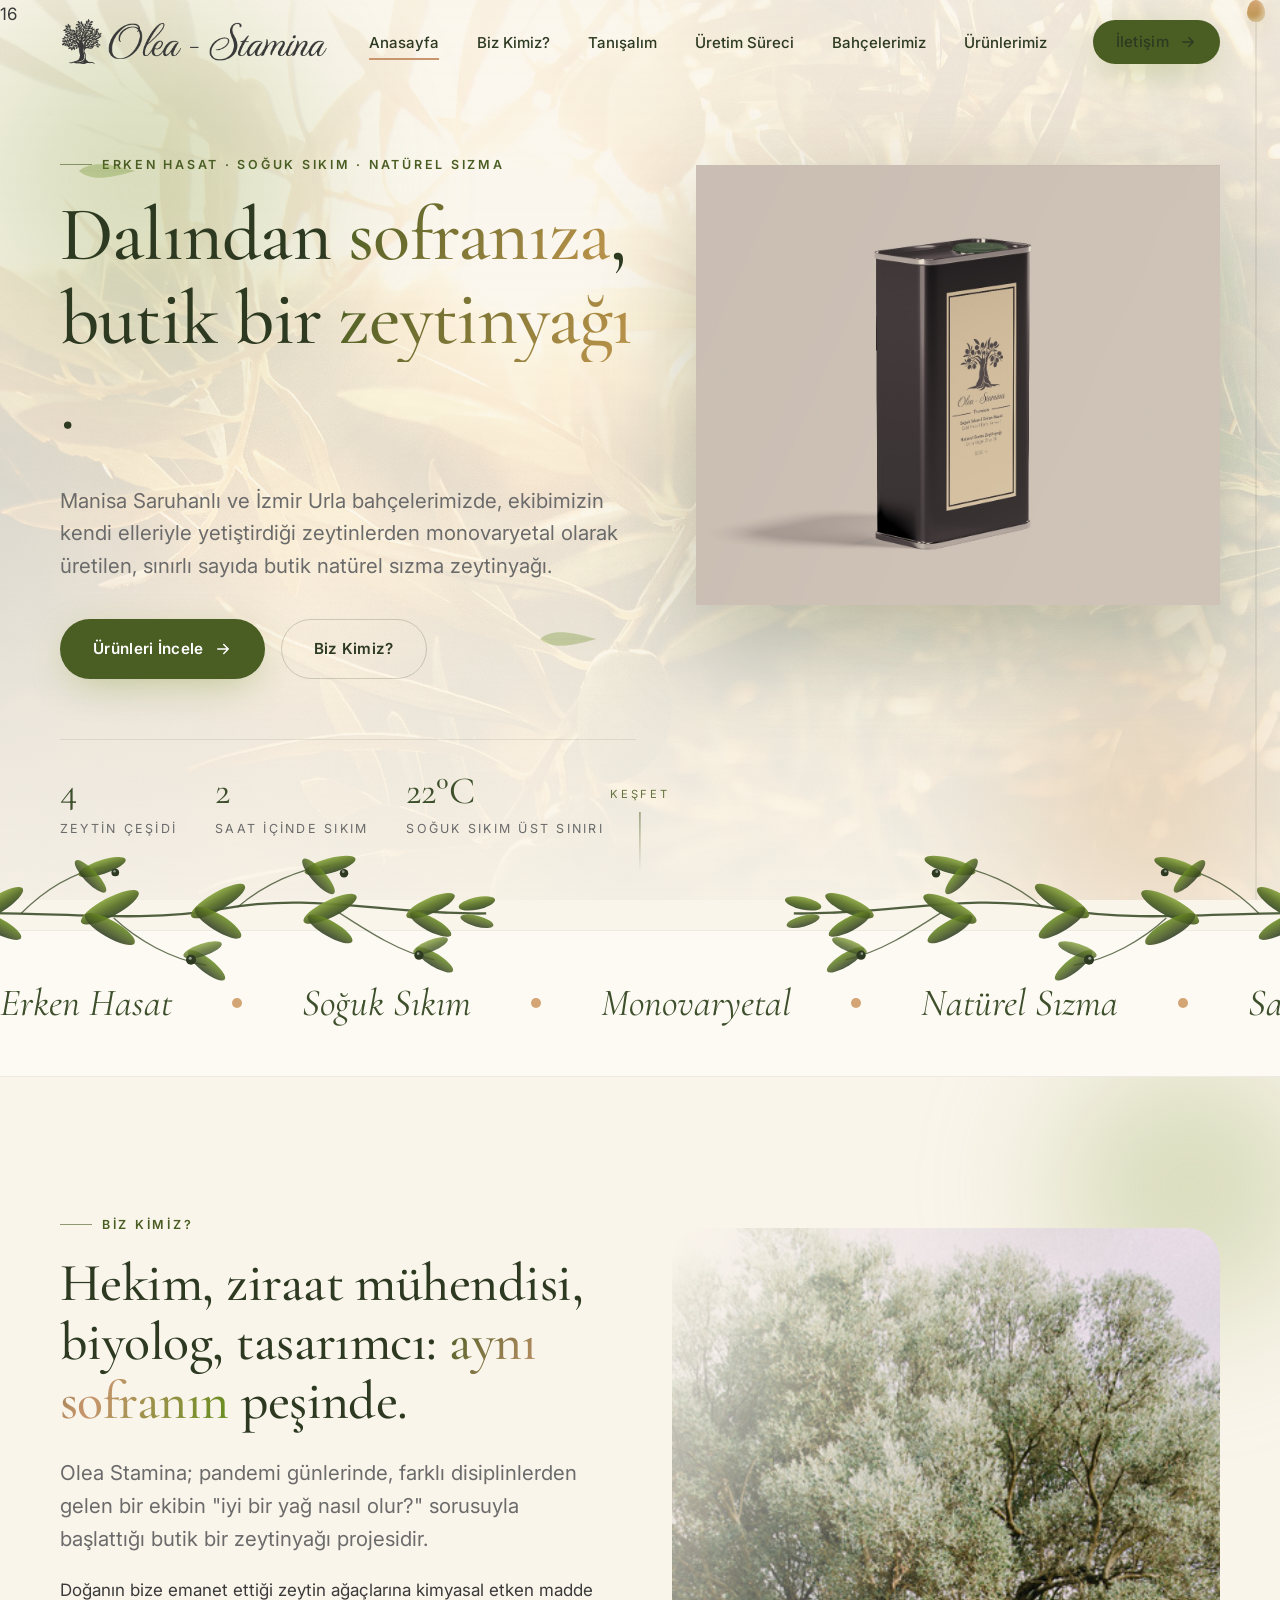
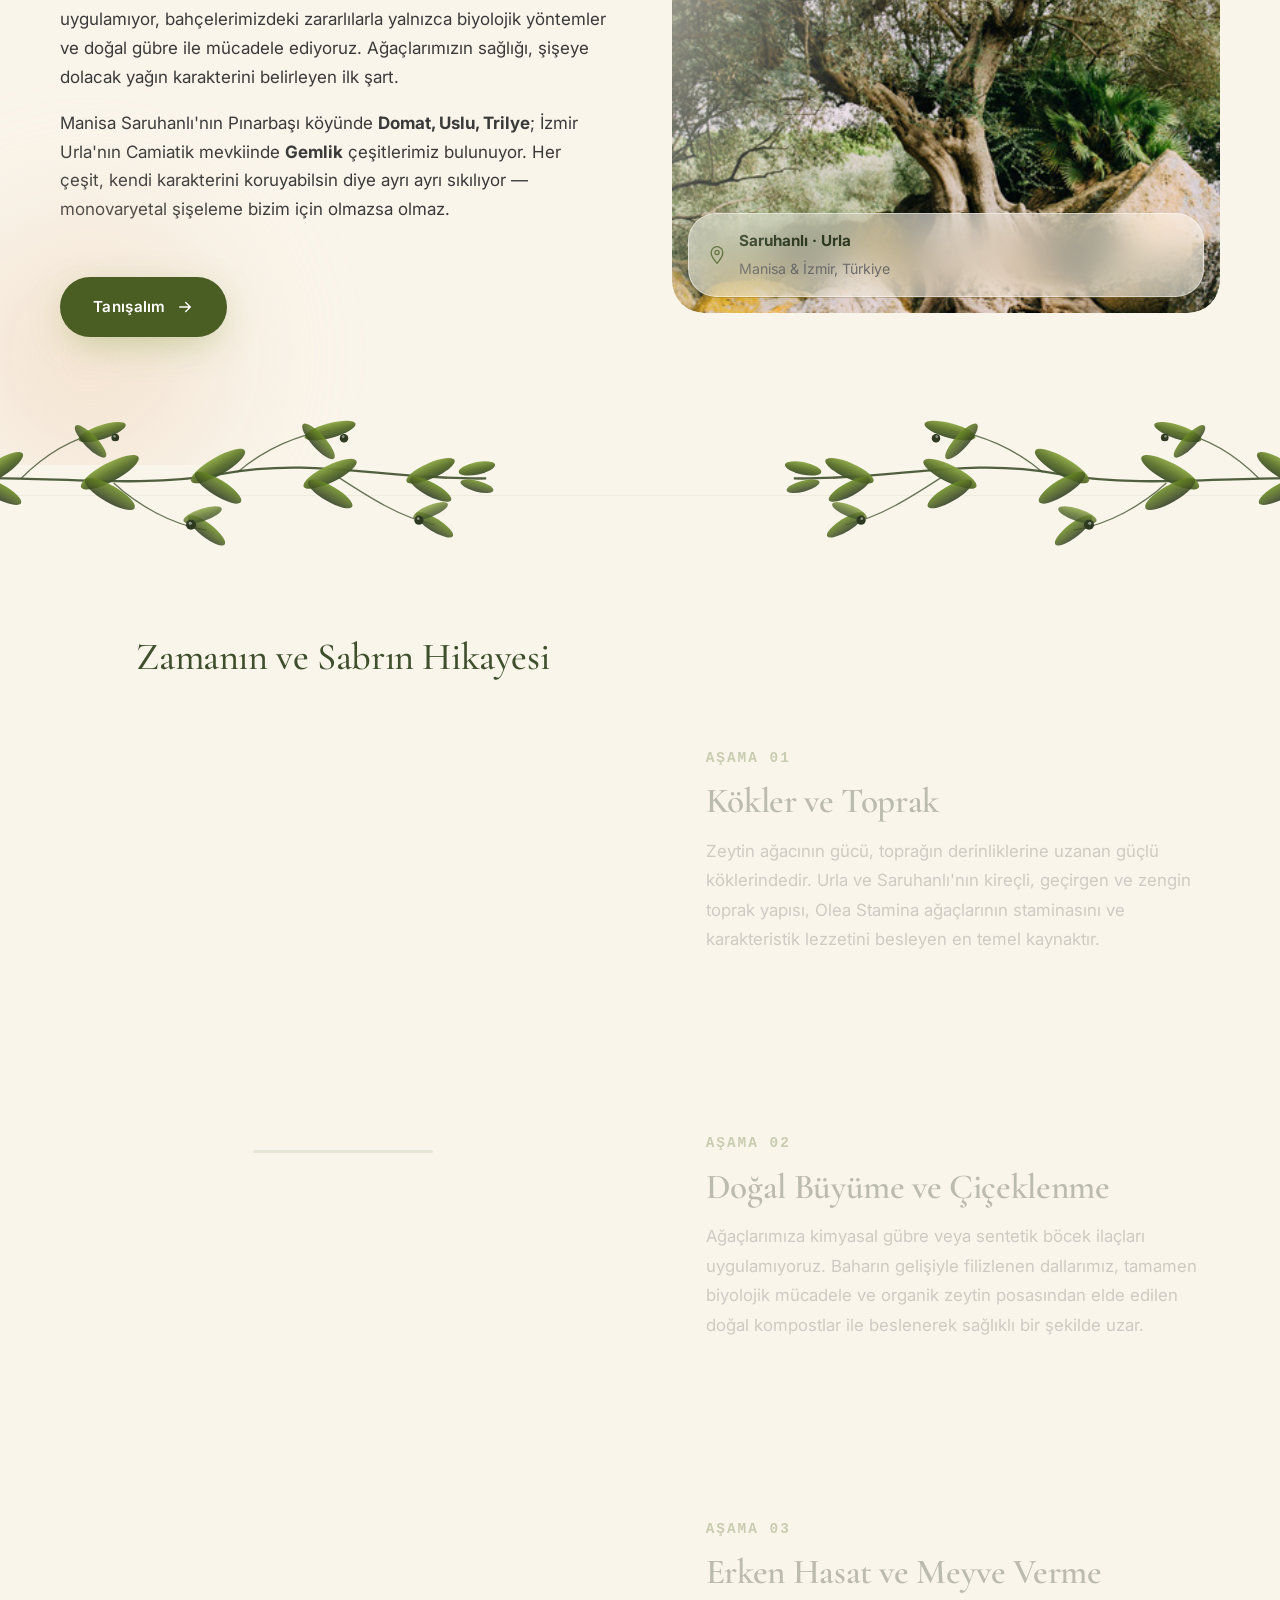
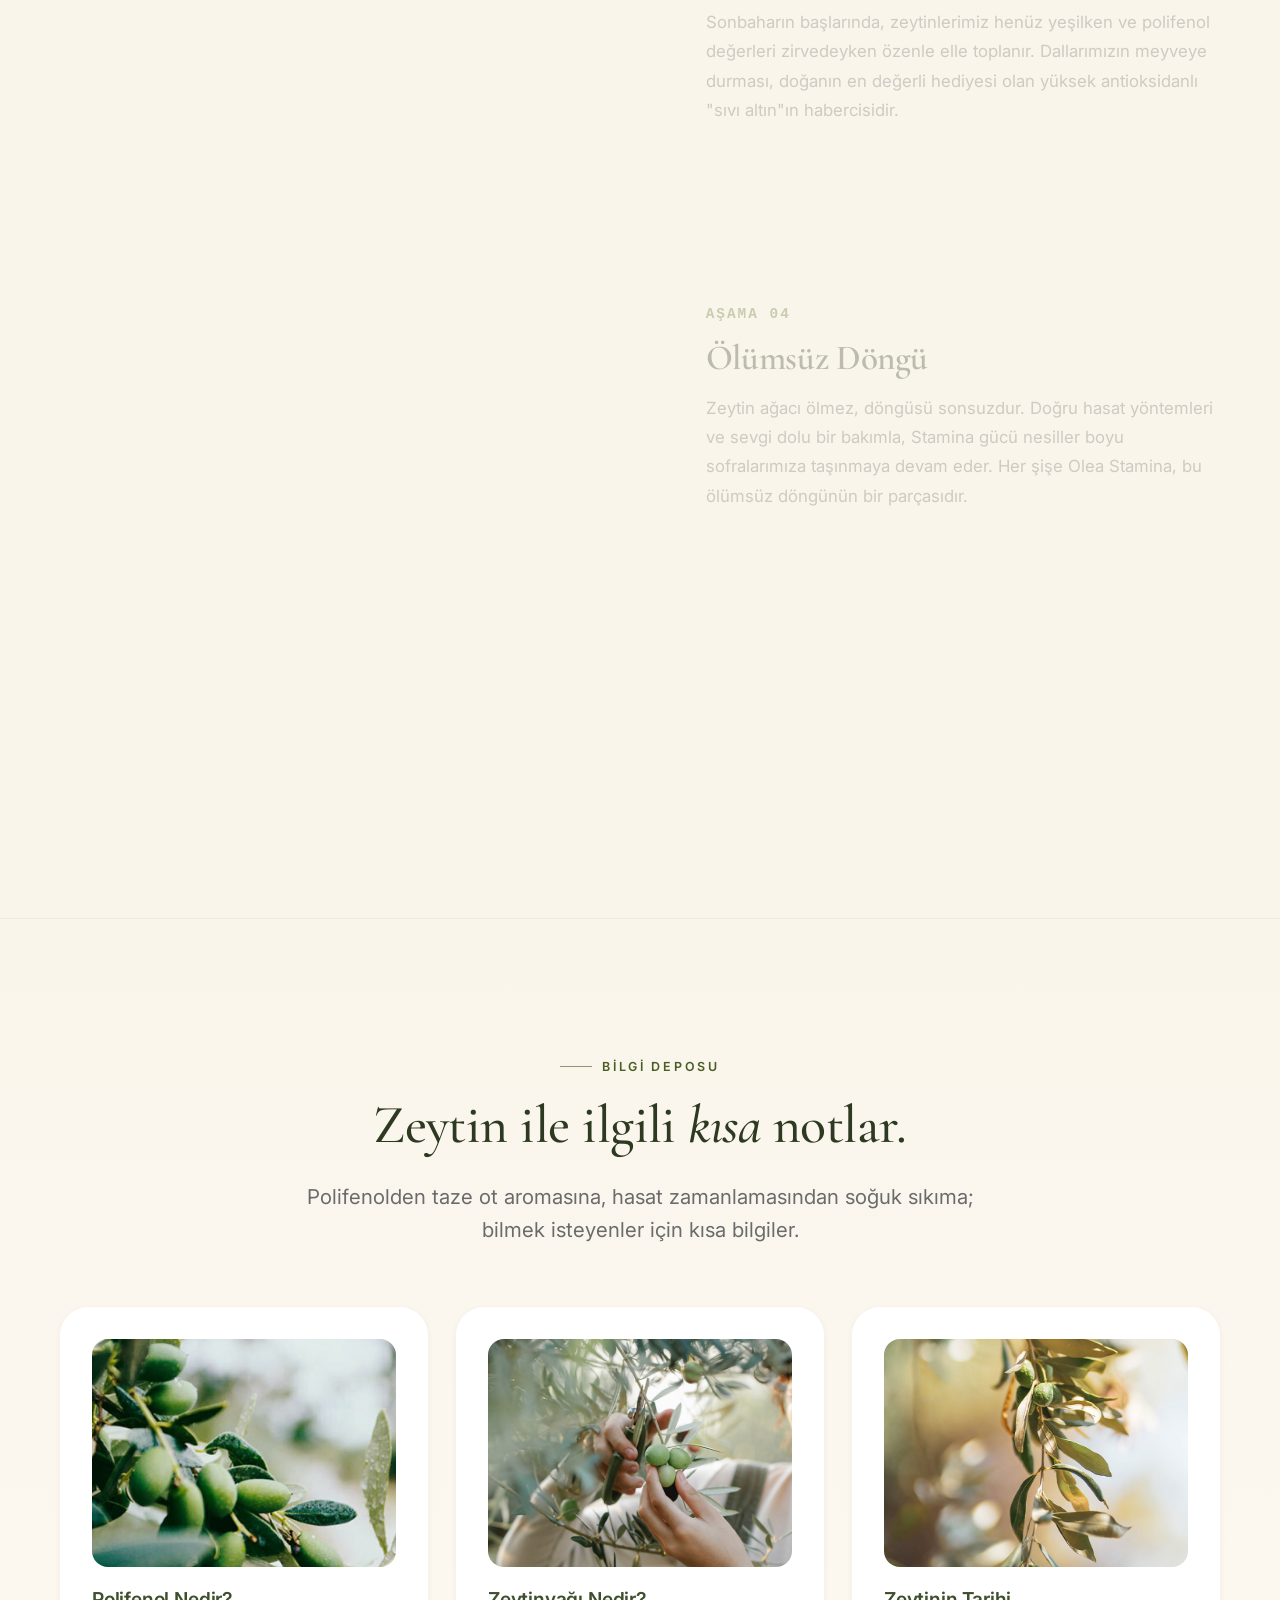
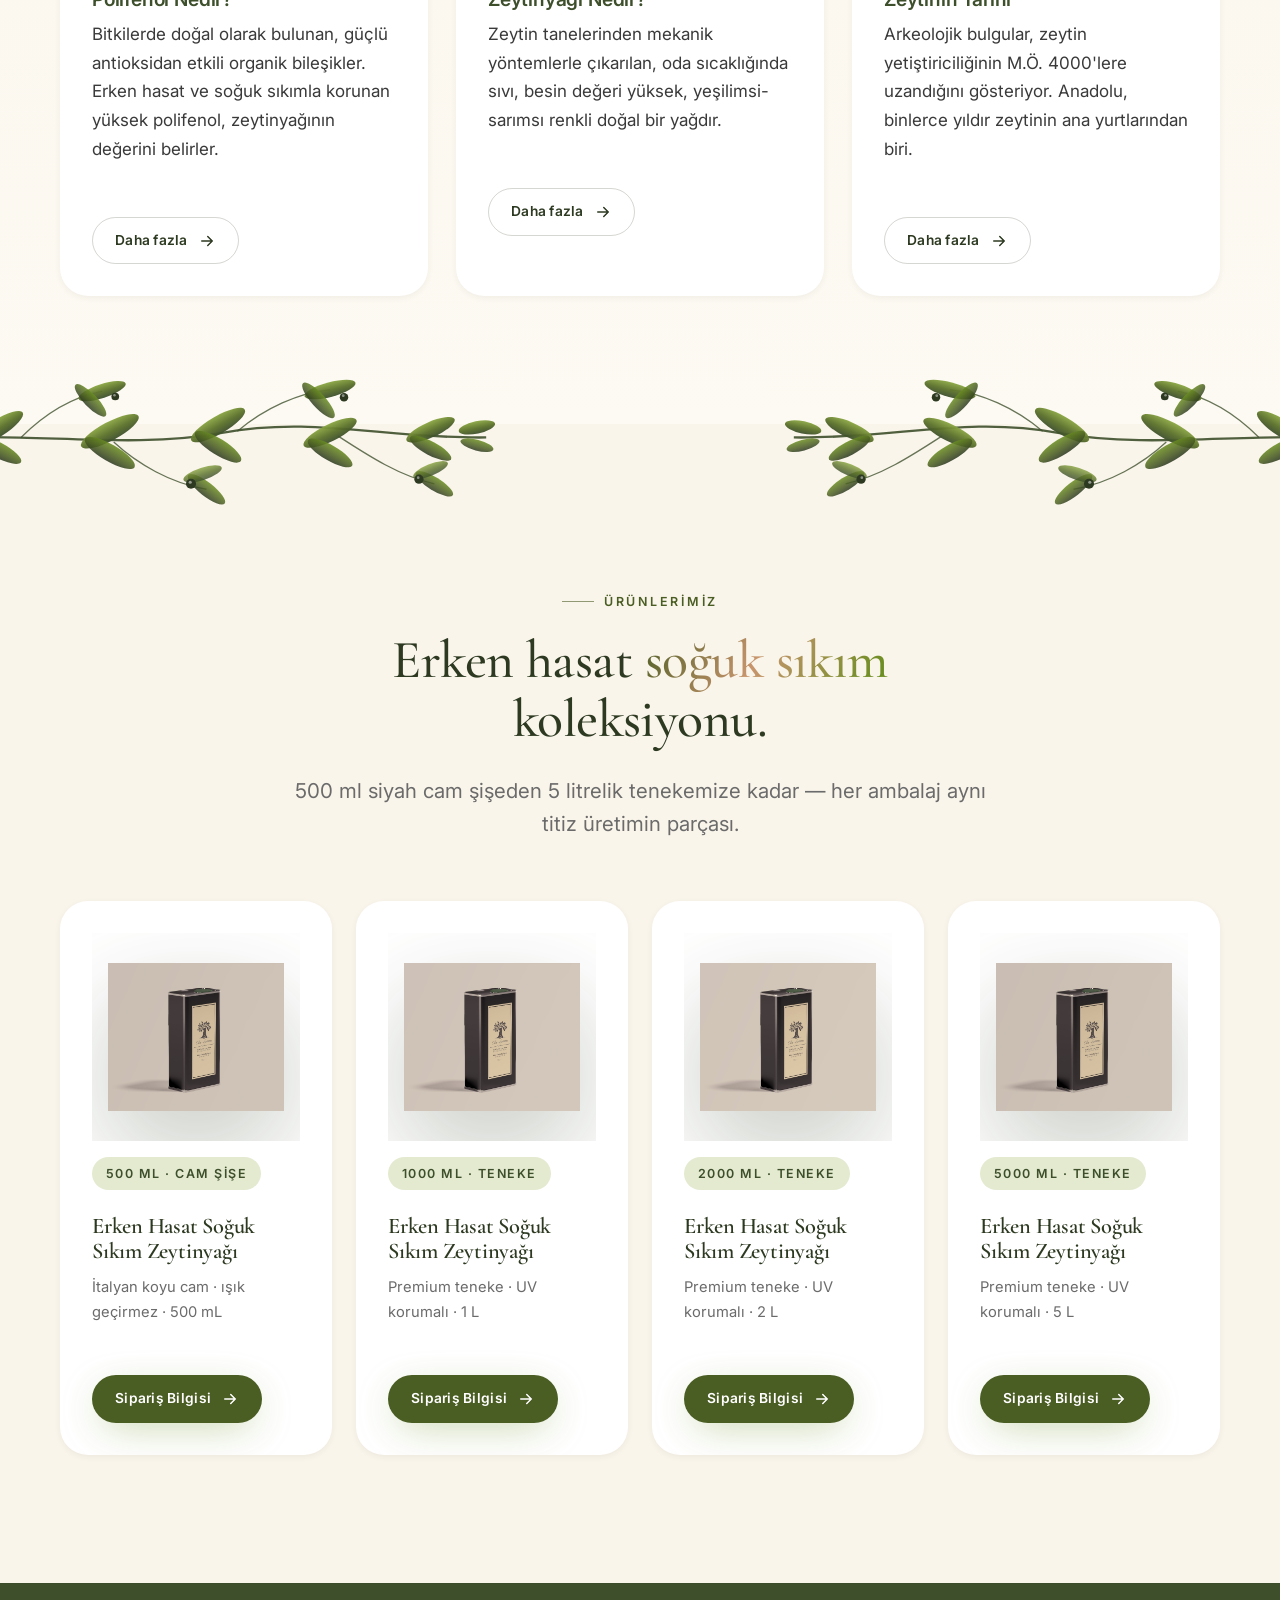
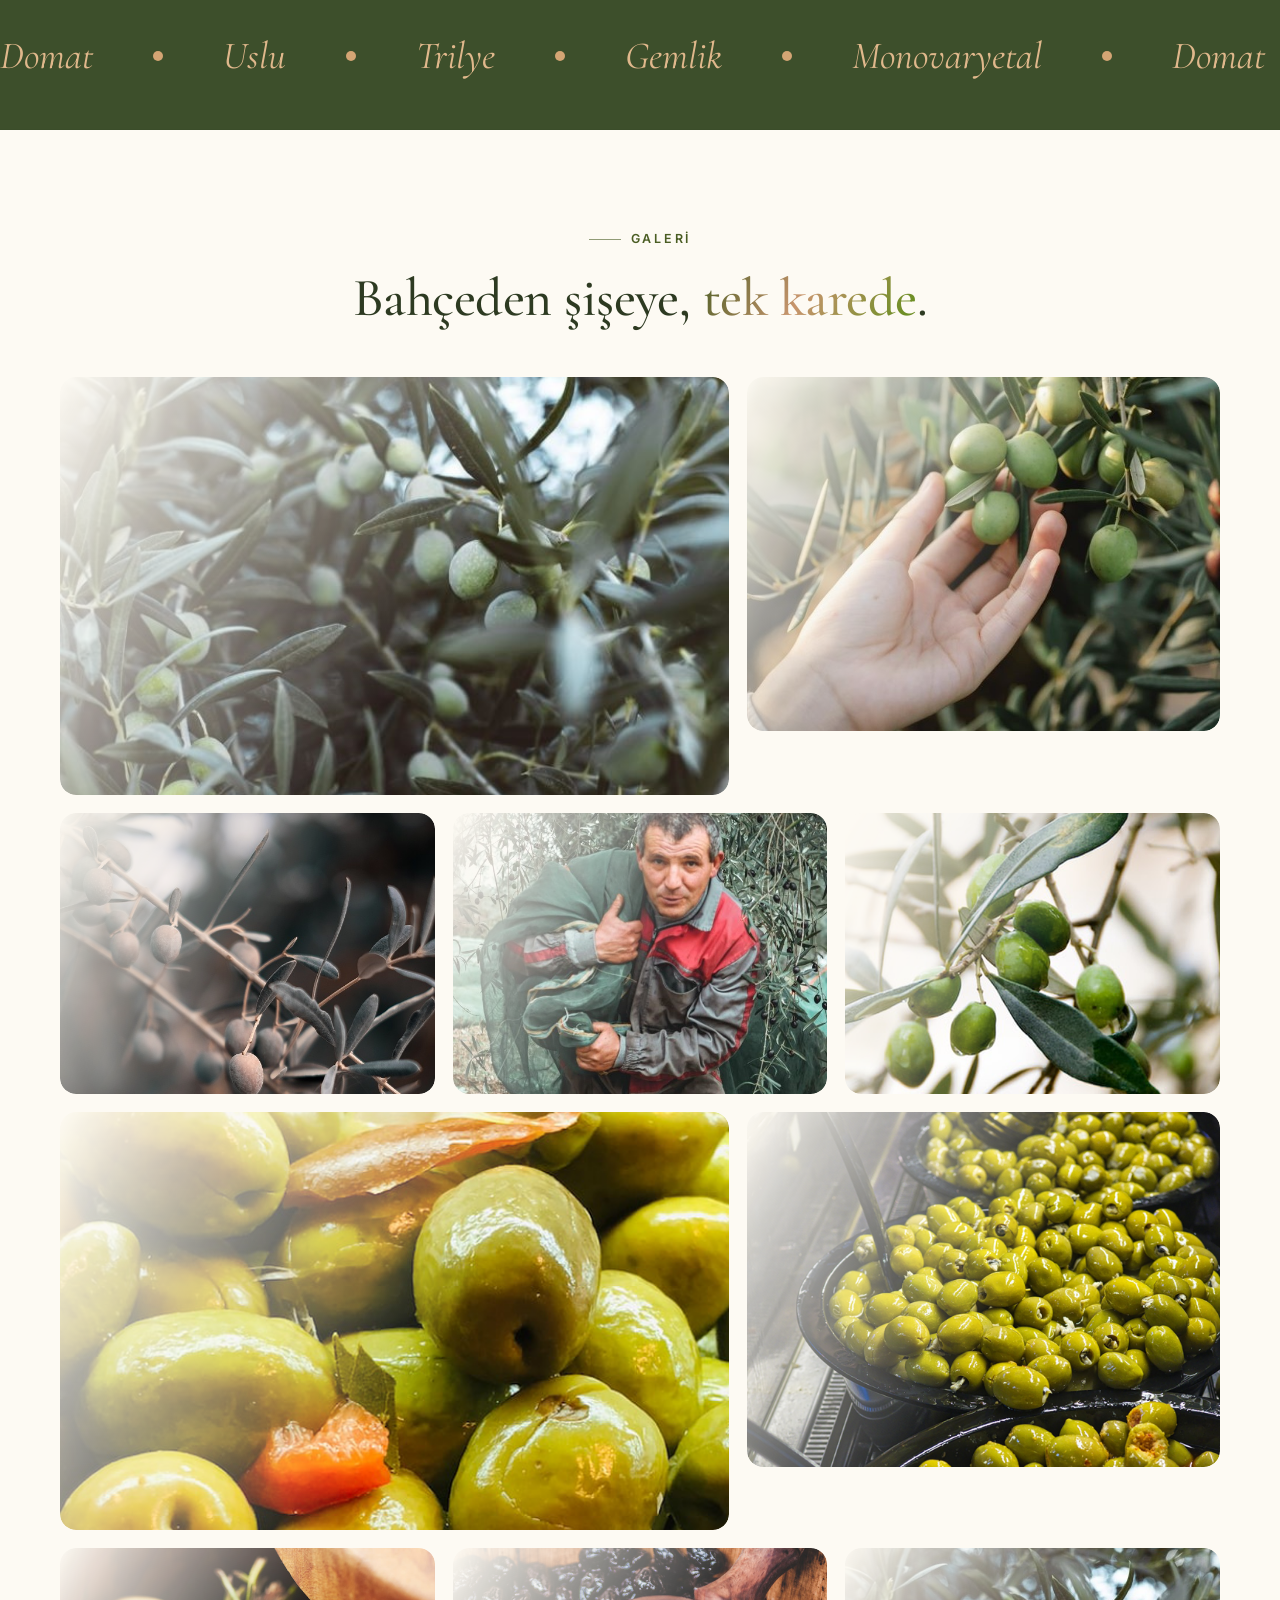
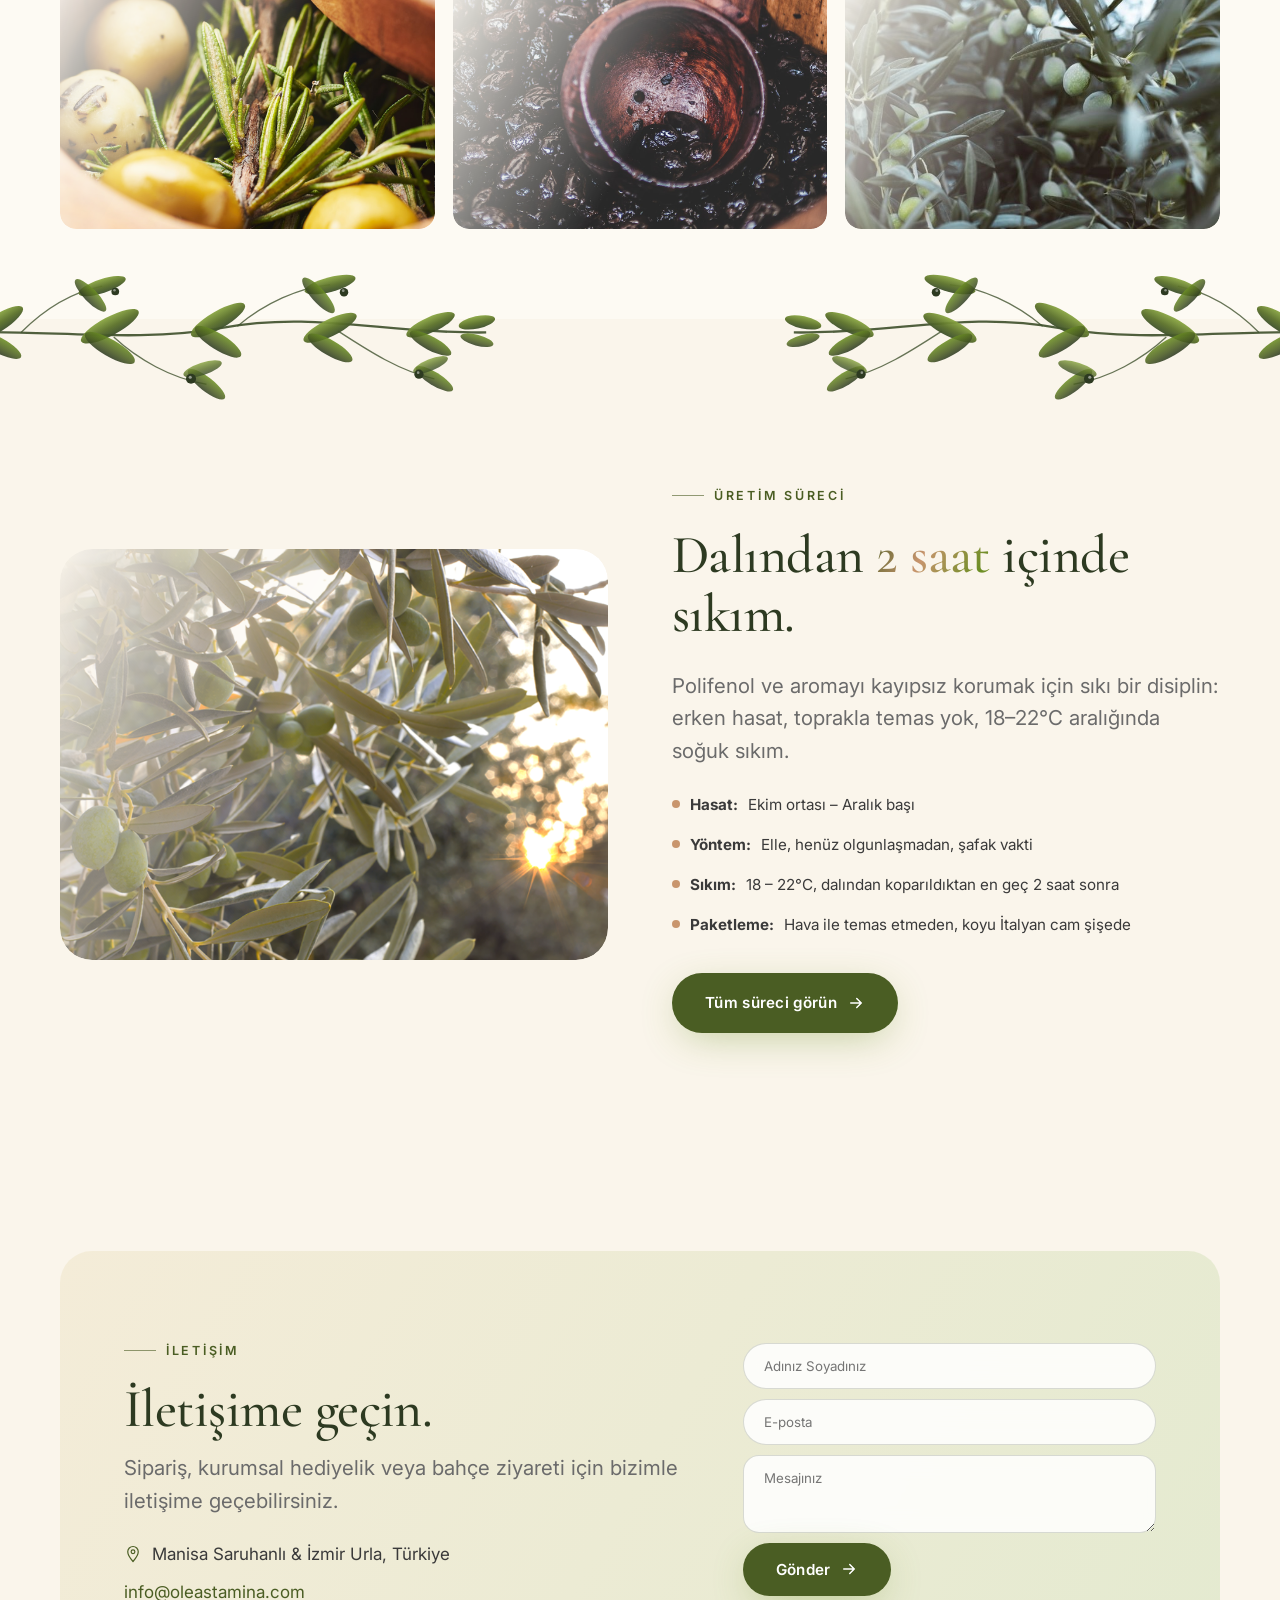
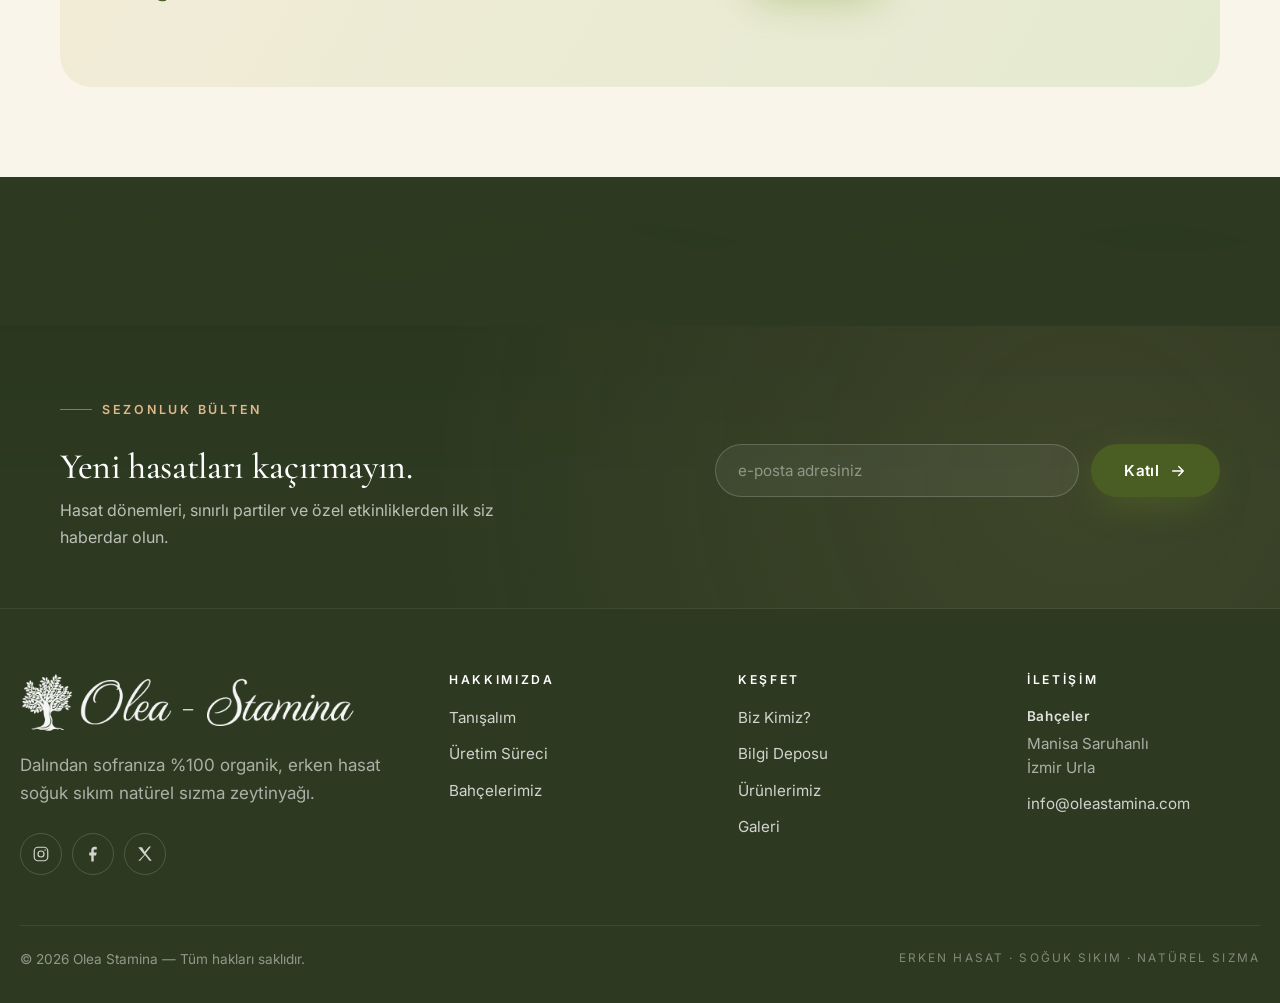
<file: index.html>
<!DOCTYPE html>
<html lang="tr">
<head>
<meta charset="UTF-8" />
<meta name="viewport" content="width=device-width, initial-scale=1.0" />
<title>Olea Stamina — Erken Hasat Soğuk Sıkım Zeytinyağı</title>
<meta name="description" content="Olea Stamina — Manisa Saruhanlı ve İzmir Urla bahçelerinden monovaryetal, erken hasat soğuk sıkım natürel sızma zeytinyağı." />
<link rel="icon" href="images/logo.png" type="image/png" />
<link rel="preconnect" href="https://fonts.googleapis.com" />
<link rel="preconnect" href="https://fonts.gstatic.com" crossorigin />
<link href="https://fonts.googleapis.com/css2?family=Cormorant+Garamond:ital,wght@0,400;0,500;0,600;1,400&family=Inter:wght@300;400;500;600;700&display=swap" rel="stylesheet" />
<link rel="stylesheet" href="css/style.css" />
<link rel="stylesheet" href="css/liquid.css" />
</head>
<body>
<!-- Page-wide continuous leaf shower -->
<div class="page-leaves" data-leaves="18" aria-hidden="true"
     style="position:fixed; inset:0; pointer-events:none; z-index:1; overflow:hidden;"></div>

<!-- Inline SVG sprite -->
<svg width="0" height="0" style="position:absolute" aria-hidden="true">
  <defs>
    <filter id="goo">
      <feGaussianBlur in="SourceGraphic" stdDeviation="12" />
      <feColorMatrix values="1 0 0 0 0  0 1 0 0 0  0 0 1 0 0  0 0 0 22 -10" />
      <feComposite in="SourceGraphic" />
    </filter>
    <linearGradient id="olive-grad" x1="0" y1="0" x2="1" y2="1">
      <stop offset="0%"  stop-color="#5a7029" />
      <stop offset="50%" stop-color="#6b8e23" />
      <stop offset="100%" stop-color="#a8b878" />
    </linearGradient>
    <linearGradient id="gold-grad" x1="0" y1="0" x2="1" y2="1">
      <stop offset="0%"  stop-color="#b8924a" />
      <stop offset="100%" stop-color="#e0b88c" />
    </linearGradient>
    <linearGradient id="oil-grad" x1="0" y1="0" x2="0" y2="1">
      <stop offset="0%"  stop-color="#e0b88c" />
      <stop offset="60%" stop-color="#c8956d" />
      <stop offset="100%" stop-color="#8b6432" />
    </linearGradient>
    <symbol id="i-leaf" viewBox="0 0 60 18">
      <path d="M2 9 C 12 0, 28 0, 58 9 C 28 18, 12 18, 2 9 Z" fill="currentColor" />
      <path d="M2 9 L58 9" stroke="rgba(0,0,0,0.18)" stroke-width="0.6" />
    </symbol>
    <symbol id="i-drop" viewBox="0 0 24 32">
      <path d="M12 2 C 6 12, 2 18, 2 22 a10 10 0 0 0 20 0 C 22 18, 18 12, 12 2 Z" fill="url(#oil-grad)" />
      <ellipse cx="9" cy="20" rx="3" ry="4" fill="rgba(255,255,255,0.45)" />
    </symbol>
    <symbol id="i-arrow" viewBox="0 0 24 24"><path fill="none" stroke="currentColor" stroke-width="2" stroke-linecap="round" stroke-linejoin="round" d="M5 12h14M13 6l6 6-6 6"/></symbol>
    <symbol id="i-menu"  viewBox="0 0 24 24"><path fill="none" stroke="currentColor" stroke-width="2" stroke-linecap="round" d="M4 7h16M4 12h16M4 17h16"/></symbol>
    <symbol id="i-heart" viewBox="0 0 24 24"><path d="M12 21s-7-4.5-9.5-9A5.5 5.5 0 0 1 12 6a5.5 5.5 0 0 1 9.5 6c-2.5 4.5-9.5 9-9.5 9z" fill="none" stroke="currentColor" stroke-width="1.6" stroke-linejoin="round"/></symbol>
    <symbol id="i-sun"   viewBox="0 0 24 24"><circle cx="12" cy="12" r="4" fill="none" stroke="currentColor" stroke-width="1.6"/><path stroke="currentColor" stroke-width="1.6" stroke-linecap="round" d="M12 3v2M12 19v2M3 12h2M19 12h2M5.6 5.6l1.4 1.4M17 17l1.4 1.4M5.6 18.4 7 17M17 7l1.4-1.4"/></symbol>
    <symbol id="i-shield" viewBox="0 0 24 24"><path d="M12 3l8 3v6c0 5-3.5 8.5-8 9-4.5-.5-8-4-8-9V6l8-3z" fill="none" stroke="currentColor" stroke-width="1.6" stroke-linejoin="round"/><path d="M9 12l2 2 4-4" fill="none" stroke="currentColor" stroke-width="1.6" stroke-linecap="round" stroke-linejoin="round"/></symbol>
    <symbol id="i-tree" viewBox="0 0 24 24"><path d="M12 3c4 4 6 7 6 10a6 6 0 1 1-12 0c0-3 2-6 6-10z" fill="none" stroke="currentColor" stroke-width="1.6" stroke-linejoin="round"/><path d="M12 13v8" stroke="currentColor" stroke-width="1.6" stroke-linecap="round"/></symbol>
    <symbol id="i-pin"  viewBox="0 0 24 24"><path d="M12 22s-7-8-7-13a7 7 0 1 1 14 0c0 5-7 13-7 13z" fill="none" stroke="currentColor" stroke-width="1.6" stroke-linejoin="round"/><circle cx="12" cy="9" r="2.5" fill="none" stroke="currentColor" stroke-width="1.6"/></symbol>
    <symbol id="i-instagram" viewBox="0 0 24 24"><rect x="3" y="3" width="18" height="18" rx="5" fill="none" stroke="currentColor" stroke-width="1.6"/><circle cx="12" cy="12" r="4" fill="none" stroke="currentColor" stroke-width="1.6"/><circle cx="17.5" cy="6.5" r="1" fill="currentColor"/></symbol>
    <symbol id="i-facebook" viewBox="0 0 24 24"><path d="M13 22v-8h3l1-4h-4V7.5C13 6.6 13.4 6 14.8 6H17V2.5C16.5 2.4 15.3 2.3 14 2.3 11.4 2.3 9.7 3.9 9.7 6.9V10H7v4h2.7v8z" fill="currentColor"/></symbol>
    <symbol id="i-x" viewBox="0 0 24 24"><path d="M3 3l8 10L3 21h2.5l6.5-7.7 6 7.7H21l-8-10 7-9h-2.5l-6 7L8 3z" fill="currentColor"/></symbol>
    <symbol id="i-bottle" viewBox="0 0 24 24"><path d="M9 2h6v3l1 2v3a4 4 0 0 1-1 2v8a2 2 0 0 1-2 2h-2a2 2 0 0 1-2-2v-8a4 4 0 0 1-1-2V7l1-2V2z" fill="none" stroke="currentColor" stroke-width="1.6" stroke-linejoin="round"/></symbol>
  </defs>
</svg>

<!-- Mouse-following orb (soft amber glow) -->
<div class="mouse-orb" aria-hidden="true"></div>

<!-- Scroll progress rail -->
<div class="scroll-progress" aria-hidden="true"><i></i></div>

<!-- Side rails with falling oil drops -->
<div class="side-rail left" aria-hidden="true"></div>
<div class="side-rail right" aria-hidden="true"></div>

<!-- ============================ Header ============================ -->
<header class="site-header" role="banner">
  <div class="container nav">
    <a href="index.html" class="brand" aria-label="Olea Stamina anasayfa">
      <img src="images/logo.png" alt="Olea Stamina" style="height:48px; width:auto;" />
    </a>
    <nav aria-label="Ana navigasyon">
      <ul class="nav-links">
        <li><a href="index.html">Anasayfa</a></li>
        <li><a href="index.html#about">Biz Kimiz?</a></li>
        <li><a href="tanisalim.html">Tanışalım</a></li>
        <li><a href="uretim-sureci.html">Üretim Süreci</a></li>
        <li><a href="bahcelerimiz.html">Bahçelerimiz</a></li>
        <li><a href="index.html#urunler">Ürünlerimiz</a></li>
        <li class="nav-cta"><a href="#iletisim" class="btn btn--sm" data-magnet>İletişim <svg><use href="#i-arrow"/></svg></a></li>
      </ul>
    </nav>
    <button class="menu-toggle" aria-expanded="false" aria-label="Menüyü aç/kapat">
      <svg width="28" height="28"><use href="#i-menu"/></svg>
    </button>
  </div>
</header>

<!-- ============================ Hero with real photo background ============================ -->
<section class="hero" id="home" style="position:relative; overflow:hidden;">
  <!-- Real hero photo as parallax background -->
  <div data-parallax="0.18" style="position:absolute; inset:-10% 0 -20% 0; z-index:-3;">
    <img src="images/home-img.9e892fca9fd5e092.jpg" alt="" style="width:100%; height:120%; object-fit:cover; opacity:0.55;" />
  </div>
  <!-- Cream overlay so text is readable -->
  <div style="position:absolute; inset:0; z-index:-2; background:
       linear-gradient(180deg, rgba(250,245,235,0.85) 0%, rgba(250,245,235,0.72) 50%, rgba(250,245,235,0.95) 100%);"></div>

  <!-- Decorative blobs -->
  <div class="blob blob--1" data-blob-track aria-hidden="true"></div>
  <div class="blob blob--2" data-blob-track aria-hidden="true"></div>
  <div class="blob blob--3" data-blob-track aria-hidden="true"></div>

  <!-- Floating oil drops -->
  <div class="oil-drops" data-count="16" aria-hidden="true"></div>
  <!-- Sparkles -->
  <div style="position:absolute; inset:0; pointer-events:none;" data-sparkles="14" aria-hidden="true"></div>
  <!-- Falling leaves -->
  <div style="position:absolute; inset:0; pointer-events:none;" data-leaves="20" aria-hidden="true"></div>

  <svg class="leaf" style="top:18%; left:6%;" aria-hidden="true"><use href="#i-leaf"/></svg>
  <svg class="leaf" style="top:70%; left:42%; animation-delay:-2s;" aria-hidden="true"><use href="#i-leaf"/></svg>
  <svg class="leaf" style="top:30%; right:14%; animation-delay:-4s;" aria-hidden="true"><use href="#i-leaf"/></svg>

  <div class="container hero-inner">
    <div>
      <p class="eyebrow reveal">Erken Hasat · Soğuk Sıkım · Natürel Sızma</p>
      <h1 data-split>
        Dalından <span class="accent text-flow">sofranıza</span>,<br>
        butik bir <span class="accent text-flow">zeytinyağı</span>.
      </h1>
      <p class="lead reveal delay-1">
        Manisa Saruhanlı ve İzmir Urla bahçelerimizde, ekibimizin kendi elleriyle
        yetiştirdiği zeytinlerden monovaryetal olarak üretilen, sınırlı sayıda butik
        natürel sızma zeytinyağı.
      </p>
      <div class="hero-cta reveal delay-2">
        <a href="#urunler" class="btn btn--pulse" data-magnet>Ürünleri İncele <svg><use href="#i-arrow"/></svg></a>
        <a href="#about" class="btn btn--ghost">Biz Kimiz?</a>
      </div>

      <div class="hero-stats">
        <div class="stat kpi reveal delay-3"><span class="stat-value"><span data-count="4">0</span></span><span class="stat-label">Zeytin çeşidi</span></div>
        <div class="stat kpi reveal delay-3"><span class="stat-value"><span data-count="2">0</span></span><span class="stat-label">Saat içinde sıkım</span></div>
        <div class="stat kpi reveal delay-3"><span class="stat-value"><span data-count="22">0</span>°C</span><span class="stat-label">Soğuk sıkım üst sınırı</span></div>
      </div>
    </div>

    <!-- Hero visual: REAL bottle photo -->
    <div class="hero-visual reveal delay-2">
      <div class="bottle-wrap--real glow-pulse" data-tilt="8">
        <img src="images/bir.png" alt="Olea Stamina premium zeytinyağı teneke" />
      </div>
    </div>
  </div>

  <!-- Scroll hint -->
  <div class="scroll-hint" aria-hidden="true">keşfet</div>
</section>

<!-- Big olive-branch divider (left + right) -->
<div class="big-branches" aria-hidden="true">
    <svg class="branch-l" viewBox="0 0 700 220" xmlns="http://www.w3.org/2000/svg" preserveAspectRatio="xMinYMid meet">
      <defs>
        <linearGradient id="bg-l-top" x1="0" y1="0" x2="0" y2="1">
          <stop offset="0%"  stop-color="#8aa642"/>
          <stop offset="55%" stop-color="#5a7029"/>
          <stop offset="100%" stop-color="#3d4f2b"/>
        </linearGradient>
        <linearGradient id="bg-l-bot" x1="0" y1="0" x2="0" y2="1">
          <stop offset="0%"  stop-color="#6b8e23"/>
          <stop offset="60%" stop-color="#4a5d23"/>
          <stop offset="100%" stop-color="#2d3a21"/>
        </linearGradient>
      </defs>

      <!-- Main woody stem (curved) -->
      <path d="M -10 110 C 120 100, 250 124, 370 102 S 580 110, 712 108"
            stroke="#3d4f2b" stroke-width="3" fill="none" opacity="0.9"/>

      <!-- Side branches springing off the main stem -->
      <path d="M 110 108 C 140 78, 175 56, 215 48" stroke="#3d4f2b" stroke-width="1.7" fill="none" opacity="0.78"/>
      <path d="M 230 114 C 260 142, 305 168, 350 175" stroke="#3d4f2b" stroke-width="1.7" fill="none" opacity="0.78"/>
      <path d="M 390 100 C 425 70, 470 50, 510 46" stroke="#3d4f2b" stroke-width="1.7" fill="none" opacity="0.78"/>
      <path d="M 520 106 C 560 132, 600 158, 645 168" stroke="#3d4f2b" stroke-width="1.7" fill="none" opacity="0.78"/>

      <!-- Leaf cluster 1 (base) -->
      <g class="leaf-cluster">
        <ellipse cx="80" cy="96"  rx="38" ry="11"  fill="url(#bg-l-top)" transform="rotate(-32 80 96)"  opacity="0.95"/>
        <ellipse cx="80" cy="124" rx="34" ry="10"  fill="url(#bg-l-bot)" transform="rotate(28 80 124)" opacity="0.88"/>
      </g>

      <!-- Side branch tip cluster -->
      <g class="leaf-cluster">
        <ellipse cx="215" cy="48"  rx="32" ry="9"   fill="url(#bg-l-top)" transform="rotate(-18 215 48)" opacity="0.95"/>
        <ellipse cx="200" cy="60"  rx="28" ry="8.5" fill="url(#bg-l-bot)" transform="rotate(46 200 60)"  opacity="0.85"/>
        <circle cx="232" cy="55" r="5" fill="#2d3a21" class="berry"/>
        <circle cx="231" cy="53.5" r="1.6" fill="rgba(255,255,255,0.45)"/>
      </g>

      <!-- Cluster 2 -->
      <g class="leaf-cluster">
        <ellipse cx="225" cy="100" rx="42" ry="12"   fill="url(#bg-l-top)" transform="rotate(-28 225 100)" opacity="0.95"/>
        <ellipse cx="225" cy="128" rx="37" ry="11"   fill="url(#bg-l-bot)" transform="rotate(30 225 128)"  opacity="0.88"/>
      </g>

      <!-- Lower-side tip with olives -->
      <g class="leaf-cluster">
        <ellipse cx="350" cy="175" rx="30" ry="9"   fill="url(#bg-l-bot)" transform="rotate(38 350 175)" opacity="0.85"/>
        <ellipse cx="345" cy="155" rx="26" ry="8"   fill="url(#bg-l-top)" transform="rotate(-18 345 155)" opacity="0.82"/>
        <circle cx="330" cy="168" r="6.5" fill="#2d3a21" class="berry"/>
        <circle cx="329" cy="166" r="2" fill="rgba(255,255,255,0.5)"/>
      </g>

      <!-- Cluster 3 -->
      <g class="leaf-cluster">
        <ellipse cx="365" cy="92"  rx="40" ry="11.5" fill="url(#bg-l-top)" transform="rotate(-30 365 92)"  opacity="0.95"/>
        <ellipse cx="365" cy="120" rx="35" ry="10.5" fill="url(#bg-l-bot)" transform="rotate(32 365 120)" opacity="0.88"/>
      </g>

      <!-- Upper-side tip with olives -->
      <g class="leaf-cluster">
        <ellipse cx="510" cy="46"  rx="34" ry="9.5" fill="url(#bg-l-top)" transform="rotate(-15 510 46)" opacity="0.95"/>
        <ellipse cx="495" cy="60"  rx="30" ry="9"   fill="url(#bg-l-bot)" transform="rotate(48 495 60)"  opacity="0.85"/>
        <circle cx="528" cy="56" r="5.5" fill="#2d3a21" class="berry"/>
        <circle cx="527" cy="54" r="1.8" fill="rgba(255,255,255,0.45)"/>
      </g>

      <!-- Cluster 4 -->
      <g class="leaf-cluster">
        <ellipse cx="510" cy="102" rx="38" ry="11"   fill="url(#bg-l-top)" transform="rotate(-26 510 102)" opacity="0.95"/>
        <ellipse cx="510" cy="128" rx="33" ry="10"   fill="url(#bg-l-bot)" transform="rotate(30 510 128)" opacity="0.88"/>
      </g>

      <!-- Lower tip cluster -->
      <g class="leaf-cluster">
        <ellipse cx="645" cy="168" rx="28" ry="8.5" fill="url(#bg-l-bot)" transform="rotate(32 645 168)" opacity="0.85"/>
        <ellipse cx="640" cy="150" rx="24" ry="7.5" fill="url(#bg-l-top)" transform="rotate(-22 640 150)" opacity="0.82"/>
        <circle cx="625" cy="162" r="6" fill="#2d3a21" class="berry"/>
        <circle cx="624" cy="160" r="1.7" fill="rgba(255,255,255,0.45)"/>
      </g>

      <!-- Cluster 5 (toward end of main stem) -->
      <g class="leaf-cluster">
        <ellipse cx="640" cy="98"  rx="34" ry="10"   fill="url(#bg-l-top)" transform="rotate(-24 640 98)"  opacity="0.95"/>
        <ellipse cx="640" cy="122" rx="30" ry="9"    fill="url(#bg-l-bot)" transform="rotate(28 640 122)" opacity="0.88"/>
      </g>

      <!-- Final tip cluster -->
      <g class="leaf-cluster">
        <ellipse cx="700" cy="95"  rx="24" ry="8"    fill="url(#bg-l-top)" transform="rotate(-12 700 95)" opacity="0.95"/>
        <ellipse cx="700" cy="118" rx="22" ry="7"    fill="url(#bg-l-bot)" transform="rotate(15 700 118)" opacity="0.85"/>
      </g>
    </svg>
    <svg class="branch-r" viewBox="0 0 700 220" xmlns="http://www.w3.org/2000/svg" preserveAspectRatio="xMinYMid meet">
      <defs>
        <linearGradient id="bg-r-top" x1="0" y1="0" x2="0" y2="1">
          <stop offset="0%"  stop-color="#8aa642"/>
          <stop offset="55%" stop-color="#5a7029"/>
          <stop offset="100%" stop-color="#3d4f2b"/>
        </linearGradient>
        <linearGradient id="bg-r-bot" x1="0" y1="0" x2="0" y2="1">
          <stop offset="0%"  stop-color="#6b8e23"/>
          <stop offset="60%" stop-color="#4a5d23"/>
          <stop offset="100%" stop-color="#2d3a21"/>
        </linearGradient>
      </defs>

      <!-- Main woody stem (curved) -->
      <path d="M -10 110 C 120 100, 250 124, 370 102 S 580 110, 712 108"
            stroke="#3d4f2b" stroke-width="3" fill="none" opacity="0.9"/>

      <!-- Side branches springing off the main stem -->
      <path d="M 110 108 C 140 78, 175 56, 215 48" stroke="#3d4f2b" stroke-width="1.7" fill="none" opacity="0.78"/>
      <path d="M 230 114 C 260 142, 305 168, 350 175" stroke="#3d4f2b" stroke-width="1.7" fill="none" opacity="0.78"/>
      <path d="M 390 100 C 425 70, 470 50, 510 46" stroke="#3d4f2b" stroke-width="1.7" fill="none" opacity="0.78"/>
      <path d="M 520 106 C 560 132, 600 158, 645 168" stroke="#3d4f2b" stroke-width="1.7" fill="none" opacity="0.78"/>

      <!-- Leaf cluster 1 (base) -->
      <g class="leaf-cluster">
        <ellipse cx="80" cy="96"  rx="38" ry="11"  fill="url(#bg-r-top)" transform="rotate(-32 80 96)"  opacity="0.95"/>
        <ellipse cx="80" cy="124" rx="34" ry="10"  fill="url(#bg-r-bot)" transform="rotate(28 80 124)" opacity="0.88"/>
      </g>

      <!-- Side branch tip cluster -->
      <g class="leaf-cluster">
        <ellipse cx="215" cy="48"  rx="32" ry="9"   fill="url(#bg-r-top)" transform="rotate(-18 215 48)" opacity="0.95"/>
        <ellipse cx="200" cy="60"  rx="28" ry="8.5" fill="url(#bg-r-bot)" transform="rotate(46 200 60)"  opacity="0.85"/>
        <circle cx="232" cy="55" r="5" fill="#2d3a21" class="berry"/>
        <circle cx="231" cy="53.5" r="1.6" fill="rgba(255,255,255,0.45)"/>
      </g>

      <!-- Cluster 2 -->
      <g class="leaf-cluster">
        <ellipse cx="225" cy="100" rx="42" ry="12"   fill="url(#bg-r-top)" transform="rotate(-28 225 100)" opacity="0.95"/>
        <ellipse cx="225" cy="128" rx="37" ry="11"   fill="url(#bg-r-bot)" transform="rotate(30 225 128)"  opacity="0.88"/>
      </g>

      <!-- Lower-side tip with olives -->
      <g class="leaf-cluster">
        <ellipse cx="350" cy="175" rx="30" ry="9"   fill="url(#bg-r-bot)" transform="rotate(38 350 175)" opacity="0.85"/>
        <ellipse cx="345" cy="155" rx="26" ry="8"   fill="url(#bg-r-top)" transform="rotate(-18 345 155)" opacity="0.82"/>
        <circle cx="330" cy="168" r="6.5" fill="#2d3a21" class="berry"/>
        <circle cx="329" cy="166" r="2" fill="rgba(255,255,255,0.5)"/>
      </g>

      <!-- Cluster 3 -->
      <g class="leaf-cluster">
        <ellipse cx="365" cy="92"  rx="40" ry="11.5" fill="url(#bg-r-top)" transform="rotate(-30 365 92)"  opacity="0.95"/>
        <ellipse cx="365" cy="120" rx="35" ry="10.5" fill="url(#bg-r-bot)" transform="rotate(32 365 120)" opacity="0.88"/>
      </g>

      <!-- Upper-side tip with olives -->
      <g class="leaf-cluster">
        <ellipse cx="510" cy="46"  rx="34" ry="9.5" fill="url(#bg-r-top)" transform="rotate(-15 510 46)" opacity="0.95"/>
        <ellipse cx="495" cy="60"  rx="30" ry="9"   fill="url(#bg-r-bot)" transform="rotate(48 495 60)"  opacity="0.85"/>
        <circle cx="528" cy="56" r="5.5" fill="#2d3a21" class="berry"/>
        <circle cx="527" cy="54" r="1.8" fill="rgba(255,255,255,0.45)"/>
      </g>

      <!-- Cluster 4 -->
      <g class="leaf-cluster">
        <ellipse cx="510" cy="102" rx="38" ry="11"   fill="url(#bg-r-top)" transform="rotate(-26 510 102)" opacity="0.95"/>
        <ellipse cx="510" cy="128" rx="33" ry="10"   fill="url(#bg-r-bot)" transform="rotate(30 510 128)" opacity="0.88"/>
      </g>

      <!-- Lower tip cluster -->
      <g class="leaf-cluster">
        <ellipse cx="645" cy="168" rx="28" ry="8.5" fill="url(#bg-r-bot)" transform="rotate(32 645 168)" opacity="0.85"/>
        <ellipse cx="640" cy="150" rx="24" ry="7.5" fill="url(#bg-r-top)" transform="rotate(-22 640 150)" opacity="0.82"/>
        <circle cx="625" cy="162" r="6" fill="#2d3a21" class="berry"/>
        <circle cx="624" cy="160" r="1.7" fill="rgba(255,255,255,0.45)"/>
      </g>

      <!-- Cluster 5 (toward end of main stem) -->
      <g class="leaf-cluster">
        <ellipse cx="640" cy="98"  rx="34" ry="10"   fill="url(#bg-r-top)" transform="rotate(-24 640 98)"  opacity="0.95"/>
        <ellipse cx="640" cy="122" rx="30" ry="9"    fill="url(#bg-r-bot)" transform="rotate(28 640 122)" opacity="0.88"/>
      </g>

      <!-- Final tip cluster -->
      <g class="leaf-cluster">
        <ellipse cx="700" cy="95"  rx="24" ry="8"    fill="url(#bg-r-top)" transform="rotate(-12 700 95)" opacity="0.95"/>
        <ellipse cx="700" cy="118" rx="22" ry="7"    fill="url(#bg-r-bot)" transform="rotate(15 700 118)" opacity="0.85"/>
      </g>
    </svg>
</div>

<!-- ============================ Marquee ============================ -->
<div class="marquee" aria-hidden="true">
  <div class="marquee-track">
    <span class="marquee-item">Erken Hasat <span class="dot"></span></span>
    <span class="marquee-item">Soğuk Sıkım <span class="dot"></span></span>
    <span class="marquee-item">Monovaryetal <span class="dot"></span></span>
    <span class="marquee-item">Natürel Sızma <span class="dot"></span></span>
    <span class="marquee-item">Saruhanlı · Urla <span class="dot"></span></span>
    <span class="marquee-item">Butik Üretim <span class="dot"></span></span>
    <span class="marquee-item">Erken Hasat <span class="dot"></span></span>
    <span class="marquee-item">Soğuk Sıkım <span class="dot"></span></span>
    <span class="marquee-item">Monovaryetal <span class="dot"></span></span>
    <span class="marquee-item">Natürel Sızma <span class="dot"></span></span>
    <span class="marquee-item">Saruhanlı · Urla <span class="dot"></span></span>
    <span class="marquee-item">Butik Üretim <span class="dot"></span></span>
  </div>
</div>

<!-- ============================ About (Biz Kimiz?) ============================ -->
<section class="section" id="about" style="position:relative; overflow:hidden;">
  <div class="corner-blob" style="top:-100px; right:-120px; background: radial-gradient(circle, var(--olive-300), transparent 70%);" aria-hidden="true"></div>
  <div class="corner-blob" style="bottom:-100px; left:-120px; background: radial-gradient(circle, var(--gold-300), transparent 70%); animation-delay:-7s;" aria-hidden="true"></div>

  <div class="container">
    <div class="grid-2">
      <div class="reveal">
        <p class="eyebrow">Biz Kimiz?</p>
        <h2>Hekim, ziraat mühendisi, biyolog, tasarımcı: <span class="accent text-flow">aynı sofranın</span> peşinde.</h2>
        <p class="lead">
          Olea Stamina; pandemi günlerinde, farklı disiplinlerden gelen bir ekibin "iyi bir yağ
          nasıl olur?" sorusuyla başlattığı butik bir zeytinyağı projesidir.
        </p>
        <p>
          Doğanın bize emanet ettiği zeytin ağaçlarına kimyasal etken madde uygulamıyor,
          bahçelerimizdeki zararlılarla yalnızca biyolojik yöntemler ve doğal gübre ile
          mücadele ediyoruz. Ağaçlarımızın sağlığı, şişeye dolacak yağın karakterini
          belirleyen ilk şart.
        </p>
        <p>
          Manisa Saruhanlı'nın Pınarbaşı köyünde <strong>Domat, Uslu, Trilye</strong>;
          İzmir Urla'nın Camiatik mevkiinde <strong>Gemlik</strong> çeşitlerimiz bulunuyor.
          Her çeşit, kendi karakterini koruyabilsin diye ayrı ayrı sıkılıyor —
          monovaryetal şişeleme bizim için olmazsa olmaz.
        </p>
        <a href="tanisalim.html" class="btn mt-l" data-magnet>Tanışalım <svg><use href="#i-arrow"/></svg></a>
      </div>

      <div class="reveal delay-2 mask-reveal" style="border-radius:32px; overflow:hidden; aspect-ratio: 4/5; position:relative;" data-tilt="6">
        <img src="images/about-img.jpeg" alt="Olea Stamina bahçeleri" style="width:100%; height:100%; object-fit:cover;" />
        <!-- Animated frame -->
        <div style="position:absolute; inset:0; pointer-events:none;" data-bubbles="6" aria-hidden="true"></div>
        <div class="glass" style="position:absolute; bottom:16px; left:16px; right:16px; padding:14px 18px; display:flex; align-items:center; gap:12px;">
          <svg width="20" height="20" style="color: var(--olive-700);"><use href="#i-pin"/></svg>
          <div>
            <strong style="color: var(--olive-900); display:block; font-size:0.95rem;">Saruhanlı · Urla</strong>
            <small style="color: var(--text-soft);">Manisa & İzmir, Türkiye</small>
          </div>
        </div>
      </div>
    </div>
  </div>
</section>

<!-- Big olive-branch divider (left + right) -->
<div class="big-branches" aria-hidden="true">
    <svg class="branch-l" viewBox="0 0 700 220" xmlns="http://www.w3.org/2000/svg" preserveAspectRatio="xMinYMid meet">
      <defs>
        <linearGradient id="bg-l-top" x1="0" y1="0" x2="0" y2="1">
          <stop offset="0%"  stop-color="#8aa642"/>
          <stop offset="55%" stop-color="#5a7029"/>
          <stop offset="100%" stop-color="#3d4f2b"/>
        </linearGradient>
        <linearGradient id="bg-l-bot" x1="0" y1="0" x2="0" y2="1">
          <stop offset="0%"  stop-color="#6b8e23"/>
          <stop offset="60%" stop-color="#4a5d23"/>
          <stop offset="100%" stop-color="#2d3a21"/>
        </linearGradient>
      </defs>

      <!-- Main woody stem (curved) -->
      <path d="M -10 110 C 120 100, 250 124, 370 102 S 580 110, 712 108"
            stroke="#3d4f2b" stroke-width="3" fill="none" opacity="0.9"/>

      <!-- Side branches springing off the main stem -->
      <path d="M 110 108 C 140 78, 175 56, 215 48" stroke="#3d4f2b" stroke-width="1.7" fill="none" opacity="0.78"/>
      <path d="M 230 114 C 260 142, 305 168, 350 175" stroke="#3d4f2b" stroke-width="1.7" fill="none" opacity="0.78"/>
      <path d="M 390 100 C 425 70, 470 50, 510 46" stroke="#3d4f2b" stroke-width="1.7" fill="none" opacity="0.78"/>
      <path d="M 520 106 C 560 132, 600 158, 645 168" stroke="#3d4f2b" stroke-width="1.7" fill="none" opacity="0.78"/>

      <!-- Leaf cluster 1 (base) -->
      <g class="leaf-cluster">
        <ellipse cx="80" cy="96"  rx="38" ry="11"  fill="url(#bg-l-top)" transform="rotate(-32 80 96)"  opacity="0.95"/>
        <ellipse cx="80" cy="124" rx="34" ry="10"  fill="url(#bg-l-bot)" transform="rotate(28 80 124)" opacity="0.88"/>
      </g>

      <!-- Side branch tip cluster -->
      <g class="leaf-cluster">
        <ellipse cx="215" cy="48"  rx="32" ry="9"   fill="url(#bg-l-top)" transform="rotate(-18 215 48)" opacity="0.95"/>
        <ellipse cx="200" cy="60"  rx="28" ry="8.5" fill="url(#bg-l-bot)" transform="rotate(46 200 60)"  opacity="0.85"/>
        <circle cx="232" cy="55" r="5" fill="#2d3a21" class="berry"/>
        <circle cx="231" cy="53.5" r="1.6" fill="rgba(255,255,255,0.45)"/>
      </g>

      <!-- Cluster 2 -->
      <g class="leaf-cluster">
        <ellipse cx="225" cy="100" rx="42" ry="12"   fill="url(#bg-l-top)" transform="rotate(-28 225 100)" opacity="0.95"/>
        <ellipse cx="225" cy="128" rx="37" ry="11"   fill="url(#bg-l-bot)" transform="rotate(30 225 128)"  opacity="0.88"/>
      </g>

      <!-- Lower-side tip with olives -->
      <g class="leaf-cluster">
        <ellipse cx="350" cy="175" rx="30" ry="9"   fill="url(#bg-l-bot)" transform="rotate(38 350 175)" opacity="0.85"/>
        <ellipse cx="345" cy="155" rx="26" ry="8"   fill="url(#bg-l-top)" transform="rotate(-18 345 155)" opacity="0.82"/>
        <circle cx="330" cy="168" r="6.5" fill="#2d3a21" class="berry"/>
        <circle cx="329" cy="166" r="2" fill="rgba(255,255,255,0.5)"/>
      </g>

      <!-- Cluster 3 -->
      <g class="leaf-cluster">
        <ellipse cx="365" cy="92"  rx="40" ry="11.5" fill="url(#bg-l-top)" transform="rotate(-30 365 92)"  opacity="0.95"/>
        <ellipse cx="365" cy="120" rx="35" ry="10.5" fill="url(#bg-l-bot)" transform="rotate(32 365 120)" opacity="0.88"/>
      </g>

      <!-- Upper-side tip with olives -->
      <g class="leaf-cluster">
        <ellipse cx="510" cy="46"  rx="34" ry="9.5" fill="url(#bg-l-top)" transform="rotate(-15 510 46)" opacity="0.95"/>
        <ellipse cx="495" cy="60"  rx="30" ry="9"   fill="url(#bg-l-bot)" transform="rotate(48 495 60)"  opacity="0.85"/>
        <circle cx="528" cy="56" r="5.5" fill="#2d3a21" class="berry"/>
        <circle cx="527" cy="54" r="1.8" fill="rgba(255,255,255,0.45)"/>
      </g>

      <!-- Cluster 4 -->
      <g class="leaf-cluster">
        <ellipse cx="510" cy="102" rx="38" ry="11"   fill="url(#bg-l-top)" transform="rotate(-26 510 102)" opacity="0.95"/>
        <ellipse cx="510" cy="128" rx="33" ry="10"   fill="url(#bg-l-bot)" transform="rotate(30 510 128)" opacity="0.88"/>
      </g>

      <!-- Lower tip cluster -->
      <g class="leaf-cluster">
        <ellipse cx="645" cy="168" rx="28" ry="8.5" fill="url(#bg-l-bot)" transform="rotate(32 645 168)" opacity="0.85"/>
        <ellipse cx="640" cy="150" rx="24" ry="7.5" fill="url(#bg-l-top)" transform="rotate(-22 640 150)" opacity="0.82"/>
        <circle cx="625" cy="162" r="6" fill="#2d3a21" class="berry"/>
        <circle cx="624" cy="160" r="1.7" fill="rgba(255,255,255,0.45)"/>
      </g>

      <!-- Cluster 5 (toward end of main stem) -->
      <g class="leaf-cluster">
        <ellipse cx="640" cy="98"  rx="34" ry="10"   fill="url(#bg-l-top)" transform="rotate(-24 640 98)"  opacity="0.95"/>
        <ellipse cx="640" cy="122" rx="30" ry="9"    fill="url(#bg-l-bot)" transform="rotate(28 640 122)" opacity="0.88"/>
      </g>

      <!-- Final tip cluster -->
      <g class="leaf-cluster">
        <ellipse cx="700" cy="95"  rx="24" ry="8"    fill="url(#bg-l-top)" transform="rotate(-12 700 95)" opacity="0.95"/>
        <ellipse cx="700" cy="118" rx="22" ry="7"    fill="url(#bg-l-bot)" transform="rotate(15 700 118)" opacity="0.85"/>
      </g>
    </svg>
    <svg class="branch-r" viewBox="0 0 700 220" xmlns="http://www.w3.org/2000/svg" preserveAspectRatio="xMinYMid meet">
      <defs>
        <linearGradient id="bg-r-top" x1="0" y1="0" x2="0" y2="1">
          <stop offset="0%"  stop-color="#8aa642"/>
          <stop offset="55%" stop-color="#5a7029"/>
          <stop offset="100%" stop-color="#3d4f2b"/>
        </linearGradient>
        <linearGradient id="bg-r-bot" x1="0" y1="0" x2="0" y2="1">
          <stop offset="0%"  stop-color="#6b8e23"/>
          <stop offset="60%" stop-color="#4a5d23"/>
          <stop offset="100%" stop-color="#2d3a21"/>
        </linearGradient>
      </defs>

      <!-- Main woody stem (curved) -->
      <path d="M -10 110 C 120 100, 250 124, 370 102 S 580 110, 712 108"
            stroke="#3d4f2b" stroke-width="3" fill="none" opacity="0.9"/>

      <!-- Side branches springing off the main stem -->
      <path d="M 110 108 C 140 78, 175 56, 215 48" stroke="#3d4f2b" stroke-width="1.7" fill="none" opacity="0.78"/>
      <path d="M 230 114 C 260 142, 305 168, 350 175" stroke="#3d4f2b" stroke-width="1.7" fill="none" opacity="0.78"/>
      <path d="M 390 100 C 425 70, 470 50, 510 46" stroke="#3d4f2b" stroke-width="1.7" fill="none" opacity="0.78"/>
      <path d="M 520 106 C 560 132, 600 158, 645 168" stroke="#3d4f2b" stroke-width="1.7" fill="none" opacity="0.78"/>

      <!-- Leaf cluster 1 (base) -->
      <g class="leaf-cluster">
        <ellipse cx="80" cy="96"  rx="38" ry="11"  fill="url(#bg-r-top)" transform="rotate(-32 80 96)"  opacity="0.95"/>
        <ellipse cx="80" cy="124" rx="34" ry="10"  fill="url(#bg-r-bot)" transform="rotate(28 80 124)" opacity="0.88"/>
      </g>

      <!-- Side branch tip cluster -->
      <g class="leaf-cluster">
        <ellipse cx="215" cy="48"  rx="32" ry="9"   fill="url(#bg-r-top)" transform="rotate(-18 215 48)" opacity="0.95"/>
        <ellipse cx="200" cy="60"  rx="28" ry="8.5" fill="url(#bg-r-bot)" transform="rotate(46 200 60)"  opacity="0.85"/>
        <circle cx="232" cy="55" r="5" fill="#2d3a21" class="berry"/>
        <circle cx="231" cy="53.5" r="1.6" fill="rgba(255,255,255,0.45)"/>
      </g>

      <!-- Cluster 2 -->
      <g class="leaf-cluster">
        <ellipse cx="225" cy="100" rx="42" ry="12"   fill="url(#bg-r-top)" transform="rotate(-28 225 100)" opacity="0.95"/>
        <ellipse cx="225" cy="128" rx="37" ry="11"   fill="url(#bg-r-bot)" transform="rotate(30 225 128)"  opacity="0.88"/>
      </g>

      <!-- Lower-side tip with olives -->
      <g class="leaf-cluster">
        <ellipse cx="350" cy="175" rx="30" ry="9"   fill="url(#bg-r-bot)" transform="rotate(38 350 175)" opacity="0.85"/>
        <ellipse cx="345" cy="155" rx="26" ry="8"   fill="url(#bg-r-top)" transform="rotate(-18 345 155)" opacity="0.82"/>
        <circle cx="330" cy="168" r="6.5" fill="#2d3a21" class="berry"/>
        <circle cx="329" cy="166" r="2" fill="rgba(255,255,255,0.5)"/>
      </g>

      <!-- Cluster 3 -->
      <g class="leaf-cluster">
        <ellipse cx="365" cy="92"  rx="40" ry="11.5" fill="url(#bg-r-top)" transform="rotate(-30 365 92)"  opacity="0.95"/>
        <ellipse cx="365" cy="120" rx="35" ry="10.5" fill="url(#bg-r-bot)" transform="rotate(32 365 120)" opacity="0.88"/>
      </g>

      <!-- Upper-side tip with olives -->
      <g class="leaf-cluster">
        <ellipse cx="510" cy="46"  rx="34" ry="9.5" fill="url(#bg-r-top)" transform="rotate(-15 510 46)" opacity="0.95"/>
        <ellipse cx="495" cy="60"  rx="30" ry="9"   fill="url(#bg-r-bot)" transform="rotate(48 495 60)"  opacity="0.85"/>
        <circle cx="528" cy="56" r="5.5" fill="#2d3a21" class="berry"/>
        <circle cx="527" cy="54" r="1.8" fill="rgba(255,255,255,0.45)"/>
      </g>

      <!-- Cluster 4 -->
      <g class="leaf-cluster">
        <ellipse cx="510" cy="102" rx="38" ry="11"   fill="url(#bg-r-top)" transform="rotate(-26 510 102)" opacity="0.95"/>
        <ellipse cx="510" cy="128" rx="33" ry="10"   fill="url(#bg-r-bot)" transform="rotate(30 510 128)" opacity="0.88"/>
      </g>

      <!-- Lower tip cluster -->
      <g class="leaf-cluster">
        <ellipse cx="645" cy="168" rx="28" ry="8.5" fill="url(#bg-r-bot)" transform="rotate(32 645 168)" opacity="0.85"/>
        <ellipse cx="640" cy="150" rx="24" ry="7.5" fill="url(#bg-r-top)" transform="rotate(-22 640 150)" opacity="0.82"/>
        <circle cx="625" cy="162" r="6" fill="#2d3a21" class="berry"/>
        <circle cx="624" cy="160" r="1.7" fill="rgba(255,255,255,0.45)"/>
      </g>

      <!-- Cluster 5 (toward end of main stem) -->
      <g class="leaf-cluster">
        <ellipse cx="640" cy="98"  rx="34" ry="10"   fill="url(#bg-r-top)" transform="rotate(-24 640 98)"  opacity="0.95"/>
        <ellipse cx="640" cy="122" rx="30" ry="9"    fill="url(#bg-r-bot)" transform="rotate(28 640 122)" opacity="0.88"/>
      </g>

      <!-- Final tip cluster -->
      <g class="leaf-cluster">
        <ellipse cx="700" cy="95"  rx="24" ry="8"    fill="url(#bg-r-top)" transform="rotate(-12 700 95)" opacity="0.95"/>
        <ellipse cx="700" cy="118" rx="22" ry="7"    fill="url(#bg-r-bot)" transform="rotate(15 700 118)" opacity="0.85"/>
      </g>
    </svg>
</div>

<!-- ============================ Growing Olive Tree Story ============================ -->
<section class="section growing-tree-section" id="tree-story">
  <div class="container">
    <div class="tree-grid">
      
      <!-- Sticky Column: Tree Graphic -->
      <div class="tree-sticky-col">
        <h3 class="tree-title">Zamanın ve Sabrın Hikayesi</h3>
        
        <!-- SVG Olive Tree -->
        <div class="tree-svg-container">
          <svg class="growing-tree-svg" viewBox="0 0 400 400" xmlns="http://www.w3.org/2000/svg">
            <defs>
              <linearGradient id="olive-leaf-grad" x1="0" y1="0" x2="0" y2="1">
                <stop offset="0%" stop-color="#8aa642"/>
                <stop offset="100%" stop-color="#3d4f2b"/>
              </linearGradient>
            </defs>

            <!-- Trunk -->
            <path class="tree-path trunk" d="M 200,380 C 195,310 205,250 200,210" 
                  stroke="#523f2f" stroke-width="14" stroke-linecap="round" fill="none" />
            
            <!-- Primary Branches -->
            <path class="tree-path branch-p" d="M 200,230 C 180,200 150,180 120,160" 
                  stroke="#523f2f" stroke-width="9" stroke-linecap="round" fill="none" />
            <path class="tree-path branch-p" d="M 200,220 C 220,190 250,170 280,150" 
                  stroke="#523f2f" stroke-width="9" stroke-linecap="round" fill="none" />
            <path class="tree-path branch-p" d="M 200,210 C 190,170 210,140 200,120" 
                  stroke="#523f2f" stroke-width="9" stroke-linecap="round" fill="none" />
            
            <!-- Secondary Branches -->
            <path class="tree-path branch-s" d="M 120,160 C 95,150 75,130 60,110" stroke="#523f2f" stroke-width="6.5" stroke-linecap="round" fill="none" />
            <path class="tree-path branch-s" d="M 120,160 C 125,130 135,110 140,90" stroke="#523f2f" stroke-width="6.5" stroke-linecap="round" fill="none" />
            <path class="tree-path branch-s" d="M 120,160 C 100,175 80,170 65,160" stroke="#523f2f" stroke-width="6.5" stroke-linecap="round" fill="none" />
            
            <path class="tree-path branch-s" d="M 200,120 C 175,100 165,80 150,60" stroke="#523f2f" stroke-width="6" stroke-linecap="round" fill="none" />
            <path class="tree-path branch-s" d="M 200,120 C 225,100 235,80 250,60" stroke="#523f2f" stroke-width="6" stroke-linecap="round" fill="none" />
            
            <path class="tree-path branch-s" d="M 280,150 C 275,120 265,100 260,90" stroke="#523f2f" stroke-width="6.5" stroke-linecap="round" fill="none" />
            <path class="tree-path branch-s" d="M 280,150 C 305,140 325,120 340,100" stroke="#523f2f" stroke-width="6.5" stroke-linecap="round" fill="none" />
            <path class="tree-path branch-s" d="M 280,150 C 300,165 320,160 335,150" stroke="#523f2f" stroke-width="6.5" stroke-linecap="round" fill="none" />

            <!-- Tertiary Twigs -->
            <!-- Left cluster twigs -->
            <path class="tree-path branch-t" d="M 60,110 C 45,100 35,90 25,85" stroke="#523f2f" stroke-width="4.5" stroke-linecap="round" fill="none" />
            <path class="tree-path branch-t" d="M 60,110 C 55,90 50,75 45,70" stroke="#523f2f" stroke-width="4.5" stroke-linecap="round" fill="none" />
            <path class="tree-path branch-t" d="M 65,160 C 50,165 35,160 25,150" stroke="#523f2f" stroke-width="4.5" stroke-linecap="round" fill="none" />
            <path class="tree-path branch-t" d="M 65,160 C 55,150 45,140 40,130" stroke="#523f2f" stroke-width="4.5" stroke-linecap="round" fill="none" />
            
            <!-- Middle cluster twigs -->
            <path class="tree-path branch-t" d="M 140,90 C 130,70 125,55 120,50" stroke="#523f2f" stroke-width="4.5" stroke-linecap="round" fill="none" />
            <path class="tree-path branch-t" d="M 140,90 C 150,70 160,55 165,50" stroke="#523f2f" stroke-width="4.5" stroke-linecap="round" fill="none" />
            <path class="tree-path branch-t" d="M 150,60 C 135,45 130,35 125,30" stroke="#523f2f" stroke-width="4" stroke-linecap="round" fill="none" />
            <path class="tree-path branch-t" d="M 150,60 C 155,45 160,35 165,30" stroke="#523f2f" stroke-width="4" stroke-linecap="round" fill="none" />
            <path class="tree-path branch-t" d="M 250,60 C 240,45 235,35 230,30" stroke="#523f2f" stroke-width="4" stroke-linecap="round" fill="none" />
            <path class="tree-path branch-t" d="M 250,60 C 265,45 270,35 275,30" stroke="#523f2f" stroke-width="4" stroke-linecap="round" fill="none" />
            <path class="tree-path branch-t" d="M 260,90 C 240,70 235,55 230,50" stroke="#523f2f" stroke-width="4.5" stroke-linecap="round" fill="none" />
            <path class="tree-path branch-t" d="M 260,90 C 270,70 275,55 280,50" stroke="#523f2f" stroke-width="4.5" stroke-linecap="round" fill="none" />
            
            <!-- Right cluster twigs -->
            <path class="tree-path branch-t" d="M 340,100 C 345,80 350,65 355,60" stroke="#523f2f" stroke-width="4.5" stroke-linecap="round" fill="none" />
            <path class="tree-path branch-t" d="M 340,100 C 355,90 365,80 375,75" stroke="#523f2f" stroke-width="4.5" stroke-linecap="round" fill="none" />
            <path class="tree-path branch-t" d="M 335,150 C 350,155 365,150 375,140" stroke="#523f2f" stroke-width="4.5" stroke-linecap="round" fill="none" />
            <path class="tree-path branch-t" d="M 335,150 C 345,140 355,130 360,120" stroke="#523f2f" stroke-width="4.5" stroke-linecap="round" fill="none" />

            <!-- Blooms (28 Dense Leaves & Fruits) -->
            <g class="tree-bloom" data-x="25" data-y="85" transform="translate(25, 85) scale(0)">
              <path class="tree-leaf" d="M0,0 C-10,-10 -25,-10 -30,0 C-20,10 -10,5 0,0" fill="url(#olive-leaf-grad)" />
            </g>
            <g class="tree-bloom" data-x="45" data-y="70" transform="translate(45, 70) scale(0)">
              <path class="tree-leaf" d="M0,0 C-5,-15 5,-25 20,-20 C15,-5 5,0 0,0" fill="#5a7029" />
              <circle class="tree-olive" cx="-10" cy="-5" r="5" fill="#d4a574" />
            </g>
            <g class="tree-bloom" data-x="25" data-y="150" transform="translate(25, 150) scale(0)">
              <path class="tree-leaf" d="M0,0 C-12,8 -22,2 -28,10 C-18,15 -8,10 0,0" fill="url(#olive-leaf-grad)" />
            </g>
            <g class="tree-bloom" data-x="40" data-y="130" transform="translate(40, 130) scale(0)">
              <path class="tree-leaf" d="M0,0 C-10,-10 -5,-25 10,-20 C5,-5 -5,0 0,0" fill="#5a7029" />
              <circle class="tree-olive" cx="-6" cy="-12" r="5" fill="#b08453" />
            </g>
            
            <g class="tree-bloom" data-x="120" data-y="50" transform="translate(120, 50) scale(0)">
              <path class="tree-leaf" d="M0,0 C-10,-15 5,-25 20,-15 C15,-5 5,0 0,0" fill="url(#olive-leaf-grad)" />
            </g>
            <g class="tree-bloom" data-x="165" data-y="50" transform="translate(165, 50) scale(0)">
              <path class="tree-leaf" d="M0,0 C10,-15 -5,-25 -20,-15 C-15,-5 -5,0 0,0" fill="#5a7029" />
              <circle class="tree-olive" cx="5" cy="-8" r="5.5" fill="#b08453" />
            </g>
            <g class="tree-bloom" data-x="125" data-y="30" transform="translate(125, 30) scale(0)">
              <path class="tree-leaf" d="M0,0 C-12,-8 -20,-2 -25,-10 C-15,-15 -5,-10 0,0" fill="url(#olive-leaf-grad)" />
            </g>
            <g class="tree-bloom" data-x="165" data-y="30" transform="translate(165, 30) scale(0)">
              <path class="tree-leaf" d="M0,0 C12,-8 20,-2 25,-10 C15,-15 5,-10 0,0" fill="#5a7029" />
              <circle class="tree-olive" cx="8" cy="-5" r="5" fill="#d4a574" />
            </g>
            
            <g class="tree-bloom" data-x="230" data-y="30" transform="translate(230, 30) scale(0)">
              <path class="tree-leaf" d="M0,0 C-12,-8 -20,-2 -25,-10 C-15,-15 -5,-10 0,0" fill="url(#olive-leaf-grad)" />
              <circle class="tree-olive" cx="-8" cy="-5" r="5.5" fill="#d4a574" />
            </g>
            <g class="tree-bloom" data-x="275" data-y="30" transform="translate(275, 30) scale(0)">
              <path class="tree-leaf" d="M0,0 C12,-8 20,-2 25,-10 C15,-15 5,-10 0,0" fill="#5a7029" />
            </g>
            <g class="tree-bloom" data-x="230" data-y="50" transform="translate(230, 50) scale(0)">
              <path class="tree-leaf" d="M0,0 C-10,-15 5,-25 20,-15 C15,-5 5,0 0,0" fill="url(#olive-leaf-grad)" />
              <circle class="tree-olive" cx="-5" cy="-8" r="5" fill="#b08453" />
            </g>
            <g class="tree-bloom" data-x="280" data-y="50" transform="translate(280, 50) scale(0)">
              <path class="tree-leaf" d="M0,0 C10,-15 -5,-25 -20,-15 C-15,-5 -5,0 0,0" fill="#5a7029" />
            </g>
            
            <g class="tree-bloom" data-x="355" data-y="60" transform="translate(355, 60) scale(0)">
              <path class="tree-leaf" d="M0,0 C5,-15 -5,-25 -20,-20 C-15,-5 -5,0 0,0" fill="url(#olive-leaf-grad)" />
              <circle class="tree-olive" cx="-10" cy="-5" r="5" fill="#d4a574" />
            </g>
            <g class="tree-bloom" data-x="375" data-y="75" transform="translate(375, 75) scale(0)">
              <path class="tree-leaf" d="M0,0 C10,-10 25,-10 30,0 C20,10 10,5 0,0" fill="#5a7029" />
            </g>
            <g class="tree-bloom" data-x="375" data-y="140" transform="translate(375, 140) scale(0)">
              <path class="tree-leaf" d="M0,0 C12,8 22,2 28,10 C18,15 8,10 0,0" fill="url(#olive-leaf-grad)" />
            </g>
            <g class="tree-bloom" data-x="360" data-y="120" transform="translate(360, 120) scale(0)">
              <path class="tree-leaf" d="M0,0 C10,-10 5,-25 -10,-20 C-5,-5 5,0 0,0" fill="#5a7029" />
              <circle class="tree-olive" cx="6" cy="-12" r="5" fill="#d4a574" />
            </g>

            <!-- Inner and secondary node clusters -->
            <g class="tree-bloom" data-x="60" data-y="110" transform="translate(60, 110) scale(0)">
              <path class="tree-leaf" d="M0,0 C-15,5 -25,-5 -30,-15 C-15,-15 -5,-5 0,0" fill="url(#olive-leaf-grad)" />
            </g>
            <g class="tree-bloom" data-x="65" data-y="160" transform="translate(65, 160) scale(0)">
              <path class="tree-leaf" d="M0,0 C-10,12 -2,22 -8,28 C-15,18 -10,8 0,0" fill="#5a7029" />
              <circle class="tree-olive" cx="-2" cy="14" r="5" fill="#b08453" />
            </g>
            <g class="tree-bloom" data-x="140" data-y="90" transform="translate(140, 90) scale(0)">
              <path class="tree-leaf" d="M0,0 C-10,15 -5,25 5,20 C10,10 5,0 0,0" fill="#5a7029" />
              <circle class="tree-olive" cx="3" cy="12" r="5" fill="#b08453" />
            </g>
            <g class="tree-bloom" data-x="150" data-y="60" transform="translate(150, 60) scale(0)">
              <path class="tree-leaf" d="M0,0 C-15,5 -25,-5 -30,-15 C-15,-15 -5,-5 0,0" fill="url(#olive-leaf-grad)" />
            </g>
            <g class="tree-bloom" data-x="250" data-y="60" transform="translate(250, 60) scale(0)">
              <path class="tree-leaf" d="M0,0 C15,5 25,-5 30,-15 C15,-15 5,-5 0,0" fill="url(#olive-leaf-grad)" />
            </g>
            <g class="tree-bloom" data-x="260" data-y="90" transform="translate(260, 90) scale(0)">
              <path class="tree-leaf" d="M0,0 C10,15 5,25 -5,20 C-10,10 -5,0 0,0" fill="#5a7029" />
              <circle class="tree-olive" cx="-3" cy="12" r="5" fill="#b08453" />
            </g>
            <g class="tree-bloom" data-x="340" data-y="100" transform="translate(340, 100) scale(0)">
              <path class="tree-leaf" d="M0,0 C15,5 25,-5 30,-15 C15,-15 5,-5 0,0" fill="url(#olive-leaf-grad)" />
            </g>
            <g class="tree-bloom" data-x="335" data-y="150" transform="translate(335, 150) scale(0)">
              <path class="tree-leaf" d="M0,0 C10,12 2,22 8,28 C15,18 10,8 0,0" fill="#5a7029" />
              <circle class="tree-olive" cx="2" cy="14" r="5" fill="#d4a574" />
            </g>
            
            <!-- Mid-branch clusters -->
            <g class="tree-bloom" data-x="100" data-y="190" transform="translate(100, 190) scale(0)">
              <path class="tree-leaf" d="M0,0 C-12,2 -18,-8 -24,-2 C-14,8 -4,8 0,0" fill="url(#olive-leaf-grad)" />
            </g>
            <g class="tree-bloom" data-x="300" data-y="180" transform="translate(300, 180) scale(0)">
              <path class="tree-leaf" d="M0,0 C12,2 18,-8 24,-2 C14,8 4,8 0,0" fill="url(#olive-leaf-grad)" />
            </g>
            <g class="tree-bloom" data-x="185" data-y="230" transform="translate(185, 230) scale(0)">
              <path class="tree-leaf" d="M0,0 C-10,-5 -15,5 -20,0 C-12,-10 -5,-10 0,0" fill="#5a7029" />
            </g>
            <g class="tree-bloom" data-x="215" data-y="220" transform="translate(215, 220) scale(0)">
              <path class="tree-leaf" d="M0,0 C10,-5 15,5 20,0 C12,-10 5,-10 0,0" fill="#5a7029" />
            </g>
          </svg>
        </div>
        
        <!-- Progress bar indicator -->
        <div class="tree-progress-wrap">
          <div class="tree-progress-bar"></div>
        </div>
      </div>
      
      <!-- Right Column: Scrolling Text Milestones -->
      <div class="tree-scroll-col">
        
        <!-- Milestone 1 -->
        <div class="tree-milestone" data-milestone="1">
          <span class="tree-milestone-step">Aşama 01</span>
          <h4 class="tree-milestone-title">Kökler ve Toprak</h4>
          <p class="tree-milestone-desc">
            Zeytin ağacının gücü, toprağın derinliklerine uzanan güçlü köklerindedir. Urla ve Saruhanlı'nın kireçli, geçirgen ve zengin toprak yapısı, Olea Stamina ağaçlarının staminasını ve karakteristik lezzetini besleyen en temel kaynaktır.
          </p>
        </div>

        <!-- Milestone 2 -->
        <div class="tree-milestone" data-milestone="2">
          <span class="tree-milestone-step">Aşama 02</span>
          <h4 class="tree-milestone-title">Doğal Büyüme ve Çiçeklenme</h4>
          <p class="tree-milestone-desc">
            Ağaçlarımıza kimyasal gübre veya sentetik böcek ilaçları uygulamıyoruz. Baharın gelişiyle filizlenen dallarımız, tamamen biyolojik mücadele ve organik zeytin posasından elde edilen doğal kompostlar ile beslenerek sağlıklı bir şekilde uzar.
          </p>
        </div>

        <!-- Milestone 3 -->
        <div class="tree-milestone" data-milestone="3">
          <span class="tree-milestone-step">Aşama 03</span>
          <h4 class="tree-milestone-title">Erken Hasat ve Meyve Verme</h4>
          <p class="tree-milestone-desc">
            Sonbaharın başlarında, zeytinlerimiz henüz yeşilken ve polifenol değerleri zirvedeyken özenle elle toplanır. Dallarımızın meyveye durması, doğanın en değerli hediyesi olan yüksek antioksidanlı "sıvı altın"ın habercisidir.
          </p>
        </div>

        <!-- Milestone 4 -->
        <div class="tree-milestone" data-milestone="4">
          <span class="tree-milestone-step">Aşama 04</span>
          <h4 class="tree-milestone-title">Ölümsüz Döngü</h4>
          <p class="tree-milestone-desc">
            Zeytin ağacı ölmez, döngüsü sonsuzdur. Doğru hasat yöntemleri ve sevgi dolu bir bakımla, Stamina gücü nesiller boyu sofralarımıza taşınmaya devam eder. Her şişe Olea Stamina, bu ölümsüz döngünün bir parçasıdır.
          </p>
        </div>

      </div>
    </div>
  </div>
</section>

<!-- ============================ Knowledge (Bilgi Deposu) ============================ -->
<section class="section features" id="menu">
  <div class="container">
    <div class="text-center reveal" style="max-width:720px; margin-inline:auto;">
      <p class="eyebrow" style="justify-content:center;">Bilgi Deposu</p>
      <h2>Zeytin ile ilgili <em>kısa</em> notlar.</h2>
      <p class="lead mx-auto">Polifenolden taze ot aromasına, hasat zamanlamasından soğuk sıkıma; bilmek isteyenler için kısa bilgiler.</p>
    </div>

    <div class="grid-3 mt-xl">
      <article class="card shine reveal">
        <div style="position:relative; aspect-ratio: 4/3; border-radius: var(--radius); overflow:hidden; margin-bottom:22px;">
          <img src="images/blog-1.jpeg" alt="Polifenol" style="width:100%; height:100%; object-fit:cover; transition: transform .8s var(--ease-fluid);" />
        </div>
        <h4>Polifenol Nedir?</h4>
        <p style="margin-top:10px;">Bitkilerde doğal olarak bulunan, güçlü antioksidan etkili organik bileşikler.
        Erken hasat ve soğuk sıkımla korunan yüksek polifenol, zeytinyağının değerini belirler.</p>
        <a href="#" class="btn btn--ghost btn--sm mt-l" data-magnet>Daha fazla <svg><use href="#i-arrow"/></svg></a>
      </article>

      <article class="card shine reveal delay-1">
        <div style="position:relative; aspect-ratio: 4/3; border-radius: var(--radius); overflow:hidden; margin-bottom:22px;">
          <img src="images/blog-2.jpeg" alt="Zeytinyağı" style="width:100%; height:100%; object-fit:cover; transition: transform .8s var(--ease-fluid);" />
        </div>
        <h4>Zeytinyağı Nedir?</h4>
        <p style="margin-top:10px;">Zeytin tanelerinden mekanik yöntemlerle çıkarılan, oda sıcaklığında sıvı,
        besin değeri yüksek, yeşilimsi-sarımsı renkli doğal bir yağdır.</p>
        <a href="#" class="btn btn--ghost btn--sm mt-l" data-magnet>Daha fazla <svg><use href="#i-arrow"/></svg></a>
      </article>

      <article class="card shine reveal delay-2">
        <div style="position:relative; aspect-ratio: 4/3; border-radius: var(--radius); overflow:hidden; margin-bottom:22px;">
          <img src="images/blog-3.jpeg" alt="Zeytinin tarihi" style="width:100%; height:100%; object-fit:cover; transition: transform .8s var(--ease-fluid);" />
        </div>
        <h4>Zeytinin Tarihi</h4>
        <p style="margin-top:10px;">Arkeolojik bulgular, zeytin yetiştiriciliğinin M.Ö. 4000'lere uzandığını
        gösteriyor. Anadolu, binlerce yıldır zeytinin ana yurtlarından biri.</p>
        <a href="#" class="btn btn--ghost btn--sm mt-l" data-magnet>Daha fazla <svg><use href="#i-arrow"/></svg></a>
      </article>
    </div>
  </div>
</section>

<!-- Big olive-branch divider (left + right) -->
<div class="big-branches" aria-hidden="true">
    <svg class="branch-l" viewBox="0 0 700 220" xmlns="http://www.w3.org/2000/svg" preserveAspectRatio="xMinYMid meet">
      <defs>
        <linearGradient id="bg-l-top" x1="0" y1="0" x2="0" y2="1">
          <stop offset="0%"  stop-color="#8aa642"/>
          <stop offset="55%" stop-color="#5a7029"/>
          <stop offset="100%" stop-color="#3d4f2b"/>
        </linearGradient>
        <linearGradient id="bg-l-bot" x1="0" y1="0" x2="0" y2="1">
          <stop offset="0%"  stop-color="#6b8e23"/>
          <stop offset="60%" stop-color="#4a5d23"/>
          <stop offset="100%" stop-color="#2d3a21"/>
        </linearGradient>
      </defs>

      <!-- Main woody stem (curved) -->
      <path d="M -10 110 C 120 100, 250 124, 370 102 S 580 110, 712 108"
            stroke="#3d4f2b" stroke-width="3" fill="none" opacity="0.9"/>

      <!-- Side branches springing off the main stem -->
      <path d="M 110 108 C 140 78, 175 56, 215 48" stroke="#3d4f2b" stroke-width="1.7" fill="none" opacity="0.78"/>
      <path d="M 230 114 C 260 142, 305 168, 350 175" stroke="#3d4f2b" stroke-width="1.7" fill="none" opacity="0.78"/>
      <path d="M 390 100 C 425 70, 470 50, 510 46" stroke="#3d4f2b" stroke-width="1.7" fill="none" opacity="0.78"/>
      <path d="M 520 106 C 560 132, 600 158, 645 168" stroke="#3d4f2b" stroke-width="1.7" fill="none" opacity="0.78"/>

      <!-- Leaf cluster 1 (base) -->
      <g class="leaf-cluster">
        <ellipse cx="80" cy="96"  rx="38" ry="11"  fill="url(#bg-l-top)" transform="rotate(-32 80 96)"  opacity="0.95"/>
        <ellipse cx="80" cy="124" rx="34" ry="10"  fill="url(#bg-l-bot)" transform="rotate(28 80 124)" opacity="0.88"/>
      </g>

      <!-- Side branch tip cluster -->
      <g class="leaf-cluster">
        <ellipse cx="215" cy="48"  rx="32" ry="9"   fill="url(#bg-l-top)" transform="rotate(-18 215 48)" opacity="0.95"/>
        <ellipse cx="200" cy="60"  rx="28" ry="8.5" fill="url(#bg-l-bot)" transform="rotate(46 200 60)"  opacity="0.85"/>
        <circle cx="232" cy="55" r="5" fill="#2d3a21" class="berry"/>
        <circle cx="231" cy="53.5" r="1.6" fill="rgba(255,255,255,0.45)"/>
      </g>

      <!-- Cluster 2 -->
      <g class="leaf-cluster">
        <ellipse cx="225" cy="100" rx="42" ry="12"   fill="url(#bg-l-top)" transform="rotate(-28 225 100)" opacity="0.95"/>
        <ellipse cx="225" cy="128" rx="37" ry="11"   fill="url(#bg-l-bot)" transform="rotate(30 225 128)"  opacity="0.88"/>
      </g>

      <!-- Lower-side tip with olives -->
      <g class="leaf-cluster">
        <ellipse cx="350" cy="175" rx="30" ry="9"   fill="url(#bg-l-bot)" transform="rotate(38 350 175)" opacity="0.85"/>
        <ellipse cx="345" cy="155" rx="26" ry="8"   fill="url(#bg-l-top)" transform="rotate(-18 345 155)" opacity="0.82"/>
        <circle cx="330" cy="168" r="6.5" fill="#2d3a21" class="berry"/>
        <circle cx="329" cy="166" r="2" fill="rgba(255,255,255,0.5)"/>
      </g>

      <!-- Cluster 3 -->
      <g class="leaf-cluster">
        <ellipse cx="365" cy="92"  rx="40" ry="11.5" fill="url(#bg-l-top)" transform="rotate(-30 365 92)"  opacity="0.95"/>
        <ellipse cx="365" cy="120" rx="35" ry="10.5" fill="url(#bg-l-bot)" transform="rotate(32 365 120)" opacity="0.88"/>
      </g>

      <!-- Upper-side tip with olives -->
      <g class="leaf-cluster">
        <ellipse cx="510" cy="46"  rx="34" ry="9.5" fill="url(#bg-l-top)" transform="rotate(-15 510 46)" opacity="0.95"/>
        <ellipse cx="495" cy="60"  rx="30" ry="9"   fill="url(#bg-l-bot)" transform="rotate(48 495 60)"  opacity="0.85"/>
        <circle cx="528" cy="56" r="5.5" fill="#2d3a21" class="berry"/>
        <circle cx="527" cy="54" r="1.8" fill="rgba(255,255,255,0.45)"/>
      </g>

      <!-- Cluster 4 -->
      <g class="leaf-cluster">
        <ellipse cx="510" cy="102" rx="38" ry="11"   fill="url(#bg-l-top)" transform="rotate(-26 510 102)" opacity="0.95"/>
        <ellipse cx="510" cy="128" rx="33" ry="10"   fill="url(#bg-l-bot)" transform="rotate(30 510 128)" opacity="0.88"/>
      </g>

      <!-- Lower tip cluster -->
      <g class="leaf-cluster">
        <ellipse cx="645" cy="168" rx="28" ry="8.5" fill="url(#bg-l-bot)" transform="rotate(32 645 168)" opacity="0.85"/>
        <ellipse cx="640" cy="150" rx="24" ry="7.5" fill="url(#bg-l-top)" transform="rotate(-22 640 150)" opacity="0.82"/>
        <circle cx="625" cy="162" r="6" fill="#2d3a21" class="berry"/>
        <circle cx="624" cy="160" r="1.7" fill="rgba(255,255,255,0.45)"/>
      </g>

      <!-- Cluster 5 (toward end of main stem) -->
      <g class="leaf-cluster">
        <ellipse cx="640" cy="98"  rx="34" ry="10"   fill="url(#bg-l-top)" transform="rotate(-24 640 98)"  opacity="0.95"/>
        <ellipse cx="640" cy="122" rx="30" ry="9"    fill="url(#bg-l-bot)" transform="rotate(28 640 122)" opacity="0.88"/>
      </g>

      <!-- Final tip cluster -->
      <g class="leaf-cluster">
        <ellipse cx="700" cy="95"  rx="24" ry="8"    fill="url(#bg-l-top)" transform="rotate(-12 700 95)" opacity="0.95"/>
        <ellipse cx="700" cy="118" rx="22" ry="7"    fill="url(#bg-l-bot)" transform="rotate(15 700 118)" opacity="0.85"/>
      </g>
    </svg>
    <svg class="branch-r" viewBox="0 0 700 220" xmlns="http://www.w3.org/2000/svg" preserveAspectRatio="xMinYMid meet">
      <defs>
        <linearGradient id="bg-r-top" x1="0" y1="0" x2="0" y2="1">
          <stop offset="0%"  stop-color="#8aa642"/>
          <stop offset="55%" stop-color="#5a7029"/>
          <stop offset="100%" stop-color="#3d4f2b"/>
        </linearGradient>
        <linearGradient id="bg-r-bot" x1="0" y1="0" x2="0" y2="1">
          <stop offset="0%"  stop-color="#6b8e23"/>
          <stop offset="60%" stop-color="#4a5d23"/>
          <stop offset="100%" stop-color="#2d3a21"/>
        </linearGradient>
      </defs>

      <!-- Main woody stem (curved) -->
      <path d="M -10 110 C 120 100, 250 124, 370 102 S 580 110, 712 108"
            stroke="#3d4f2b" stroke-width="3" fill="none" opacity="0.9"/>

      <!-- Side branches springing off the main stem -->
      <path d="M 110 108 C 140 78, 175 56, 215 48" stroke="#3d4f2b" stroke-width="1.7" fill="none" opacity="0.78"/>
      <path d="M 230 114 C 260 142, 305 168, 350 175" stroke="#3d4f2b" stroke-width="1.7" fill="none" opacity="0.78"/>
      <path d="M 390 100 C 425 70, 470 50, 510 46" stroke="#3d4f2b" stroke-width="1.7" fill="none" opacity="0.78"/>
      <path d="M 520 106 C 560 132, 600 158, 645 168" stroke="#3d4f2b" stroke-width="1.7" fill="none" opacity="0.78"/>

      <!-- Leaf cluster 1 (base) -->
      <g class="leaf-cluster">
        <ellipse cx="80" cy="96"  rx="38" ry="11"  fill="url(#bg-r-top)" transform="rotate(-32 80 96)"  opacity="0.95"/>
        <ellipse cx="80" cy="124" rx="34" ry="10"  fill="url(#bg-r-bot)" transform="rotate(28 80 124)" opacity="0.88"/>
      </g>

      <!-- Side branch tip cluster -->
      <g class="leaf-cluster">
        <ellipse cx="215" cy="48"  rx="32" ry="9"   fill="url(#bg-r-top)" transform="rotate(-18 215 48)" opacity="0.95"/>
        <ellipse cx="200" cy="60"  rx="28" ry="8.5" fill="url(#bg-r-bot)" transform="rotate(46 200 60)"  opacity="0.85"/>
        <circle cx="232" cy="55" r="5" fill="#2d3a21" class="berry"/>
        <circle cx="231" cy="53.5" r="1.6" fill="rgba(255,255,255,0.45)"/>
      </g>

      <!-- Cluster 2 -->
      <g class="leaf-cluster">
        <ellipse cx="225" cy="100" rx="42" ry="12"   fill="url(#bg-r-top)" transform="rotate(-28 225 100)" opacity="0.95"/>
        <ellipse cx="225" cy="128" rx="37" ry="11"   fill="url(#bg-r-bot)" transform="rotate(30 225 128)"  opacity="0.88"/>
      </g>

      <!-- Lower-side tip with olives -->
      <g class="leaf-cluster">
        <ellipse cx="350" cy="175" rx="30" ry="9"   fill="url(#bg-r-bot)" transform="rotate(38 350 175)" opacity="0.85"/>
        <ellipse cx="345" cy="155" rx="26" ry="8"   fill="url(#bg-r-top)" transform="rotate(-18 345 155)" opacity="0.82"/>
        <circle cx="330" cy="168" r="6.5" fill="#2d3a21" class="berry"/>
        <circle cx="329" cy="166" r="2" fill="rgba(255,255,255,0.5)"/>
      </g>

      <!-- Cluster 3 -->
      <g class="leaf-cluster">
        <ellipse cx="365" cy="92"  rx="40" ry="11.5" fill="url(#bg-r-top)" transform="rotate(-30 365 92)"  opacity="0.95"/>
        <ellipse cx="365" cy="120" rx="35" ry="10.5" fill="url(#bg-r-bot)" transform="rotate(32 365 120)" opacity="0.88"/>
      </g>

      <!-- Upper-side tip with olives -->
      <g class="leaf-cluster">
        <ellipse cx="510" cy="46"  rx="34" ry="9.5" fill="url(#bg-r-top)" transform="rotate(-15 510 46)" opacity="0.95"/>
        <ellipse cx="495" cy="60"  rx="30" ry="9"   fill="url(#bg-r-bot)" transform="rotate(48 495 60)"  opacity="0.85"/>
        <circle cx="528" cy="56" r="5.5" fill="#2d3a21" class="berry"/>
        <circle cx="527" cy="54" r="1.8" fill="rgba(255,255,255,0.45)"/>
      </g>

      <!-- Cluster 4 -->
      <g class="leaf-cluster">
        <ellipse cx="510" cy="102" rx="38" ry="11"   fill="url(#bg-r-top)" transform="rotate(-26 510 102)" opacity="0.95"/>
        <ellipse cx="510" cy="128" rx="33" ry="10"   fill="url(#bg-r-bot)" transform="rotate(30 510 128)" opacity="0.88"/>
      </g>

      <!-- Lower tip cluster -->
      <g class="leaf-cluster">
        <ellipse cx="645" cy="168" rx="28" ry="8.5" fill="url(#bg-r-bot)" transform="rotate(32 645 168)" opacity="0.85"/>
        <ellipse cx="640" cy="150" rx="24" ry="7.5" fill="url(#bg-r-top)" transform="rotate(-22 640 150)" opacity="0.82"/>
        <circle cx="625" cy="162" r="6" fill="#2d3a21" class="berry"/>
        <circle cx="624" cy="160" r="1.7" fill="rgba(255,255,255,0.45)"/>
      </g>

      <!-- Cluster 5 (toward end of main stem) -->
      <g class="leaf-cluster">
        <ellipse cx="640" cy="98"  rx="34" ry="10"   fill="url(#bg-r-top)" transform="rotate(-24 640 98)"  opacity="0.95"/>
        <ellipse cx="640" cy="122" rx="30" ry="9"    fill="url(#bg-r-bot)" transform="rotate(28 640 122)" opacity="0.88"/>
      </g>

      <!-- Final tip cluster -->
      <g class="leaf-cluster">
        <ellipse cx="700" cy="95"  rx="24" ry="8"    fill="url(#bg-r-top)" transform="rotate(-12 700 95)" opacity="0.95"/>
        <ellipse cx="700" cy="118" rx="22" ry="7"    fill="url(#bg-r-bot)" transform="rotate(15 700 118)" opacity="0.85"/>
      </g>
    </svg>
</div>

<!-- ============================ Products (Ürünlerimiz) ============================ -->
<section class="section" id="urunler">
  <div class="container">
    <div class="text-center reveal" style="max-width:720px; margin-inline:auto; margin-bottom:60px;">
      <p class="eyebrow" style="justify-content:center;">Ürünlerimiz</p>
      <h2>Erken hasat <span class="text-flow">soğuk sıkım</span> koleksiyonu.</h2>
      <p class="lead mx-auto">500 ml siyah cam şişeden 5 litrelik tenekemize kadar — her ambalaj aynı titiz üretimin parçası.</p>
    </div>

    <div class="grid-4 mt-xl">
      <article class="card shine glow-border reveal">
        <div class="bottle-wrap--real ripple-host" data-tilt="12" style="aspect-ratio: 1; padding:16px;">
          <img src="images/bir.png" alt="500 ml siyah şişe" />
          <div style="position:absolute; inset:0; pointer-events:none;" data-sparkles="4" aria-hidden="true"></div>
        </div>
        <span class="product-tag" style="margin-top:16px;">500 ml · Cam Şişe</span>
        <h4 style="font-family:'Cormorant Garamond', serif; font-size:1.4rem; color: var(--olive-900); font-weight:600; margin-top:6px;">Erken Hasat Soğuk Sıkım Zeytinyağı</h4>
        <p class="muted" style="font-size: 0.92rem; margin-top:10px;">İtalyan koyu cam · ışık geçirmez · 500 mL</p>
        <a href="#iletisim" class="btn btn--sm mt-l" data-magnet>Sipariş Bilgisi <svg><use href="#i-arrow"/></svg></a>
      </article>

      <article class="card shine glow-border reveal delay-1">
        <div class="bottle-wrap--real ripple-host" data-tilt="12" style="aspect-ratio: 1; padding:16px;">
          <img src="images/bir.png" alt="1 litre teneke" style="filter: drop-shadow(0 40px 50px rgba(45,58,33,0.25)) brightness(1.02);" />
          <div style="position:absolute; inset:0; pointer-events:none;" data-sparkles="4" aria-hidden="true"></div>
        </div>
        <span class="product-tag" style="margin-top:16px;">1000 mL · Teneke</span>
        <h4 style="font-family:'Cormorant Garamond', serif; font-size:1.4rem; color: var(--olive-900); font-weight:600; margin-top:6px;">Erken Hasat Soğuk Sıkım Zeytinyağı</h4>
        <p class="muted" style="font-size: 0.92rem; margin-top:10px;">Premium teneke · UV korumalı · 1 L</p>
        <a href="#iletisim" class="btn btn--sm mt-l" data-magnet>Sipariş Bilgisi <svg><use href="#i-arrow"/></svg></a>
      </article>

      <article class="card shine glow-border reveal delay-2">
        <div class="bottle-wrap--real ripple-host" data-tilt="12" style="aspect-ratio: 1; padding:16px;">
          <img src="images/bir.png" alt="2 litre teneke" style="filter: drop-shadow(0 40px 50px rgba(45,58,33,0.25)) brightness(1.03);" />
          <div style="position:absolute; inset:0; pointer-events:none;" data-sparkles="4" aria-hidden="true"></div>
        </div>
        <span class="product-tag" style="margin-top:16px;">2000 mL · Teneke</span>
        <h4 style="font-family:'Cormorant Garamond', serif; font-size:1.4rem; color: var(--olive-900); font-weight:600; margin-top:6px;">Erken Hasat Soğuk Sıkım Zeytinyağı</h4>
        <p class="muted" style="font-size: 0.92rem; margin-top:10px;">Premium teneke · UV korumalı · 2 L</p>
        <a href="#iletisim" class="btn btn--sm mt-l" data-magnet>Sipariş Bilgisi <svg><use href="#i-arrow"/></svg></a>
      </article>

      <article class="card shine glow-border reveal delay-3">
        <div class="bottle-wrap--real ripple-host" data-tilt="12" style="aspect-ratio: 1; padding:16px;">
          <img src="images/bir.png" alt="5 litre teneke" style="filter: drop-shadow(0 40px 50px rgba(45,58,33,0.25));" />
          <div style="position:absolute; inset:0; pointer-events:none;" data-sparkles="4" aria-hidden="true"></div>
        </div>
        <span class="product-tag" style="margin-top:16px;">5000 mL · Teneke</span>
        <h4 style="font-family:'Cormorant Garamond', serif; font-size:1.4rem; color: var(--olive-900); font-weight:600; margin-top:6px;">Erken Hasat Soğuk Sıkım Zeytinyağı</h4>
        <p class="muted" style="font-size: 0.92rem; margin-top:10px;">Premium teneke · UV korumalı · 5 L</p>
        <a href="#iletisim" class="btn btn--sm mt-l" data-magnet>Sipariş Bilgisi <svg><use href="#i-arrow"/></svg></a>
      </article>
    </div>
  </div>
</section>

<!-- Marquee dark with brand keywords -->
<div class="marquee marquee--dark" aria-hidden="true">
  <div class="marquee-track">
    <span class="marquee-item">Domat <span class="dot"></span></span>
    <span class="marquee-item">Uslu <span class="dot"></span></span>
    <span class="marquee-item">Trilye <span class="dot"></span></span>
    <span class="marquee-item">Gemlik <span class="dot"></span></span>
    <span class="marquee-item">Monovaryetal <span class="dot"></span></span>
    <span class="marquee-item">Domat <span class="dot"></span></span>
    <span class="marquee-item">Uslu <span class="dot"></span></span>
    <span class="marquee-item">Trilye <span class="dot"></span></span>
    <span class="marquee-item">Gemlik <span class="dot"></span></span>
    <span class="marquee-item">Monovaryetal <span class="dot"></span></span>
  </div>
</div>

<!-- ============================ Gallery (Galeri) ============================ -->
<section class="section--tight" id="review" style="background: var(--cream-50);">
  <div class="container">
    <div class="text-center reveal" style="max-width:720px; margin-inline:auto; margin-bottom: 50px;">
      <p class="eyebrow" style="justify-content:center;">Galeri</p>
      <h2>Bahçeden şişeye, <span class="text-flow">tek karede</span>.</h2>
    </div>

    <div class="gallery">
      <div class="reveal mask-reveal" data-tilt="4"><img src="images/galeri_1.jpeg" alt="Galeri 1" /></div>
      <div class="reveal delay-1 mask-reveal" data-tilt="4"><img src="images/galeri_2.jpeg" alt="Galeri 2" /></div>
      <div class="reveal delay-2 mask-reveal" data-tilt="4"><img src="images/galeri_3.jpeg" alt="Galeri 3" /></div>
      <div class="reveal delay-3 mask-reveal" data-tilt="4"><img src="images/galeri_4.jpeg" alt="Galeri 4" /></div>
      <div class="reveal delay-4 mask-reveal" data-tilt="4"><img src="images/galeri-5.png" alt="Galeri 5" /></div>
    </div>

    <div class="gallery" style="margin-top: 18px;">
      <div class="reveal mask-reveal" data-tilt="4"><img src="images/galeri-6.png" alt="Galeri 6" /></div>
      <div class="reveal delay-1 mask-reveal" data-tilt="4"><img src="images/galeri-7.png" alt="Galeri 7" /></div>
      <div class="reveal delay-2 mask-reveal" data-tilt="4"><img src="images/galeri-8.png" alt="Galeri 8" /></div>
      <div class="reveal delay-3 mask-reveal" data-tilt="4"><img src="images/galeri-9.png" alt="Galeri 9" /></div>
      <div class="reveal delay-4 mask-reveal" data-tilt="4"><img src="images/galeri_1.jpeg" alt="Galeri" /></div>
    </div>
  </div>
</section>

<!-- Big olive-branch divider (left + right) -->
<div class="big-branches" aria-hidden="true">
    <svg class="branch-l" viewBox="0 0 700 220" xmlns="http://www.w3.org/2000/svg" preserveAspectRatio="xMinYMid meet">
      <defs>
        <linearGradient id="bg-l-top" x1="0" y1="0" x2="0" y2="1">
          <stop offset="0%"  stop-color="#8aa642"/>
          <stop offset="55%" stop-color="#5a7029"/>
          <stop offset="100%" stop-color="#3d4f2b"/>
        </linearGradient>
        <linearGradient id="bg-l-bot" x1="0" y1="0" x2="0" y2="1">
          <stop offset="0%"  stop-color="#6b8e23"/>
          <stop offset="60%" stop-color="#4a5d23"/>
          <stop offset="100%" stop-color="#2d3a21"/>
        </linearGradient>
      </defs>

      <!-- Main woody stem (curved) -->
      <path d="M -10 110 C 120 100, 250 124, 370 102 S 580 110, 712 108"
            stroke="#3d4f2b" stroke-width="3" fill="none" opacity="0.9"/>

      <!-- Side branches springing off the main stem -->
      <path d="M 110 108 C 140 78, 175 56, 215 48" stroke="#3d4f2b" stroke-width="1.7" fill="none" opacity="0.78"/>
      <path d="M 230 114 C 260 142, 305 168, 350 175" stroke="#3d4f2b" stroke-width="1.7" fill="none" opacity="0.78"/>
      <path d="M 390 100 C 425 70, 470 50, 510 46" stroke="#3d4f2b" stroke-width="1.7" fill="none" opacity="0.78"/>
      <path d="M 520 106 C 560 132, 600 158, 645 168" stroke="#3d4f2b" stroke-width="1.7" fill="none" opacity="0.78"/>

      <!-- Leaf cluster 1 (base) -->
      <g class="leaf-cluster">
        <ellipse cx="80" cy="96"  rx="38" ry="11"  fill="url(#bg-l-top)" transform="rotate(-32 80 96)"  opacity="0.95"/>
        <ellipse cx="80" cy="124" rx="34" ry="10"  fill="url(#bg-l-bot)" transform="rotate(28 80 124)" opacity="0.88"/>
      </g>

      <!-- Side branch tip cluster -->
      <g class="leaf-cluster">
        <ellipse cx="215" cy="48"  rx="32" ry="9"   fill="url(#bg-l-top)" transform="rotate(-18 215 48)" opacity="0.95"/>
        <ellipse cx="200" cy="60"  rx="28" ry="8.5" fill="url(#bg-l-bot)" transform="rotate(46 200 60)"  opacity="0.85"/>
        <circle cx="232" cy="55" r="5" fill="#2d3a21" class="berry"/>
        <circle cx="231" cy="53.5" r="1.6" fill="rgba(255,255,255,0.45)"/>
      </g>

      <!-- Cluster 2 -->
      <g class="leaf-cluster">
        <ellipse cx="225" cy="100" rx="42" ry="12"   fill="url(#bg-l-top)" transform="rotate(-28 225 100)" opacity="0.95"/>
        <ellipse cx="225" cy="128" rx="37" ry="11"   fill="url(#bg-l-bot)" transform="rotate(30 225 128)"  opacity="0.88"/>
      </g>

      <!-- Lower-side tip with olives -->
      <g class="leaf-cluster">
        <ellipse cx="350" cy="175" rx="30" ry="9"   fill="url(#bg-l-bot)" transform="rotate(38 350 175)" opacity="0.85"/>
        <ellipse cx="345" cy="155" rx="26" ry="8"   fill="url(#bg-l-top)" transform="rotate(-18 345 155)" opacity="0.82"/>
        <circle cx="330" cy="168" r="6.5" fill="#2d3a21" class="berry"/>
        <circle cx="329" cy="166" r="2" fill="rgba(255,255,255,0.5)"/>
      </g>

      <!-- Cluster 3 -->
      <g class="leaf-cluster">
        <ellipse cx="365" cy="92"  rx="40" ry="11.5" fill="url(#bg-l-top)" transform="rotate(-30 365 92)"  opacity="0.95"/>
        <ellipse cx="365" cy="120" rx="35" ry="10.5" fill="url(#bg-l-bot)" transform="rotate(32 365 120)" opacity="0.88"/>
      </g>

      <!-- Upper-side tip with olives -->
      <g class="leaf-cluster">
        <ellipse cx="510" cy="46"  rx="34" ry="9.5" fill="url(#bg-l-top)" transform="rotate(-15 510 46)" opacity="0.95"/>
        <ellipse cx="495" cy="60"  rx="30" ry="9"   fill="url(#bg-l-bot)" transform="rotate(48 495 60)"  opacity="0.85"/>
        <circle cx="528" cy="56" r="5.5" fill="#2d3a21" class="berry"/>
        <circle cx="527" cy="54" r="1.8" fill="rgba(255,255,255,0.45)"/>
      </g>

      <!-- Cluster 4 -->
      <g class="leaf-cluster">
        <ellipse cx="510" cy="102" rx="38" ry="11"   fill="url(#bg-l-top)" transform="rotate(-26 510 102)" opacity="0.95"/>
        <ellipse cx="510" cy="128" rx="33" ry="10"   fill="url(#bg-l-bot)" transform="rotate(30 510 128)" opacity="0.88"/>
      </g>

      <!-- Lower tip cluster -->
      <g class="leaf-cluster">
        <ellipse cx="645" cy="168" rx="28" ry="8.5" fill="url(#bg-l-bot)" transform="rotate(32 645 168)" opacity="0.85"/>
        <ellipse cx="640" cy="150" rx="24" ry="7.5" fill="url(#bg-l-top)" transform="rotate(-22 640 150)" opacity="0.82"/>
        <circle cx="625" cy="162" r="6" fill="#2d3a21" class="berry"/>
        <circle cx="624" cy="160" r="1.7" fill="rgba(255,255,255,0.45)"/>
      </g>

      <!-- Cluster 5 (toward end of main stem) -->
      <g class="leaf-cluster">
        <ellipse cx="640" cy="98"  rx="34" ry="10"   fill="url(#bg-l-top)" transform="rotate(-24 640 98)"  opacity="0.95"/>
        <ellipse cx="640" cy="122" rx="30" ry="9"    fill="url(#bg-l-bot)" transform="rotate(28 640 122)" opacity="0.88"/>
      </g>

      <!-- Final tip cluster -->
      <g class="leaf-cluster">
        <ellipse cx="700" cy="95"  rx="24" ry="8"    fill="url(#bg-l-top)" transform="rotate(-12 700 95)" opacity="0.95"/>
        <ellipse cx="700" cy="118" rx="22" ry="7"    fill="url(#bg-l-bot)" transform="rotate(15 700 118)" opacity="0.85"/>
      </g>
    </svg>
    <svg class="branch-r" viewBox="0 0 700 220" xmlns="http://www.w3.org/2000/svg" preserveAspectRatio="xMinYMid meet">
      <defs>
        <linearGradient id="bg-r-top" x1="0" y1="0" x2="0" y2="1">
          <stop offset="0%"  stop-color="#8aa642"/>
          <stop offset="55%" stop-color="#5a7029"/>
          <stop offset="100%" stop-color="#3d4f2b"/>
        </linearGradient>
        <linearGradient id="bg-r-bot" x1="0" y1="0" x2="0" y2="1">
          <stop offset="0%"  stop-color="#6b8e23"/>
          <stop offset="60%" stop-color="#4a5d23"/>
          <stop offset="100%" stop-color="#2d3a21"/>
        </linearGradient>
      </defs>

      <!-- Main woody stem (curved) -->
      <path d="M -10 110 C 120 100, 250 124, 370 102 S 580 110, 712 108"
            stroke="#3d4f2b" stroke-width="3" fill="none" opacity="0.9"/>

      <!-- Side branches springing off the main stem -->
      <path d="M 110 108 C 140 78, 175 56, 215 48" stroke="#3d4f2b" stroke-width="1.7" fill="none" opacity="0.78"/>
      <path d="M 230 114 C 260 142, 305 168, 350 175" stroke="#3d4f2b" stroke-width="1.7" fill="none" opacity="0.78"/>
      <path d="M 390 100 C 425 70, 470 50, 510 46" stroke="#3d4f2b" stroke-width="1.7" fill="none" opacity="0.78"/>
      <path d="M 520 106 C 560 132, 600 158, 645 168" stroke="#3d4f2b" stroke-width="1.7" fill="none" opacity="0.78"/>

      <!-- Leaf cluster 1 (base) -->
      <g class="leaf-cluster">
        <ellipse cx="80" cy="96"  rx="38" ry="11"  fill="url(#bg-r-top)" transform="rotate(-32 80 96)"  opacity="0.95"/>
        <ellipse cx="80" cy="124" rx="34" ry="10"  fill="url(#bg-r-bot)" transform="rotate(28 80 124)" opacity="0.88"/>
      </g>

      <!-- Side branch tip cluster -->
      <g class="leaf-cluster">
        <ellipse cx="215" cy="48"  rx="32" ry="9"   fill="url(#bg-r-top)" transform="rotate(-18 215 48)" opacity="0.95"/>
        <ellipse cx="200" cy="60"  rx="28" ry="8.5" fill="url(#bg-r-bot)" transform="rotate(46 200 60)"  opacity="0.85"/>
        <circle cx="232" cy="55" r="5" fill="#2d3a21" class="berry"/>
        <circle cx="231" cy="53.5" r="1.6" fill="rgba(255,255,255,0.45)"/>
      </g>

      <!-- Cluster 2 -->
      <g class="leaf-cluster">
        <ellipse cx="225" cy="100" rx="42" ry="12"   fill="url(#bg-r-top)" transform="rotate(-28 225 100)" opacity="0.95"/>
        <ellipse cx="225" cy="128" rx="37" ry="11"   fill="url(#bg-r-bot)" transform="rotate(30 225 128)"  opacity="0.88"/>
      </g>

      <!-- Lower-side tip with olives -->
      <g class="leaf-cluster">
        <ellipse cx="350" cy="175" rx="30" ry="9"   fill="url(#bg-r-bot)" transform="rotate(38 350 175)" opacity="0.85"/>
        <ellipse cx="345" cy="155" rx="26" ry="8"   fill="url(#bg-r-top)" transform="rotate(-18 345 155)" opacity="0.82"/>
        <circle cx="330" cy="168" r="6.5" fill="#2d3a21" class="berry"/>
        <circle cx="329" cy="166" r="2" fill="rgba(255,255,255,0.5)"/>
      </g>

      <!-- Cluster 3 -->
      <g class="leaf-cluster">
        <ellipse cx="365" cy="92"  rx="40" ry="11.5" fill="url(#bg-r-top)" transform="rotate(-30 365 92)"  opacity="0.95"/>
        <ellipse cx="365" cy="120" rx="35" ry="10.5" fill="url(#bg-r-bot)" transform="rotate(32 365 120)" opacity="0.88"/>
      </g>

      <!-- Upper-side tip with olives -->
      <g class="leaf-cluster">
        <ellipse cx="510" cy="46"  rx="34" ry="9.5" fill="url(#bg-r-top)" transform="rotate(-15 510 46)" opacity="0.95"/>
        <ellipse cx="495" cy="60"  rx="30" ry="9"   fill="url(#bg-r-bot)" transform="rotate(48 495 60)"  opacity="0.85"/>
        <circle cx="528" cy="56" r="5.5" fill="#2d3a21" class="berry"/>
        <circle cx="527" cy="54" r="1.8" fill="rgba(255,255,255,0.45)"/>
      </g>

      <!-- Cluster 4 -->
      <g class="leaf-cluster">
        <ellipse cx="510" cy="102" rx="38" ry="11"   fill="url(#bg-r-top)" transform="rotate(-26 510 102)" opacity="0.95"/>
        <ellipse cx="510" cy="128" rx="33" ry="10"   fill="url(#bg-r-bot)" transform="rotate(30 510 128)" opacity="0.88"/>
      </g>

      <!-- Lower tip cluster -->
      <g class="leaf-cluster">
        <ellipse cx="645" cy="168" rx="28" ry="8.5" fill="url(#bg-r-bot)" transform="rotate(32 645 168)" opacity="0.85"/>
        <ellipse cx="640" cy="150" rx="24" ry="7.5" fill="url(#bg-r-top)" transform="rotate(-22 640 150)" opacity="0.82"/>
        <circle cx="625" cy="162" r="6" fill="#2d3a21" class="berry"/>
        <circle cx="624" cy="160" r="1.7" fill="rgba(255,255,255,0.45)"/>
      </g>

      <!-- Cluster 5 (toward end of main stem) -->
      <g class="leaf-cluster">
        <ellipse cx="640" cy="98"  rx="34" ry="10"   fill="url(#bg-r-top)" transform="rotate(-24 640 98)"  opacity="0.95"/>
        <ellipse cx="640" cy="122" rx="30" ry="9"    fill="url(#bg-r-bot)" transform="rotate(28 640 122)" opacity="0.88"/>
      </g>

      <!-- Final tip cluster -->
      <g class="leaf-cluster">
        <ellipse cx="700" cy="95"  rx="24" ry="8"    fill="url(#bg-r-top)" transform="rotate(-12 700 95)" opacity="0.95"/>
        <ellipse cx="700" cy="118" rx="22" ry="7"    fill="url(#bg-r-bot)" transform="rotate(15 700 118)" opacity="0.85"/>
      </g>
    </svg>
</div>

<!-- ============================ Process preview ============================ -->
<section class="section">
  <div class="container">
    <div class="grid-2">
      <div class="reveal mask-reveal" style="border-radius:32px; overflow:hidden; aspect-ratio: 4/3; position:relative;" data-tilt="6">
        <img src="images/production-process.png" alt="Üretim süreci" style="width:100%; height:100%; object-fit:cover;" />
        <div style="position:absolute; inset:0; pointer-events:none;" data-bubbles="8" aria-hidden="true"></div>
      </div>
      <div class="reveal">
        <p class="eyebrow">Üretim Süreci</p>
        <h2>Dalından <span class="text-flow">2 saat</span> içinde sıkım.</h2>
        <p class="lead">Polifenol ve aromayı kayıpsız korumak için sıkı bir disiplin: erken hasat,
        toprakla temas yok, 18–22°C aralığında soğuk sıkım.</p>
        <ul class="spec-list" style="grid-template-columns: 1fr;">
          <li><strong>Hasat:</strong> Ekim ortası – Aralık başı</li>
          <li><strong>Yöntem:</strong> Elle, henüz olgunlaşmadan, şafak vakti</li>
          <li><strong>Sıkım:</strong> 18 – 22°C, dalından koparıldıktan en geç 2 saat sonra</li>
          <li><strong>Paketleme:</strong> Hava ile temas etmeden, koyu İtalyan cam şişede</li>
        </ul>
        <a href="uretim-sureci.html" class="btn mt-l" data-magnet>Tüm süreci görün <svg><use href="#i-arrow"/></svg></a>
      </div>
    </div>
  </div>
</section>

<!-- ============================ Contact (İletişim) ============================ -->
<section class="section--tight" id="iletisim">
  <div class="container">
    <div class="cta-banner reveal" style="position:relative; overflow:hidden;">
      <div style="position:relative; z-index:1;">
        <p class="eyebrow">İletişim</p>
        <h2 style="margin-bottom:14px;">İletişime geçin.</h2>
        <p class="lead">Sipariş, kurumsal hediyelik veya bahçe ziyareti için bizimle iletişime geçebilirsiniz.</p>
        <ul style="list-style:none; padding:0; margin: 22px 0 0; display:grid; gap:10px;">
          <li style="display:flex; align-items:center; gap:10px;"><svg width="18" height="18" style="color: var(--olive-700);"><use href="#i-pin"/></svg> Manisa Saruhanlı &amp; İzmir Urla, Türkiye</li>
          <li><a href="mailto:info@oleastamina.com">info@oleastamina.com</a></li>
        </ul>
      </div>

      <form id="contact-form" style="display:grid; gap:10px; position:relative; z-index:1;">
        <input type="text" name="name" required placeholder="Adınız Soyadınız"
               style="padding: 14px 20px; border-radius: var(--radius-pill); border:1px solid rgba(45,58,33,0.18); background: rgba(255,255,255,0.85); backdrop-filter: blur(10px); font-family:inherit;" />
        <input type="email" name="email" required placeholder="E-posta"
               style="padding: 14px 20px; border-radius: var(--radius-pill); border:1px solid rgba(45,58,33,0.18); background: rgba(255,255,255,0.85); backdrop-filter: blur(10px); font-family:inherit;" />
        <textarea name="message" rows="3" required placeholder="Mesajınız"
                  style="padding: 14px 20px; border-radius: var(--radius); border:1px solid rgba(45,58,33,0.18); background: rgba(255,255,255,0.85); backdrop-filter: blur(10px); font-family:inherit;"></textarea>
        <button class="btn btn--pulse" data-magnet style="justify-self: start;">Gönder <svg><use href="#i-arrow"/></svg></button>
      </form>
    </div>
  </div>
</section>

<!-- ============================ Footer with animated oil sea ============================ -->
<footer class="site-footer" role="contentinfo">

  <!-- Layered animated sea waves at the top of the footer -->
  <div class="footer-sea" aria-hidden="true">
    <svg viewBox="0 0 2880 150" preserveAspectRatio="none">
      <path d="M0,75 q288,-55 576,0 t576,0 t576,0 t576,0 t576,0 L2880,150 L0,150 Z"/>
    </svg>
    <svg viewBox="0 0 2880 150" preserveAspectRatio="none">
      <path d="M0,55 q240,-40 480,0 t480,0 t480,0 t480,0 t480,0 t480,0 L2880,150 L0,150 Z"/>
    </svg>
    <svg viewBox="0 0 2880 150" preserveAspectRatio="none">
      <path d="M0,90 q360,-55 720,0 t720,0 t720,0 t720,0 L2880,150 L0,150 Z"/>
    </svg>
  </div>

  <!-- Newsletter -->
  <section class="footer-newsletter" aria-label="Bülten">
    <div class="container newsletter-inner">
      <div>
        <p class="eyebrow">Sezonluk Bülten</p>
        <h3>Yeni hasatları kaçırmayın.</h3>
        <p class="newsletter-lead">Hasat dönemleri, sınırlı partiler ve özel etkinliklerden ilk siz haberdar olun.</p>
      </div>
      <form class="newsletter-form"
            onsubmit="event.preventDefault(); this.querySelector('button').innerText='Teşekkürler ✓';">
        <input type="email" required placeholder="e-posta adresiniz" aria-label="E-posta adresiniz" />
        <button class="btn" type="submit" data-magnet>Katıl <svg><use href="#i-arrow"/></svg></button>
      </form>
    </div>
  </section>

  <!-- Main grid -->
  <div class="container footer-grid">
    <div class="footer-brand">
      <a href="index.html" class="brand" aria-label="Olea Stamina anasayfa">
        <img src="images/logo.png" alt="Olea Stamina" class="footer-logo" />
      </a>
      <p>Dalından sofranıza %100 organik, erken hasat soğuk sıkım natürel sızma zeytinyağı.</p>
      <ul class="social-list" aria-label="Sosyal medya">
        <li><a href="#" aria-label="Instagram"><svg width="18" height="18"><use href="#i-instagram"/></svg></a></li>
        <li><a href="#" aria-label="Facebook"><svg width="18" height="18"><use href="#i-facebook"/></svg></a></li>
        <li><a href="#" aria-label="X"><svg width="18" height="18"><use href="#i-x"/></svg></a></li>
      </ul>
    </div>

    <div>
      <h4>Hakkımızda</h4>
      <ul>
        <li><a href="tanisalim.html">Tanışalım</a></li>
        <li><a href="uretim-sureci.html">Üretim Süreci</a></li>
        <li><a href="bahcelerimiz.html">Bahçelerimiz</a></li>
      </ul>
    </div>

    <div>
      <h4>Keşfet</h4>
      <ul>
        <li><a href="index.html#about">Biz Kimiz?</a></li>
        <li><a href="index.html#menu">Bilgi Deposu</a></li>
        <li><a href="index.html#urunler">Ürünlerimiz</a></li>
        <li><a href="index.html#review">Galeri</a></li>
      </ul>
    </div>

    <div>
      <h4>İletişim</h4>
      <ul>
        <li><strong>Bahçeler</strong>Manisa Saruhanlı<br>İzmir Urla</li>
        <li><a href="mailto:info@oleastamina.com">info@oleastamina.com</a></li>
      </ul>
    </div>
  </div>

  <!-- Bottom bar -->
  <div class="container footer-bottom">
    <span>© <span id="year"></span> Olea Stamina — Tüm hakları saklıdır.</span>
    <span class="footer-meta">Erken Hasat · Soğuk Sıkım · Natürel Sızma</span>
  </div>
</footer>

<!-- Success Modal -->
<div class="modal-overlay" id="success-modal">
  <div class="modal-card">
    <div class="modal-icon">
      <svg viewBox="0 0 24 24"><path d="M9 16.17L4.83 12l-1.42 1.41L9 19 21 7l-1.41-1.41z"/></svg>
    </div>
    <h3 style="font-family:'Cormorant Garamond', serif; font-size: 1.8rem; color: var(--olive-800);">Mesajınız Alındı!</h3>
    <p class="muted" style="margin: 12px 0 24px; font-size: 0.95rem; line-height: 1.5;">Bizimle iletişime geçtiğiniz için teşekkür ederiz. En kısa sürede e-posta adresiniz üzerinden geri dönüş sağlayacağız.</p>
    <button class="btn mx-auto" id="close-modal-btn" style="min-width: 120px; justify-content: center;">Kapat</button>
  </div>
</div>

<script src="js/main.js"></script>
<script src="js/liquid.js"></script>
</body>
</html>
</file>
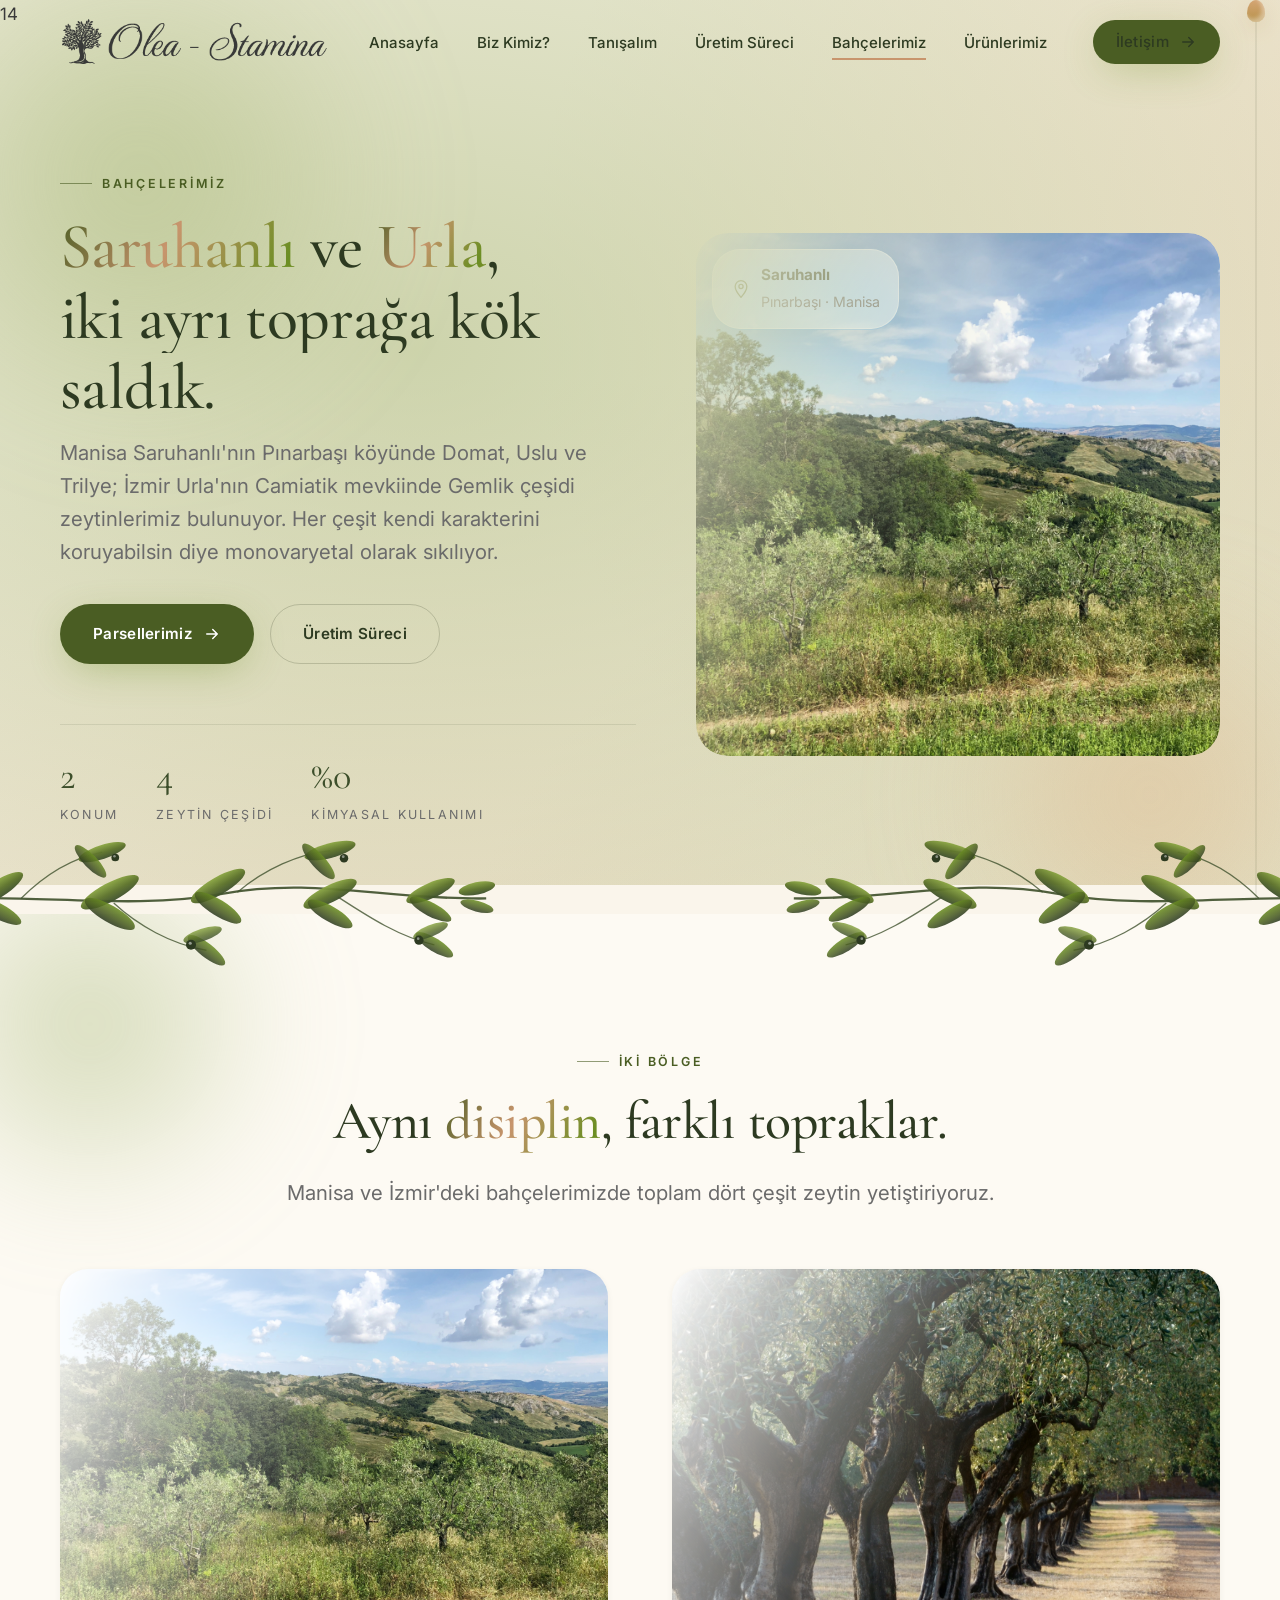
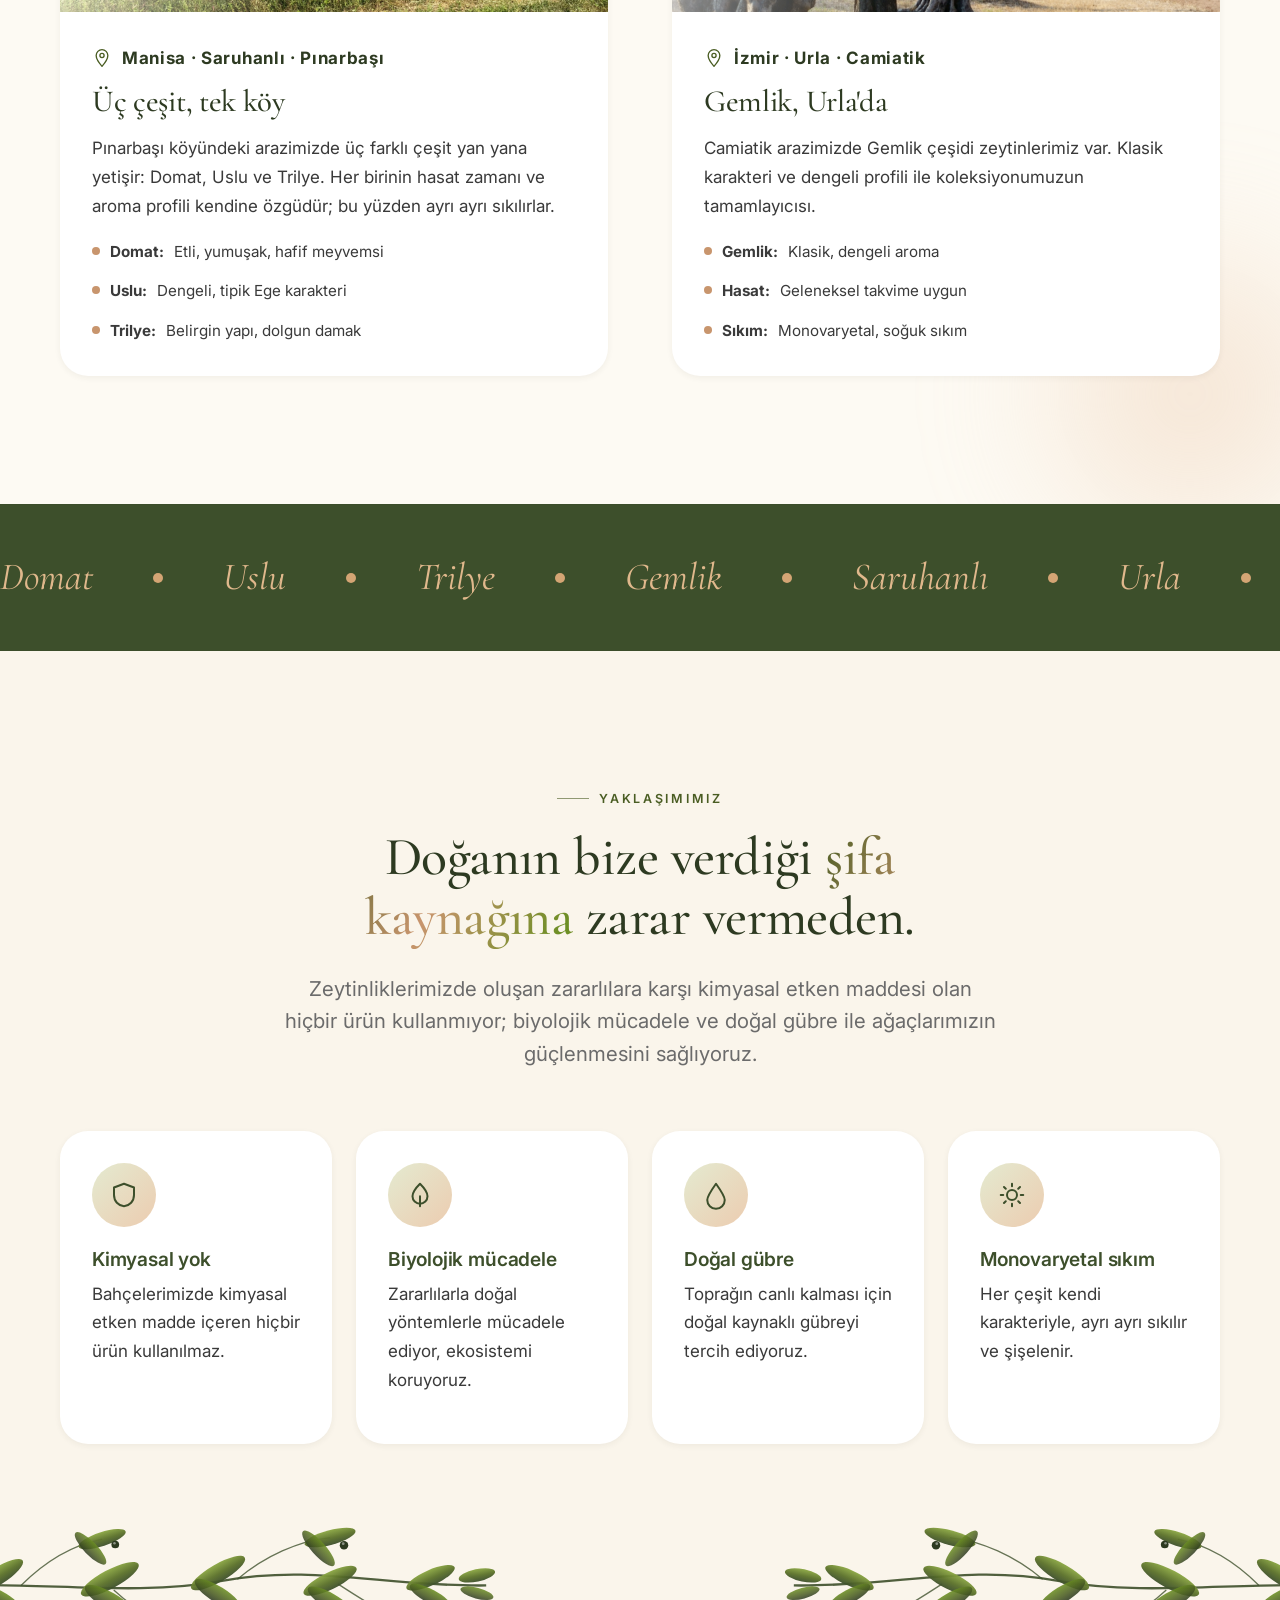
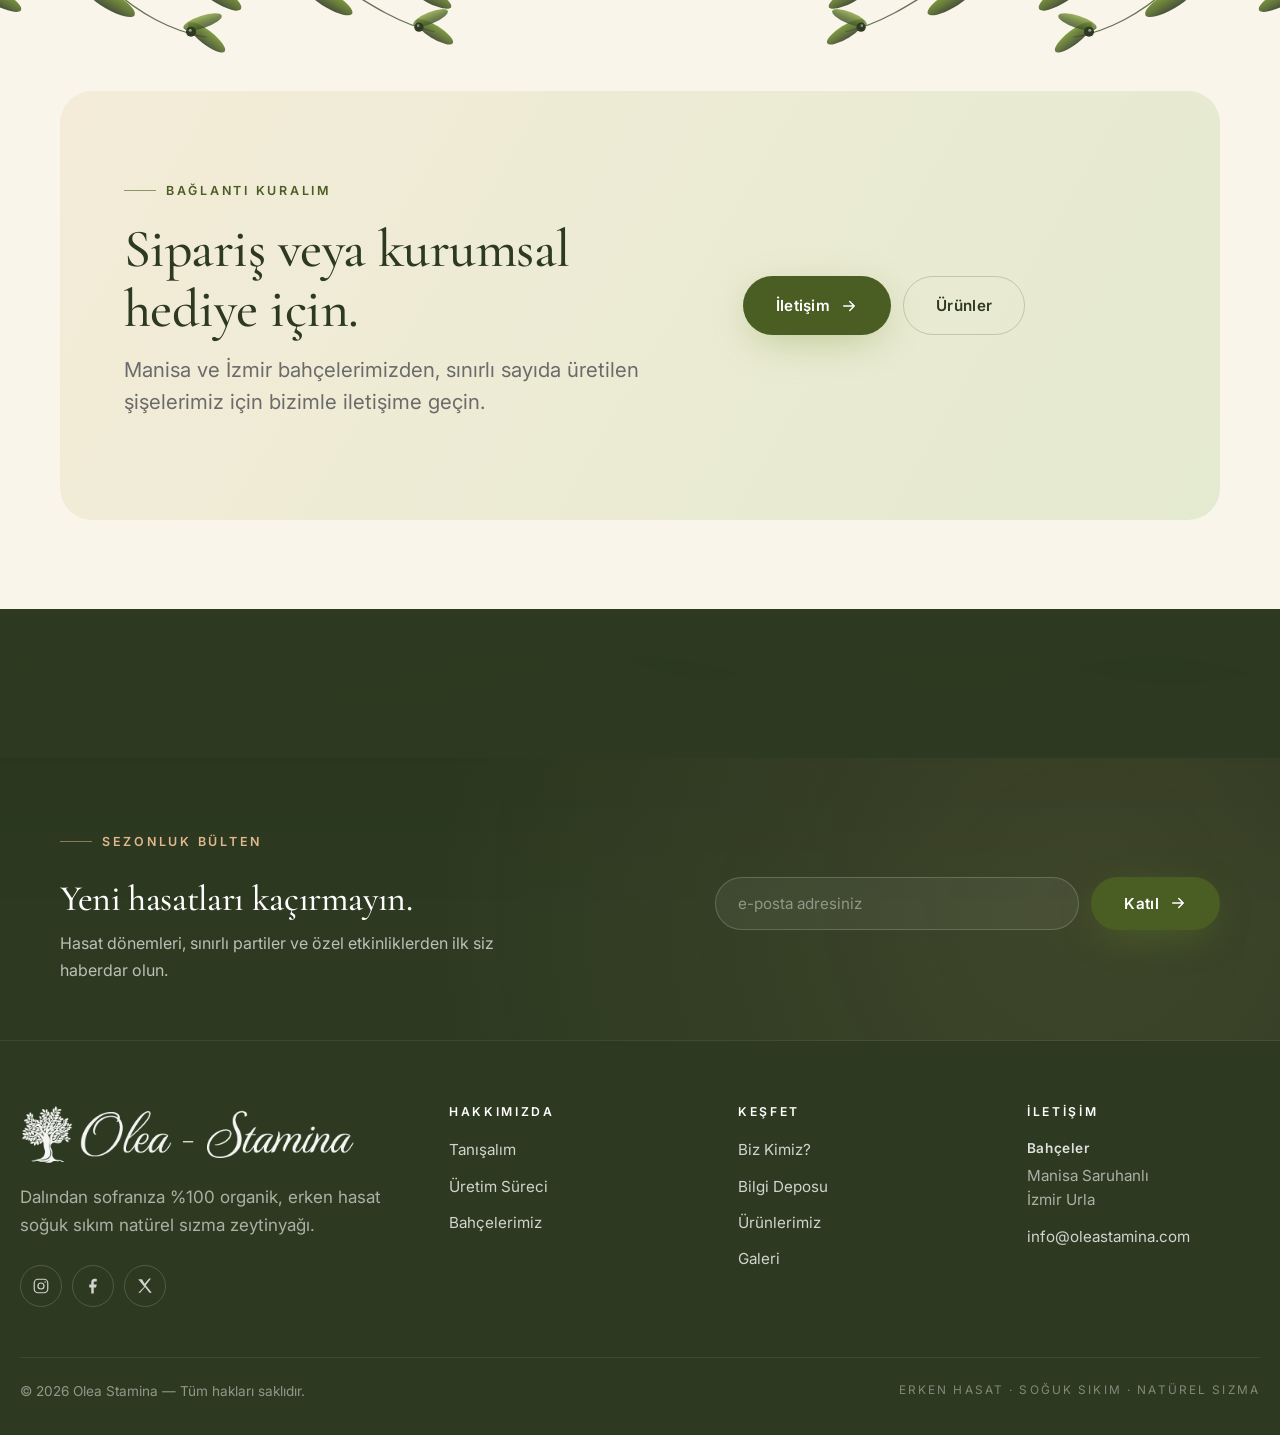
<file: bahcelerimiz.html>
<!DOCTYPE html>
<html lang="tr">
<head>
<meta charset="UTF-8" />
<meta name="viewport" content="width=device-width, initial-scale=1.0" />
<title>Bahçelerimiz — Olea Stamina</title>
<meta name="description" content="Olea Stamina bahçeleri: Manisa Saruhanlı Pınarbaşı köyünde Domat, Uslu, Trilye; İzmir Urla Camiatik mevkiinde Gemlik çeşidi zeytinler." />
<link rel="icon" href="images/logo.png" type="image/png" />
<link rel="preconnect" href="https://fonts.googleapis.com" />
<link rel="preconnect" href="https://fonts.gstatic.com" crossorigin />
<link href="https://fonts.googleapis.com/css2?family=Cormorant+Garamond:ital,wght@0,400;0,500;0,600;1,400&family=Inter:wght@300;400;500;600;700&display=swap" rel="stylesheet" />
<link rel="stylesheet" href="css/style.css" />
<link rel="stylesheet" href="css/liquid.css" />
</head>
<body>
<!-- Page-wide continuous leaf shower -->
<div class="page-leaves" data-leaves="18" aria-hidden="true"
     style="position:fixed; inset:0; pointer-events:none; z-index:1; overflow:hidden;"></div>

<svg width="0" height="0" style="position:absolute" aria-hidden="true">
  <defs>
    <filter id="goo"><feGaussianBlur in="SourceGraphic" stdDeviation="12" /><feColorMatrix values="1 0 0 0 0  0 1 0 0 0  0 0 1 0 0  0 0 0 22 -10" /><feComposite in="SourceGraphic" /></filter>
    <linearGradient id="olive-grad" x1="0" y1="0" x2="1" y2="1"><stop offset="0%" stop-color="#5a7029"/><stop offset="50%" stop-color="#6b8e23"/><stop offset="100%" stop-color="#a8b878"/></linearGradient>
    <linearGradient id="gold-grad" x1="0" y1="0" x2="1" y2="1"><stop offset="0%" stop-color="#b8924a"/><stop offset="100%" stop-color="#e0b88c"/></linearGradient>
    <linearGradient id="oil-grad" x1="0" y1="0" x2="0" y2="1"><stop offset="0%" stop-color="#e0b88c"/><stop offset="60%" stop-color="#c8956d"/><stop offset="100%" stop-color="#8b6432"/></linearGradient>
    <symbol id="i-leaf" viewBox="0 0 60 18"><path d="M2 9 C 12 0, 28 0, 58 9 C 28 18, 12 18, 2 9 Z" fill="currentColor"/></symbol>
    <symbol id="i-drop" viewBox="0 0 24 32"><path d="M12 2 C 6 12, 2 18, 2 22 a10 10 0 0 0 20 0 C 22 18, 18 12, 12 2 Z" fill="url(#oil-grad)"/><ellipse cx="9" cy="20" rx="3" ry="4" fill="rgba(255,255,255,0.45)"/></symbol>
    <symbol id="i-arrow" viewBox="0 0 24 24"><path fill="none" stroke="currentColor" stroke-width="2" stroke-linecap="round" stroke-linejoin="round" d="M5 12h14M13 6l6 6-6 6"/></symbol>
    <symbol id="i-menu"  viewBox="0 0 24 24"><path fill="none" stroke="currentColor" stroke-width="2" stroke-linecap="round" d="M4 7h16M4 12h16M4 17h16"/></symbol>
    <symbol id="i-tree" viewBox="0 0 24 24"><path d="M12 3c4 4 6 7 6 10a6 6 0 1 1-12 0c0-3 2-6 6-10z" fill="none" stroke="currentColor" stroke-width="1.6" stroke-linejoin="round"/><path d="M12 13v8" stroke="currentColor" stroke-width="1.6" stroke-linecap="round"/></symbol>
    <symbol id="i-pin"  viewBox="0 0 24 24"><path d="M12 22s-7-8-7-13a7 7 0 1 1 14 0c0 5-7 13-7 13z" fill="none" stroke="currentColor" stroke-width="1.6" stroke-linejoin="round"/><circle cx="12" cy="9" r="2.5" fill="none" stroke="currentColor" stroke-width="1.6"/></symbol>
    <symbol id="i-shield" viewBox="0 0 24 24"><path d="M12 3l8 3v6c0 5-3.5 8.5-8 9-4.5-.5-8-4-8-9V6l8-3z" fill="none" stroke="currentColor" stroke-width="1.6" stroke-linejoin="round"/></symbol>
    <symbol id="i-sun"   viewBox="0 0 24 24"><circle cx="12" cy="12" r="4" fill="none" stroke="currentColor" stroke-width="1.6"/><path stroke="currentColor" stroke-width="1.6" stroke-linecap="round" d="M12 3v2M12 19v2M3 12h2M19 12h2M5.6 5.6l1.4 1.4M17 17l1.4 1.4M5.6 18.4 7 17M17 7l1.4-1.4"/></symbol>
    <symbol id="i-water" viewBox="0 0 24 24"><path d="M12 3c5 7 7 10 7 13a7 7 0 1 1-14 0c0-3 2-6 7-13z" fill="none" stroke="currentColor" stroke-width="1.6" stroke-linejoin="round"/></symbol>
    <symbol id="i-instagram" viewBox="0 0 24 24"><rect x="3" y="3" width="18" height="18" rx="5" fill="none" stroke="currentColor" stroke-width="1.6"/><circle cx="12" cy="12" r="4" fill="none" stroke="currentColor" stroke-width="1.6"/><circle cx="17.5" cy="6.5" r="1" fill="currentColor"/></symbol>
    <symbol id="i-facebook" viewBox="0 0 24 24"><path d="M13 22v-8h3l1-4h-4V7.5C13 6.6 13.4 6 14.8 6H17V2.5C16.5 2.4 15.3 2.3 14 2.3 11.4 2.3 9.7 3.9 9.7 6.9V10H7v4h2.7v8z" fill="currentColor"/></symbol>
    <symbol id="i-x" viewBox="0 0 24 24"><path d="M3 3l8 10L3 21h2.5l6.5-7.7 6 7.7H21l-8-10 7-9h-2.5l-6 7L8 3z" fill="currentColor"/></symbol>
  </defs>
</svg>

<div class="mouse-orb" aria-hidden="true"></div>
<div class="scroll-progress" aria-hidden="true"><i></i></div>
<div class="side-rail left" aria-hidden="true"></div>
<div class="side-rail right" aria-hidden="true"></div>

<!-- Header -->
<header class="site-header" role="banner">
  <div class="container nav">
    <a href="index.html" class="brand" aria-label="Olea Stamina anasayfa">
      <img src="images/logo.png" alt="Olea Stamina" style="height:48px; width:auto;" />
    </a>
    <nav aria-label="Ana navigasyon">
      <ul class="nav-links">
        <li><a href="index.html">Anasayfa</a></li>
        <li><a href="index.html#about">Biz Kimiz?</a></li>
        <li><a href="tanisalim.html">Tanışalım</a></li>
        <li><a href="uretim-sureci.html">Üretim Süreci</a></li>
        <li><a href="bahcelerimiz.html">Bahçelerimiz</a></li>
        <li><a href="index.html#urunler">Ürünlerimiz</a></li>
        <li class="nav-cta"><a href="index.html#iletisim" class="btn btn--sm" data-magnet>İletişim <svg><use href="#i-arrow"/></svg></a></li>
      </ul>
    </nav>
    <button class="menu-toggle" aria-expanded="false" aria-label="Menüyü aç/kapat">
      <svg width="28" height="28"><use href="#i-menu"/></svg>
    </button>
  </div>
</header>

<!-- ============================ Page intro ============================ -->
<section class="page-intro" style="min-height: 70vh; display:grid; align-items:center;">
  <div class="liquid-bg" aria-hidden="true"></div>
  <div class="blob blob--1" data-blob-track aria-hidden="true"></div>
  <div class="blob blob--2" data-blob-track aria-hidden="true"></div>
  <div class="oil-drops" data-count="14" aria-hidden="true"></div>
  <div style="position:absolute; inset:0; pointer-events:none;" data-sparkles="12" aria-hidden="true"></div>
  <div style="position:absolute; inset:0; pointer-events:none;" data-leaves="20" aria-hidden="true"></div>

  <div class="container" style="display:grid; grid-template-columns: 1.1fr 1fr; gap: 60px; align-items:center;">
    <div>
      <p class="eyebrow reveal">Bahçelerimiz</p>
      <h1 data-split><span class="accent text-flow">Saruhanlı</span> ve <span class="accent text-flow">Urla</span>,<br>iki ayrı toprağa kök saldık.</h1>
      <p class="lead reveal delay-2" style="max-width: 56ch;">
        Manisa Saruhanlı'nın Pınarbaşı köyünde Domat, Uslu ve Trilye; İzmir Urla'nın Camiatik mevkiinde
        Gemlik çeşidi zeytinlerimiz bulunuyor. Her çeşit kendi karakterini koruyabilsin diye
        monovaryetal olarak sıkılıyor.
      </p>
      <div class="hero-cta reveal delay-3">
        <a href="#parseller" class="btn btn--pulse" data-magnet>Parsellerimiz <svg><use href="#i-arrow"/></svg></a>
        <a href="uretim-sureci.html" class="btn btn--ghost">Üretim Süreci</a>
      </div>

      <div class="hero-stats">
        <div class="stat kpi reveal delay-3"><span class="stat-value"><span data-count="2">0</span></span><span class="stat-label">Konum</span></div>
        <div class="stat kpi reveal delay-3"><span class="stat-value"><span data-count="4">0</span></span><span class="stat-label">Zeytin çeşidi</span></div>
        <div class="stat kpi reveal delay-3"><span class="stat-value">%<span data-count="0">0</span></span><span class="stat-label">Kimyasal kullanımı</span></div>
      </div>
    </div>

    <div class="reveal delay-2 mask-reveal glow-pulse" data-tilt="6" style="border-radius:32px; overflow:hidden; aspect-ratio: 1/1; position:relative;">
      <img src="images/bahcelerimiz-1.png" alt="Bahçelerimiz Saruhanlı" style="width:100%; height:100%; object-fit:cover;" />
      <div style="position:absolute; inset:0; pointer-events:none;" data-bubbles="6" aria-hidden="true"></div>
      <div class="glass" style="position:absolute; top:16px; left:16px; padding:12px 18px; display:flex; align-items:center; gap:10px;">
        <svg width="20" height="20" style="color: var(--olive-700);"><use href="#i-pin"/></svg>
        <div>
          <strong style="color: var(--olive-900); display:block; font-size:0.95rem;">Saruhanlı</strong>
          <small style="color: var(--text-soft);">Pınarbaşı · Manisa</small>
        </div>
      </div>
    </div>
  </div>
</section>

<!-- Big olive-branch divider (left + right) -->
<div class="big-branches" aria-hidden="true">
    <svg class="branch-l" viewBox="0 0 700 220" xmlns="http://www.w3.org/2000/svg" preserveAspectRatio="xMinYMid meet">
      <defs>
        <linearGradient id="bg-l-top" x1="0" y1="0" x2="0" y2="1">
          <stop offset="0%"  stop-color="#8aa642"/>
          <stop offset="55%" stop-color="#5a7029"/>
          <stop offset="100%" stop-color="#3d4f2b"/>
        </linearGradient>
        <linearGradient id="bg-l-bot" x1="0" y1="0" x2="0" y2="1">
          <stop offset="0%"  stop-color="#6b8e23"/>
          <stop offset="60%" stop-color="#4a5d23"/>
          <stop offset="100%" stop-color="#2d3a21"/>
        </linearGradient>
      </defs>

      <!-- Main woody stem (curved) -->
      <path d="M -10 110 C 120 100, 250 124, 370 102 S 580 110, 712 108"
            stroke="#3d4f2b" stroke-width="3" fill="none" opacity="0.9"/>

      <!-- Side branches springing off the main stem -->
      <path d="M 110 108 C 140 78, 175 56, 215 48" stroke="#3d4f2b" stroke-width="1.7" fill="none" opacity="0.78"/>
      <path d="M 230 114 C 260 142, 305 168, 350 175" stroke="#3d4f2b" stroke-width="1.7" fill="none" opacity="0.78"/>
      <path d="M 390 100 C 425 70, 470 50, 510 46" stroke="#3d4f2b" stroke-width="1.7" fill="none" opacity="0.78"/>
      <path d="M 520 106 C 560 132, 600 158, 645 168" stroke="#3d4f2b" stroke-width="1.7" fill="none" opacity="0.78"/>

      <!-- Leaf cluster 1 (base) -->
      <g class="leaf-cluster">
        <ellipse cx="80" cy="96"  rx="38" ry="11"  fill="url(#bg-l-top)" transform="rotate(-32 80 96)"  opacity="0.95"/>
        <ellipse cx="80" cy="124" rx="34" ry="10"  fill="url(#bg-l-bot)" transform="rotate(28 80 124)" opacity="0.88"/>
      </g>

      <!-- Side branch tip cluster -->
      <g class="leaf-cluster">
        <ellipse cx="215" cy="48"  rx="32" ry="9"   fill="url(#bg-l-top)" transform="rotate(-18 215 48)" opacity="0.95"/>
        <ellipse cx="200" cy="60"  rx="28" ry="8.5" fill="url(#bg-l-bot)" transform="rotate(46 200 60)"  opacity="0.85"/>
        <circle cx="232" cy="55" r="5" fill="#2d3a21" class="berry"/>
        <circle cx="231" cy="53.5" r="1.6" fill="rgba(255,255,255,0.45)"/>
      </g>

      <!-- Cluster 2 -->
      <g class="leaf-cluster">
        <ellipse cx="225" cy="100" rx="42" ry="12"   fill="url(#bg-l-top)" transform="rotate(-28 225 100)" opacity="0.95"/>
        <ellipse cx="225" cy="128" rx="37" ry="11"   fill="url(#bg-l-bot)" transform="rotate(30 225 128)"  opacity="0.88"/>
      </g>

      <!-- Lower-side tip with olives -->
      <g class="leaf-cluster">
        <ellipse cx="350" cy="175" rx="30" ry="9"   fill="url(#bg-l-bot)" transform="rotate(38 350 175)" opacity="0.85"/>
        <ellipse cx="345" cy="155" rx="26" ry="8"   fill="url(#bg-l-top)" transform="rotate(-18 345 155)" opacity="0.82"/>
        <circle cx="330" cy="168" r="6.5" fill="#2d3a21" class="berry"/>
        <circle cx="329" cy="166" r="2" fill="rgba(255,255,255,0.5)"/>
      </g>

      <!-- Cluster 3 -->
      <g class="leaf-cluster">
        <ellipse cx="365" cy="92"  rx="40" ry="11.5" fill="url(#bg-l-top)" transform="rotate(-30 365 92)"  opacity="0.95"/>
        <ellipse cx="365" cy="120" rx="35" ry="10.5" fill="url(#bg-l-bot)" transform="rotate(32 365 120)" opacity="0.88"/>
      </g>

      <!-- Upper-side tip with olives -->
      <g class="leaf-cluster">
        <ellipse cx="510" cy="46"  rx="34" ry="9.5" fill="url(#bg-l-top)" transform="rotate(-15 510 46)" opacity="0.95"/>
        <ellipse cx="495" cy="60"  rx="30" ry="9"   fill="url(#bg-l-bot)" transform="rotate(48 495 60)"  opacity="0.85"/>
        <circle cx="528" cy="56" r="5.5" fill="#2d3a21" class="berry"/>
        <circle cx="527" cy="54" r="1.8" fill="rgba(255,255,255,0.45)"/>
      </g>

      <!-- Cluster 4 -->
      <g class="leaf-cluster">
        <ellipse cx="510" cy="102" rx="38" ry="11"   fill="url(#bg-l-top)" transform="rotate(-26 510 102)" opacity="0.95"/>
        <ellipse cx="510" cy="128" rx="33" ry="10"   fill="url(#bg-l-bot)" transform="rotate(30 510 128)" opacity="0.88"/>
      </g>

      <!-- Lower tip cluster -->
      <g class="leaf-cluster">
        <ellipse cx="645" cy="168" rx="28" ry="8.5" fill="url(#bg-l-bot)" transform="rotate(32 645 168)" opacity="0.85"/>
        <ellipse cx="640" cy="150" rx="24" ry="7.5" fill="url(#bg-l-top)" transform="rotate(-22 640 150)" opacity="0.82"/>
        <circle cx="625" cy="162" r="6" fill="#2d3a21" class="berry"/>
        <circle cx="624" cy="160" r="1.7" fill="rgba(255,255,255,0.45)"/>
      </g>

      <!-- Cluster 5 (toward end of main stem) -->
      <g class="leaf-cluster">
        <ellipse cx="640" cy="98"  rx="34" ry="10"   fill="url(#bg-l-top)" transform="rotate(-24 640 98)"  opacity="0.95"/>
        <ellipse cx="640" cy="122" rx="30" ry="9"    fill="url(#bg-l-bot)" transform="rotate(28 640 122)" opacity="0.88"/>
      </g>

      <!-- Final tip cluster -->
      <g class="leaf-cluster">
        <ellipse cx="700" cy="95"  rx="24" ry="8"    fill="url(#bg-l-top)" transform="rotate(-12 700 95)" opacity="0.95"/>
        <ellipse cx="700" cy="118" rx="22" ry="7"    fill="url(#bg-l-bot)" transform="rotate(15 700 118)" opacity="0.85"/>
      </g>
    </svg>
    <svg class="branch-r" viewBox="0 0 700 220" xmlns="http://www.w3.org/2000/svg" preserveAspectRatio="xMinYMid meet">
      <defs>
        <linearGradient id="bg-r-top" x1="0" y1="0" x2="0" y2="1">
          <stop offset="0%"  stop-color="#8aa642"/>
          <stop offset="55%" stop-color="#5a7029"/>
          <stop offset="100%" stop-color="#3d4f2b"/>
        </linearGradient>
        <linearGradient id="bg-r-bot" x1="0" y1="0" x2="0" y2="1">
          <stop offset="0%"  stop-color="#6b8e23"/>
          <stop offset="60%" stop-color="#4a5d23"/>
          <stop offset="100%" stop-color="#2d3a21"/>
        </linearGradient>
      </defs>

      <!-- Main woody stem (curved) -->
      <path d="M -10 110 C 120 100, 250 124, 370 102 S 580 110, 712 108"
            stroke="#3d4f2b" stroke-width="3" fill="none" opacity="0.9"/>

      <!-- Side branches springing off the main stem -->
      <path d="M 110 108 C 140 78, 175 56, 215 48" stroke="#3d4f2b" stroke-width="1.7" fill="none" opacity="0.78"/>
      <path d="M 230 114 C 260 142, 305 168, 350 175" stroke="#3d4f2b" stroke-width="1.7" fill="none" opacity="0.78"/>
      <path d="M 390 100 C 425 70, 470 50, 510 46" stroke="#3d4f2b" stroke-width="1.7" fill="none" opacity="0.78"/>
      <path d="M 520 106 C 560 132, 600 158, 645 168" stroke="#3d4f2b" stroke-width="1.7" fill="none" opacity="0.78"/>

      <!-- Leaf cluster 1 (base) -->
      <g class="leaf-cluster">
        <ellipse cx="80" cy="96"  rx="38" ry="11"  fill="url(#bg-r-top)" transform="rotate(-32 80 96)"  opacity="0.95"/>
        <ellipse cx="80" cy="124" rx="34" ry="10"  fill="url(#bg-r-bot)" transform="rotate(28 80 124)" opacity="0.88"/>
      </g>

      <!-- Side branch tip cluster -->
      <g class="leaf-cluster">
        <ellipse cx="215" cy="48"  rx="32" ry="9"   fill="url(#bg-r-top)" transform="rotate(-18 215 48)" opacity="0.95"/>
        <ellipse cx="200" cy="60"  rx="28" ry="8.5" fill="url(#bg-r-bot)" transform="rotate(46 200 60)"  opacity="0.85"/>
        <circle cx="232" cy="55" r="5" fill="#2d3a21" class="berry"/>
        <circle cx="231" cy="53.5" r="1.6" fill="rgba(255,255,255,0.45)"/>
      </g>

      <!-- Cluster 2 -->
      <g class="leaf-cluster">
        <ellipse cx="225" cy="100" rx="42" ry="12"   fill="url(#bg-r-top)" transform="rotate(-28 225 100)" opacity="0.95"/>
        <ellipse cx="225" cy="128" rx="37" ry="11"   fill="url(#bg-r-bot)" transform="rotate(30 225 128)"  opacity="0.88"/>
      </g>

      <!-- Lower-side tip with olives -->
      <g class="leaf-cluster">
        <ellipse cx="350" cy="175" rx="30" ry="9"   fill="url(#bg-r-bot)" transform="rotate(38 350 175)" opacity="0.85"/>
        <ellipse cx="345" cy="155" rx="26" ry="8"   fill="url(#bg-r-top)" transform="rotate(-18 345 155)" opacity="0.82"/>
        <circle cx="330" cy="168" r="6.5" fill="#2d3a21" class="berry"/>
        <circle cx="329" cy="166" r="2" fill="rgba(255,255,255,0.5)"/>
      </g>

      <!-- Cluster 3 -->
      <g class="leaf-cluster">
        <ellipse cx="365" cy="92"  rx="40" ry="11.5" fill="url(#bg-r-top)" transform="rotate(-30 365 92)"  opacity="0.95"/>
        <ellipse cx="365" cy="120" rx="35" ry="10.5" fill="url(#bg-r-bot)" transform="rotate(32 365 120)" opacity="0.88"/>
      </g>

      <!-- Upper-side tip with olives -->
      <g class="leaf-cluster">
        <ellipse cx="510" cy="46"  rx="34" ry="9.5" fill="url(#bg-r-top)" transform="rotate(-15 510 46)" opacity="0.95"/>
        <ellipse cx="495" cy="60"  rx="30" ry="9"   fill="url(#bg-r-bot)" transform="rotate(48 495 60)"  opacity="0.85"/>
        <circle cx="528" cy="56" r="5.5" fill="#2d3a21" class="berry"/>
        <circle cx="527" cy="54" r="1.8" fill="rgba(255,255,255,0.45)"/>
      </g>

      <!-- Cluster 4 -->
      <g class="leaf-cluster">
        <ellipse cx="510" cy="102" rx="38" ry="11"   fill="url(#bg-r-top)" transform="rotate(-26 510 102)" opacity="0.95"/>
        <ellipse cx="510" cy="128" rx="33" ry="10"   fill="url(#bg-r-bot)" transform="rotate(30 510 128)" opacity="0.88"/>
      </g>

      <!-- Lower tip cluster -->
      <g class="leaf-cluster">
        <ellipse cx="645" cy="168" rx="28" ry="8.5" fill="url(#bg-r-bot)" transform="rotate(32 645 168)" opacity="0.85"/>
        <ellipse cx="640" cy="150" rx="24" ry="7.5" fill="url(#bg-r-top)" transform="rotate(-22 640 150)" opacity="0.82"/>
        <circle cx="625" cy="162" r="6" fill="#2d3a21" class="berry"/>
        <circle cx="624" cy="160" r="1.7" fill="rgba(255,255,255,0.45)"/>
      </g>

      <!-- Cluster 5 (toward end of main stem) -->
      <g class="leaf-cluster">
        <ellipse cx="640" cy="98"  rx="34" ry="10"   fill="url(#bg-r-top)" transform="rotate(-24 640 98)"  opacity="0.95"/>
        <ellipse cx="640" cy="122" rx="30" ry="9"    fill="url(#bg-r-bot)" transform="rotate(28 640 122)" opacity="0.88"/>
      </g>

      <!-- Final tip cluster -->
      <g class="leaf-cluster">
        <ellipse cx="700" cy="95"  rx="24" ry="8"    fill="url(#bg-r-top)" transform="rotate(-12 700 95)" opacity="0.95"/>
        <ellipse cx="700" cy="118" rx="22" ry="7"    fill="url(#bg-r-bot)" transform="rotate(15 700 118)" opacity="0.85"/>
      </g>
    </svg>
</div>

<!-- ============================ Two locations ============================ -->
<section class="section" id="parseller" style="background: var(--cream-50); position:relative; overflow:hidden;">
  <div class="corner-blob" style="top:-100px; left:-120px; background: radial-gradient(circle, var(--olive-300), transparent 70%);" aria-hidden="true"></div>
  <div class="corner-blob" style="bottom:-100px; right:-120px; background: radial-gradient(circle, var(--gold-300), transparent 70%); animation-delay:-7s;" aria-hidden="true"></div>

  <div class="container">
    <div class="text-center reveal" style="max-width: 720px; margin-inline:auto;">
      <p class="eyebrow" style="justify-content:center;">İki Bölge</p>
      <h2>Aynı <span class="text-flow">disiplin</span>, farklı topraklar.</h2>
      <p class="lead mx-auto">Manisa ve İzmir'deki bahçelerimizde toplam dört çeşit zeytin yetiştiriyoruz.</p>
    </div>

    <div class="grid-2 mt-xl">
      <article class="reveal">
        <div class="card shine glow-border" style="padding: 0; overflow: hidden;">
          <div class="reveal mask-reveal" data-tilt="4" style="aspect-ratio: 16/10; overflow:hidden; position:relative;">
            <img src="images/bahcelerimiz-1.png" alt="Saruhanlı bahçesi" style="width:100%; height:100%; object-fit:cover;" />
            <div style="position:absolute; inset:0; pointer-events:none;" data-bubbles="6" aria-hidden="true"></div>
          </div>
          <div style="padding: 32px;">
            <div style="display:flex; align-items:center; gap:10px; margin-bottom: 12px;">
              <svg width="20" height="20" style="color: var(--olive-700);"><use href="#i-pin"/></svg>
              <strong style="color: var(--olive-900); letter-spacing:0.04em;">Manisa · Saruhanlı · Pınarbaşı</strong>
            </div>
            <h3>Üç çeşit, tek köy</h3>
            <p>Pınarbaşı köyündeki arazimizde üç farklı çeşit yan yana yetişir: Domat, Uslu ve Trilye. Her birinin hasat zamanı ve aroma profili kendine özgüdür; bu yüzden ayrı ayrı sıkılırlar.</p>
            <ul class="spec-list" style="grid-template-columns: 1fr; margin-top: 18px;">
              <li><strong>Domat:</strong> Etli, yumuşak, hafif meyvemsi</li>
              <li><strong>Uslu:</strong> Dengeli, tipik Ege karakteri</li>
              <li><strong>Trilye:</strong> Belirgin yapı, dolgun damak</li>
            </ul>
          </div>
        </div>
      </article>

      <article class="reveal delay-1">
        <div class="card shine glow-border" style="padding: 0; overflow: hidden;">
          <div class="reveal mask-reveal" data-tilt="4" style="aspect-ratio: 16/10; overflow:hidden; position:relative;">
            <img src="images/bahcelerimiz-2.png" alt="Urla bahçesi" style="width:100%; height:100%; object-fit:cover;" />
            <div style="position:absolute; inset:0; pointer-events:none;" data-bubbles="6" aria-hidden="true"></div>
          </div>
          <div style="padding: 32px;">
            <div style="display:flex; align-items:center; gap:10px; margin-bottom: 12px;">
              <svg width="20" height="20" style="color: var(--olive-700);"><use href="#i-pin"/></svg>
              <strong style="color: var(--olive-900); letter-spacing:0.04em;">İzmir · Urla · Camiatik</strong>
            </div>
            <h3>Gemlik, Urla'da</h3>
            <p>Camiatik arazimizde Gemlik çeşidi zeytinlerimiz var. Klasik karakteri ve dengeli profili ile koleksiyonumuzun tamamlayıcısı.</p>
            <ul class="spec-list" style="grid-template-columns: 1fr; margin-top: 18px;">
              <li><strong>Gemlik:</strong> Klasik, dengeli aroma</li>
              <li><strong>Hasat:</strong> Geleneksel takvime uygun</li>
              <li><strong>Sıkım:</strong> Monovaryetal, soğuk sıkım</li>
            </ul>
          </div>
        </div>
      </article>
    </div>
  </div>
</section>

<!-- Marquee -->
<div class="marquee marquee--dark" aria-hidden="true">
  <div class="marquee-track">
    <span class="marquee-item">Domat <span class="dot"></span></span>
    <span class="marquee-item">Uslu <span class="dot"></span></span>
    <span class="marquee-item">Trilye <span class="dot"></span></span>
    <span class="marquee-item">Gemlik <span class="dot"></span></span>
    <span class="marquee-item">Saruhanlı <span class="dot"></span></span>
    <span class="marquee-item">Urla <span class="dot"></span></span>
    <span class="marquee-item">Domat <span class="dot"></span></span>
    <span class="marquee-item">Uslu <span class="dot"></span></span>
    <span class="marquee-item">Trilye <span class="dot"></span></span>
    <span class="marquee-item">Gemlik <span class="dot"></span></span>
    <span class="marquee-item">Saruhanlı <span class="dot"></span></span>
    <span class="marquee-item">Urla <span class="dot"></span></span>
  </div>
</div>

<!-- ============================ Approach (no chemicals) ============================ -->
<section class="section">
  <div class="container">
    <div class="text-center reveal" style="max-width: 720px; margin-inline:auto;">
      <p class="eyebrow" style="justify-content:center;">Yaklaşımımız</p>
      <h2>Doğanın bize verdiği <span class="text-flow">şifa kaynağına</span> zarar vermeden.</h2>
      <p class="lead mx-auto">Zeytinliklerimizde oluşan zararlılara karşı kimyasal etken maddesi olan hiçbir ürün kullanmıyor; biyolojik mücadele ve doğal gübre ile ağaçlarımızın güçlenmesini sağlıyoruz.</p>
    </div>

    <div class="grid-4 mt-xl">
      <article class="card shine glow-border reveal">
        <span class="card-icon"><svg><use href="#i-shield"/></svg></span>
        <h4>Kimyasal yok</h4>
        <p style="margin-top:8px;">Bahçelerimizde kimyasal etken madde içeren hiçbir ürün kullanılmaz.</p>
      </article>
      <article class="card shine glow-border reveal delay-1">
        <span class="card-icon"><svg><use href="#i-tree"/></svg></span>
        <h4>Biyolojik mücadele</h4>
        <p style="margin-top:8px;">Zararlılarla doğal yöntemlerle mücadele ediyor, ekosistemi koruyoruz.</p>
      </article>
      <article class="card shine glow-border reveal delay-2">
        <span class="card-icon"><svg><use href="#i-water"/></svg></span>
        <h4>Doğal gübre</h4>
        <p style="margin-top:8px;">Toprağın canlı kalması için doğal kaynaklı gübreyi tercih ediyoruz.</p>
      </article>
      <article class="card shine glow-border reveal delay-3">
        <span class="card-icon"><svg><use href="#i-sun"/></svg></span>
        <h4>Monovaryetal sıkım</h4>
        <p style="margin-top:8px;">Her çeşit kendi karakteriyle, ayrı ayrı sıkılır ve şişelenir.</p>
      </article>
    </div>
  </div>
</section>

<!-- Big olive-branch divider (left + right) -->
<div class="big-branches" aria-hidden="true">
    <svg class="branch-l" viewBox="0 0 700 220" xmlns="http://www.w3.org/2000/svg" preserveAspectRatio="xMinYMid meet">
      <defs>
        <linearGradient id="bg-l-top" x1="0" y1="0" x2="0" y2="1">
          <stop offset="0%"  stop-color="#8aa642"/>
          <stop offset="55%" stop-color="#5a7029"/>
          <stop offset="100%" stop-color="#3d4f2b"/>
        </linearGradient>
        <linearGradient id="bg-l-bot" x1="0" y1="0" x2="0" y2="1">
          <stop offset="0%"  stop-color="#6b8e23"/>
          <stop offset="60%" stop-color="#4a5d23"/>
          <stop offset="100%" stop-color="#2d3a21"/>
        </linearGradient>
      </defs>

      <!-- Main woody stem (curved) -->
      <path d="M -10 110 C 120 100, 250 124, 370 102 S 580 110, 712 108"
            stroke="#3d4f2b" stroke-width="3" fill="none" opacity="0.9"/>

      <!-- Side branches springing off the main stem -->
      <path d="M 110 108 C 140 78, 175 56, 215 48" stroke="#3d4f2b" stroke-width="1.7" fill="none" opacity="0.78"/>
      <path d="M 230 114 C 260 142, 305 168, 350 175" stroke="#3d4f2b" stroke-width="1.7" fill="none" opacity="0.78"/>
      <path d="M 390 100 C 425 70, 470 50, 510 46" stroke="#3d4f2b" stroke-width="1.7" fill="none" opacity="0.78"/>
      <path d="M 520 106 C 560 132, 600 158, 645 168" stroke="#3d4f2b" stroke-width="1.7" fill="none" opacity="0.78"/>

      <!-- Leaf cluster 1 (base) -->
      <g class="leaf-cluster">
        <ellipse cx="80" cy="96"  rx="38" ry="11"  fill="url(#bg-l-top)" transform="rotate(-32 80 96)"  opacity="0.95"/>
        <ellipse cx="80" cy="124" rx="34" ry="10"  fill="url(#bg-l-bot)" transform="rotate(28 80 124)" opacity="0.88"/>
      </g>

      <!-- Side branch tip cluster -->
      <g class="leaf-cluster">
        <ellipse cx="215" cy="48"  rx="32" ry="9"   fill="url(#bg-l-top)" transform="rotate(-18 215 48)" opacity="0.95"/>
        <ellipse cx="200" cy="60"  rx="28" ry="8.5" fill="url(#bg-l-bot)" transform="rotate(46 200 60)"  opacity="0.85"/>
        <circle cx="232" cy="55" r="5" fill="#2d3a21" class="berry"/>
        <circle cx="231" cy="53.5" r="1.6" fill="rgba(255,255,255,0.45)"/>
      </g>

      <!-- Cluster 2 -->
      <g class="leaf-cluster">
        <ellipse cx="225" cy="100" rx="42" ry="12"   fill="url(#bg-l-top)" transform="rotate(-28 225 100)" opacity="0.95"/>
        <ellipse cx="225" cy="128" rx="37" ry="11"   fill="url(#bg-l-bot)" transform="rotate(30 225 128)"  opacity="0.88"/>
      </g>

      <!-- Lower-side tip with olives -->
      <g class="leaf-cluster">
        <ellipse cx="350" cy="175" rx="30" ry="9"   fill="url(#bg-l-bot)" transform="rotate(38 350 175)" opacity="0.85"/>
        <ellipse cx="345" cy="155" rx="26" ry="8"   fill="url(#bg-l-top)" transform="rotate(-18 345 155)" opacity="0.82"/>
        <circle cx="330" cy="168" r="6.5" fill="#2d3a21" class="berry"/>
        <circle cx="329" cy="166" r="2" fill="rgba(255,255,255,0.5)"/>
      </g>

      <!-- Cluster 3 -->
      <g class="leaf-cluster">
        <ellipse cx="365" cy="92"  rx="40" ry="11.5" fill="url(#bg-l-top)" transform="rotate(-30 365 92)"  opacity="0.95"/>
        <ellipse cx="365" cy="120" rx="35" ry="10.5" fill="url(#bg-l-bot)" transform="rotate(32 365 120)" opacity="0.88"/>
      </g>

      <!-- Upper-side tip with olives -->
      <g class="leaf-cluster">
        <ellipse cx="510" cy="46"  rx="34" ry="9.5" fill="url(#bg-l-top)" transform="rotate(-15 510 46)" opacity="0.95"/>
        <ellipse cx="495" cy="60"  rx="30" ry="9"   fill="url(#bg-l-bot)" transform="rotate(48 495 60)"  opacity="0.85"/>
        <circle cx="528" cy="56" r="5.5" fill="#2d3a21" class="berry"/>
        <circle cx="527" cy="54" r="1.8" fill="rgba(255,255,255,0.45)"/>
      </g>

      <!-- Cluster 4 -->
      <g class="leaf-cluster">
        <ellipse cx="510" cy="102" rx="38" ry="11"   fill="url(#bg-l-top)" transform="rotate(-26 510 102)" opacity="0.95"/>
        <ellipse cx="510" cy="128" rx="33" ry="10"   fill="url(#bg-l-bot)" transform="rotate(30 510 128)" opacity="0.88"/>
      </g>

      <!-- Lower tip cluster -->
      <g class="leaf-cluster">
        <ellipse cx="645" cy="168" rx="28" ry="8.5" fill="url(#bg-l-bot)" transform="rotate(32 645 168)" opacity="0.85"/>
        <ellipse cx="640" cy="150" rx="24" ry="7.5" fill="url(#bg-l-top)" transform="rotate(-22 640 150)" opacity="0.82"/>
        <circle cx="625" cy="162" r="6" fill="#2d3a21" class="berry"/>
        <circle cx="624" cy="160" r="1.7" fill="rgba(255,255,255,0.45)"/>
      </g>

      <!-- Cluster 5 (toward end of main stem) -->
      <g class="leaf-cluster">
        <ellipse cx="640" cy="98"  rx="34" ry="10"   fill="url(#bg-l-top)" transform="rotate(-24 640 98)"  opacity="0.95"/>
        <ellipse cx="640" cy="122" rx="30" ry="9"    fill="url(#bg-l-bot)" transform="rotate(28 640 122)" opacity="0.88"/>
      </g>

      <!-- Final tip cluster -->
      <g class="leaf-cluster">
        <ellipse cx="700" cy="95"  rx="24" ry="8"    fill="url(#bg-l-top)" transform="rotate(-12 700 95)" opacity="0.95"/>
        <ellipse cx="700" cy="118" rx="22" ry="7"    fill="url(#bg-l-bot)" transform="rotate(15 700 118)" opacity="0.85"/>
      </g>
    </svg>
    <svg class="branch-r" viewBox="0 0 700 220" xmlns="http://www.w3.org/2000/svg" preserveAspectRatio="xMinYMid meet">
      <defs>
        <linearGradient id="bg-r-top" x1="0" y1="0" x2="0" y2="1">
          <stop offset="0%"  stop-color="#8aa642"/>
          <stop offset="55%" stop-color="#5a7029"/>
          <stop offset="100%" stop-color="#3d4f2b"/>
        </linearGradient>
        <linearGradient id="bg-r-bot" x1="0" y1="0" x2="0" y2="1">
          <stop offset="0%"  stop-color="#6b8e23"/>
          <stop offset="60%" stop-color="#4a5d23"/>
          <stop offset="100%" stop-color="#2d3a21"/>
        </linearGradient>
      </defs>

      <!-- Main woody stem (curved) -->
      <path d="M -10 110 C 120 100, 250 124, 370 102 S 580 110, 712 108"
            stroke="#3d4f2b" stroke-width="3" fill="none" opacity="0.9"/>

      <!-- Side branches springing off the main stem -->
      <path d="M 110 108 C 140 78, 175 56, 215 48" stroke="#3d4f2b" stroke-width="1.7" fill="none" opacity="0.78"/>
      <path d="M 230 114 C 260 142, 305 168, 350 175" stroke="#3d4f2b" stroke-width="1.7" fill="none" opacity="0.78"/>
      <path d="M 390 100 C 425 70, 470 50, 510 46" stroke="#3d4f2b" stroke-width="1.7" fill="none" opacity="0.78"/>
      <path d="M 520 106 C 560 132, 600 158, 645 168" stroke="#3d4f2b" stroke-width="1.7" fill="none" opacity="0.78"/>

      <!-- Leaf cluster 1 (base) -->
      <g class="leaf-cluster">
        <ellipse cx="80" cy="96"  rx="38" ry="11"  fill="url(#bg-r-top)" transform="rotate(-32 80 96)"  opacity="0.95"/>
        <ellipse cx="80" cy="124" rx="34" ry="10"  fill="url(#bg-r-bot)" transform="rotate(28 80 124)" opacity="0.88"/>
      </g>

      <!-- Side branch tip cluster -->
      <g class="leaf-cluster">
        <ellipse cx="215" cy="48"  rx="32" ry="9"   fill="url(#bg-r-top)" transform="rotate(-18 215 48)" opacity="0.95"/>
        <ellipse cx="200" cy="60"  rx="28" ry="8.5" fill="url(#bg-r-bot)" transform="rotate(46 200 60)"  opacity="0.85"/>
        <circle cx="232" cy="55" r="5" fill="#2d3a21" class="berry"/>
        <circle cx="231" cy="53.5" r="1.6" fill="rgba(255,255,255,0.45)"/>
      </g>

      <!-- Cluster 2 -->
      <g class="leaf-cluster">
        <ellipse cx="225" cy="100" rx="42" ry="12"   fill="url(#bg-r-top)" transform="rotate(-28 225 100)" opacity="0.95"/>
        <ellipse cx="225" cy="128" rx="37" ry="11"   fill="url(#bg-r-bot)" transform="rotate(30 225 128)"  opacity="0.88"/>
      </g>

      <!-- Lower-side tip with olives -->
      <g class="leaf-cluster">
        <ellipse cx="350" cy="175" rx="30" ry="9"   fill="url(#bg-r-bot)" transform="rotate(38 350 175)" opacity="0.85"/>
        <ellipse cx="345" cy="155" rx="26" ry="8"   fill="url(#bg-r-top)" transform="rotate(-18 345 155)" opacity="0.82"/>
        <circle cx="330" cy="168" r="6.5" fill="#2d3a21" class="berry"/>
        <circle cx="329" cy="166" r="2" fill="rgba(255,255,255,0.5)"/>
      </g>

      <!-- Cluster 3 -->
      <g class="leaf-cluster">
        <ellipse cx="365" cy="92"  rx="40" ry="11.5" fill="url(#bg-r-top)" transform="rotate(-30 365 92)"  opacity="0.95"/>
        <ellipse cx="365" cy="120" rx="35" ry="10.5" fill="url(#bg-r-bot)" transform="rotate(32 365 120)" opacity="0.88"/>
      </g>

      <!-- Upper-side tip with olives -->
      <g class="leaf-cluster">
        <ellipse cx="510" cy="46"  rx="34" ry="9.5" fill="url(#bg-r-top)" transform="rotate(-15 510 46)" opacity="0.95"/>
        <ellipse cx="495" cy="60"  rx="30" ry="9"   fill="url(#bg-r-bot)" transform="rotate(48 495 60)"  opacity="0.85"/>
        <circle cx="528" cy="56" r="5.5" fill="#2d3a21" class="berry"/>
        <circle cx="527" cy="54" r="1.8" fill="rgba(255,255,255,0.45)"/>
      </g>

      <!-- Cluster 4 -->
      <g class="leaf-cluster">
        <ellipse cx="510" cy="102" rx="38" ry="11"   fill="url(#bg-r-top)" transform="rotate(-26 510 102)" opacity="0.95"/>
        <ellipse cx="510" cy="128" rx="33" ry="10"   fill="url(#bg-r-bot)" transform="rotate(30 510 128)" opacity="0.88"/>
      </g>

      <!-- Lower tip cluster -->
      <g class="leaf-cluster">
        <ellipse cx="645" cy="168" rx="28" ry="8.5" fill="url(#bg-r-bot)" transform="rotate(32 645 168)" opacity="0.85"/>
        <ellipse cx="640" cy="150" rx="24" ry="7.5" fill="url(#bg-r-top)" transform="rotate(-22 640 150)" opacity="0.82"/>
        <circle cx="625" cy="162" r="6" fill="#2d3a21" class="berry"/>
        <circle cx="624" cy="160" r="1.7" fill="rgba(255,255,255,0.45)"/>
      </g>

      <!-- Cluster 5 (toward end of main stem) -->
      <g class="leaf-cluster">
        <ellipse cx="640" cy="98"  rx="34" ry="10"   fill="url(#bg-r-top)" transform="rotate(-24 640 98)"  opacity="0.95"/>
        <ellipse cx="640" cy="122" rx="30" ry="9"    fill="url(#bg-r-bot)" transform="rotate(28 640 122)" opacity="0.88"/>
      </g>

      <!-- Final tip cluster -->
      <g class="leaf-cluster">
        <ellipse cx="700" cy="95"  rx="24" ry="8"    fill="url(#bg-r-top)" transform="rotate(-12 700 95)" opacity="0.95"/>
        <ellipse cx="700" cy="118" rx="22" ry="7"    fill="url(#bg-r-bot)" transform="rotate(15 700 118)" opacity="0.85"/>
      </g>
    </svg>
</div>

<!-- ============================ CTA ============================ -->
<section class="section--tight">
  <div class="container">
    <div class="cta-banner reveal" style="position:relative; overflow:hidden;">
      <div style="position:relative; z-index:1;">
        <p class="eyebrow">Bağlantı kuralım</p>
        <h2 style="margin-bottom:16px;">Sipariş veya kurumsal hediye için.</h2>
        <p class="lead">Manisa ve İzmir bahçelerimizden, sınırlı sayıda üretilen şişelerimiz için bizimle iletişime geçin.</p>
      </div>
      <div style="display:flex; gap:12px; position:relative; z-index:1; flex-wrap:wrap;">
        <a href="index.html#iletisim" class="btn btn--pulse" data-magnet>İletişim <svg><use href="#i-arrow"/></svg></a>
        <a href="index.html#urunler" class="btn btn--ghost">Ürünler</a>
      </div>
    </div>
  </div>
</section>

<!-- Footer -->
<footer class="site-footer" role="contentinfo">

  <!-- Layered animated sea waves at the top of the footer -->
  <div class="footer-sea" aria-hidden="true">
    <svg viewBox="0 0 2880 150" preserveAspectRatio="none">
      <path d="M0,75 q288,-55 576,0 t576,0 t576,0 t576,0 t576,0 L2880,150 L0,150 Z"/>
    </svg>
    <svg viewBox="0 0 2880 150" preserveAspectRatio="none">
      <path d="M0,55 q240,-40 480,0 t480,0 t480,0 t480,0 t480,0 t480,0 L2880,150 L0,150 Z"/>
    </svg>
    <svg viewBox="0 0 2880 150" preserveAspectRatio="none">
      <path d="M0,90 q360,-55 720,0 t720,0 t720,0 t720,0 L2880,150 L0,150 Z"/>
    </svg>
  </div>

  <!-- Newsletter -->
  <section class="footer-newsletter" aria-label="Bülten">
    <div class="container newsletter-inner">
      <div>
        <p class="eyebrow">Sezonluk Bülten</p>
        <h3>Yeni hasatları kaçırmayın.</h3>
        <p class="newsletter-lead">Hasat dönemleri, sınırlı partiler ve özel etkinliklerden ilk siz haberdar olun.</p>
      </div>
      <form class="newsletter-form"
            onsubmit="event.preventDefault(); this.querySelector('button').innerText='Teşekkürler ✓';">
        <input type="email" required placeholder="e-posta adresiniz" aria-label="E-posta adresiniz" />
        <button class="btn" type="submit" data-magnet>Katıl <svg><use href="#i-arrow"/></svg></button>
      </form>
    </div>
  </section>

  <!-- Main grid -->
  <div class="container footer-grid">
    <div class="footer-brand">
      <a href="index.html" class="brand" aria-label="Olea Stamina anasayfa">
        <img src="images/logo.png" alt="Olea Stamina" class="footer-logo" />
      </a>
      <p>Dalından sofranıza %100 organik, erken hasat soğuk sıkım natürel sızma zeytinyağı.</p>
      <ul class="social-list" aria-label="Sosyal medya">
        <li><a href="#" aria-label="Instagram"><svg width="18" height="18"><use href="#i-instagram"/></svg></a></li>
        <li><a href="#" aria-label="Facebook"><svg width="18" height="18"><use href="#i-facebook"/></svg></a></li>
        <li><a href="#" aria-label="X"><svg width="18" height="18"><use href="#i-x"/></svg></a></li>
      </ul>
    </div>

    <div>
      <h4>Hakkımızda</h4>
      <ul>
        <li><a href="tanisalim.html">Tanışalım</a></li>
        <li><a href="uretim-sureci.html">Üretim Süreci</a></li>
        <li><a href="bahcelerimiz.html">Bahçelerimiz</a></li>
      </ul>
    </div>

    <div>
      <h4>Keşfet</h4>
      <ul>
        <li><a href="index.html#about">Biz Kimiz?</a></li>
        <li><a href="index.html#menu">Bilgi Deposu</a></li>
        <li><a href="index.html#urunler">Ürünlerimiz</a></li>
        <li><a href="index.html#review">Galeri</a></li>
      </ul>
    </div>

    <div>
      <h4>İletişim</h4>
      <ul>
        <li><strong>Bahçeler</strong>Manisa Saruhanlı<br>İzmir Urla</li>
        <li><a href="mailto:info@oleastamina.com">info@oleastamina.com</a></li>
      </ul>
    </div>
  </div>

  <!-- Bottom bar -->
  <div class="container footer-bottom">
    <span>© <span id="year"></span> Olea Stamina — Tüm hakları saklıdır.</span>
    <span class="footer-meta">Erken Hasat · Soğuk Sıkım · Natürel Sızma</span>
  </div>
</footer>

<script src="js/main.js"></script>
<script src="js/liquid.js"></script>
</body>
</html>
</file>
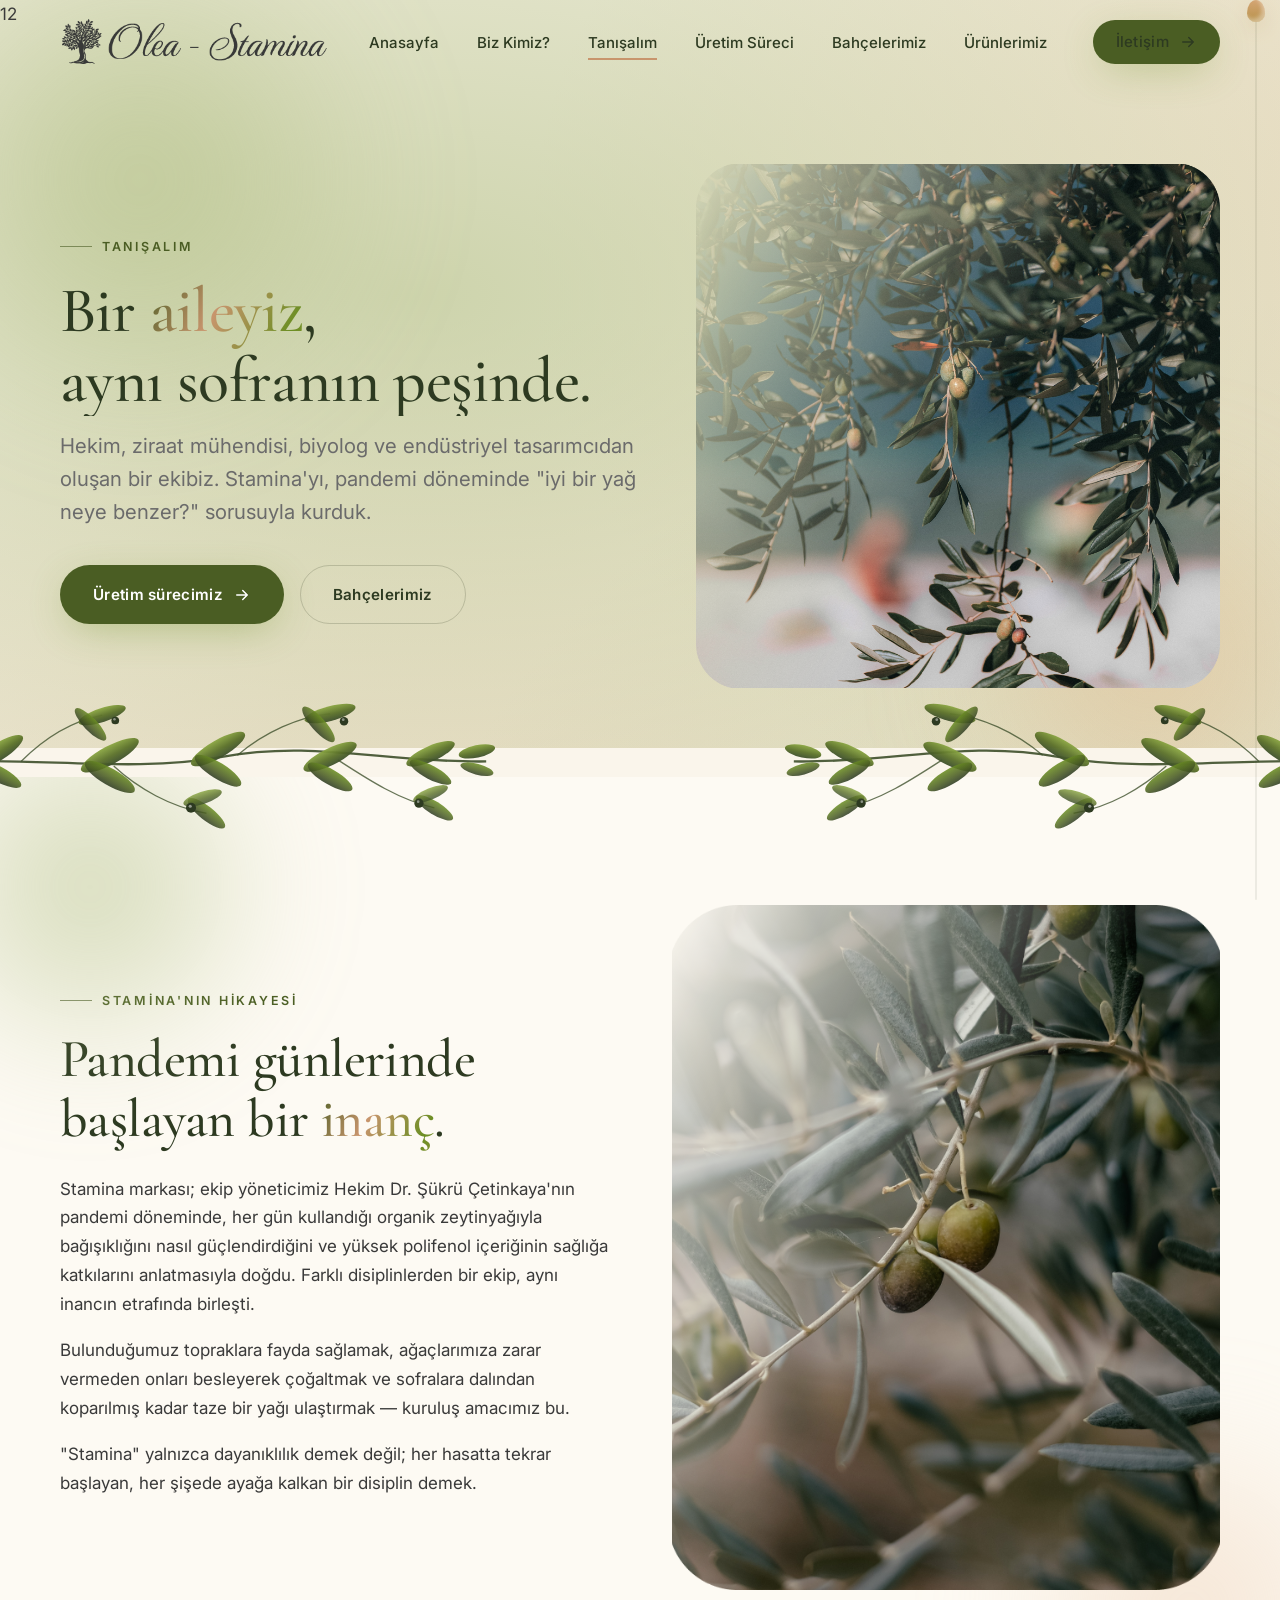
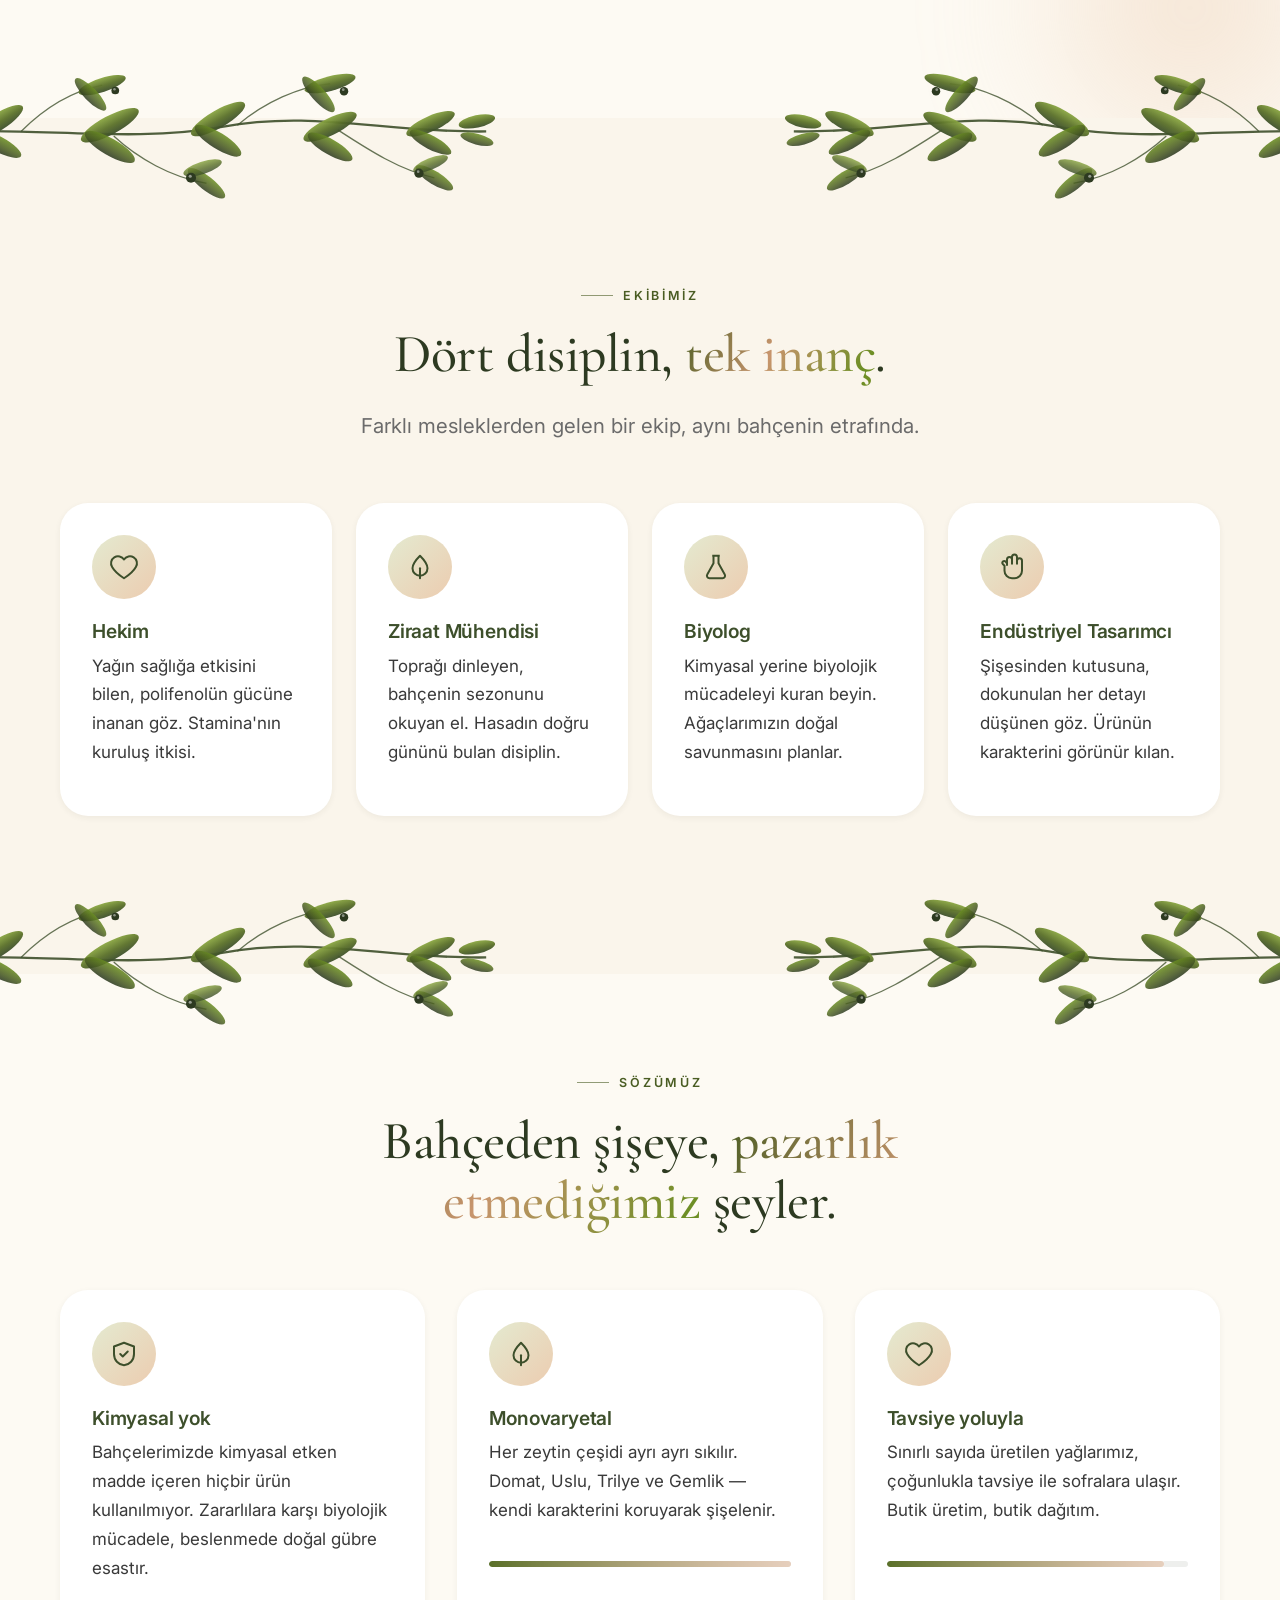
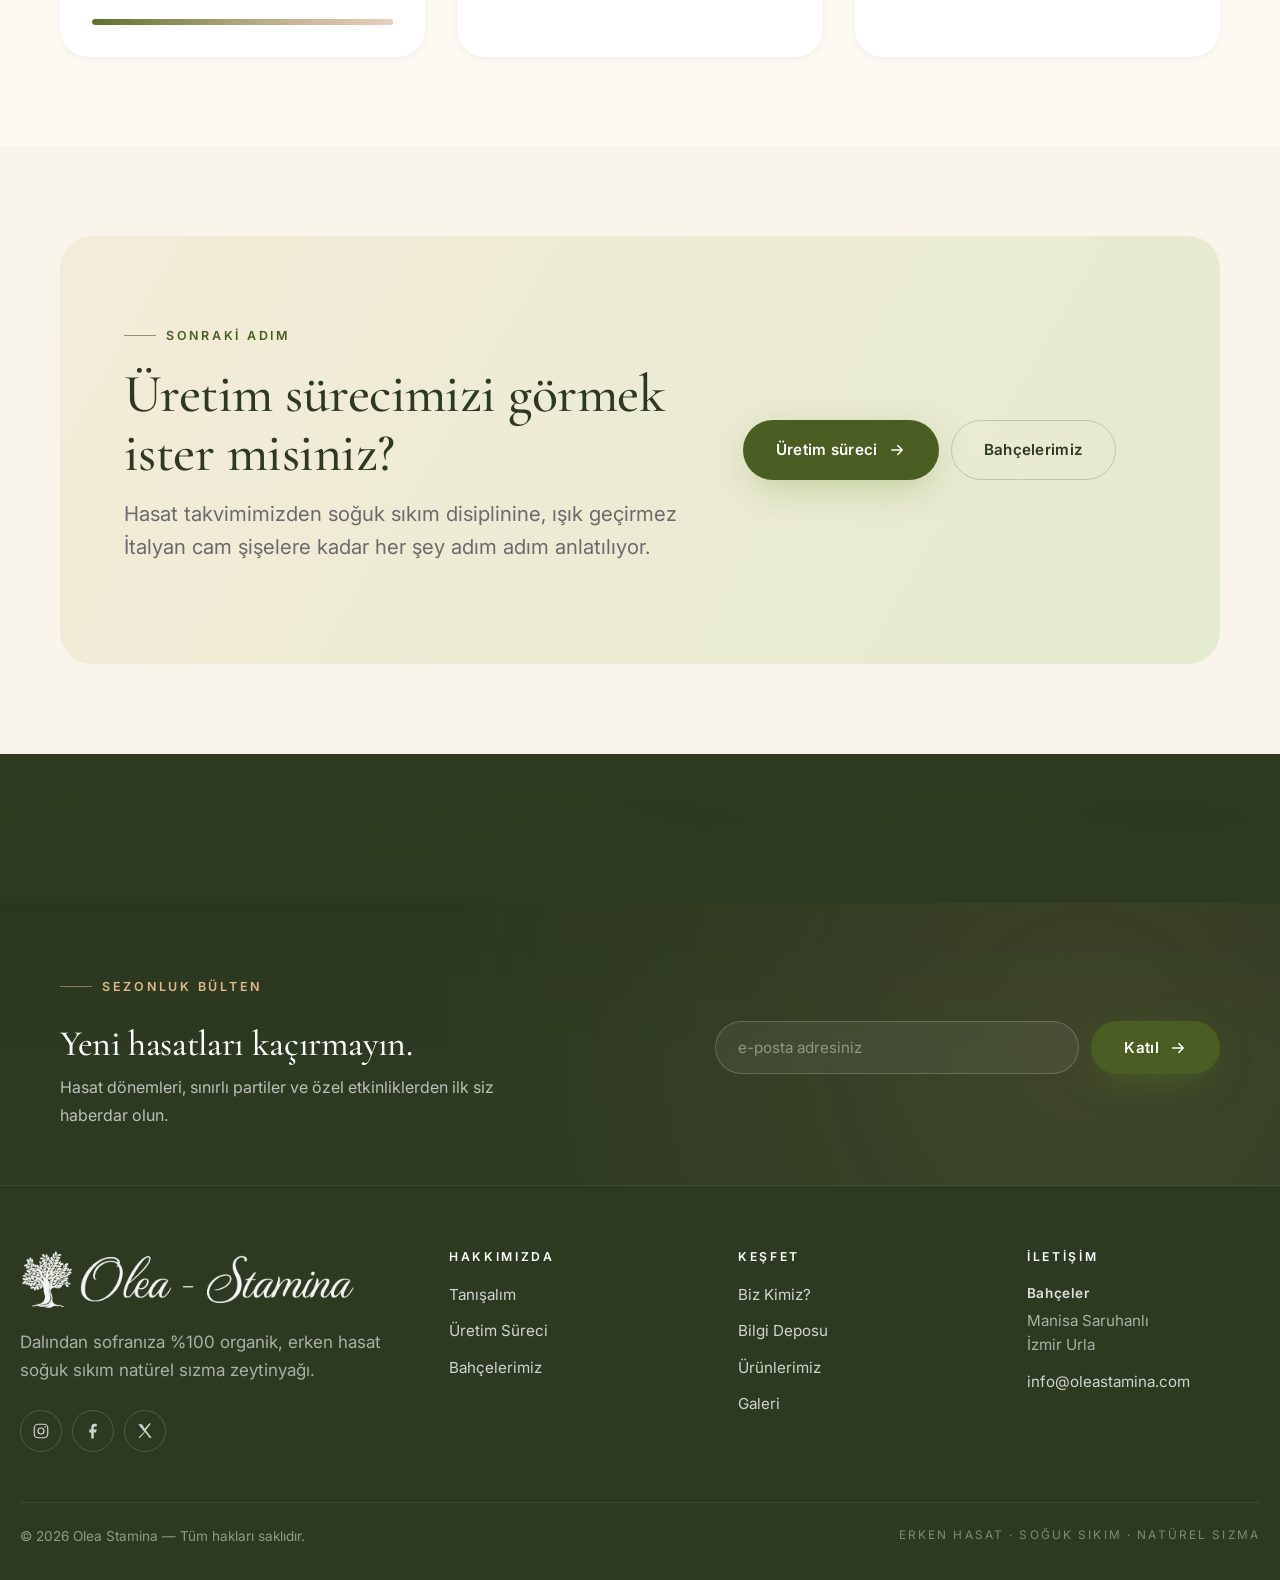
<file: tanisalim.html>
<!DOCTYPE html>
<html lang="tr">
<head>
<meta charset="UTF-8" />
<meta name="viewport" content="width=device-width, initial-scale=1.0" />
<title>Tanışalım — Olea Stamina</title>
<meta name="description" content="Olea Stamina ekibi: Hekim, ziraat mühendisi, biyolog ve endüstriyel tasarımcıdan oluşan bir aile." />
<link rel="icon" href="images/logo.png" type="image/png" />
<link rel="preconnect" href="https://fonts.googleapis.com" />
<link rel="preconnect" href="https://fonts.gstatic.com" crossorigin />
<link href="https://fonts.googleapis.com/css2?family=Cormorant+Garamond:ital,wght@0,400;0,500;0,600;1,400&family=Inter:wght@300;400;500;600;700&display=swap" rel="stylesheet" />
<link rel="stylesheet" href="css/style.css" />
<link rel="stylesheet" href="css/liquid.css" />
</head>
<body>
<!-- Page-wide continuous leaf shower -->
<div class="page-leaves" data-leaves="18" aria-hidden="true"
     style="position:fixed; inset:0; pointer-events:none; z-index:1; overflow:hidden;"></div>

<svg width="0" height="0" style="position:absolute" aria-hidden="true">
  <defs>
    <filter id="goo"><feGaussianBlur in="SourceGraphic" stdDeviation="12" /><feColorMatrix values="1 0 0 0 0  0 1 0 0 0  0 0 1 0 0  0 0 0 22 -10" /><feComposite in="SourceGraphic" /></filter>
    <linearGradient id="olive-grad" x1="0" y1="0" x2="1" y2="1"><stop offset="0%" stop-color="#5a7029"/><stop offset="50%" stop-color="#6b8e23"/><stop offset="100%" stop-color="#a8b878"/></linearGradient>
    <linearGradient id="gold-grad" x1="0" y1="0" x2="1" y2="1"><stop offset="0%" stop-color="#b8924a"/><stop offset="100%" stop-color="#e0b88c"/></linearGradient>
    <linearGradient id="oil-grad" x1="0" y1="0" x2="0" y2="1"><stop offset="0%" stop-color="#e0b88c"/><stop offset="60%" stop-color="#c8956d"/><stop offset="100%" stop-color="#8b6432"/></linearGradient>
    <symbol id="i-leaf" viewBox="0 0 60 18"><path d="M2 9 C 12 0, 28 0, 58 9 C 28 18, 12 18, 2 9 Z" fill="currentColor"/><path d="M2 9 L58 9" stroke="rgba(0,0,0,0.18)" stroke-width="0.6"/></symbol>
    <symbol id="i-drop" viewBox="0 0 24 32"><path d="M12 2 C 6 12, 2 18, 2 22 a10 10 0 0 0 20 0 C 22 18, 18 12, 12 2 Z" fill="url(#oil-grad)"/><ellipse cx="9" cy="20" rx="3" ry="4" fill="rgba(255,255,255,0.45)"/></symbol>
    <symbol id="i-arrow" viewBox="0 0 24 24"><path fill="none" stroke="currentColor" stroke-width="2" stroke-linecap="round" stroke-linejoin="round" d="M5 12h14M13 6l6 6-6 6"/></symbol>
    <symbol id="i-menu"  viewBox="0 0 24 24"><path fill="none" stroke="currentColor" stroke-width="2" stroke-linecap="round" d="M4 7h16M4 12h16M4 17h16"/></symbol>
    <symbol id="i-heart" viewBox="0 0 24 24"><path d="M12 21s-7-4.5-9.5-9A5.5 5.5 0 0 1 12 6a5.5 5.5 0 0 1 9.5 6c-2.5 4.5-9.5 9-9.5 9z" fill="none" stroke="currentColor" stroke-width="1.6" stroke-linejoin="round"/></symbol>
    <symbol id="i-shield" viewBox="0 0 24 24"><path d="M12 3l8 3v6c0 5-3.5 8.5-8 9-4.5-.5-8-4-8-9V6l8-3z" fill="none" stroke="currentColor" stroke-width="1.6" stroke-linejoin="round"/><path d="M9 12l2 2 4-4" fill="none" stroke="currentColor" stroke-width="1.6" stroke-linecap="round" stroke-linejoin="round"/></symbol>
    <symbol id="i-tree" viewBox="0 0 24 24"><path d="M12 3c4 4 6 7 6 10a6 6 0 1 1-12 0c0-3 2-6 6-10z" fill="none" stroke="currentColor" stroke-width="1.6" stroke-linejoin="round"/><path d="M12 13v8" stroke="currentColor" stroke-width="1.6" stroke-linecap="round"/></symbol>
    <symbol id="i-hand" viewBox="0 0 24 24"><path d="M8 11V6a2 2 0 1 1 4 0v4M12 6V4a2 2 0 1 1 4 0v6M16 7a2 2 0 1 1 4 0v8a6 6 0 0 1-6 6h-2a6 6 0 0 1-6-6v-4l-1.4-1.4a1.5 1.5 0 0 1 2.1-2.1L8 9" fill="none" stroke="currentColor" stroke-width="1.6" stroke-linejoin="round"/></symbol>
    <symbol id="i-flask" viewBox="0 0 24 24"><path d="M9 3h6M10 3v6l-5 9a2 2 0 0 0 1.8 3h10.4a2 2 0 0 0 1.8-3l-5-9V3" fill="none" stroke="currentColor" stroke-width="1.6" stroke-linejoin="round"/></symbol>
    <symbol id="i-pin"  viewBox="0 0 24 24"><path d="M12 22s-7-8-7-13a7 7 0 1 1 14 0c0 5-7 13-7 13z" fill="none" stroke="currentColor" stroke-width="1.6" stroke-linejoin="round"/><circle cx="12" cy="9" r="2.5" fill="none" stroke="currentColor" stroke-width="1.6"/></symbol>
    <symbol id="i-instagram" viewBox="0 0 24 24"><rect x="3" y="3" width="18" height="18" rx="5" fill="none" stroke="currentColor" stroke-width="1.6"/><circle cx="12" cy="12" r="4" fill="none" stroke="currentColor" stroke-width="1.6"/><circle cx="17.5" cy="6.5" r="1" fill="currentColor"/></symbol>
    <symbol id="i-facebook" viewBox="0 0 24 24"><path d="M13 22v-8h3l1-4h-4V7.5C13 6.6 13.4 6 14.8 6H17V2.5C16.5 2.4 15.3 2.3 14 2.3 11.4 2.3 9.7 3.9 9.7 6.9V10H7v4h2.7v8z" fill="currentColor"/></symbol>
    <symbol id="i-x" viewBox="0 0 24 24"><path d="M3 3l8 10L3 21h2.5l6.5-7.7 6 7.7H21l-8-10 7-9h-2.5l-6 7L8 3z" fill="currentColor"/></symbol>
  </defs>
</svg>

<div class="mouse-orb" aria-hidden="true"></div>
<div class="scroll-progress" aria-hidden="true"><i></i></div>
<div class="side-rail left" aria-hidden="true"></div>
<div class="side-rail right" aria-hidden="true"></div>

<!-- Header -->
<header class="site-header" role="banner">
  <div class="container nav">
    <a href="index.html" class="brand" aria-label="Olea Stamina anasayfa">
      <img src="images/logo.png" alt="Olea Stamina" style="height:48px; width:auto;" />
    </a>
    <nav aria-label="Ana navigasyon">
      <ul class="nav-links">
        <li><a href="index.html">Anasayfa</a></li>
        <li><a href="index.html#about">Biz Kimiz?</a></li>
        <li><a href="tanisalim.html">Tanışalım</a></li>
        <li><a href="uretim-sureci.html">Üretim Süreci</a></li>
        <li><a href="bahcelerimiz.html">Bahçelerimiz</a></li>
        <li><a href="index.html#urunler">Ürünlerimiz</a></li>
        <li class="nav-cta"><a href="index.html#iletisim" class="btn btn--sm" data-magnet>İletişim <svg><use href="#i-arrow"/></svg></a></li>
      </ul>
    </nav>
    <button class="menu-toggle" aria-expanded="false" aria-label="Menüyü aç/kapat">
      <svg width="28" height="28"><use href="#i-menu"/></svg>
    </button>
  </div>
</header>

<!-- ============================ Page intro ============================ -->
<section class="page-intro" style="min-height: 70vh; display:grid; align-items:center;">
  <div class="liquid-bg" aria-hidden="true"></div>
  <div class="blob blob--1" data-blob-track aria-hidden="true"></div>
  <div class="blob blob--2" data-blob-track aria-hidden="true"></div>
  <div class="oil-drops" data-count="12" aria-hidden="true"></div>
  <div style="position:absolute; inset:0; pointer-events:none;" data-sparkles="10" aria-hidden="true"></div>
  <div style="position:absolute; inset:0; pointer-events:none;" data-leaves="16" aria-hidden="true"></div>

  <div class="container" style="display:grid; grid-template-columns: 1.1fr 1fr; gap: 60px; align-items:center;">
    <div>
      <p class="eyebrow reveal">Tanışalım</p>
      <h1 data-split>Bir <span class="accent text-flow">aileyiz</span>,<br>aynı sofranın peşinde.</h1>
      <p class="lead reveal delay-2">
        Hekim, ziraat mühendisi, biyolog ve endüstriyel tasarımcıdan oluşan bir ekibiz.
        Stamina'yı, pandemi döneminde "iyi bir yağ neye benzer?" sorusuyla kurduk.
      </p>
      <div class="hero-cta reveal delay-3">
        <a href="uretim-sureci.html" class="btn btn--pulse" data-magnet>Üretim sürecimiz <svg><use href="#i-arrow"/></svg></a>
        <a href="bahcelerimiz.html" class="btn btn--ghost">Bahçelerimiz</a>
      </div>
    </div>

    <div class="reveal delay-2 mask-reveal glow-pulse" data-tilt="6" style="border-radius:32px; overflow:hidden; aspect-ratio: 1/1; position:relative;">
      <img src="images/tanisalim-1.png" alt="Olea Stamina ekibi ve bahçesi" style="width:100%; height:100%; object-fit:cover;" />
      <div style="position:absolute; inset:0; pointer-events:none;" data-bubbles="6" aria-hidden="true"></div>
    </div>
  </div>
</section>

<!-- Big olive-branch divider (left + right) -->
<div class="big-branches" aria-hidden="true">
    <svg class="branch-l" viewBox="0 0 700 220" xmlns="http://www.w3.org/2000/svg" preserveAspectRatio="xMinYMid meet">
      <defs>
        <linearGradient id="bg-l-top" x1="0" y1="0" x2="0" y2="1">
          <stop offset="0%"  stop-color="#8aa642"/>
          <stop offset="55%" stop-color="#5a7029"/>
          <stop offset="100%" stop-color="#3d4f2b"/>
        </linearGradient>
        <linearGradient id="bg-l-bot" x1="0" y1="0" x2="0" y2="1">
          <stop offset="0%"  stop-color="#6b8e23"/>
          <stop offset="60%" stop-color="#4a5d23"/>
          <stop offset="100%" stop-color="#2d3a21"/>
        </linearGradient>
      </defs>

      <!-- Main woody stem (curved) -->
      <path d="M -10 110 C 120 100, 250 124, 370 102 S 580 110, 712 108"
            stroke="#3d4f2b" stroke-width="3" fill="none" opacity="0.9"/>

      <!-- Side branches springing off the main stem -->
      <path d="M 110 108 C 140 78, 175 56, 215 48" stroke="#3d4f2b" stroke-width="1.7" fill="none" opacity="0.78"/>
      <path d="M 230 114 C 260 142, 305 168, 350 175" stroke="#3d4f2b" stroke-width="1.7" fill="none" opacity="0.78"/>
      <path d="M 390 100 C 425 70, 470 50, 510 46" stroke="#3d4f2b" stroke-width="1.7" fill="none" opacity="0.78"/>
      <path d="M 520 106 C 560 132, 600 158, 645 168" stroke="#3d4f2b" stroke-width="1.7" fill="none" opacity="0.78"/>

      <!-- Leaf cluster 1 (base) -->
      <g class="leaf-cluster">
        <ellipse cx="80" cy="96"  rx="38" ry="11"  fill="url(#bg-l-top)" transform="rotate(-32 80 96)"  opacity="0.95"/>
        <ellipse cx="80" cy="124" rx="34" ry="10"  fill="url(#bg-l-bot)" transform="rotate(28 80 124)" opacity="0.88"/>
      </g>

      <!-- Side branch tip cluster -->
      <g class="leaf-cluster">
        <ellipse cx="215" cy="48"  rx="32" ry="9"   fill="url(#bg-l-top)" transform="rotate(-18 215 48)" opacity="0.95"/>
        <ellipse cx="200" cy="60"  rx="28" ry="8.5" fill="url(#bg-l-bot)" transform="rotate(46 200 60)"  opacity="0.85"/>
        <circle cx="232" cy="55" r="5" fill="#2d3a21" class="berry"/>
        <circle cx="231" cy="53.5" r="1.6" fill="rgba(255,255,255,0.45)"/>
      </g>

      <!-- Cluster 2 -->
      <g class="leaf-cluster">
        <ellipse cx="225" cy="100" rx="42" ry="12"   fill="url(#bg-l-top)" transform="rotate(-28 225 100)" opacity="0.95"/>
        <ellipse cx="225" cy="128" rx="37" ry="11"   fill="url(#bg-l-bot)" transform="rotate(30 225 128)"  opacity="0.88"/>
      </g>

      <!-- Lower-side tip with olives -->
      <g class="leaf-cluster">
        <ellipse cx="350" cy="175" rx="30" ry="9"   fill="url(#bg-l-bot)" transform="rotate(38 350 175)" opacity="0.85"/>
        <ellipse cx="345" cy="155" rx="26" ry="8"   fill="url(#bg-l-top)" transform="rotate(-18 345 155)" opacity="0.82"/>
        <circle cx="330" cy="168" r="6.5" fill="#2d3a21" class="berry"/>
        <circle cx="329" cy="166" r="2" fill="rgba(255,255,255,0.5)"/>
      </g>

      <!-- Cluster 3 -->
      <g class="leaf-cluster">
        <ellipse cx="365" cy="92"  rx="40" ry="11.5" fill="url(#bg-l-top)" transform="rotate(-30 365 92)"  opacity="0.95"/>
        <ellipse cx="365" cy="120" rx="35" ry="10.5" fill="url(#bg-l-bot)" transform="rotate(32 365 120)" opacity="0.88"/>
      </g>

      <!-- Upper-side tip with olives -->
      <g class="leaf-cluster">
        <ellipse cx="510" cy="46"  rx="34" ry="9.5" fill="url(#bg-l-top)" transform="rotate(-15 510 46)" opacity="0.95"/>
        <ellipse cx="495" cy="60"  rx="30" ry="9"   fill="url(#bg-l-bot)" transform="rotate(48 495 60)"  opacity="0.85"/>
        <circle cx="528" cy="56" r="5.5" fill="#2d3a21" class="berry"/>
        <circle cx="527" cy="54" r="1.8" fill="rgba(255,255,255,0.45)"/>
      </g>

      <!-- Cluster 4 -->
      <g class="leaf-cluster">
        <ellipse cx="510" cy="102" rx="38" ry="11"   fill="url(#bg-l-top)" transform="rotate(-26 510 102)" opacity="0.95"/>
        <ellipse cx="510" cy="128" rx="33" ry="10"   fill="url(#bg-l-bot)" transform="rotate(30 510 128)" opacity="0.88"/>
      </g>

      <!-- Lower tip cluster -->
      <g class="leaf-cluster">
        <ellipse cx="645" cy="168" rx="28" ry="8.5" fill="url(#bg-l-bot)" transform="rotate(32 645 168)" opacity="0.85"/>
        <ellipse cx="640" cy="150" rx="24" ry="7.5" fill="url(#bg-l-top)" transform="rotate(-22 640 150)" opacity="0.82"/>
        <circle cx="625" cy="162" r="6" fill="#2d3a21" class="berry"/>
        <circle cx="624" cy="160" r="1.7" fill="rgba(255,255,255,0.45)"/>
      </g>

      <!-- Cluster 5 (toward end of main stem) -->
      <g class="leaf-cluster">
        <ellipse cx="640" cy="98"  rx="34" ry="10"   fill="url(#bg-l-top)" transform="rotate(-24 640 98)"  opacity="0.95"/>
        <ellipse cx="640" cy="122" rx="30" ry="9"    fill="url(#bg-l-bot)" transform="rotate(28 640 122)" opacity="0.88"/>
      </g>

      <!-- Final tip cluster -->
      <g class="leaf-cluster">
        <ellipse cx="700" cy="95"  rx="24" ry="8"    fill="url(#bg-l-top)" transform="rotate(-12 700 95)" opacity="0.95"/>
        <ellipse cx="700" cy="118" rx="22" ry="7"    fill="url(#bg-l-bot)" transform="rotate(15 700 118)" opacity="0.85"/>
      </g>
    </svg>
    <svg class="branch-r" viewBox="0 0 700 220" xmlns="http://www.w3.org/2000/svg" preserveAspectRatio="xMinYMid meet">
      <defs>
        <linearGradient id="bg-r-top" x1="0" y1="0" x2="0" y2="1">
          <stop offset="0%"  stop-color="#8aa642"/>
          <stop offset="55%" stop-color="#5a7029"/>
          <stop offset="100%" stop-color="#3d4f2b"/>
        </linearGradient>
        <linearGradient id="bg-r-bot" x1="0" y1="0" x2="0" y2="1">
          <stop offset="0%"  stop-color="#6b8e23"/>
          <stop offset="60%" stop-color="#4a5d23"/>
          <stop offset="100%" stop-color="#2d3a21"/>
        </linearGradient>
      </defs>

      <!-- Main woody stem (curved) -->
      <path d="M -10 110 C 120 100, 250 124, 370 102 S 580 110, 712 108"
            stroke="#3d4f2b" stroke-width="3" fill="none" opacity="0.9"/>

      <!-- Side branches springing off the main stem -->
      <path d="M 110 108 C 140 78, 175 56, 215 48" stroke="#3d4f2b" stroke-width="1.7" fill="none" opacity="0.78"/>
      <path d="M 230 114 C 260 142, 305 168, 350 175" stroke="#3d4f2b" stroke-width="1.7" fill="none" opacity="0.78"/>
      <path d="M 390 100 C 425 70, 470 50, 510 46" stroke="#3d4f2b" stroke-width="1.7" fill="none" opacity="0.78"/>
      <path d="M 520 106 C 560 132, 600 158, 645 168" stroke="#3d4f2b" stroke-width="1.7" fill="none" opacity="0.78"/>

      <!-- Leaf cluster 1 (base) -->
      <g class="leaf-cluster">
        <ellipse cx="80" cy="96"  rx="38" ry="11"  fill="url(#bg-r-top)" transform="rotate(-32 80 96)"  opacity="0.95"/>
        <ellipse cx="80" cy="124" rx="34" ry="10"  fill="url(#bg-r-bot)" transform="rotate(28 80 124)" opacity="0.88"/>
      </g>

      <!-- Side branch tip cluster -->
      <g class="leaf-cluster">
        <ellipse cx="215" cy="48"  rx="32" ry="9"   fill="url(#bg-r-top)" transform="rotate(-18 215 48)" opacity="0.95"/>
        <ellipse cx="200" cy="60"  rx="28" ry="8.5" fill="url(#bg-r-bot)" transform="rotate(46 200 60)"  opacity="0.85"/>
        <circle cx="232" cy="55" r="5" fill="#2d3a21" class="berry"/>
        <circle cx="231" cy="53.5" r="1.6" fill="rgba(255,255,255,0.45)"/>
      </g>

      <!-- Cluster 2 -->
      <g class="leaf-cluster">
        <ellipse cx="225" cy="100" rx="42" ry="12"   fill="url(#bg-r-top)" transform="rotate(-28 225 100)" opacity="0.95"/>
        <ellipse cx="225" cy="128" rx="37" ry="11"   fill="url(#bg-r-bot)" transform="rotate(30 225 128)"  opacity="0.88"/>
      </g>

      <!-- Lower-side tip with olives -->
      <g class="leaf-cluster">
        <ellipse cx="350" cy="175" rx="30" ry="9"   fill="url(#bg-r-bot)" transform="rotate(38 350 175)" opacity="0.85"/>
        <ellipse cx="345" cy="155" rx="26" ry="8"   fill="url(#bg-r-top)" transform="rotate(-18 345 155)" opacity="0.82"/>
        <circle cx="330" cy="168" r="6.5" fill="#2d3a21" class="berry"/>
        <circle cx="329" cy="166" r="2" fill="rgba(255,255,255,0.5)"/>
      </g>

      <!-- Cluster 3 -->
      <g class="leaf-cluster">
        <ellipse cx="365" cy="92"  rx="40" ry="11.5" fill="url(#bg-r-top)" transform="rotate(-30 365 92)"  opacity="0.95"/>
        <ellipse cx="365" cy="120" rx="35" ry="10.5" fill="url(#bg-r-bot)" transform="rotate(32 365 120)" opacity="0.88"/>
      </g>

      <!-- Upper-side tip with olives -->
      <g class="leaf-cluster">
        <ellipse cx="510" cy="46"  rx="34" ry="9.5" fill="url(#bg-r-top)" transform="rotate(-15 510 46)" opacity="0.95"/>
        <ellipse cx="495" cy="60"  rx="30" ry="9"   fill="url(#bg-r-bot)" transform="rotate(48 495 60)"  opacity="0.85"/>
        <circle cx="528" cy="56" r="5.5" fill="#2d3a21" class="berry"/>
        <circle cx="527" cy="54" r="1.8" fill="rgba(255,255,255,0.45)"/>
      </g>

      <!-- Cluster 4 -->
      <g class="leaf-cluster">
        <ellipse cx="510" cy="102" rx="38" ry="11"   fill="url(#bg-r-top)" transform="rotate(-26 510 102)" opacity="0.95"/>
        <ellipse cx="510" cy="128" rx="33" ry="10"   fill="url(#bg-r-bot)" transform="rotate(30 510 128)" opacity="0.88"/>
      </g>

      <!-- Lower tip cluster -->
      <g class="leaf-cluster">
        <ellipse cx="645" cy="168" rx="28" ry="8.5" fill="url(#bg-r-bot)" transform="rotate(32 645 168)" opacity="0.85"/>
        <ellipse cx="640" cy="150" rx="24" ry="7.5" fill="url(#bg-r-top)" transform="rotate(-22 640 150)" opacity="0.82"/>
        <circle cx="625" cy="162" r="6" fill="#2d3a21" class="berry"/>
        <circle cx="624" cy="160" r="1.7" fill="rgba(255,255,255,0.45)"/>
      </g>

      <!-- Cluster 5 (toward end of main stem) -->
      <g class="leaf-cluster">
        <ellipse cx="640" cy="98"  rx="34" ry="10"   fill="url(#bg-r-top)" transform="rotate(-24 640 98)"  opacity="0.95"/>
        <ellipse cx="640" cy="122" rx="30" ry="9"    fill="url(#bg-r-bot)" transform="rotate(28 640 122)" opacity="0.88"/>
      </g>

      <!-- Final tip cluster -->
      <g class="leaf-cluster">
        <ellipse cx="700" cy="95"  rx="24" ry="8"    fill="url(#bg-r-top)" transform="rotate(-12 700 95)" opacity="0.95"/>
        <ellipse cx="700" cy="118" rx="22" ry="7"    fill="url(#bg-r-bot)" transform="rotate(15 700 118)" opacity="0.85"/>
      </g>
    </svg>
</div>

<!-- ============================ Team / Origin story ============================ -->
<section class="section" style="background: var(--cream-50); position:relative; overflow:hidden;">
  <div class="corner-blob" style="top:-100px; left:-120px; background: radial-gradient(circle, var(--olive-300), transparent 70%);" aria-hidden="true"></div>
  <div class="corner-blob" style="bottom:-100px; right:-120px; background: radial-gradient(circle, var(--gold-300), transparent 70%); animation-delay:-7s;" aria-hidden="true"></div>

  <div class="container">
    <div class="grid-2">
      <div class="reveal">
        <p class="eyebrow">Stamina'nın hikayesi</p>
        <h2>Pandemi günlerinde başlayan bir <span class="text-flow">inanç</span>.</h2>
        <p>
          Stamina markası; ekip yöneticimiz Hekim Dr. Şükrü Çetinkaya'nın
          pandemi döneminde, her gün kullandığı organik zeytinyağıyla bağışıklığını
          nasıl güçlendirdiğini ve yüksek polifenol içeriğinin sağlığa katkılarını
          anlatmasıyla doğdu. Farklı disiplinlerden bir ekip, aynı inancın etrafında
          birleşti.
        </p>
        <p>
          Bulunduğumuz topraklara fayda sağlamak, ağaçlarımıza zarar vermeden onları
          besleyerek çoğaltmak ve sofralara dalından koparılmış kadar taze bir yağı
          ulaştırmak — kuruluş amacımız bu.
        </p>
        <p>
          "Stamina" yalnızca dayanıklılık demek değil; her hasatta tekrar başlayan,
          her şişede ayağa kalkan bir disiplin demek.
        </p>
      </div>

      <div class="reveal delay-2 mask-reveal" data-tilt="5" style="border-radius:32px; overflow:hidden; aspect-ratio: 4/5; position:relative;">
        <img src="images/tanisalim-2.png" alt="Olea Stamina bahçeleri" style="width:100%; height:100%; object-fit:cover;" />
        <div style="position:absolute; inset:0; pointer-events:none;" data-bubbles="5" aria-hidden="true"></div>
      </div>
    </div>
  </div>
</section>

<!-- Big olive-branch divider (left + right) -->
<div class="big-branches" aria-hidden="true">
    <svg class="branch-l" viewBox="0 0 700 220" xmlns="http://www.w3.org/2000/svg" preserveAspectRatio="xMinYMid meet">
      <defs>
        <linearGradient id="bg-l-top" x1="0" y1="0" x2="0" y2="1">
          <stop offset="0%"  stop-color="#8aa642"/>
          <stop offset="55%" stop-color="#5a7029"/>
          <stop offset="100%" stop-color="#3d4f2b"/>
        </linearGradient>
        <linearGradient id="bg-l-bot" x1="0" y1="0" x2="0" y2="1">
          <stop offset="0%"  stop-color="#6b8e23"/>
          <stop offset="60%" stop-color="#4a5d23"/>
          <stop offset="100%" stop-color="#2d3a21"/>
        </linearGradient>
      </defs>

      <!-- Main woody stem (curved) -->
      <path d="M -10 110 C 120 100, 250 124, 370 102 S 580 110, 712 108"
            stroke="#3d4f2b" stroke-width="3" fill="none" opacity="0.9"/>

      <!-- Side branches springing off the main stem -->
      <path d="M 110 108 C 140 78, 175 56, 215 48" stroke="#3d4f2b" stroke-width="1.7" fill="none" opacity="0.78"/>
      <path d="M 230 114 C 260 142, 305 168, 350 175" stroke="#3d4f2b" stroke-width="1.7" fill="none" opacity="0.78"/>
      <path d="M 390 100 C 425 70, 470 50, 510 46" stroke="#3d4f2b" stroke-width="1.7" fill="none" opacity="0.78"/>
      <path d="M 520 106 C 560 132, 600 158, 645 168" stroke="#3d4f2b" stroke-width="1.7" fill="none" opacity="0.78"/>

      <!-- Leaf cluster 1 (base) -->
      <g class="leaf-cluster">
        <ellipse cx="80" cy="96"  rx="38" ry="11"  fill="url(#bg-l-top)" transform="rotate(-32 80 96)"  opacity="0.95"/>
        <ellipse cx="80" cy="124" rx="34" ry="10"  fill="url(#bg-l-bot)" transform="rotate(28 80 124)" opacity="0.88"/>
      </g>

      <!-- Side branch tip cluster -->
      <g class="leaf-cluster">
        <ellipse cx="215" cy="48"  rx="32" ry="9"   fill="url(#bg-l-top)" transform="rotate(-18 215 48)" opacity="0.95"/>
        <ellipse cx="200" cy="60"  rx="28" ry="8.5" fill="url(#bg-l-bot)" transform="rotate(46 200 60)"  opacity="0.85"/>
        <circle cx="232" cy="55" r="5" fill="#2d3a21" class="berry"/>
        <circle cx="231" cy="53.5" r="1.6" fill="rgba(255,255,255,0.45)"/>
      </g>

      <!-- Cluster 2 -->
      <g class="leaf-cluster">
        <ellipse cx="225" cy="100" rx="42" ry="12"   fill="url(#bg-l-top)" transform="rotate(-28 225 100)" opacity="0.95"/>
        <ellipse cx="225" cy="128" rx="37" ry="11"   fill="url(#bg-l-bot)" transform="rotate(30 225 128)"  opacity="0.88"/>
      </g>

      <!-- Lower-side tip with olives -->
      <g class="leaf-cluster">
        <ellipse cx="350" cy="175" rx="30" ry="9"   fill="url(#bg-l-bot)" transform="rotate(38 350 175)" opacity="0.85"/>
        <ellipse cx="345" cy="155" rx="26" ry="8"   fill="url(#bg-l-top)" transform="rotate(-18 345 155)" opacity="0.82"/>
        <circle cx="330" cy="168" r="6.5" fill="#2d3a21" class="berry"/>
        <circle cx="329" cy="166" r="2" fill="rgba(255,255,255,0.5)"/>
      </g>

      <!-- Cluster 3 -->
      <g class="leaf-cluster">
        <ellipse cx="365" cy="92"  rx="40" ry="11.5" fill="url(#bg-l-top)" transform="rotate(-30 365 92)"  opacity="0.95"/>
        <ellipse cx="365" cy="120" rx="35" ry="10.5" fill="url(#bg-l-bot)" transform="rotate(32 365 120)" opacity="0.88"/>
      </g>

      <!-- Upper-side tip with olives -->
      <g class="leaf-cluster">
        <ellipse cx="510" cy="46"  rx="34" ry="9.5" fill="url(#bg-l-top)" transform="rotate(-15 510 46)" opacity="0.95"/>
        <ellipse cx="495" cy="60"  rx="30" ry="9"   fill="url(#bg-l-bot)" transform="rotate(48 495 60)"  opacity="0.85"/>
        <circle cx="528" cy="56" r="5.5" fill="#2d3a21" class="berry"/>
        <circle cx="527" cy="54" r="1.8" fill="rgba(255,255,255,0.45)"/>
      </g>

      <!-- Cluster 4 -->
      <g class="leaf-cluster">
        <ellipse cx="510" cy="102" rx="38" ry="11"   fill="url(#bg-l-top)" transform="rotate(-26 510 102)" opacity="0.95"/>
        <ellipse cx="510" cy="128" rx="33" ry="10"   fill="url(#bg-l-bot)" transform="rotate(30 510 128)" opacity="0.88"/>
      </g>

      <!-- Lower tip cluster -->
      <g class="leaf-cluster">
        <ellipse cx="645" cy="168" rx="28" ry="8.5" fill="url(#bg-l-bot)" transform="rotate(32 645 168)" opacity="0.85"/>
        <ellipse cx="640" cy="150" rx="24" ry="7.5" fill="url(#bg-l-top)" transform="rotate(-22 640 150)" opacity="0.82"/>
        <circle cx="625" cy="162" r="6" fill="#2d3a21" class="berry"/>
        <circle cx="624" cy="160" r="1.7" fill="rgba(255,255,255,0.45)"/>
      </g>

      <!-- Cluster 5 (toward end of main stem) -->
      <g class="leaf-cluster">
        <ellipse cx="640" cy="98"  rx="34" ry="10"   fill="url(#bg-l-top)" transform="rotate(-24 640 98)"  opacity="0.95"/>
        <ellipse cx="640" cy="122" rx="30" ry="9"    fill="url(#bg-l-bot)" transform="rotate(28 640 122)" opacity="0.88"/>
      </g>

      <!-- Final tip cluster -->
      <g class="leaf-cluster">
        <ellipse cx="700" cy="95"  rx="24" ry="8"    fill="url(#bg-l-top)" transform="rotate(-12 700 95)" opacity="0.95"/>
        <ellipse cx="700" cy="118" rx="22" ry="7"    fill="url(#bg-l-bot)" transform="rotate(15 700 118)" opacity="0.85"/>
      </g>
    </svg>
    <svg class="branch-r" viewBox="0 0 700 220" xmlns="http://www.w3.org/2000/svg" preserveAspectRatio="xMinYMid meet">
      <defs>
        <linearGradient id="bg-r-top" x1="0" y1="0" x2="0" y2="1">
          <stop offset="0%"  stop-color="#8aa642"/>
          <stop offset="55%" stop-color="#5a7029"/>
          <stop offset="100%" stop-color="#3d4f2b"/>
        </linearGradient>
        <linearGradient id="bg-r-bot" x1="0" y1="0" x2="0" y2="1">
          <stop offset="0%"  stop-color="#6b8e23"/>
          <stop offset="60%" stop-color="#4a5d23"/>
          <stop offset="100%" stop-color="#2d3a21"/>
        </linearGradient>
      </defs>

      <!-- Main woody stem (curved) -->
      <path d="M -10 110 C 120 100, 250 124, 370 102 S 580 110, 712 108"
            stroke="#3d4f2b" stroke-width="3" fill="none" opacity="0.9"/>

      <!-- Side branches springing off the main stem -->
      <path d="M 110 108 C 140 78, 175 56, 215 48" stroke="#3d4f2b" stroke-width="1.7" fill="none" opacity="0.78"/>
      <path d="M 230 114 C 260 142, 305 168, 350 175" stroke="#3d4f2b" stroke-width="1.7" fill="none" opacity="0.78"/>
      <path d="M 390 100 C 425 70, 470 50, 510 46" stroke="#3d4f2b" stroke-width="1.7" fill="none" opacity="0.78"/>
      <path d="M 520 106 C 560 132, 600 158, 645 168" stroke="#3d4f2b" stroke-width="1.7" fill="none" opacity="0.78"/>

      <!-- Leaf cluster 1 (base) -->
      <g class="leaf-cluster">
        <ellipse cx="80" cy="96"  rx="38" ry="11"  fill="url(#bg-r-top)" transform="rotate(-32 80 96)"  opacity="0.95"/>
        <ellipse cx="80" cy="124" rx="34" ry="10"  fill="url(#bg-r-bot)" transform="rotate(28 80 124)" opacity="0.88"/>
      </g>

      <!-- Side branch tip cluster -->
      <g class="leaf-cluster">
        <ellipse cx="215" cy="48"  rx="32" ry="9"   fill="url(#bg-r-top)" transform="rotate(-18 215 48)" opacity="0.95"/>
        <ellipse cx="200" cy="60"  rx="28" ry="8.5" fill="url(#bg-r-bot)" transform="rotate(46 200 60)"  opacity="0.85"/>
        <circle cx="232" cy="55" r="5" fill="#2d3a21" class="berry"/>
        <circle cx="231" cy="53.5" r="1.6" fill="rgba(255,255,255,0.45)"/>
      </g>

      <!-- Cluster 2 -->
      <g class="leaf-cluster">
        <ellipse cx="225" cy="100" rx="42" ry="12"   fill="url(#bg-r-top)" transform="rotate(-28 225 100)" opacity="0.95"/>
        <ellipse cx="225" cy="128" rx="37" ry="11"   fill="url(#bg-r-bot)" transform="rotate(30 225 128)"  opacity="0.88"/>
      </g>

      <!-- Lower-side tip with olives -->
      <g class="leaf-cluster">
        <ellipse cx="350" cy="175" rx="30" ry="9"   fill="url(#bg-r-bot)" transform="rotate(38 350 175)" opacity="0.85"/>
        <ellipse cx="345" cy="155" rx="26" ry="8"   fill="url(#bg-r-top)" transform="rotate(-18 345 155)" opacity="0.82"/>
        <circle cx="330" cy="168" r="6.5" fill="#2d3a21" class="berry"/>
        <circle cx="329" cy="166" r="2" fill="rgba(255,255,255,0.5)"/>
      </g>

      <!-- Cluster 3 -->
      <g class="leaf-cluster">
        <ellipse cx="365" cy="92"  rx="40" ry="11.5" fill="url(#bg-r-top)" transform="rotate(-30 365 92)"  opacity="0.95"/>
        <ellipse cx="365" cy="120" rx="35" ry="10.5" fill="url(#bg-r-bot)" transform="rotate(32 365 120)" opacity="0.88"/>
      </g>

      <!-- Upper-side tip with olives -->
      <g class="leaf-cluster">
        <ellipse cx="510" cy="46"  rx="34" ry="9.5" fill="url(#bg-r-top)" transform="rotate(-15 510 46)" opacity="0.95"/>
        <ellipse cx="495" cy="60"  rx="30" ry="9"   fill="url(#bg-r-bot)" transform="rotate(48 495 60)"  opacity="0.85"/>
        <circle cx="528" cy="56" r="5.5" fill="#2d3a21" class="berry"/>
        <circle cx="527" cy="54" r="1.8" fill="rgba(255,255,255,0.45)"/>
      </g>

      <!-- Cluster 4 -->
      <g class="leaf-cluster">
        <ellipse cx="510" cy="102" rx="38" ry="11"   fill="url(#bg-r-top)" transform="rotate(-26 510 102)" opacity="0.95"/>
        <ellipse cx="510" cy="128" rx="33" ry="10"   fill="url(#bg-r-bot)" transform="rotate(30 510 128)" opacity="0.88"/>
      </g>

      <!-- Lower tip cluster -->
      <g class="leaf-cluster">
        <ellipse cx="645" cy="168" rx="28" ry="8.5" fill="url(#bg-r-bot)" transform="rotate(32 645 168)" opacity="0.85"/>
        <ellipse cx="640" cy="150" rx="24" ry="7.5" fill="url(#bg-r-top)" transform="rotate(-22 640 150)" opacity="0.82"/>
        <circle cx="625" cy="162" r="6" fill="#2d3a21" class="berry"/>
        <circle cx="624" cy="160" r="1.7" fill="rgba(255,255,255,0.45)"/>
      </g>

      <!-- Cluster 5 (toward end of main stem) -->
      <g class="leaf-cluster">
        <ellipse cx="640" cy="98"  rx="34" ry="10"   fill="url(#bg-r-top)" transform="rotate(-24 640 98)"  opacity="0.95"/>
        <ellipse cx="640" cy="122" rx="30" ry="9"    fill="url(#bg-r-bot)" transform="rotate(28 640 122)" opacity="0.88"/>
      </g>

      <!-- Final tip cluster -->
      <g class="leaf-cluster">
        <ellipse cx="700" cy="95"  rx="24" ry="8"    fill="url(#bg-r-top)" transform="rotate(-12 700 95)" opacity="0.95"/>
        <ellipse cx="700" cy="118" rx="22" ry="7"    fill="url(#bg-r-bot)" transform="rotate(15 700 118)" opacity="0.85"/>
      </g>
    </svg>
</div>

<!-- ============================ Team composition cards ============================ -->
<section class="section">
  <div class="container">
    <div class="text-center reveal" style="max-width: 720px; margin-inline:auto;">
      <p class="eyebrow" style="justify-content:center;">Ekibimiz</p>
      <h2>Dört disiplin, <span class="text-flow">tek inanç</span>.</h2>
      <p class="lead mx-auto">Farklı mesleklerden gelen bir ekip, aynı bahçenin etrafında.</p>
    </div>

    <div class="grid-4 mt-xl">
      <article class="card shine glow-border reveal">
        <span class="card-icon"><svg><use href="#i-heart"/></svg></span>
        <h4>Hekim</h4>
        <p style="margin-top:8px;">Yağın sağlığa etkisini bilen, polifenolün gücüne inanan göz. Stamina'nın kuruluş itkisi.</p>
      </article>
      <article class="card shine glow-border reveal delay-1">
        <span class="card-icon"><svg><use href="#i-tree"/></svg></span>
        <h4>Ziraat Mühendisi</h4>
        <p style="margin-top:8px;">Toprağı dinleyen, bahçenin sezonunu okuyan el. Hasadın doğru gününü bulan disiplin.</p>
      </article>
      <article class="card shine glow-border reveal delay-2">
        <span class="card-icon"><svg><use href="#i-flask"/></svg></span>
        <h4>Biyolog</h4>
        <p style="margin-top:8px;">Kimyasal yerine biyolojik mücadeleyi kuran beyin. Ağaçlarımızın doğal savunmasını planlar.</p>
      </article>
      <article class="card shine glow-border reveal delay-3">
        <span class="card-icon"><svg><use href="#i-hand"/></svg></span>
        <h4>Endüstriyel Tasarımcı</h4>
        <p style="margin-top:8px;">Şişesinden kutusuna, dokunulan her detayı düşünen göz. Ürünün karakterini görünür kılan.</p>
      </article>
    </div>
  </div>
</section>

<!-- Big olive-branch divider (left + right) -->
<div class="big-branches" aria-hidden="true">
    <svg class="branch-l" viewBox="0 0 700 220" xmlns="http://www.w3.org/2000/svg" preserveAspectRatio="xMinYMid meet">
      <defs>
        <linearGradient id="bg-l-top" x1="0" y1="0" x2="0" y2="1">
          <stop offset="0%"  stop-color="#8aa642"/>
          <stop offset="55%" stop-color="#5a7029"/>
          <stop offset="100%" stop-color="#3d4f2b"/>
        </linearGradient>
        <linearGradient id="bg-l-bot" x1="0" y1="0" x2="0" y2="1">
          <stop offset="0%"  stop-color="#6b8e23"/>
          <stop offset="60%" stop-color="#4a5d23"/>
          <stop offset="100%" stop-color="#2d3a21"/>
        </linearGradient>
      </defs>

      <!-- Main woody stem (curved) -->
      <path d="M -10 110 C 120 100, 250 124, 370 102 S 580 110, 712 108"
            stroke="#3d4f2b" stroke-width="3" fill="none" opacity="0.9"/>

      <!-- Side branches springing off the main stem -->
      <path d="M 110 108 C 140 78, 175 56, 215 48" stroke="#3d4f2b" stroke-width="1.7" fill="none" opacity="0.78"/>
      <path d="M 230 114 C 260 142, 305 168, 350 175" stroke="#3d4f2b" stroke-width="1.7" fill="none" opacity="0.78"/>
      <path d="M 390 100 C 425 70, 470 50, 510 46" stroke="#3d4f2b" stroke-width="1.7" fill="none" opacity="0.78"/>
      <path d="M 520 106 C 560 132, 600 158, 645 168" stroke="#3d4f2b" stroke-width="1.7" fill="none" opacity="0.78"/>

      <!-- Leaf cluster 1 (base) -->
      <g class="leaf-cluster">
        <ellipse cx="80" cy="96"  rx="38" ry="11"  fill="url(#bg-l-top)" transform="rotate(-32 80 96)"  opacity="0.95"/>
        <ellipse cx="80" cy="124" rx="34" ry="10"  fill="url(#bg-l-bot)" transform="rotate(28 80 124)" opacity="0.88"/>
      </g>

      <!-- Side branch tip cluster -->
      <g class="leaf-cluster">
        <ellipse cx="215" cy="48"  rx="32" ry="9"   fill="url(#bg-l-top)" transform="rotate(-18 215 48)" opacity="0.95"/>
        <ellipse cx="200" cy="60"  rx="28" ry="8.5" fill="url(#bg-l-bot)" transform="rotate(46 200 60)"  opacity="0.85"/>
        <circle cx="232" cy="55" r="5" fill="#2d3a21" class="berry"/>
        <circle cx="231" cy="53.5" r="1.6" fill="rgba(255,255,255,0.45)"/>
      </g>

      <!-- Cluster 2 -->
      <g class="leaf-cluster">
        <ellipse cx="225" cy="100" rx="42" ry="12"   fill="url(#bg-l-top)" transform="rotate(-28 225 100)" opacity="0.95"/>
        <ellipse cx="225" cy="128" rx="37" ry="11"   fill="url(#bg-l-bot)" transform="rotate(30 225 128)"  opacity="0.88"/>
      </g>

      <!-- Lower-side tip with olives -->
      <g class="leaf-cluster">
        <ellipse cx="350" cy="175" rx="30" ry="9"   fill="url(#bg-l-bot)" transform="rotate(38 350 175)" opacity="0.85"/>
        <ellipse cx="345" cy="155" rx="26" ry="8"   fill="url(#bg-l-top)" transform="rotate(-18 345 155)" opacity="0.82"/>
        <circle cx="330" cy="168" r="6.5" fill="#2d3a21" class="berry"/>
        <circle cx="329" cy="166" r="2" fill="rgba(255,255,255,0.5)"/>
      </g>

      <!-- Cluster 3 -->
      <g class="leaf-cluster">
        <ellipse cx="365" cy="92"  rx="40" ry="11.5" fill="url(#bg-l-top)" transform="rotate(-30 365 92)"  opacity="0.95"/>
        <ellipse cx="365" cy="120" rx="35" ry="10.5" fill="url(#bg-l-bot)" transform="rotate(32 365 120)" opacity="0.88"/>
      </g>

      <!-- Upper-side tip with olives -->
      <g class="leaf-cluster">
        <ellipse cx="510" cy="46"  rx="34" ry="9.5" fill="url(#bg-l-top)" transform="rotate(-15 510 46)" opacity="0.95"/>
        <ellipse cx="495" cy="60"  rx="30" ry="9"   fill="url(#bg-l-bot)" transform="rotate(48 495 60)"  opacity="0.85"/>
        <circle cx="528" cy="56" r="5.5" fill="#2d3a21" class="berry"/>
        <circle cx="527" cy="54" r="1.8" fill="rgba(255,255,255,0.45)"/>
      </g>

      <!-- Cluster 4 -->
      <g class="leaf-cluster">
        <ellipse cx="510" cy="102" rx="38" ry="11"   fill="url(#bg-l-top)" transform="rotate(-26 510 102)" opacity="0.95"/>
        <ellipse cx="510" cy="128" rx="33" ry="10"   fill="url(#bg-l-bot)" transform="rotate(30 510 128)" opacity="0.88"/>
      </g>

      <!-- Lower tip cluster -->
      <g class="leaf-cluster">
        <ellipse cx="645" cy="168" rx="28" ry="8.5" fill="url(#bg-l-bot)" transform="rotate(32 645 168)" opacity="0.85"/>
        <ellipse cx="640" cy="150" rx="24" ry="7.5" fill="url(#bg-l-top)" transform="rotate(-22 640 150)" opacity="0.82"/>
        <circle cx="625" cy="162" r="6" fill="#2d3a21" class="berry"/>
        <circle cx="624" cy="160" r="1.7" fill="rgba(255,255,255,0.45)"/>
      </g>

      <!-- Cluster 5 (toward end of main stem) -->
      <g class="leaf-cluster">
        <ellipse cx="640" cy="98"  rx="34" ry="10"   fill="url(#bg-l-top)" transform="rotate(-24 640 98)"  opacity="0.95"/>
        <ellipse cx="640" cy="122" rx="30" ry="9"    fill="url(#bg-l-bot)" transform="rotate(28 640 122)" opacity="0.88"/>
      </g>

      <!-- Final tip cluster -->
      <g class="leaf-cluster">
        <ellipse cx="700" cy="95"  rx="24" ry="8"    fill="url(#bg-l-top)" transform="rotate(-12 700 95)" opacity="0.95"/>
        <ellipse cx="700" cy="118" rx="22" ry="7"    fill="url(#bg-l-bot)" transform="rotate(15 700 118)" opacity="0.85"/>
      </g>
    </svg>
    <svg class="branch-r" viewBox="0 0 700 220" xmlns="http://www.w3.org/2000/svg" preserveAspectRatio="xMinYMid meet">
      <defs>
        <linearGradient id="bg-r-top" x1="0" y1="0" x2="0" y2="1">
          <stop offset="0%"  stop-color="#8aa642"/>
          <stop offset="55%" stop-color="#5a7029"/>
          <stop offset="100%" stop-color="#3d4f2b"/>
        </linearGradient>
        <linearGradient id="bg-r-bot" x1="0" y1="0" x2="0" y2="1">
          <stop offset="0%"  stop-color="#6b8e23"/>
          <stop offset="60%" stop-color="#4a5d23"/>
          <stop offset="100%" stop-color="#2d3a21"/>
        </linearGradient>
      </defs>

      <!-- Main woody stem (curved) -->
      <path d="M -10 110 C 120 100, 250 124, 370 102 S 580 110, 712 108"
            stroke="#3d4f2b" stroke-width="3" fill="none" opacity="0.9"/>

      <!-- Side branches springing off the main stem -->
      <path d="M 110 108 C 140 78, 175 56, 215 48" stroke="#3d4f2b" stroke-width="1.7" fill="none" opacity="0.78"/>
      <path d="M 230 114 C 260 142, 305 168, 350 175" stroke="#3d4f2b" stroke-width="1.7" fill="none" opacity="0.78"/>
      <path d="M 390 100 C 425 70, 470 50, 510 46" stroke="#3d4f2b" stroke-width="1.7" fill="none" opacity="0.78"/>
      <path d="M 520 106 C 560 132, 600 158, 645 168" stroke="#3d4f2b" stroke-width="1.7" fill="none" opacity="0.78"/>

      <!-- Leaf cluster 1 (base) -->
      <g class="leaf-cluster">
        <ellipse cx="80" cy="96"  rx="38" ry="11"  fill="url(#bg-r-top)" transform="rotate(-32 80 96)"  opacity="0.95"/>
        <ellipse cx="80" cy="124" rx="34" ry="10"  fill="url(#bg-r-bot)" transform="rotate(28 80 124)" opacity="0.88"/>
      </g>

      <!-- Side branch tip cluster -->
      <g class="leaf-cluster">
        <ellipse cx="215" cy="48"  rx="32" ry="9"   fill="url(#bg-r-top)" transform="rotate(-18 215 48)" opacity="0.95"/>
        <ellipse cx="200" cy="60"  rx="28" ry="8.5" fill="url(#bg-r-bot)" transform="rotate(46 200 60)"  opacity="0.85"/>
        <circle cx="232" cy="55" r="5" fill="#2d3a21" class="berry"/>
        <circle cx="231" cy="53.5" r="1.6" fill="rgba(255,255,255,0.45)"/>
      </g>

      <!-- Cluster 2 -->
      <g class="leaf-cluster">
        <ellipse cx="225" cy="100" rx="42" ry="12"   fill="url(#bg-r-top)" transform="rotate(-28 225 100)" opacity="0.95"/>
        <ellipse cx="225" cy="128" rx="37" ry="11"   fill="url(#bg-r-bot)" transform="rotate(30 225 128)"  opacity="0.88"/>
      </g>

      <!-- Lower-side tip with olives -->
      <g class="leaf-cluster">
        <ellipse cx="350" cy="175" rx="30" ry="9"   fill="url(#bg-r-bot)" transform="rotate(38 350 175)" opacity="0.85"/>
        <ellipse cx="345" cy="155" rx="26" ry="8"   fill="url(#bg-r-top)" transform="rotate(-18 345 155)" opacity="0.82"/>
        <circle cx="330" cy="168" r="6.5" fill="#2d3a21" class="berry"/>
        <circle cx="329" cy="166" r="2" fill="rgba(255,255,255,0.5)"/>
      </g>

      <!-- Cluster 3 -->
      <g class="leaf-cluster">
        <ellipse cx="365" cy="92"  rx="40" ry="11.5" fill="url(#bg-r-top)" transform="rotate(-30 365 92)"  opacity="0.95"/>
        <ellipse cx="365" cy="120" rx="35" ry="10.5" fill="url(#bg-r-bot)" transform="rotate(32 365 120)" opacity="0.88"/>
      </g>

      <!-- Upper-side tip with olives -->
      <g class="leaf-cluster">
        <ellipse cx="510" cy="46"  rx="34" ry="9.5" fill="url(#bg-r-top)" transform="rotate(-15 510 46)" opacity="0.95"/>
        <ellipse cx="495" cy="60"  rx="30" ry="9"   fill="url(#bg-r-bot)" transform="rotate(48 495 60)"  opacity="0.85"/>
        <circle cx="528" cy="56" r="5.5" fill="#2d3a21" class="berry"/>
        <circle cx="527" cy="54" r="1.8" fill="rgba(255,255,255,0.45)"/>
      </g>

      <!-- Cluster 4 -->
      <g class="leaf-cluster">
        <ellipse cx="510" cy="102" rx="38" ry="11"   fill="url(#bg-r-top)" transform="rotate(-26 510 102)" opacity="0.95"/>
        <ellipse cx="510" cy="128" rx="33" ry="10"   fill="url(#bg-r-bot)" transform="rotate(30 510 128)" opacity="0.88"/>
      </g>

      <!-- Lower tip cluster -->
      <g class="leaf-cluster">
        <ellipse cx="645" cy="168" rx="28" ry="8.5" fill="url(#bg-r-bot)" transform="rotate(32 645 168)" opacity="0.85"/>
        <ellipse cx="640" cy="150" rx="24" ry="7.5" fill="url(#bg-r-top)" transform="rotate(-22 640 150)" opacity="0.82"/>
        <circle cx="625" cy="162" r="6" fill="#2d3a21" class="berry"/>
        <circle cx="624" cy="160" r="1.7" fill="rgba(255,255,255,0.45)"/>
      </g>

      <!-- Cluster 5 (toward end of main stem) -->
      <g class="leaf-cluster">
        <ellipse cx="640" cy="98"  rx="34" ry="10"   fill="url(#bg-r-top)" transform="rotate(-24 640 98)"  opacity="0.95"/>
        <ellipse cx="640" cy="122" rx="30" ry="9"    fill="url(#bg-r-bot)" transform="rotate(28 640 122)" opacity="0.88"/>
      </g>

      <!-- Final tip cluster -->
      <g class="leaf-cluster">
        <ellipse cx="700" cy="95"  rx="24" ry="8"    fill="url(#bg-r-top)" transform="rotate(-12 700 95)" opacity="0.95"/>
        <ellipse cx="700" cy="118" rx="22" ry="7"    fill="url(#bg-r-bot)" transform="rotate(15 700 118)" opacity="0.85"/>
      </g>
    </svg>
</div>

<!-- ============================ Values / Pledges ============================ -->
<section class="section--tight" style="background: var(--cream-50);">
  <div class="container">
    <div class="text-center reveal" style="max-width: 720px; margin-inline:auto;">
      <p class="eyebrow" style="justify-content:center;">Sözümüz</p>
      <h2>Bahçeden şişeye, <span class="text-flow">pazarlık etmediğimiz</span> şeyler.</h2>
    </div>

    <div class="grid-3 mt-xl">
      <article class="card shine reveal">
        <span class="card-icon"><svg><use href="#i-shield"/></svg></span>
        <h4>Kimyasal yok</h4>
        <p style="margin-top:8px;">Bahçelerimizde kimyasal etken madde içeren hiçbir ürün kullanılmıyor. Zararlılara karşı biyolojik mücadele, beslenmede doğal gübre esastır.</p>
        <div class="fill-bar mt-l" data-value="100"><i></i></div>
      </article>
      <article class="card shine reveal delay-1">
        <span class="card-icon"><svg><use href="#i-tree"/></svg></span>
        <h4>Monovaryetal</h4>
        <p style="margin-top:8px;">Her zeytin çeşidi ayrı ayrı sıkılır. Domat, Uslu, Trilye ve Gemlik — kendi karakterini koruyarak şişelenir.</p>
        <div class="fill-bar mt-l" data-value="100"><i></i></div>
      </article>
      <article class="card shine reveal delay-2">
        <span class="card-icon"><svg><use href="#i-heart"/></svg></span>
        <h4>Tavsiye yoluyla</h4>
        <p style="margin-top:8px;">Sınırlı sayıda üretilen yağlarımız, çoğunlukla tavsiye ile sofralara ulaşır. Butik üretim, butik dağıtım.</p>
        <div class="fill-bar mt-l" data-value="92"><i></i></div>
      </article>
    </div>
  </div>
</section>

<!-- ============================ CTA ============================ -->
<section class="section--tight" style="position:relative;">
  <div class="container">
    <div class="cta-banner reveal" style="position:relative; overflow:hidden;">
      <div style="position:relative; z-index:1;">
        <p class="eyebrow">Sonraki adım</p>
        <h2 style="margin-bottom:16px;">Üretim sürecimizi görmek ister misiniz?</h2>
        <p class="lead">Hasat takvimimizden soğuk sıkım disiplinine, ışık geçirmez İtalyan cam şişelere kadar her şey adım adım anlatılıyor.</p>
      </div>
      <div style="display:flex; gap:12px; position:relative; z-index:1; flex-wrap:wrap;">
        <a href="uretim-sureci.html" class="btn btn--pulse" data-magnet>Üretim süreci <svg><use href="#i-arrow"/></svg></a>
        <a href="bahcelerimiz.html" class="btn btn--ghost">Bahçelerimiz</a>
      </div>
    </div>
  </div>
</section>

<!-- Footer -->
<footer class="site-footer" role="contentinfo">

  <!-- Layered animated sea waves at the top of the footer -->
  <div class="footer-sea" aria-hidden="true">
    <svg viewBox="0 0 2880 150" preserveAspectRatio="none">
      <path d="M0,75 q288,-55 576,0 t576,0 t576,0 t576,0 t576,0 L2880,150 L0,150 Z"/>
    </svg>
    <svg viewBox="0 0 2880 150" preserveAspectRatio="none">
      <path d="M0,55 q240,-40 480,0 t480,0 t480,0 t480,0 t480,0 t480,0 L2880,150 L0,150 Z"/>
    </svg>
    <svg viewBox="0 0 2880 150" preserveAspectRatio="none">
      <path d="M0,90 q360,-55 720,0 t720,0 t720,0 t720,0 L2880,150 L0,150 Z"/>
    </svg>
  </div>

  <!-- Newsletter -->
  <section class="footer-newsletter" aria-label="Bülten">
    <div class="container newsletter-inner">
      <div>
        <p class="eyebrow">Sezonluk Bülten</p>
        <h3>Yeni hasatları kaçırmayın.</h3>
        <p class="newsletter-lead">Hasat dönemleri, sınırlı partiler ve özel etkinliklerden ilk siz haberdar olun.</p>
      </div>
      <form class="newsletter-form"
            onsubmit="event.preventDefault(); this.querySelector('button').innerText='Teşekkürler ✓';">
        <input type="email" required placeholder="e-posta adresiniz" aria-label="E-posta adresiniz" />
        <button class="btn" type="submit" data-magnet>Katıl <svg><use href="#i-arrow"/></svg></button>
      </form>
    </div>
  </section>

  <!-- Main grid -->
  <div class="container footer-grid">
    <div class="footer-brand">
      <a href="index.html" class="brand" aria-label="Olea Stamina anasayfa">
        <img src="images/logo.png" alt="Olea Stamina" class="footer-logo" />
      </a>
      <p>Dalından sofranıza %100 organik, erken hasat soğuk sıkım natürel sızma zeytinyağı.</p>
      <ul class="social-list" aria-label="Sosyal medya">
        <li><a href="#" aria-label="Instagram"><svg width="18" height="18"><use href="#i-instagram"/></svg></a></li>
        <li><a href="#" aria-label="Facebook"><svg width="18" height="18"><use href="#i-facebook"/></svg></a></li>
        <li><a href="#" aria-label="X"><svg width="18" height="18"><use href="#i-x"/></svg></a></li>
      </ul>
    </div>

    <div>
      <h4>Hakkımızda</h4>
      <ul>
        <li><a href="tanisalim.html">Tanışalım</a></li>
        <li><a href="uretim-sureci.html">Üretim Süreci</a></li>
        <li><a href="bahcelerimiz.html">Bahçelerimiz</a></li>
      </ul>
    </div>

    <div>
      <h4>Keşfet</h4>
      <ul>
        <li><a href="index.html#about">Biz Kimiz?</a></li>
        <li><a href="index.html#menu">Bilgi Deposu</a></li>
        <li><a href="index.html#urunler">Ürünlerimiz</a></li>
        <li><a href="index.html#review">Galeri</a></li>
      </ul>
    </div>

    <div>
      <h4>İletişim</h4>
      <ul>
        <li><strong>Bahçeler</strong>Manisa Saruhanlı<br>İzmir Urla</li>
        <li><a href="mailto:info@oleastamina.com">info@oleastamina.com</a></li>
      </ul>
    </div>
  </div>

  <!-- Bottom bar -->
  <div class="container footer-bottom">
    <span>© <span id="year"></span> Olea Stamina — Tüm hakları saklıdır.</span>
    <span class="footer-meta">Erken Hasat · Soğuk Sıkım · Natürel Sızma</span>
  </div>
</footer>

<script src="js/main.js"></script>
<script src="js/liquid.js"></script>
</body>
</html>
</file>
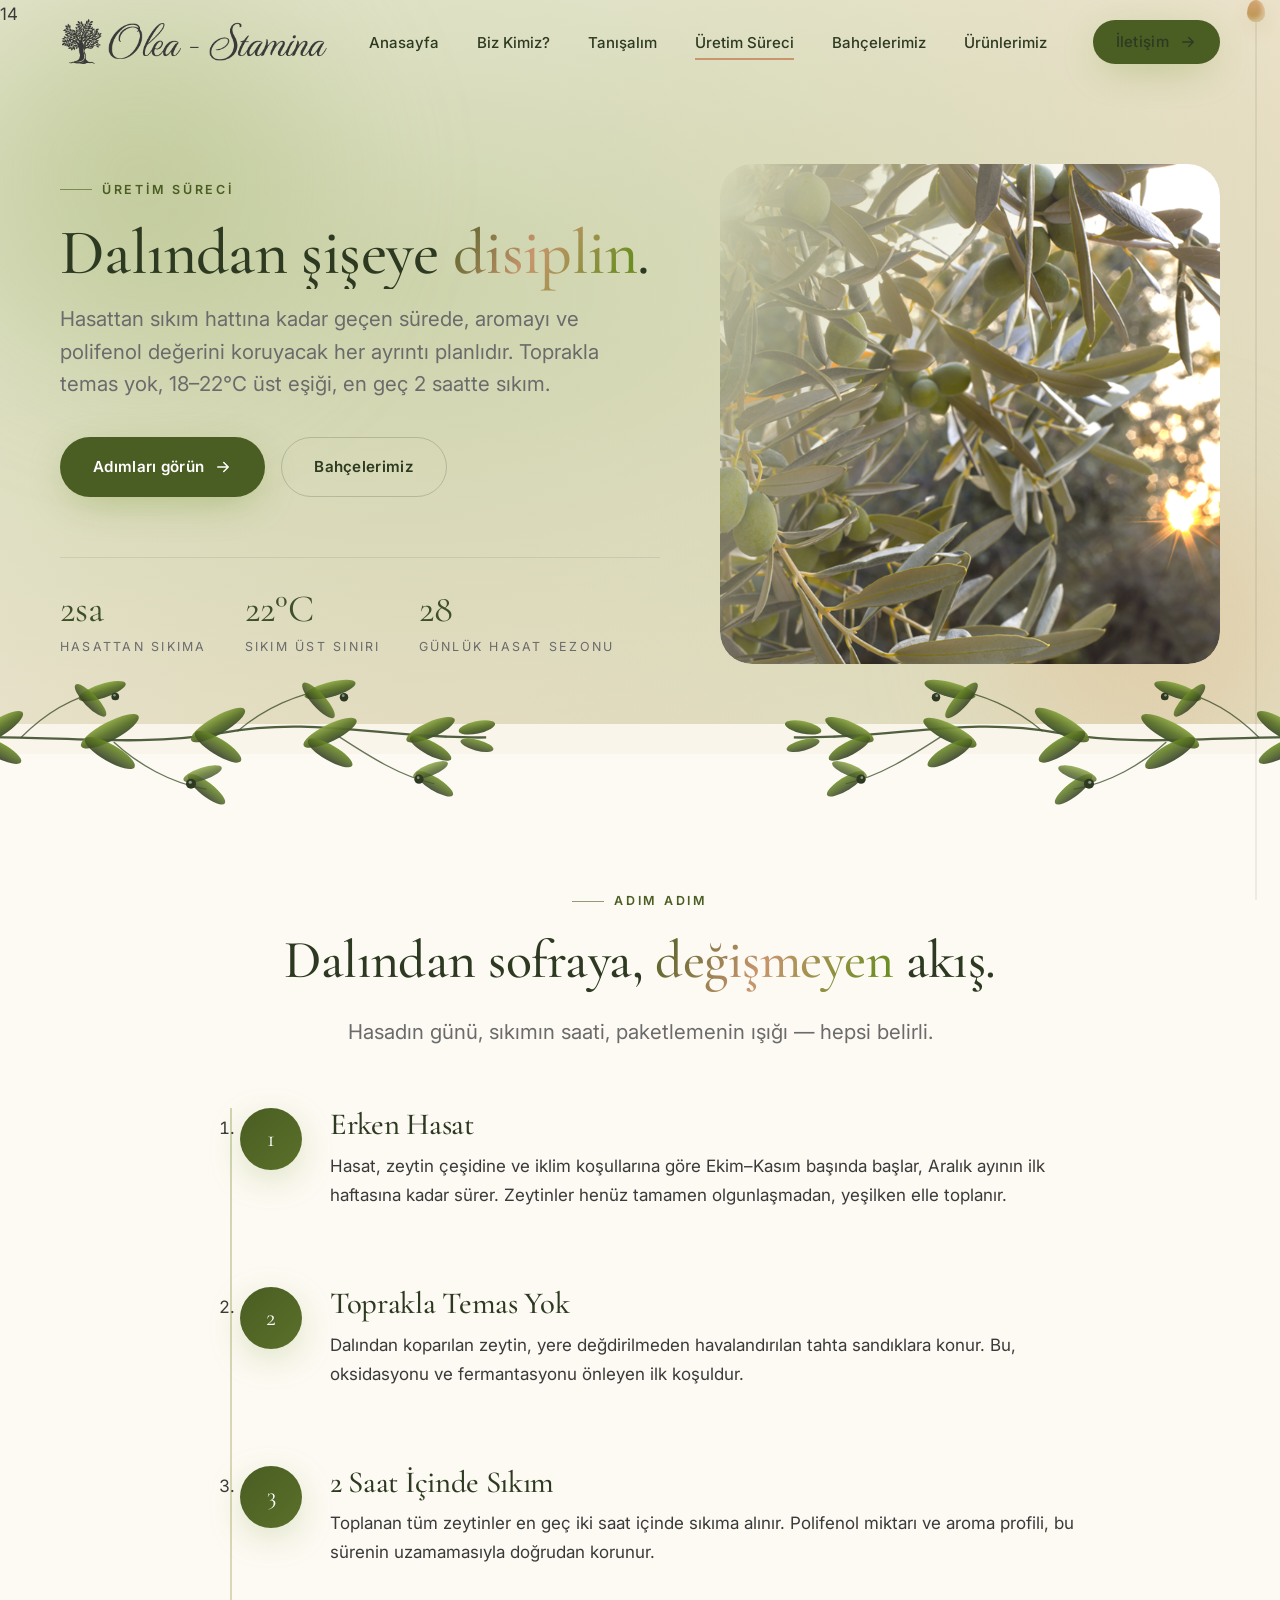
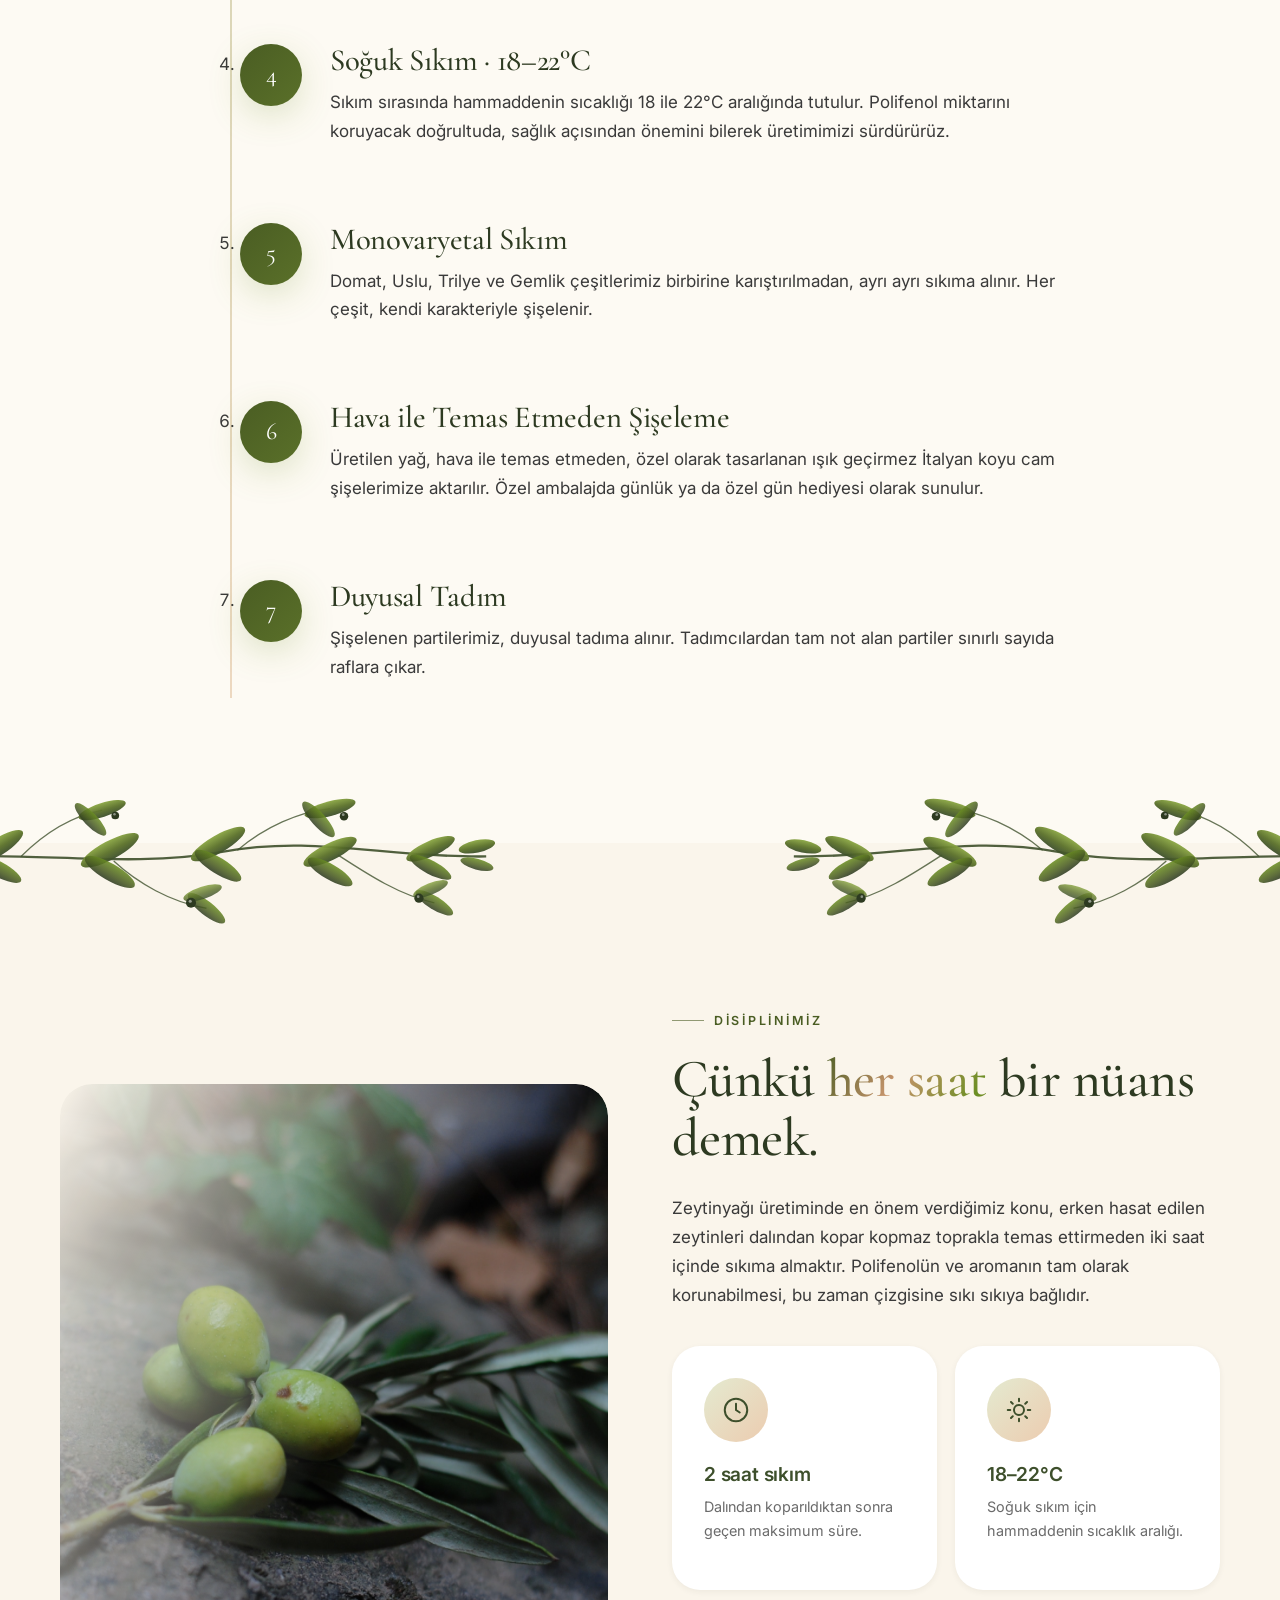
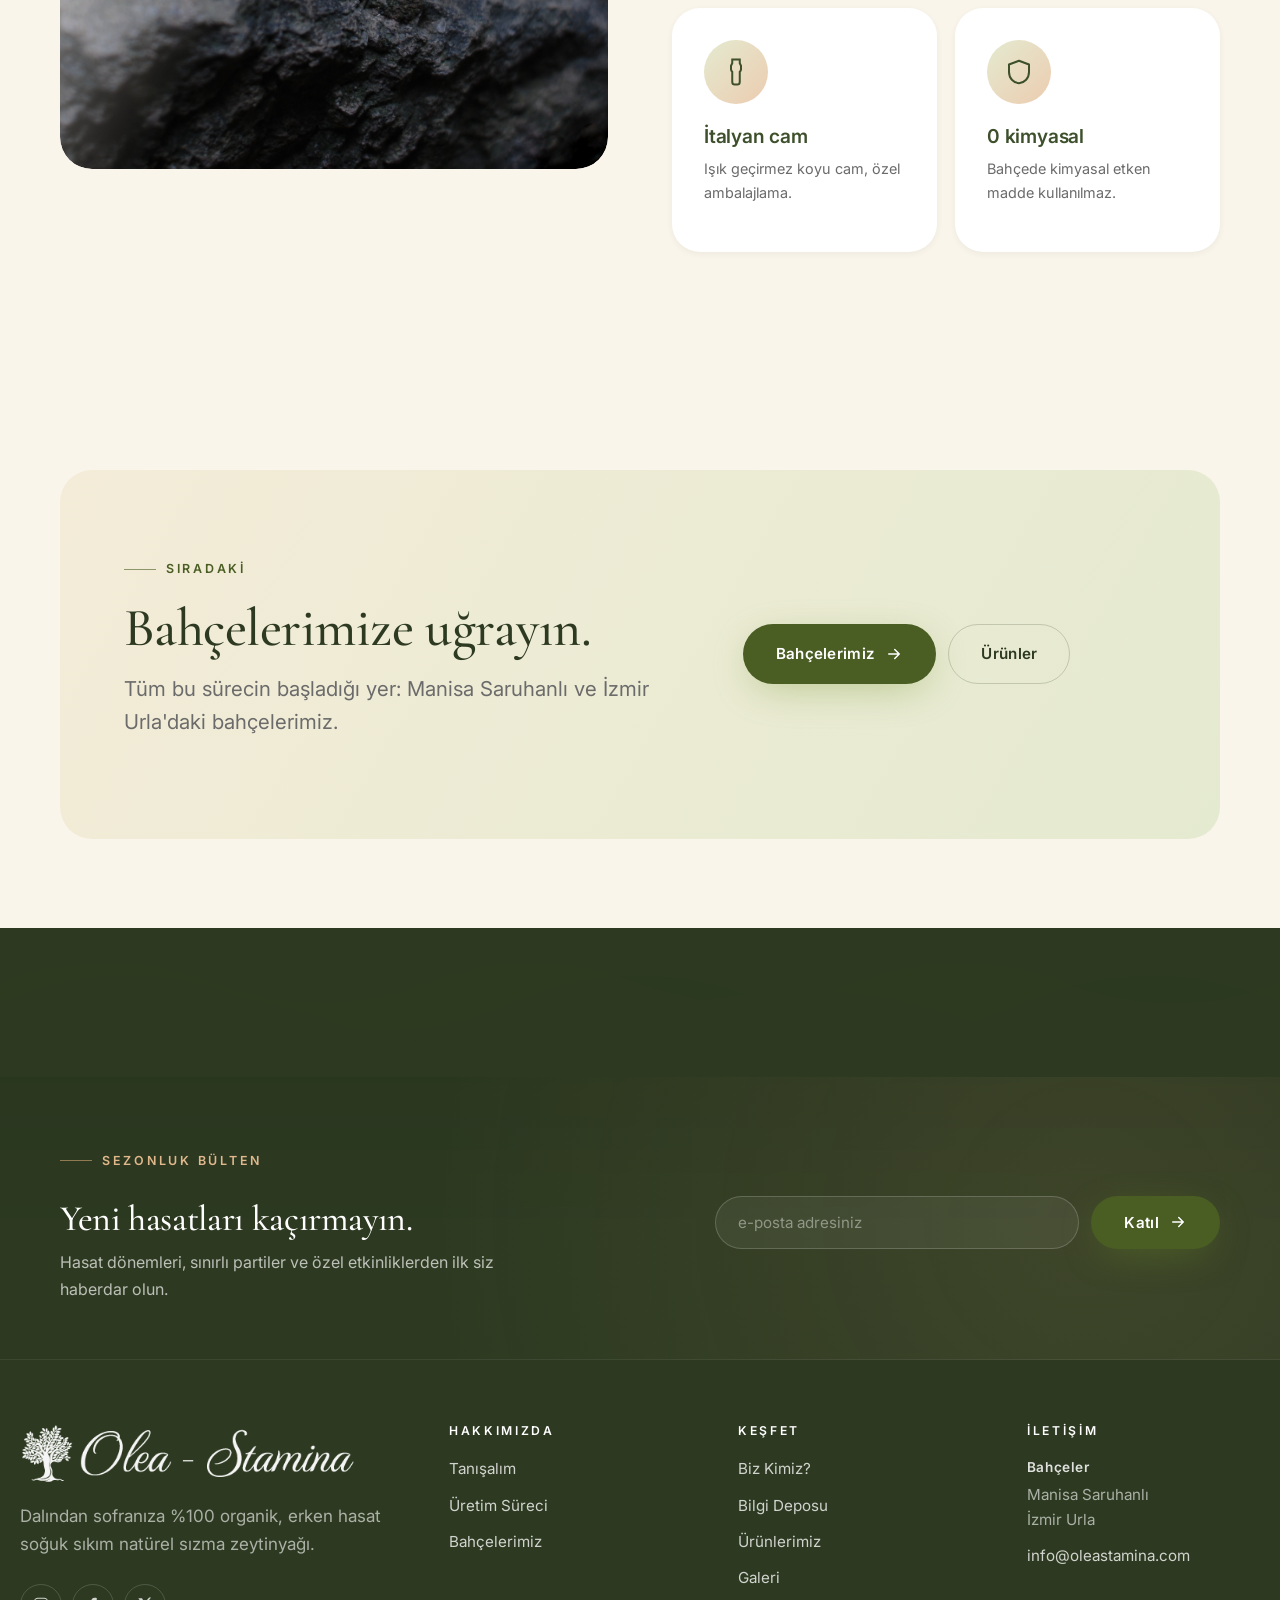
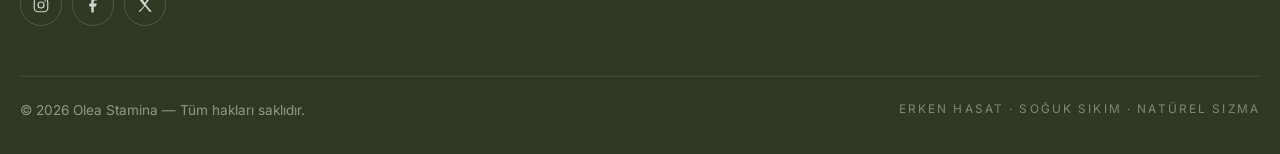
<file: uretim-sureci.html>
<!DOCTYPE html>
<html lang="tr">
<head>
<meta charset="UTF-8" />
<meta name="viewport" content="width=device-width, initial-scale=1.0" />
<title>Üretim Süreci — Olea Stamina</title>
<meta name="description" content="Olea Stamina üretim süreci: erken hasat, dalından koparıldıktan en geç 2 saat içinde 18-22°C soğuk sıkım, ışık geçirmez İtalyan cam şişelerde paketleme." />
<link rel="icon" href="images/logo.png" type="image/png" />
<link rel="preconnect" href="https://fonts.googleapis.com" />
<link rel="preconnect" href="https://fonts.gstatic.com" crossorigin />
<link href="https://fonts.googleapis.com/css2?family=Cormorant+Garamond:ital,wght@0,400;0,500;0,600;1,400&family=Inter:wght@300;400;500;600;700&display=swap" rel="stylesheet" />
<link rel="stylesheet" href="css/style.css" />
<link rel="stylesheet" href="css/liquid.css" />
</head>
<body>
<!-- Page-wide continuous leaf shower -->
<div class="page-leaves" data-leaves="18" aria-hidden="true"
     style="position:fixed; inset:0; pointer-events:none; z-index:1; overflow:hidden;"></div>

<svg width="0" height="0" style="position:absolute" aria-hidden="true">
  <defs>
    <filter id="goo"><feGaussianBlur in="SourceGraphic" stdDeviation="12" /><feColorMatrix values="1 0 0 0 0  0 1 0 0 0  0 0 1 0 0  0 0 0 22 -10" /><feComposite in="SourceGraphic" /></filter>
    <linearGradient id="olive-grad" x1="0" y1="0" x2="1" y2="1"><stop offset="0%" stop-color="#5a7029"/><stop offset="50%" stop-color="#6b8e23"/><stop offset="100%" stop-color="#a8b878"/></linearGradient>
    <linearGradient id="gold-grad" x1="0" y1="0" x2="1" y2="1"><stop offset="0%" stop-color="#b8924a"/><stop offset="100%" stop-color="#e0b88c"/></linearGradient>
    <linearGradient id="oil-grad" x1="0" y1="0" x2="0" y2="1"><stop offset="0%" stop-color="#e0b88c"/><stop offset="60%" stop-color="#c8956d"/><stop offset="100%" stop-color="#8b6432"/></linearGradient>
    <symbol id="i-leaf" viewBox="0 0 60 18"><path d="M2 9 C 12 0, 28 0, 58 9 C 28 18, 12 18, 2 9 Z" fill="currentColor"/></symbol>
    <symbol id="i-drop" viewBox="0 0 24 32"><path d="M12 2 C 6 12, 2 18, 2 22 a10 10 0 0 0 20 0 C 22 18, 18 12, 12 2 Z" fill="url(#oil-grad)"/><ellipse cx="9" cy="20" rx="3" ry="4" fill="rgba(255,255,255,0.45)"/></symbol>
    <symbol id="i-arrow" viewBox="0 0 24 24"><path fill="none" stroke="currentColor" stroke-width="2" stroke-linecap="round" stroke-linejoin="round" d="M5 12h14M13 6l6 6-6 6"/></symbol>
    <symbol id="i-menu"  viewBox="0 0 24 24"><path fill="none" stroke="currentColor" stroke-width="2" stroke-linecap="round" d="M4 7h16M4 12h16M4 17h16"/></symbol>
    <symbol id="i-heart" viewBox="0 0 24 24"><path d="M12 21s-7-4.5-9.5-9A5.5 5.5 0 0 1 12 6a5.5 5.5 0 0 1 9.5 6c-2.5 4.5-9.5 9-9.5 9z" fill="none" stroke="currentColor" stroke-width="1.6" stroke-linejoin="round"/></symbol>
    <symbol id="i-sun"   viewBox="0 0 24 24"><circle cx="12" cy="12" r="4" fill="none" stroke="currentColor" stroke-width="1.6"/><path stroke="currentColor" stroke-width="1.6" stroke-linecap="round" d="M12 3v2M12 19v2M3 12h2M19 12h2M5.6 5.6l1.4 1.4M17 17l1.4 1.4M5.6 18.4 7 17M17 7l1.4-1.4"/></symbol>
    <symbol id="i-shield" viewBox="0 0 24 24"><path d="M12 3l8 3v6c0 5-3.5 8.5-8 9-4.5-.5-8-4-8-9V6l8-3z" fill="none" stroke="currentColor" stroke-width="1.6" stroke-linejoin="round"/></symbol>
    <symbol id="i-tree" viewBox="0 0 24 24"><path d="M12 3c4 4 6 7 6 10a6 6 0 1 1-12 0c0-3 2-6 6-10z" fill="none" stroke="currentColor" stroke-width="1.6" stroke-linejoin="round"/><path d="M12 13v8" stroke="currentColor" stroke-width="1.6" stroke-linecap="round"/></symbol>
    <symbol id="i-pin"  viewBox="0 0 24 24"><path d="M12 22s-7-8-7-13a7 7 0 1 1 14 0c0 5-7 13-7 13z" fill="none" stroke="currentColor" stroke-width="1.6" stroke-linejoin="round"/><circle cx="12" cy="9" r="2.5" fill="none" stroke="currentColor" stroke-width="1.6"/></symbol>
    <symbol id="i-clock" viewBox="0 0 24 24"><circle cx="12" cy="12" r="9" fill="none" stroke="currentColor" stroke-width="1.6"/><path d="M12 7v5l3 2" fill="none" stroke="currentColor" stroke-width="1.6" stroke-linecap="round"/></symbol>
    <symbol id="i-bottle" viewBox="0 0 24 24"><path d="M9 2h6v3l1 2v3a4 4 0 0 1-1 2v8a2 2 0 0 1-2 2h-2a2 2 0 0 1-2-2v-8a4 4 0 0 1-1-2V7l1-2V2z" fill="none" stroke="currentColor" stroke-width="1.6"/></symbol>
    <symbol id="i-instagram" viewBox="0 0 24 24"><rect x="3" y="3" width="18" height="18" rx="5" fill="none" stroke="currentColor" stroke-width="1.6"/><circle cx="12" cy="12" r="4" fill="none" stroke="currentColor" stroke-width="1.6"/><circle cx="17.5" cy="6.5" r="1" fill="currentColor"/></symbol>
    <symbol id="i-facebook" viewBox="0 0 24 24"><path d="M13 22v-8h3l1-4h-4V7.5C13 6.6 13.4 6 14.8 6H17V2.5C16.5 2.4 15.3 2.3 14 2.3 11.4 2.3 9.7 3.9 9.7 6.9V10H7v4h2.7v8z" fill="currentColor"/></symbol>
    <symbol id="i-x" viewBox="0 0 24 24"><path d="M3 3l8 10L3 21h2.5l6.5-7.7 6 7.7H21l-8-10 7-9h-2.5l-6 7L8 3z" fill="currentColor"/></symbol>
  </defs>
</svg>

<div class="mouse-orb" aria-hidden="true"></div>
<div class="scroll-progress" aria-hidden="true"><i></i></div>
<div class="side-rail left" aria-hidden="true"></div>
<div class="side-rail right" aria-hidden="true"></div>

<!-- Header -->
<header class="site-header" role="banner">
  <div class="container nav">
    <a href="index.html" class="brand" aria-label="Olea Stamina anasayfa">
      <img src="images/logo.png" alt="Olea Stamina" style="height:48px; width:auto;" />
    </a>
    <nav aria-label="Ana navigasyon">
      <ul class="nav-links">
        <li><a href="index.html">Anasayfa</a></li>
        <li><a href="index.html#about">Biz Kimiz?</a></li>
        <li><a href="tanisalim.html">Tanışalım</a></li>
        <li><a href="uretim-sureci.html">Üretim Süreci</a></li>
        <li><a href="bahcelerimiz.html">Bahçelerimiz</a></li>
        <li><a href="index.html#urunler">Ürünlerimiz</a></li>
        <li class="nav-cta"><a href="index.html#iletisim" class="btn btn--sm" data-magnet>İletişim <svg><use href="#i-arrow"/></svg></a></li>
      </ul>
    </nav>
    <button class="menu-toggle" aria-expanded="false" aria-label="Menüyü aç/kapat">
      <svg width="28" height="28"><use href="#i-menu"/></svg>
    </button>
  </div>
</header>

<!-- ============================ Page intro with real production image ============================ -->
<section class="page-intro" style="min-height: 70vh; display:grid; align-items:center;">
  <div class="liquid-bg" aria-hidden="true"></div>
  <div class="blob blob--1" data-blob-track aria-hidden="true"></div>
  <div class="blob blob--2" data-blob-track aria-hidden="true"></div>
  <div class="oil-drops" data-count="14" aria-hidden="true"></div>
  <div style="position:absolute; inset:0; pointer-events:none;" data-sparkles="12" aria-hidden="true"></div>
  <div style="position:absolute; inset:0; pointer-events:none;" data-leaves="16" aria-hidden="true"></div>

  <div class="container" style="display:grid; grid-template-columns: 1.2fr 1fr; gap: 60px; align-items:center;">
    <div>
      <p class="eyebrow reveal">Üretim Süreci</p>
      <h1 data-split>Dalından şişeye <span class="accent text-flow">disiplin</span>.</h1>
      <p class="lead reveal delay-2">
        Hasattan sıkım hattına kadar geçen sürede, aromayı ve polifenol değerini koruyacak her
        ayrıntı planlıdır. Toprakla temas yok, 18–22°C üst eşiği, en geç 2 saatte sıkım.
      </p>
      <div class="hero-cta reveal delay-3">
        <a href="#adimlar" class="btn btn--pulse" data-magnet>Adımları görün <svg><use href="#i-arrow"/></svg></a>
        <a href="bahcelerimiz.html" class="btn btn--ghost">Bahçelerimiz</a>
      </div>

      <div class="hero-stats">
        <div class="stat kpi reveal delay-3"><span class="stat-value"><span data-count="2">0</span>sa</span><span class="stat-label">Hasattan sıkıma</span></div>
        <div class="stat kpi reveal delay-3"><span class="stat-value"><span data-count="22">0</span>°C</span><span class="stat-label">Sıkım üst sınırı</span></div>
        <div class="stat kpi reveal delay-3"><span class="stat-value"><span data-count="28">0</span></span><span class="stat-label">Günlük hasat sezonu</span></div>
      </div>
    </div>

    <div class="reveal delay-2 mask-reveal glow-pulse" data-tilt="6" style="border-radius:32px; overflow:hidden; aspect-ratio: 1/1; position:relative;">
      <img src="images/production-process.png" alt="Olea Stamina üretim süreci" style="width:100%; height:100%; object-fit:cover;" />
      <div style="position:absolute; inset:0; pointer-events:none;" data-bubbles="6" aria-hidden="true"></div>
    </div>
  </div>
</section>

<!-- Big olive-branch divider (left + right) -->
<div class="big-branches" aria-hidden="true">
    <svg class="branch-l" viewBox="0 0 700 220" xmlns="http://www.w3.org/2000/svg" preserveAspectRatio="xMinYMid meet">
      <defs>
        <linearGradient id="bg-l-top" x1="0" y1="0" x2="0" y2="1">
          <stop offset="0%"  stop-color="#8aa642"/>
          <stop offset="55%" stop-color="#5a7029"/>
          <stop offset="100%" stop-color="#3d4f2b"/>
        </linearGradient>
        <linearGradient id="bg-l-bot" x1="0" y1="0" x2="0" y2="1">
          <stop offset="0%"  stop-color="#6b8e23"/>
          <stop offset="60%" stop-color="#4a5d23"/>
          <stop offset="100%" stop-color="#2d3a21"/>
        </linearGradient>
      </defs>

      <!-- Main woody stem (curved) -->
      <path d="M -10 110 C 120 100, 250 124, 370 102 S 580 110, 712 108"
            stroke="#3d4f2b" stroke-width="3" fill="none" opacity="0.9"/>

      <!-- Side branches springing off the main stem -->
      <path d="M 110 108 C 140 78, 175 56, 215 48" stroke="#3d4f2b" stroke-width="1.7" fill="none" opacity="0.78"/>
      <path d="M 230 114 C 260 142, 305 168, 350 175" stroke="#3d4f2b" stroke-width="1.7" fill="none" opacity="0.78"/>
      <path d="M 390 100 C 425 70, 470 50, 510 46" stroke="#3d4f2b" stroke-width="1.7" fill="none" opacity="0.78"/>
      <path d="M 520 106 C 560 132, 600 158, 645 168" stroke="#3d4f2b" stroke-width="1.7" fill="none" opacity="0.78"/>

      <!-- Leaf cluster 1 (base) -->
      <g class="leaf-cluster">
        <ellipse cx="80" cy="96"  rx="38" ry="11"  fill="url(#bg-l-top)" transform="rotate(-32 80 96)"  opacity="0.95"/>
        <ellipse cx="80" cy="124" rx="34" ry="10"  fill="url(#bg-l-bot)" transform="rotate(28 80 124)" opacity="0.88"/>
      </g>

      <!-- Side branch tip cluster -->
      <g class="leaf-cluster">
        <ellipse cx="215" cy="48"  rx="32" ry="9"   fill="url(#bg-l-top)" transform="rotate(-18 215 48)" opacity="0.95"/>
        <ellipse cx="200" cy="60"  rx="28" ry="8.5" fill="url(#bg-l-bot)" transform="rotate(46 200 60)"  opacity="0.85"/>
        <circle cx="232" cy="55" r="5" fill="#2d3a21" class="berry"/>
        <circle cx="231" cy="53.5" r="1.6" fill="rgba(255,255,255,0.45)"/>
      </g>

      <!-- Cluster 2 -->
      <g class="leaf-cluster">
        <ellipse cx="225" cy="100" rx="42" ry="12"   fill="url(#bg-l-top)" transform="rotate(-28 225 100)" opacity="0.95"/>
        <ellipse cx="225" cy="128" rx="37" ry="11"   fill="url(#bg-l-bot)" transform="rotate(30 225 128)"  opacity="0.88"/>
      </g>

      <!-- Lower-side tip with olives -->
      <g class="leaf-cluster">
        <ellipse cx="350" cy="175" rx="30" ry="9"   fill="url(#bg-l-bot)" transform="rotate(38 350 175)" opacity="0.85"/>
        <ellipse cx="345" cy="155" rx="26" ry="8"   fill="url(#bg-l-top)" transform="rotate(-18 345 155)" opacity="0.82"/>
        <circle cx="330" cy="168" r="6.5" fill="#2d3a21" class="berry"/>
        <circle cx="329" cy="166" r="2" fill="rgba(255,255,255,0.5)"/>
      </g>

      <!-- Cluster 3 -->
      <g class="leaf-cluster">
        <ellipse cx="365" cy="92"  rx="40" ry="11.5" fill="url(#bg-l-top)" transform="rotate(-30 365 92)"  opacity="0.95"/>
        <ellipse cx="365" cy="120" rx="35" ry="10.5" fill="url(#bg-l-bot)" transform="rotate(32 365 120)" opacity="0.88"/>
      </g>

      <!-- Upper-side tip with olives -->
      <g class="leaf-cluster">
        <ellipse cx="510" cy="46"  rx="34" ry="9.5" fill="url(#bg-l-top)" transform="rotate(-15 510 46)" opacity="0.95"/>
        <ellipse cx="495" cy="60"  rx="30" ry="9"   fill="url(#bg-l-bot)" transform="rotate(48 495 60)"  opacity="0.85"/>
        <circle cx="528" cy="56" r="5.5" fill="#2d3a21" class="berry"/>
        <circle cx="527" cy="54" r="1.8" fill="rgba(255,255,255,0.45)"/>
      </g>

      <!-- Cluster 4 -->
      <g class="leaf-cluster">
        <ellipse cx="510" cy="102" rx="38" ry="11"   fill="url(#bg-l-top)" transform="rotate(-26 510 102)" opacity="0.95"/>
        <ellipse cx="510" cy="128" rx="33" ry="10"   fill="url(#bg-l-bot)" transform="rotate(30 510 128)" opacity="0.88"/>
      </g>

      <!-- Lower tip cluster -->
      <g class="leaf-cluster">
        <ellipse cx="645" cy="168" rx="28" ry="8.5" fill="url(#bg-l-bot)" transform="rotate(32 645 168)" opacity="0.85"/>
        <ellipse cx="640" cy="150" rx="24" ry="7.5" fill="url(#bg-l-top)" transform="rotate(-22 640 150)" opacity="0.82"/>
        <circle cx="625" cy="162" r="6" fill="#2d3a21" class="berry"/>
        <circle cx="624" cy="160" r="1.7" fill="rgba(255,255,255,0.45)"/>
      </g>

      <!-- Cluster 5 (toward end of main stem) -->
      <g class="leaf-cluster">
        <ellipse cx="640" cy="98"  rx="34" ry="10"   fill="url(#bg-l-top)" transform="rotate(-24 640 98)"  opacity="0.95"/>
        <ellipse cx="640" cy="122" rx="30" ry="9"    fill="url(#bg-l-bot)" transform="rotate(28 640 122)" opacity="0.88"/>
      </g>

      <!-- Final tip cluster -->
      <g class="leaf-cluster">
        <ellipse cx="700" cy="95"  rx="24" ry="8"    fill="url(#bg-l-top)" transform="rotate(-12 700 95)" opacity="0.95"/>
        <ellipse cx="700" cy="118" rx="22" ry="7"    fill="url(#bg-l-bot)" transform="rotate(15 700 118)" opacity="0.85"/>
      </g>
    </svg>
    <svg class="branch-r" viewBox="0 0 700 220" xmlns="http://www.w3.org/2000/svg" preserveAspectRatio="xMinYMid meet">
      <defs>
        <linearGradient id="bg-r-top" x1="0" y1="0" x2="0" y2="1">
          <stop offset="0%"  stop-color="#8aa642"/>
          <stop offset="55%" stop-color="#5a7029"/>
          <stop offset="100%" stop-color="#3d4f2b"/>
        </linearGradient>
        <linearGradient id="bg-r-bot" x1="0" y1="0" x2="0" y2="1">
          <stop offset="0%"  stop-color="#6b8e23"/>
          <stop offset="60%" stop-color="#4a5d23"/>
          <stop offset="100%" stop-color="#2d3a21"/>
        </linearGradient>
      </defs>

      <!-- Main woody stem (curved) -->
      <path d="M -10 110 C 120 100, 250 124, 370 102 S 580 110, 712 108"
            stroke="#3d4f2b" stroke-width="3" fill="none" opacity="0.9"/>

      <!-- Side branches springing off the main stem -->
      <path d="M 110 108 C 140 78, 175 56, 215 48" stroke="#3d4f2b" stroke-width="1.7" fill="none" opacity="0.78"/>
      <path d="M 230 114 C 260 142, 305 168, 350 175" stroke="#3d4f2b" stroke-width="1.7" fill="none" opacity="0.78"/>
      <path d="M 390 100 C 425 70, 470 50, 510 46" stroke="#3d4f2b" stroke-width="1.7" fill="none" opacity="0.78"/>
      <path d="M 520 106 C 560 132, 600 158, 645 168" stroke="#3d4f2b" stroke-width="1.7" fill="none" opacity="0.78"/>

      <!-- Leaf cluster 1 (base) -->
      <g class="leaf-cluster">
        <ellipse cx="80" cy="96"  rx="38" ry="11"  fill="url(#bg-r-top)" transform="rotate(-32 80 96)"  opacity="0.95"/>
        <ellipse cx="80" cy="124" rx="34" ry="10"  fill="url(#bg-r-bot)" transform="rotate(28 80 124)" opacity="0.88"/>
      </g>

      <!-- Side branch tip cluster -->
      <g class="leaf-cluster">
        <ellipse cx="215" cy="48"  rx="32" ry="9"   fill="url(#bg-r-top)" transform="rotate(-18 215 48)" opacity="0.95"/>
        <ellipse cx="200" cy="60"  rx="28" ry="8.5" fill="url(#bg-r-bot)" transform="rotate(46 200 60)"  opacity="0.85"/>
        <circle cx="232" cy="55" r="5" fill="#2d3a21" class="berry"/>
        <circle cx="231" cy="53.5" r="1.6" fill="rgba(255,255,255,0.45)"/>
      </g>

      <!-- Cluster 2 -->
      <g class="leaf-cluster">
        <ellipse cx="225" cy="100" rx="42" ry="12"   fill="url(#bg-r-top)" transform="rotate(-28 225 100)" opacity="0.95"/>
        <ellipse cx="225" cy="128" rx="37" ry="11"   fill="url(#bg-r-bot)" transform="rotate(30 225 128)"  opacity="0.88"/>
      </g>

      <!-- Lower-side tip with olives -->
      <g class="leaf-cluster">
        <ellipse cx="350" cy="175" rx="30" ry="9"   fill="url(#bg-r-bot)" transform="rotate(38 350 175)" opacity="0.85"/>
        <ellipse cx="345" cy="155" rx="26" ry="8"   fill="url(#bg-r-top)" transform="rotate(-18 345 155)" opacity="0.82"/>
        <circle cx="330" cy="168" r="6.5" fill="#2d3a21" class="berry"/>
        <circle cx="329" cy="166" r="2" fill="rgba(255,255,255,0.5)"/>
      </g>

      <!-- Cluster 3 -->
      <g class="leaf-cluster">
        <ellipse cx="365" cy="92"  rx="40" ry="11.5" fill="url(#bg-r-top)" transform="rotate(-30 365 92)"  opacity="0.95"/>
        <ellipse cx="365" cy="120" rx="35" ry="10.5" fill="url(#bg-r-bot)" transform="rotate(32 365 120)" opacity="0.88"/>
      </g>

      <!-- Upper-side tip with olives -->
      <g class="leaf-cluster">
        <ellipse cx="510" cy="46"  rx="34" ry="9.5" fill="url(#bg-r-top)" transform="rotate(-15 510 46)" opacity="0.95"/>
        <ellipse cx="495" cy="60"  rx="30" ry="9"   fill="url(#bg-r-bot)" transform="rotate(48 495 60)"  opacity="0.85"/>
        <circle cx="528" cy="56" r="5.5" fill="#2d3a21" class="berry"/>
        <circle cx="527" cy="54" r="1.8" fill="rgba(255,255,255,0.45)"/>
      </g>

      <!-- Cluster 4 -->
      <g class="leaf-cluster">
        <ellipse cx="510" cy="102" rx="38" ry="11"   fill="url(#bg-r-top)" transform="rotate(-26 510 102)" opacity="0.95"/>
        <ellipse cx="510" cy="128" rx="33" ry="10"   fill="url(#bg-r-bot)" transform="rotate(30 510 128)" opacity="0.88"/>
      </g>

      <!-- Lower tip cluster -->
      <g class="leaf-cluster">
        <ellipse cx="645" cy="168" rx="28" ry="8.5" fill="url(#bg-r-bot)" transform="rotate(32 645 168)" opacity="0.85"/>
        <ellipse cx="640" cy="150" rx="24" ry="7.5" fill="url(#bg-r-top)" transform="rotate(-22 640 150)" opacity="0.82"/>
        <circle cx="625" cy="162" r="6" fill="#2d3a21" class="berry"/>
        <circle cx="624" cy="160" r="1.7" fill="rgba(255,255,255,0.45)"/>
      </g>

      <!-- Cluster 5 (toward end of main stem) -->
      <g class="leaf-cluster">
        <ellipse cx="640" cy="98"  rx="34" ry="10"   fill="url(#bg-r-top)" transform="rotate(-24 640 98)"  opacity="0.95"/>
        <ellipse cx="640" cy="122" rx="30" ry="9"    fill="url(#bg-r-bot)" transform="rotate(28 640 122)" opacity="0.88"/>
      </g>

      <!-- Final tip cluster -->
      <g class="leaf-cluster">
        <ellipse cx="700" cy="95"  rx="24" ry="8"    fill="url(#bg-r-top)" transform="rotate(-12 700 95)" opacity="0.95"/>
        <ellipse cx="700" cy="118" rx="22" ry="7"    fill="url(#bg-r-bot)" transform="rotate(15 700 118)" opacity="0.85"/>
      </g>
    </svg>
</div>

<!-- ============================ Steps ============================ -->
<section class="section" id="adimlar" style="background: var(--cream-50);">
  <div class="container">
    <div class="text-center reveal" style="max-width: 720px; margin-inline:auto;">
      <p class="eyebrow" style="justify-content:center;">Adım Adım</p>
      <h2>Dalından sofraya, <span class="text-flow">değişmeyen</span> akış.</h2>
      <p class="lead mx-auto">Hasadın günü, sıkımın saati, paketlemenin ışığı — hepsi belirli.</p>
    </div>

    <ol class="timeline mt-xl" style="max-width: 880px; margin-inline:auto;">
      <li class="tl-step reveal">
        <span class="tl-num">1</span>
        <h3>Erken Hasat</h3>
        <p>Hasat, zeytin çeşidine ve iklim koşullarına göre Ekim–Kasım başında başlar, Aralık ayının ilk haftasına kadar sürer. Zeytinler henüz tamamen olgunlaşmadan, yeşilken elle toplanır.</p>
      </li>
      <li class="tl-step reveal delay-1">
        <span class="tl-num">2</span>
        <h3>Toprakla Temas Yok</h3>
        <p>Dalından koparılan zeytin, yere değdirilmeden havalandırılan tahta sandıklara konur. Bu, oksidasyonu ve fermantasyonu önleyen ilk koşuldur.</p>
      </li>
      <li class="tl-step reveal delay-2">
        <span class="tl-num">3</span>
        <h3>2 Saat İçinde Sıkım</h3>
        <p>Toplanan tüm zeytinler en geç iki saat içinde sıkıma alınır. Polifenol miktarı ve aroma profili, bu sürenin uzamamasıyla doğrudan korunur.</p>
      </li>
      <li class="tl-step reveal delay-3">
        <span class="tl-num">4</span>
        <h3>Soğuk Sıkım · 18–22°C</h3>
        <p>Sıkım sırasında hammaddenin sıcaklığı 18 ile 22°C aralığında tutulur. Polifenol miktarını koruyacak doğrultuda, sağlık açısından önemini bilerek üretimimizi sürdürürüz.</p>
      </li>
      <li class="tl-step reveal delay-4">
        <span class="tl-num">5</span>
        <h3>Monovaryetal Sıkım</h3>
        <p>Domat, Uslu, Trilye ve Gemlik çeşitlerimiz birbirine karıştırılmadan, ayrı ayrı sıkıma alınır. Her çeşit, kendi karakteriyle şişelenir.</p>
      </li>
      <li class="tl-step reveal">
        <span class="tl-num">6</span>
        <h3>Hava ile Temas Etmeden Şişeleme</h3>
        <p>Üretilen yağ, hava ile temas etmeden, özel olarak tasarlanan ışık geçirmez İtalyan koyu cam şişelerimize aktarılır. Özel ambalajda günlük ya da özel gün hediyesi olarak sunulur.</p>
      </li>
      <li class="tl-step reveal delay-1">
        <span class="tl-num">7</span>
        <h3>Duyusal Tadım</h3>
        <p>Şişelenen partilerimiz, duyusal tadıma alınır. Tadımcılardan tam not alan partiler sınırlı sayıda raflara çıkar.</p>
      </li>
    </ol>
  </div>
</section>

<!-- Big olive-branch divider (left + right) -->
<div class="big-branches" aria-hidden="true">
    <svg class="branch-l" viewBox="0 0 700 220" xmlns="http://www.w3.org/2000/svg" preserveAspectRatio="xMinYMid meet">
      <defs>
        <linearGradient id="bg-l-top" x1="0" y1="0" x2="0" y2="1">
          <stop offset="0%"  stop-color="#8aa642"/>
          <stop offset="55%" stop-color="#5a7029"/>
          <stop offset="100%" stop-color="#3d4f2b"/>
        </linearGradient>
        <linearGradient id="bg-l-bot" x1="0" y1="0" x2="0" y2="1">
          <stop offset="0%"  stop-color="#6b8e23"/>
          <stop offset="60%" stop-color="#4a5d23"/>
          <stop offset="100%" stop-color="#2d3a21"/>
        </linearGradient>
      </defs>

      <!-- Main woody stem (curved) -->
      <path d="M -10 110 C 120 100, 250 124, 370 102 S 580 110, 712 108"
            stroke="#3d4f2b" stroke-width="3" fill="none" opacity="0.9"/>

      <!-- Side branches springing off the main stem -->
      <path d="M 110 108 C 140 78, 175 56, 215 48" stroke="#3d4f2b" stroke-width="1.7" fill="none" opacity="0.78"/>
      <path d="M 230 114 C 260 142, 305 168, 350 175" stroke="#3d4f2b" stroke-width="1.7" fill="none" opacity="0.78"/>
      <path d="M 390 100 C 425 70, 470 50, 510 46" stroke="#3d4f2b" stroke-width="1.7" fill="none" opacity="0.78"/>
      <path d="M 520 106 C 560 132, 600 158, 645 168" stroke="#3d4f2b" stroke-width="1.7" fill="none" opacity="0.78"/>

      <!-- Leaf cluster 1 (base) -->
      <g class="leaf-cluster">
        <ellipse cx="80" cy="96"  rx="38" ry="11"  fill="url(#bg-l-top)" transform="rotate(-32 80 96)"  opacity="0.95"/>
        <ellipse cx="80" cy="124" rx="34" ry="10"  fill="url(#bg-l-bot)" transform="rotate(28 80 124)" opacity="0.88"/>
      </g>

      <!-- Side branch tip cluster -->
      <g class="leaf-cluster">
        <ellipse cx="215" cy="48"  rx="32" ry="9"   fill="url(#bg-l-top)" transform="rotate(-18 215 48)" opacity="0.95"/>
        <ellipse cx="200" cy="60"  rx="28" ry="8.5" fill="url(#bg-l-bot)" transform="rotate(46 200 60)"  opacity="0.85"/>
        <circle cx="232" cy="55" r="5" fill="#2d3a21" class="berry"/>
        <circle cx="231" cy="53.5" r="1.6" fill="rgba(255,255,255,0.45)"/>
      </g>

      <!-- Cluster 2 -->
      <g class="leaf-cluster">
        <ellipse cx="225" cy="100" rx="42" ry="12"   fill="url(#bg-l-top)" transform="rotate(-28 225 100)" opacity="0.95"/>
        <ellipse cx="225" cy="128" rx="37" ry="11"   fill="url(#bg-l-bot)" transform="rotate(30 225 128)"  opacity="0.88"/>
      </g>

      <!-- Lower-side tip with olives -->
      <g class="leaf-cluster">
        <ellipse cx="350" cy="175" rx="30" ry="9"   fill="url(#bg-l-bot)" transform="rotate(38 350 175)" opacity="0.85"/>
        <ellipse cx="345" cy="155" rx="26" ry="8"   fill="url(#bg-l-top)" transform="rotate(-18 345 155)" opacity="0.82"/>
        <circle cx="330" cy="168" r="6.5" fill="#2d3a21" class="berry"/>
        <circle cx="329" cy="166" r="2" fill="rgba(255,255,255,0.5)"/>
      </g>

      <!-- Cluster 3 -->
      <g class="leaf-cluster">
        <ellipse cx="365" cy="92"  rx="40" ry="11.5" fill="url(#bg-l-top)" transform="rotate(-30 365 92)"  opacity="0.95"/>
        <ellipse cx="365" cy="120" rx="35" ry="10.5" fill="url(#bg-l-bot)" transform="rotate(32 365 120)" opacity="0.88"/>
      </g>

      <!-- Upper-side tip with olives -->
      <g class="leaf-cluster">
        <ellipse cx="510" cy="46"  rx="34" ry="9.5" fill="url(#bg-l-top)" transform="rotate(-15 510 46)" opacity="0.95"/>
        <ellipse cx="495" cy="60"  rx="30" ry="9"   fill="url(#bg-l-bot)" transform="rotate(48 495 60)"  opacity="0.85"/>
        <circle cx="528" cy="56" r="5.5" fill="#2d3a21" class="berry"/>
        <circle cx="527" cy="54" r="1.8" fill="rgba(255,255,255,0.45)"/>
      </g>

      <!-- Cluster 4 -->
      <g class="leaf-cluster">
        <ellipse cx="510" cy="102" rx="38" ry="11"   fill="url(#bg-l-top)" transform="rotate(-26 510 102)" opacity="0.95"/>
        <ellipse cx="510" cy="128" rx="33" ry="10"   fill="url(#bg-l-bot)" transform="rotate(30 510 128)" opacity="0.88"/>
      </g>

      <!-- Lower tip cluster -->
      <g class="leaf-cluster">
        <ellipse cx="645" cy="168" rx="28" ry="8.5" fill="url(#bg-l-bot)" transform="rotate(32 645 168)" opacity="0.85"/>
        <ellipse cx="640" cy="150" rx="24" ry="7.5" fill="url(#bg-l-top)" transform="rotate(-22 640 150)" opacity="0.82"/>
        <circle cx="625" cy="162" r="6" fill="#2d3a21" class="berry"/>
        <circle cx="624" cy="160" r="1.7" fill="rgba(255,255,255,0.45)"/>
      </g>

      <!-- Cluster 5 (toward end of main stem) -->
      <g class="leaf-cluster">
        <ellipse cx="640" cy="98"  rx="34" ry="10"   fill="url(#bg-l-top)" transform="rotate(-24 640 98)"  opacity="0.95"/>
        <ellipse cx="640" cy="122" rx="30" ry="9"    fill="url(#bg-l-bot)" transform="rotate(28 640 122)" opacity="0.88"/>
      </g>

      <!-- Final tip cluster -->
      <g class="leaf-cluster">
        <ellipse cx="700" cy="95"  rx="24" ry="8"    fill="url(#bg-l-top)" transform="rotate(-12 700 95)" opacity="0.95"/>
        <ellipse cx="700" cy="118" rx="22" ry="7"    fill="url(#bg-l-bot)" transform="rotate(15 700 118)" opacity="0.85"/>
      </g>
    </svg>
    <svg class="branch-r" viewBox="0 0 700 220" xmlns="http://www.w3.org/2000/svg" preserveAspectRatio="xMinYMid meet">
      <defs>
        <linearGradient id="bg-r-top" x1="0" y1="0" x2="0" y2="1">
          <stop offset="0%"  stop-color="#8aa642"/>
          <stop offset="55%" stop-color="#5a7029"/>
          <stop offset="100%" stop-color="#3d4f2b"/>
        </linearGradient>
        <linearGradient id="bg-r-bot" x1="0" y1="0" x2="0" y2="1">
          <stop offset="0%"  stop-color="#6b8e23"/>
          <stop offset="60%" stop-color="#4a5d23"/>
          <stop offset="100%" stop-color="#2d3a21"/>
        </linearGradient>
      </defs>

      <!-- Main woody stem (curved) -->
      <path d="M -10 110 C 120 100, 250 124, 370 102 S 580 110, 712 108"
            stroke="#3d4f2b" stroke-width="3" fill="none" opacity="0.9"/>

      <!-- Side branches springing off the main stem -->
      <path d="M 110 108 C 140 78, 175 56, 215 48" stroke="#3d4f2b" stroke-width="1.7" fill="none" opacity="0.78"/>
      <path d="M 230 114 C 260 142, 305 168, 350 175" stroke="#3d4f2b" stroke-width="1.7" fill="none" opacity="0.78"/>
      <path d="M 390 100 C 425 70, 470 50, 510 46" stroke="#3d4f2b" stroke-width="1.7" fill="none" opacity="0.78"/>
      <path d="M 520 106 C 560 132, 600 158, 645 168" stroke="#3d4f2b" stroke-width="1.7" fill="none" opacity="0.78"/>

      <!-- Leaf cluster 1 (base) -->
      <g class="leaf-cluster">
        <ellipse cx="80" cy="96"  rx="38" ry="11"  fill="url(#bg-r-top)" transform="rotate(-32 80 96)"  opacity="0.95"/>
        <ellipse cx="80" cy="124" rx="34" ry="10"  fill="url(#bg-r-bot)" transform="rotate(28 80 124)" opacity="0.88"/>
      </g>

      <!-- Side branch tip cluster -->
      <g class="leaf-cluster">
        <ellipse cx="215" cy="48"  rx="32" ry="9"   fill="url(#bg-r-top)" transform="rotate(-18 215 48)" opacity="0.95"/>
        <ellipse cx="200" cy="60"  rx="28" ry="8.5" fill="url(#bg-r-bot)" transform="rotate(46 200 60)"  opacity="0.85"/>
        <circle cx="232" cy="55" r="5" fill="#2d3a21" class="berry"/>
        <circle cx="231" cy="53.5" r="1.6" fill="rgba(255,255,255,0.45)"/>
      </g>

      <!-- Cluster 2 -->
      <g class="leaf-cluster">
        <ellipse cx="225" cy="100" rx="42" ry="12"   fill="url(#bg-r-top)" transform="rotate(-28 225 100)" opacity="0.95"/>
        <ellipse cx="225" cy="128" rx="37" ry="11"   fill="url(#bg-r-bot)" transform="rotate(30 225 128)"  opacity="0.88"/>
      </g>

      <!-- Lower-side tip with olives -->
      <g class="leaf-cluster">
        <ellipse cx="350" cy="175" rx="30" ry="9"   fill="url(#bg-r-bot)" transform="rotate(38 350 175)" opacity="0.85"/>
        <ellipse cx="345" cy="155" rx="26" ry="8"   fill="url(#bg-r-top)" transform="rotate(-18 345 155)" opacity="0.82"/>
        <circle cx="330" cy="168" r="6.5" fill="#2d3a21" class="berry"/>
        <circle cx="329" cy="166" r="2" fill="rgba(255,255,255,0.5)"/>
      </g>

      <!-- Cluster 3 -->
      <g class="leaf-cluster">
        <ellipse cx="365" cy="92"  rx="40" ry="11.5" fill="url(#bg-r-top)" transform="rotate(-30 365 92)"  opacity="0.95"/>
        <ellipse cx="365" cy="120" rx="35" ry="10.5" fill="url(#bg-r-bot)" transform="rotate(32 365 120)" opacity="0.88"/>
      </g>

      <!-- Upper-side tip with olives -->
      <g class="leaf-cluster">
        <ellipse cx="510" cy="46"  rx="34" ry="9.5" fill="url(#bg-r-top)" transform="rotate(-15 510 46)" opacity="0.95"/>
        <ellipse cx="495" cy="60"  rx="30" ry="9"   fill="url(#bg-r-bot)" transform="rotate(48 495 60)"  opacity="0.85"/>
        <circle cx="528" cy="56" r="5.5" fill="#2d3a21" class="berry"/>
        <circle cx="527" cy="54" r="1.8" fill="rgba(255,255,255,0.45)"/>
      </g>

      <!-- Cluster 4 -->
      <g class="leaf-cluster">
        <ellipse cx="510" cy="102" rx="38" ry="11"   fill="url(#bg-r-top)" transform="rotate(-26 510 102)" opacity="0.95"/>
        <ellipse cx="510" cy="128" rx="33" ry="10"   fill="url(#bg-r-bot)" transform="rotate(30 510 128)" opacity="0.88"/>
      </g>

      <!-- Lower tip cluster -->
      <g class="leaf-cluster">
        <ellipse cx="645" cy="168" rx="28" ry="8.5" fill="url(#bg-r-bot)" transform="rotate(32 645 168)" opacity="0.85"/>
        <ellipse cx="640" cy="150" rx="24" ry="7.5" fill="url(#bg-r-top)" transform="rotate(-22 640 150)" opacity="0.82"/>
        <circle cx="625" cy="162" r="6" fill="#2d3a21" class="berry"/>
        <circle cx="624" cy="160" r="1.7" fill="rgba(255,255,255,0.45)"/>
      </g>

      <!-- Cluster 5 (toward end of main stem) -->
      <g class="leaf-cluster">
        <ellipse cx="640" cy="98"  rx="34" ry="10"   fill="url(#bg-r-top)" transform="rotate(-24 640 98)"  opacity="0.95"/>
        <ellipse cx="640" cy="122" rx="30" ry="9"    fill="url(#bg-r-bot)" transform="rotate(28 640 122)" opacity="0.88"/>
      </g>

      <!-- Final tip cluster -->
      <g class="leaf-cluster">
        <ellipse cx="700" cy="95"  rx="24" ry="8"    fill="url(#bg-r-top)" transform="rotate(-12 700 95)" opacity="0.95"/>
        <ellipse cx="700" cy="118" rx="22" ry="7"    fill="url(#bg-r-bot)" transform="rotate(15 700 118)" opacity="0.85"/>
      </g>
    </svg>
</div>

<!-- ============================ Quality metrics ============================ -->
<section class="section">
  <div class="container">
    <div class="grid-2">
      <div class="reveal mask-reveal" style="border-radius:32px; overflow:hidden; aspect-ratio: 4/5; position:relative;" data-tilt="6">
        <img src="images/production-process-2.png" alt="Olea Stamina üretim süreci detay" style="width:100%; height:100%; object-fit:cover;" />
        <div style="position:absolute; inset:0; pointer-events:none;" data-bubbles="8" aria-hidden="true"></div>
      </div>
      <div class="reveal delay-1">
        <p class="eyebrow">Disiplinimiz</p>
        <h2>Çünkü <span class="text-flow">her saat</span> bir nüans demek.</h2>
        <p>
          Zeytinyağı üretiminde en önem verdiğimiz konu, erken hasat edilen zeytinleri
          dalından kopar kopmaz toprakla temas ettirmeden iki saat içinde sıkıma almaktır.
          Polifenolün ve aromanın tam olarak korunabilmesi, bu zaman çizgisine sıkı sıkıya
          bağlıdır.
        </p>

        <div class="grid-2 mt-l" style="gap: 18px;">
          <div class="card shine">
            <span class="card-icon"><svg><use href="#i-clock"/></svg></span>
            <h4>2 saat sıkım</h4>
            <p class="muted" style="font-size:0.9rem;">Dalından koparıldıktan sonra geçen maksimum süre.</p>
          </div>
          <div class="card shine">
            <span class="card-icon"><svg><use href="#i-sun"/></svg></span>
            <h4>18–22°C</h4>
            <p class="muted" style="font-size:0.9rem;">Soğuk sıkım için hammaddenin sıcaklık aralığı.</p>
          </div>
          <div class="card shine">
            <span class="card-icon"><svg><use href="#i-bottle"/></svg></span>
            <h4>İtalyan cam</h4>
            <p class="muted" style="font-size:0.9rem;">Işık geçirmez koyu cam, özel ambalajlama.</p>
          </div>
          <div class="card shine">
            <span class="card-icon"><svg><use href="#i-shield"/></svg></span>
            <h4>0 kimyasal</h4>
            <p class="muted" style="font-size:0.9rem;">Bahçede kimyasal etken madde kullanılmaz.</p>
          </div>
        </div>
      </div>
    </div>
  </div>
</section>

<!-- ============================ CTA ============================ -->
<section class="section--tight">
  <div class="container">
    <div class="cta-banner reveal" style="position:relative; overflow:hidden;">
      <div style="position:relative; z-index:1;">
        <p class="eyebrow">Sıradaki</p>
        <h2 style="margin-bottom:16px;">Bahçelerimize uğrayın.</h2>
        <p class="lead">Tüm bu sürecin başladığı yer: Manisa Saruhanlı ve İzmir Urla'daki bahçelerimiz.</p>
      </div>
      <div style="display:flex; gap:12px; position:relative; z-index:1; flex-wrap:wrap;">
        <a href="bahcelerimiz.html" class="btn btn--pulse" data-magnet>Bahçelerimiz <svg><use href="#i-arrow"/></svg></a>
        <a href="index.html#urunler" class="btn btn--ghost">Ürünler</a>
      </div>
    </div>
  </div>
</section>

<!-- Footer -->
<footer class="site-footer" role="contentinfo">

  <!-- Layered animated sea waves at the top of the footer -->
  <div class="footer-sea" aria-hidden="true">
    <svg viewBox="0 0 2880 150" preserveAspectRatio="none">
      <path d="M0,75 q288,-55 576,0 t576,0 t576,0 t576,0 t576,0 L2880,150 L0,150 Z"/>
    </svg>
    <svg viewBox="0 0 2880 150" preserveAspectRatio="none">
      <path d="M0,55 q240,-40 480,0 t480,0 t480,0 t480,0 t480,0 t480,0 L2880,150 L0,150 Z"/>
    </svg>
    <svg viewBox="0 0 2880 150" preserveAspectRatio="none">
      <path d="M0,90 q360,-55 720,0 t720,0 t720,0 t720,0 L2880,150 L0,150 Z"/>
    </svg>
  </div>

  <!-- Newsletter -->
  <section class="footer-newsletter" aria-label="Bülten">
    <div class="container newsletter-inner">
      <div>
        <p class="eyebrow">Sezonluk Bülten</p>
        <h3>Yeni hasatları kaçırmayın.</h3>
        <p class="newsletter-lead">Hasat dönemleri, sınırlı partiler ve özel etkinliklerden ilk siz haberdar olun.</p>
      </div>
      <form class="newsletter-form"
            onsubmit="event.preventDefault(); this.querySelector('button').innerText='Teşekkürler ✓';">
        <input type="email" required placeholder="e-posta adresiniz" aria-label="E-posta adresiniz" />
        <button class="btn" type="submit" data-magnet>Katıl <svg><use href="#i-arrow"/></svg></button>
      </form>
    </div>
  </section>

  <!-- Main grid -->
  <div class="container footer-grid">
    <div class="footer-brand">
      <a href="index.html" class="brand" aria-label="Olea Stamina anasayfa">
        <img src="images/logo.png" alt="Olea Stamina" class="footer-logo" />
      </a>
      <p>Dalından sofranıza %100 organik, erken hasat soğuk sıkım natürel sızma zeytinyağı.</p>
      <ul class="social-list" aria-label="Sosyal medya">
        <li><a href="#" aria-label="Instagram"><svg width="18" height="18"><use href="#i-instagram"/></svg></a></li>
        <li><a href="#" aria-label="Facebook"><svg width="18" height="18"><use href="#i-facebook"/></svg></a></li>
        <li><a href="#" aria-label="X"><svg width="18" height="18"><use href="#i-x"/></svg></a></li>
      </ul>
    </div>

    <div>
      <h4>Hakkımızda</h4>
      <ul>
        <li><a href="tanisalim.html">Tanışalım</a></li>
        <li><a href="uretim-sureci.html">Üretim Süreci</a></li>
        <li><a href="bahcelerimiz.html">Bahçelerimiz</a></li>
      </ul>
    </div>

    <div>
      <h4>Keşfet</h4>
      <ul>
        <li><a href="index.html#about">Biz Kimiz?</a></li>
        <li><a href="index.html#menu">Bilgi Deposu</a></li>
        <li><a href="index.html#urunler">Ürünlerimiz</a></li>
        <li><a href="index.html#review">Galeri</a></li>
      </ul>
    </div>

    <div>
      <h4>İletişim</h4>
      <ul>
        <li><strong>Bahçeler</strong>Manisa Saruhanlı<br>İzmir Urla</li>
        <li><a href="mailto:info@oleastamina.com">info@oleastamina.com</a></li>
      </ul>
    </div>
  </div>

  <!-- Bottom bar -->
  <div class="container footer-bottom">
    <span>© <span id="year"></span> Olea Stamina — Tüm hakları saklıdır.</span>
    <span class="footer-meta">Erken Hasat · Soğuk Sıkım · Natürel Sızma</span>
  </div>
</footer>

<script src="js/main.js"></script>
<script src="js/liquid.js"></script>
</body>
</html>
</file>
<file: css/style.css>
/* ==========================================================================
   Olea Stamina — Premium Olive Oil
   Core styles: tokens, typography, layout, components
   ========================================================================== */

:root {
  /* Olive oil palette */
  --olive-900: #2d3a21;
  --olive-800: #3d4f2b;
  --olive-700: #4a5d23;
  --olive-600: #5a7029;
  --olive-500: #6b8e23;
  --olive-400: #8b9d4f;
  --olive-300: #a8b878;
  --olive-200: #c8d4a8;
  --olive-100: #e4ead0;

  --gold-900: #8b6432;
  --gold-800: #a07d3d;
  --gold-700: #b8924a;
  --gold-600: #c8956d;
  --gold-500: #d4a574;
  --gold-400: #e0b88c;
  --gold-300: #ecccb0;

  --cream-50:  #fdfaf3;
  --cream-100: #faf5eb;
  --cream-200: #f4ecd8;
  --cream-300: #ebdfc1;

  --text-strong: var(--olive-900);
  --text:        #3a3a3a;
  --text-soft:   #6b6b6b;

  --bg:          var(--cream-100);
  --bg-elevated: #ffffff;
  --bg-glass:    rgba(255, 255, 255, 0.55);
  --border-glass: rgba(255, 255, 255, 0.45);

  --shadow-sm: 0 2px 6px rgba(45, 58, 33, 0.06);
  --shadow-md: 0 8px 24px rgba(45, 58, 33, 0.08);
  --shadow-lg: 0 24px 60px rgba(45, 58, 33, 0.12);
  --shadow-glow-olive: 0 10px 40px -10px rgba(106, 142, 35, 0.45);
  --shadow-glow-gold:  0 10px 40px -10px rgba(212, 165, 116, 0.55);

  --radius-sm: 8px;
  --radius:    16px;
  --radius-lg: 28px;
  --radius-pill: 999px;

  --container: 1240px;
  --header-h: 84px;

  --ease-fluid: cubic-bezier(0.65, 0, 0.35, 1);
  --ease-out-soft: cubic-bezier(0.16, 1, 0.3, 1);
}

* { box-sizing: border-box; }
*::before, *::after { box-sizing: border-box; }

html { scroll-behavior: smooth; }

body {
  margin: 0;
  font-family: 'Inter', system-ui, -apple-system, "Segoe UI", Roboto, sans-serif;
  background: var(--bg);
  color: var(--text);
  font-size: 17px;
  line-height: 1.7;
  -webkit-font-smoothing: antialiased;
  -moz-osx-font-smoothing: grayscale;
  overflow-x: clip;
}

h1, h2, h3, h4, .serif {
  font-family: 'Cormorant Garamond', 'Playfair Display', Georgia, serif;
  color: var(--text-strong);
  font-weight: 500;
  letter-spacing: -0.01em;
  line-height: 1.1;
  margin: 0 0 0.5em;
}

h1 { font-size: clamp(2.6rem, 6vw, 5.2rem); font-weight: 500; }
h2 { font-size: clamp(2rem, 4.2vw, 3.6rem); }
h3 { font-size: clamp(1.4rem, 2.4vw, 2rem); }
h4 { font-size: 1.2rem; font-family: 'Inter', sans-serif; font-weight: 600; color: var(--olive-800); }

p { margin: 0 0 1em; }

a {
  color: var(--olive-700);
  text-decoration: none;
  transition: color 0.25s var(--ease-fluid);
}
a:hover { color: var(--gold-700); }

img, svg { max-width: 100%; display: block; }

::selection { background: var(--olive-300); color: var(--olive-900); }

.container {
  width: 100%;
  max-width: var(--container);
  margin-inline: auto;
  padding-inline: clamp(20px, 4vw, 40px);
}

.section {
  position: relative;
  padding-block: clamp(80px, 10vw, 160px);
}

.section--tight { padding-block: clamp(60px, 7vw, 100px); }

.eyebrow {
  display: inline-flex;
  align-items: center;
  gap: 10px;
  font-family: 'Inter', sans-serif;
  font-size: 0.78rem;
  font-weight: 600;
  text-transform: uppercase;
  letter-spacing: 0.22em;
  color: var(--olive-700);
  margin-bottom: 18px;
}
.eyebrow::before {
  content: '';
  display: inline-block;
  width: 32px;
  height: 1px;
  background: currentColor;
  opacity: 0.6;
}

.lead {
  font-size: clamp(1.1rem, 1.6vw, 1.32rem);
  color: var(--text-soft);
  max-width: 60ch;
  line-height: 1.6;
}

.grid-2 { display: grid; grid-template-columns: 1fr 1fr; gap: clamp(32px, 5vw, 80px); align-items: center; }
.grid-3 { display: grid; grid-template-columns: repeat(3, 1fr); gap: 32px; }
.grid-4 { display: grid; grid-template-columns: repeat(4, 1fr); gap: 24px; }

@media (max-width: 900px) {
  .grid-2, .grid-3, .grid-4 { grid-template-columns: 1fr; }
}

/* -------------------------------------------------- Header / Navigation */
.site-header {
  position: fixed;
  top: 0; left: 0; right: 0;
  height: var(--header-h);
  z-index: 50;
  display: flex;
  align-items: center;
  transition: background 0.4s var(--ease-fluid), backdrop-filter 0.4s var(--ease-fluid);
}

.site-header.is-scrolled {
  background: rgba(250, 245, 235, 0.78);
  backdrop-filter: saturate(180%) blur(20px);
  -webkit-backdrop-filter: saturate(180%) blur(20px);
  border-bottom: 1px solid rgba(45, 58, 33, 0.06);
}

.nav {
  display: flex;
  align-items: center;
  justify-content: space-between;
  width: 100%;
}

.brand {
  display: flex;
  align-items: center;
  gap: 12px;
  font-family: 'Cormorant Garamond', serif;
  font-size: 1.7rem;
  font-weight: 500;
  letter-spacing: 0.02em;
  color: var(--olive-900);
}
.brand-mark {
  width: 38px; height: 38px;
  display: grid; place-items: center;
  border-radius: 50%;
  background: linear-gradient(135deg, var(--olive-600), var(--olive-800));
  box-shadow: var(--shadow-glow-olive);
  color: white;
}
.brand-mark svg { width: 22px; height: 22px; }
.brand small { display: block; font-family: 'Inter', sans-serif; font-size: 0.62rem; letter-spacing: 0.32em; text-transform: uppercase; color: var(--olive-600); margin-top: -4px; }

.nav-links {
  display: flex;
  align-items: center;
  gap: 38px;
  list-style: none;
  margin: 0; padding: 0;
}
.nav-links a {
  position: relative;
  font-family: 'Inter', sans-serif;
  font-size: 0.94rem;
  font-weight: 500;
  color: var(--olive-900);
  padding-block: 8px;
}
.nav-links a::after {
  content: '';
  position: absolute;
  left: 0; right: 0; bottom: 0;
  height: 2px;
  background: var(--gold-600);
  transform-origin: right;
  transform: scaleX(0);
  transition: transform 0.5s var(--ease-fluid);
}
.nav-links a:hover::after,
.nav-links a.is-active::after {
  transform-origin: left;
  transform: scaleX(1);
}

.nav-cta { margin-left: 8px; }

.menu-toggle {
  display: none;
  background: none; border: none; padding: 8px;
  cursor: pointer;
  color: var(--olive-900);
}

@media (max-width: 880px) {
  .nav-links {
    position: fixed;
    inset: var(--header-h) 0 0 0;
    flex-direction: column;
    justify-content: center;
    align-items: center;
    gap: 28px;
    background: rgba(250, 245, 235, 0.97);
    backdrop-filter: blur(24px);
    -webkit-backdrop-filter: blur(24px);
    transform: translateY(-110%);
    visibility: hidden;
    opacity: 0;
    transition: transform 0.5s var(--ease-fluid), visibility 0s 0.5s, opacity 0.4s var(--ease-fluid);
    z-index: 100;
  }
  .nav-links.is-open {
    transform: translateY(0);
    visibility: visible;
    opacity: 1;
    transition: transform 0.5s var(--ease-fluid), visibility 0s 0s, opacity 0.4s var(--ease-fluid);
  }
  .nav-links a { font-size: 1.4rem; }
  .menu-toggle { display: block; z-index: 110; }

  /* Hamburger → X animation */
  .menu-toggle svg { transition: transform 0.3s var(--ease-fluid); }
  .menu-toggle[aria-expanded="true"] svg { transform: rotate(90deg); opacity: 0.7; }

  /* Lock body scroll when menu is open */
  body.nav-open { overflow: hidden; }
}

/* -------------------------------------------------- Buttons (liquid) */
.btn {
  --btn-bg: var(--olive-700);
  --btn-fg: #fff;
  --btn-fg-hover: var(--olive-900);
  position: relative;
  display: inline-flex;
  align-items: center;
  gap: 10px;
  padding: 16px 32px;
  border-radius: var(--radius-pill);
  font-family: 'Inter', sans-serif;
  font-size: 0.95rem;
  font-weight: 600;
  letter-spacing: 0.02em;
  background: var(--btn-bg);
  color: var(--btn-fg);
  border: 1px solid transparent;
  cursor: pointer;
  overflow: hidden;
  isolation: isolate;
  transition: color 0.5s var(--ease-fluid), transform 0.4s var(--ease-fluid), box-shadow 0.4s var(--ease-fluid);
  box-shadow: var(--shadow-glow-olive);
}
.btn svg { width: 18px; height: 18px; transition: transform 0.4s var(--ease-fluid); }
.btn:hover svg { transform: translateX(4px); }
.btn::before {
  content: '';
  position: absolute;
  inset: 0;
  background: linear-gradient(180deg, var(--gold-400), var(--gold-600));
  border-radius: 50% 50% 0 0 / 100% 100% 0 0;
  transform: translateY(100%) scaleY(0.4);
  transform-origin: bottom;
  transition: transform 0.7s var(--ease-fluid), border-radius 0.7s var(--ease-fluid);
  z-index: -1;
}
.btn:hover {
  color: var(--olive-900);
  transform: translateY(-2px);
  box-shadow: var(--shadow-glow-gold);
}
.btn:hover::before {
  transform: translateY(0) scaleY(1);
  border-radius: 0;
}

.btn--ghost {
  --btn-bg: transparent;
  --btn-fg: var(--olive-900);
  border: 1px solid rgba(45, 58, 33, 0.2);
  box-shadow: none;
}
.btn--ghost::before { background: linear-gradient(180deg, var(--olive-200), var(--olive-400)); }
.btn--ghost:hover { color: var(--olive-900); }

.btn--sm { padding: 11px 22px; font-size: 0.86rem; }

/* -------------------------------------------------- Glass card */
.glass {
  background: var(--bg-glass);
  backdrop-filter: blur(20px) saturate(180%);
  -webkit-backdrop-filter: blur(20px) saturate(180%);
  border: 1px solid var(--border-glass);
  border-radius: var(--radius-lg);
  box-shadow: var(--shadow-md);
}

.card {
  position: relative;
  background: var(--bg-elevated);
  border-radius: var(--radius-lg);
  padding: 32px;
  box-shadow: var(--shadow-sm);
  transition: transform 0.5s var(--ease-fluid), box-shadow 0.5s var(--ease-fluid);
  overflow: hidden;
}
.card:hover {
  transform: translateY(-6px);
  box-shadow: var(--shadow-lg);
}
.card-icon {
  width: 64px; height: 64px;
  display: grid; place-items: center;
  border-radius: 50%;
  margin-bottom: 22px;
  background: linear-gradient(135deg, var(--olive-100), var(--gold-300));
  color: var(--olive-800);
}
.card-icon svg { width: 30px; height: 30px; }

/* -------------------------------------------------- Hero */
.hero {
  position: relative;
  min-height: 100vh;
  display: grid;
  align-items: center;
  padding-top: var(--header-h);
  isolation: isolate;
  overflow: hidden;
}
.hero-inner { display: grid; grid-template-columns: 1.1fr 1fr; gap: 60px; align-items: center; }
@media (max-width: 980px) { .hero-inner { grid-template-columns: 1fr; gap: 40px; } }

.hero h1 .accent {
  display: inline-block;
  position: relative;
  background: linear-gradient(120deg, var(--olive-700) 0%, var(--gold-700) 50%, var(--olive-700) 100%);
  background-size: 200% 100%;
  -webkit-background-clip: text;
  background-clip: text;
  color: transparent;
  animation: shine 6s linear infinite;
}
@keyframes shine {
  0% { background-position: 0% 50%; }
  100% { background-position: 200% 50%; }
}
.hero p.lead { margin-top: 18px; }
.hero-cta { display: flex; gap: 16px; flex-wrap: wrap; margin-top: 36px; }

.hero-visual {
  position: relative;
  aspect-ratio: 4 / 5;
  border-radius: 50%;
}

.hero-stats {
  display: flex; gap: 38px;
  margin-top: 60px;
  padding-top: 32px;
  border-top: 1px solid rgba(45,58,33,0.10);
  flex-wrap: wrap;
  /* Stay above any decorative ornament that may overlap from the next section */
  position: relative;
  z-index: 2;
}
.stat {
  display: flex; flex-direction: column;
}
.stat-value {
  font-family: 'Cormorant Garamond', serif;
  font-size: 2.4rem;
  color: var(--olive-800);
  line-height: 1;
}
.stat-label {
  font-size: 0.78rem;
  text-transform: uppercase;
  letter-spacing: 0.18em;
  color: var(--text-soft);
  margin-top: 8px;
}

/* -------------------------------------------------- Decorative blobs */
.blob {
  position: absolute;
  filter: blur(60px);
  opacity: 0.55;
  pointer-events: none;
  z-index: -1;
  animation: blob-morph 18s ease-in-out infinite;
}
.blob--1 { width: 520px; height: 520px; top: -80px; left: -120px; background: radial-gradient(circle, var(--olive-300), transparent 70%); }
.blob--2 { width: 420px; height: 420px; bottom: -120px; right: -80px; background: radial-gradient(circle, var(--gold-400), transparent 70%); animation-delay: -6s; }
.blob--3 { width: 360px; height: 360px; top: 30%; right: 12%; background: radial-gradient(circle, var(--olive-200), transparent 70%); animation-delay: -12s; opacity: 0.45; }

/* -------------------------------------------------- Product / oil bottle SVG visual */
.bottle-wrap {
  position: relative;
  width: 100%;
  height: 100%;
  display: grid;
  place-items: center;
}
.bottle-wrap .glow {
  position: absolute;
  inset: 0;
  background: radial-gradient(circle at 50% 50%, rgba(212,165,116,0.45), transparent 60%);
  filter: blur(30px);
  border-radius: 50%;
  animation: pulse 6s ease-in-out infinite;
}
@keyframes pulse {
  0%, 100% { transform: scale(1); opacity: 0.6; }
  50%      { transform: scale(1.08); opacity: 0.9; }
}

/* -------------------------------------------------- Feature cards */
.features {
  position: relative;
  background: linear-gradient(180deg, var(--cream-100) 0%, var(--cream-50) 100%);
}
.features .grid-3 { gap: 28px; }

/* -------------------------------------------------- Pillar / quote */
.pillar {
  position: relative;
  padding: 80px 0;
  background: linear-gradient(135deg, var(--olive-800), var(--olive-700));
  color: #fff;
  border-radius: 32px;
  overflow: hidden;
}
.pillar h2, .pillar h3 { color: #fff; }
.pillar .quote {
  font-family: 'Cormorant Garamond', serif;
  font-style: italic;
  font-size: clamp(1.6rem, 2.6vw, 2.4rem);
  line-height: 1.4;
  max-width: 28ch;
}
.pillar::before, .pillar::after {
  content: '';
  position: absolute;
  border-radius: 50%;
  filter: blur(40px);
  opacity: 0.4;
  pointer-events: none;
}
.pillar::before { width: 360px; height: 360px; background: var(--gold-500); top: -120px; right: -80px; animation: blob-morph 14s ease-in-out infinite; }
.pillar::after  { width: 280px; height: 280px; background: var(--olive-400); bottom: -100px; left: -60px; animation: blob-morph 16s ease-in-out infinite reverse; }

/* -------------------------------------------------- Product row */
.product {
  display: grid;
  grid-template-columns: 1fr 1.2fr;
  gap: 60px;
  align-items: center;
  margin-bottom: 100px;
}
.product:nth-child(even) { grid-template-columns: 1.2fr 1fr; direction: rtl; }
.product:nth-child(even) > * { direction: ltr; }
@media (max-width: 900px) {
  .product, .product:nth-child(even) { grid-template-columns: 1fr; direction: ltr; }
}
.product-visual {
  position: relative;
  aspect-ratio: 1;
  border-radius: 32px;
  overflow: hidden;
  background: linear-gradient(135deg, var(--olive-100), var(--cream-200));
  display: grid;
  place-items: center;
}
.product-tag {
  display: inline-block;
  background: var(--olive-100);
  color: var(--olive-800);
  padding: 6px 14px;
  border-radius: var(--radius-pill);
  font-size: 0.78rem;
  font-weight: 600;
  letter-spacing: 0.12em;
  text-transform: uppercase;
  margin-bottom: 18px;
}

.spec-list {
  list-style: none;
  margin: 24px 0 0;
  padding: 0;
  display: grid;
  grid-template-columns: 1fr 1fr;
  gap: 14px 28px;
}
.spec-list li {
  display: flex; align-items: flex-start; gap: 10px;
  font-size: 0.95rem;
}
.spec-list li::before {
  content: '';
  display: inline-block;
  width: 8px; height: 8px;
  border-radius: 50%;
  background: var(--gold-600);
  margin-top: 8px;
  flex-shrink: 0;
}

/* -------------------------------------------------- Timeline (process) */
.timeline {
  position: relative;
  display: grid;
  gap: 60px;
  margin-top: 60px;
}
.timeline::before {
  content: '';
  position: absolute;
  left: 30px; top: 0; bottom: 0;
  width: 2px;
  background: linear-gradient(180deg, var(--olive-400), var(--gold-500));
  opacity: 0.4;
}
.tl-step {
  position: relative;
  padding-left: 90px;
}
.tl-num {
  position: absolute;
  left: 0; top: 0;
  width: 62px; height: 62px;
  border-radius: 50%;
  display: grid; place-items: center;
  background: linear-gradient(135deg, var(--olive-700), var(--olive-600));
  color: #fff;
  font-family: 'Cormorant Garamond', serif;
  font-size: 1.5rem;
  box-shadow: var(--shadow-glow-olive);
  z-index: 1;
}
.tl-step h3 { margin-bottom: 10px; }

/* -------------------------------------------------- Galleries */
.gallery {
  display: grid;
  grid-template-columns: repeat(12, 1fr);
  gap: 18px;
}
.gallery > * {
  border-radius: var(--radius);
  overflow: hidden;
  position: relative;
  background: var(--cream-200);
  aspect-ratio: 4 / 3;
}
.gallery > *:nth-child(1) { grid-column: span 7; aspect-ratio: 16/10; }
.gallery > *:nth-child(2) { grid-column: span 5; }
.gallery > *:nth-child(3) { grid-column: span 4; }
.gallery > *:nth-child(4) { grid-column: span 4; }
.gallery > *:nth-child(5) { grid-column: span 4; }

@media (max-width: 760px) {
  .gallery { grid-template-columns: 1fr 1fr; }
  .gallery > * { grid-column: span 1 !important; aspect-ratio: 1 !important; }
}

.gallery img {
  width: 100%; height: 100%; object-fit: cover;
  transition: transform 0.9s var(--ease-fluid);
}
.gallery > *:hover img { transform: scale(1.08); }

/* -------------------------------------------------- CTA banner */
.cta-banner {
  position: relative;
  border-radius: 32px;
  padding: 80px clamp(30px, 5vw, 80px);
  background: linear-gradient(120deg, var(--cream-200), var(--olive-100));
  overflow: hidden;
  display: grid;
  grid-template-columns: 1.4fr 1fr;
  gap: 40px;
  align-items: center;
}
@media (max-width: 800px) { .cta-banner { grid-template-columns: 1fr; } }

/* -------------------------------------------------- Footer */
.site-footer {
  background: var(--olive-900);
  color: rgba(255, 255, 255, 0.72);
  position: relative;
  overflow: hidden;
}
.site-footer h4 { color: white; }
.site-footer a { color: rgba(255, 255, 255, 0.78); }
.site-footer a:hover { color: var(--gold-400); }

/* ----- Layered SVG sea waves at the top of the footer ----- */
.footer-sea {
  position: relative;
  width: 100%;
  height: 150px;
  margin-bottom: -1px;       /* eliminate seam with newsletter */
  background: transparent;
  pointer-events: none;
  overflow: hidden;
}
.footer-sea svg {
  position: absolute;
  left: 0;
  bottom: 0;
  width: 200%;               /* double width so we can translate -50% endlessly */
  height: 100%;
  display: block;
}
/* Three layers with slightly different fills so each is distinguishable
   against the cream body background AND against each other. */
.footer-sea svg:nth-child(1) path { fill: rgba(45, 58, 33, 0.55); }   /* back (lightest) */
.footer-sea svg:nth-child(2) path { fill: rgba(45, 58, 33, 0.78); }   /* mid */
.footer-sea svg:nth-child(3) path { fill: var(--olive-900); }         /* front (solid) */
.footer-sea svg:nth-child(1) { animation: footer-wave 26s linear infinite; }
.footer-sea svg:nth-child(2) { animation: footer-wave 36s linear infinite reverse; }
.footer-sea svg:nth-child(3) { animation: footer-wave 18s linear infinite; }
@keyframes footer-wave {
  0%   { transform: translateX(0); }
  100% { transform: translateX(-50%); }
}

/* ----- Newsletter section (top of dark area) ----- */
.footer-newsletter {
  position: relative;
  padding: 64px 0 56px;
  border-bottom: 1px solid rgba(255, 255, 255, 0.08);
  background:
    radial-gradient(circle at 85% 50%, rgba(212, 165, 116, 0.10), transparent 60%),
    linear-gradient(180deg, rgba(0, 0, 0, 0.06), transparent 60%);
}
.newsletter-inner {
  display: grid;
  grid-template-columns: 1.2fr 1fr;
  gap: 50px;
  align-items: center;
}
@media (max-width: 800px) {
  .newsletter-inner { grid-template-columns: 1fr; gap: 24px; }
}
.footer-newsletter .eyebrow {
  color: var(--gold-400);
}
.footer-newsletter .eyebrow::before { background: var(--gold-500); }
.footer-newsletter h3 {
  font-family: 'Cormorant Garamond', serif;
  font-size: clamp(1.7rem, 2.8vw, 2.3rem);
  color: #fff;
  font-weight: 500;
  margin: 8px 0 10px;
  line-height: 1.15;
}
.newsletter-lead {
  color: rgba(255, 255, 255, 0.68);
  max-width: 48ch;
  margin: 0;
  font-size: 1rem;
}
.newsletter-form {
  display: flex;
  gap: 12px;
  flex-wrap: wrap;
}
.newsletter-form input {
  flex: 1;
  min-width: 220px;
  padding: 16px 22px;
  border-radius: var(--radius-pill);
  background: rgba(255, 255, 255, 0.06);
  border: 1px solid rgba(255, 255, 255, 0.18);
  color: #fff;
  font-family: inherit;
  font-size: 0.95rem;
  transition: border-color 0.3s, background 0.3s;
}
.newsletter-form input::placeholder { color: rgba(255, 255, 255, 0.42); }
.newsletter-form input:focus {
  outline: none;
  border-color: var(--gold-500);
  background: rgba(255, 255, 255, 0.10);
}

/* ----- Main grid ----- */
.footer-grid {
  display: grid;
  grid-template-columns: 1.6fr 1fr 1fr 1fr;
  gap: 56px;
  padding: 64px 0 50px;
}
@media (max-width: 900px) {
  .footer-grid { grid-template-columns: 1fr 1fr; gap: 40px 32px; }
}
@media (max-width: 540px) {
  .footer-grid { grid-template-columns: 1fr; gap: 32px; }
}

.footer-brand .footer-logo {
  height: 60px;
  width: auto;
  filter: brightness(0) invert(1) opacity(0.95);
}
.footer-brand p {
  margin-top: 18px;
  color: rgba(255, 255, 255, 0.6);
  line-height: 1.65;
  max-width: 38ch;
}
.footer-grid h4 {
  color: #fff;
  font-family: 'Inter', sans-serif;
  font-size: 0.76rem;
  font-weight: 600;
  letter-spacing: 0.22em;
  text-transform: uppercase;
  margin: 0 0 20px;
}
.footer-grid ul {
  list-style: none;
  padding: 0;
  margin: 0;
  display: grid;
  gap: 12px;
}
.footer-grid li {
  color: rgba(255, 255, 255, 0.6);
  line-height: 1.6;
  font-size: 0.95rem;
}
.footer-grid li strong {
  color: rgba(255, 255, 255, 0.85);
  font-weight: 600;
  display: block;
  margin-bottom: 4px;
  font-size: 0.85rem;
  letter-spacing: 0.04em;
}

/* ----- Social ----- */
/* Specificity boosted to .footer-grid .social-list so it wins over the
   generic ".footer-grid ul { display: grid }" rule above. */
.footer-grid .social-list,
.social-list {
  list-style: none;
  padding: 0;
  margin: 26px 0 0;
  display: flex;
  gap: 10px;
  grid-template-columns: none;   /* defuse the grid rule on .footer-grid ul */
}
.footer-grid .social-list li,
.social-list li {
  margin: 0;
  padding: 0;
}
.social-list a {
  width: 42px; height: 42px;
  display: grid; place-items: center;
  border-radius: 50%;
  border: 1px solid rgba(255, 255, 255, 0.16);
  color: rgba(255, 255, 255, 0.78);
  transition: all 0.35s var(--ease-fluid);
}
.social-list a:hover {
  background: var(--gold-500);
  border-color: var(--gold-500);
  color: var(--olive-900);
  transform: translateY(-3px);
}

/* ----- Bottom bar ----- */
.footer-bottom {
  display: flex;
  justify-content: space-between;
  flex-wrap: wrap;
  gap: 16px;
  padding: 22px 0 32px;
  border-top: 1px solid rgba(255, 255, 255, 0.08);
  font-size: 0.85rem;
  color: rgba(255, 255, 255, 0.48);
}
.footer-meta {
  letter-spacing: 0.18em;
  text-transform: uppercase;
  font-size: 0.74rem;
  color: rgba(255, 255, 255, 0.4);
}

/* -------------------------------------------------- Reveal on scroll */
.reveal {
  opacity: 0;
  transform: translateY(36px);
  transition: opacity 0.9s var(--ease-out-soft), transform 0.9s var(--ease-out-soft);
}
.reveal.is-in {
  opacity: 1;
  transform: none;
}
.reveal.delay-1 { transition-delay: 0.1s; }
.reveal.delay-2 { transition-delay: 0.2s; }
.reveal.delay-3 { transition-delay: 0.3s; }
.reveal.delay-4 { transition-delay: 0.4s; }

/* -------------------------------------------------- Page intro (sub-pages) */
.page-intro {
  position: relative;
  padding: calc(var(--header-h) + 80px) 0 60px;
  overflow: hidden;
  isolation: isolate;
}
.page-intro h1 { font-size: clamp(2.4rem, 5vw, 4.2rem); margin-bottom: 14px; }

/* -------------------------------------------------- Utilities */
.text-center { text-align: center; }
.muted { color: var(--text-soft); }
.mx-auto { margin-inline: auto; }
.mt-l { margin-top: 36px; }
.mt-xl { margin-top: 60px; }

/* -------------------------------------------------- Comprehensive Mobile Fixes */

/* --- Tablet: 2-col product grid instead of jumping to 1 --- */
@media (max-width: 1100px) and (min-width: 601px) {
  .grid-4 { grid-template-columns: repeat(2, 1fr); gap: 20px; }
}

/* --- Small tablets & large phones --- */
@media (max-width: 768px) {
  body { font-size: 16px; }

  .hero { min-height: auto; padding-top: calc(var(--header-h) + 20px); padding-bottom: 60px; }
  .hero-inner { gap: 30px; text-align: center; }
  .hero h1 { font-size: clamp(2rem, 8vw, 2.8rem); }
  .hero p.lead { font-size: 1rem; margin-inline: auto; }
  .hero-cta { justify-content: center; }
  .hero-visual { max-width: 280px; margin-inline: auto; aspect-ratio: 3/4; }

  .hero-stats { 
    justify-content: center; 
    gap: 24px; 
    margin-top: 36px; 
    padding-top: 24px;
    flex-wrap: wrap;
  }
  .stat-value { font-size: 1.8rem; }
  .stat-label { font-size: 0.7rem; }

  .eyebrow { font-size: 0.72rem; margin-bottom: 12px; }
  .eyebrow::before { width: 20px; }

  h2 { font-size: clamp(1.6rem, 5vw, 2.2rem); }

  .section { padding-block: clamp(50px, 8vw, 80px); }
  .section--tight { padding-block: clamp(40px, 6vw, 60px); }

  /* Contact form */
  .cta-banner { 
    padding: 40px clamp(20px, 4vw, 40px); 
    grid-template-columns: 1fr; 
    gap: 30px;
    border-radius: 20px;
  }

  /* Sub-page hero: override inline 2-column grids */
  .page-intro .container[style*="grid-template-columns"] {
    grid-template-columns: 1fr !important;
    gap: 30px !important;
  }
  .page-intro { padding: calc(var(--header-h) + 40px) 0 40px; }
  .page-intro h1 { font-size: clamp(1.8rem, 6vw, 2.6rem); }

  /* Products */
  .grid-4 { grid-template-columns: repeat(2, 1fr); gap: 16px; }
  .card { padding: 20px; border-radius: 20px; }
  .card h4 { font-size: 1.1rem !important; }

  .product-tag { font-size: 0.7rem; padding: 4px 10px; margin-bottom: 10px; }

  /* Gallery */
  .gallery { gap: 10px; }

  /* Spec list */
  .spec-list { grid-template-columns: 1fr; gap: 10px; }

  /* Footer */
  .footer-grid { gap: 32px 24px; padding: 40px 0 32px; }
  .footer-bottom { flex-direction: column; align-items: center; text-align: center; }
  .footer-newsletter { padding: 40px 0 36px; }
  .newsletter-inner { text-align: center; }
  .newsletter-form { justify-content: center; }

  /* Page intro (sub-pages) */
  .page-intro { padding: calc(var(--header-h) + 40px) 0 40px; }
  .page-intro h1 { font-size: clamp(1.8rem, 6vw, 2.6rem); }

  /* Buttons */
  .btn { padding: 13px 24px; font-size: 0.88rem; }
  .btn--sm { padding: 9px 18px; font-size: 0.82rem; }
}

/* --- Phones --- */
@media (max-width: 480px) {
  body { font-size: 15px; }

  .container { padding-inline: 16px; }

  .hero h1 { font-size: clamp(1.7rem, 8vw, 2.2rem); }
  .hero-visual { max-width: 220px; }

  .hero-stats { gap: 16px; }
  .stat-value { font-size: 1.5rem; }

  h2 { font-size: clamp(1.4rem, 5.5vw, 1.8rem); }

  /* Products: single column on very small screens */
  .grid-4 { grid-template-columns: 1fr; gap: 16px; }

  /* Gallery: single column */
  .gallery { grid-template-columns: 1fr; }
  .gallery > * { grid-column: span 1 !important; aspect-ratio: 4/3 !important; }

  /* Contact form inputs */
  .cta-banner { padding: 28px 16px; border-radius: 16px; }

  /* Footer */
  .footer-grid { grid-template-columns: 1fr; gap: 28px; }
  .footer-brand .footer-logo { height: 45px; }

  .newsletter-form { flex-direction: column; }
  .newsletter-form input { min-width: 100%; }
  .newsletter-form .btn { width: 100%; justify-content: center; }

  /* Timeline */
  .tl-step { padding-left: 60px; }
  .tl-num { width: 44px; height: 44px; font-size: 1.2rem; }
  .timeline::before { left: 22px; }
}

/* --- Prevent horizontal overflow on all screens --- */
html, body { overflow-x: clip; }
img { max-width: 100%; height: auto; }

/* --- Success Modal --- */
.modal-overlay {
  position: fixed;
  inset: 0;
  background: rgba(45, 58, 33, 0.4);
  backdrop-filter: blur(12px);
  -webkit-backdrop-filter: blur(12px);
  display: grid;
  place-items: center;
  z-index: 9999;
  opacity: 0;
  pointer-events: none;
  transition: opacity 0.4s var(--ease-fluid);
}
.modal-overlay.is-active {
  opacity: 1;
  pointer-events: auto;
}
.modal-card {
  background: var(--cream-50);
  padding: 40px;
  border-radius: 28px;
  max-width: 440px;
  width: 90%;
  text-align: center;
  box-shadow: 0 30px 60px -15px rgba(45, 58, 33, 0.25);
  transform: scale(0.9) translateY(20px);
  transition: transform 0.5s var(--ease-fluid);
  border: 1px solid rgba(212, 165, 116, 0.2);
}
.modal-overlay.is-active .modal-card {
  transform: scale(1) translateY(0);
}
.modal-icon {
  width: 64px;
  height: 64px;
  background: var(--olive-600);
  color: var(--cream-50);
  border-radius: 50%;
  display: grid;
  place-items: center;
  margin: 0 auto 24px;
  box-shadow: 0 10px 25px -5px rgba(106, 142, 35, 0.4);
}
.modal-icon svg {
  width: 32px;
  height: 32px;
  fill: currentColor;
}

/* --- Growing Tree Section --- */
.growing-tree-section {
  background: var(--cream-100);
  border-top: 1px solid rgba(74, 93, 35, 0.06);
  border-bottom: 1px solid rgba(74, 93, 35, 0.06);
  position: relative;
  overflow: visible;
  padding: 140px 0;
}
.tree-grid {
  display: grid;
  grid-template-columns: 1.1fr 1fr;
  gap: 80px;
  align-items: start;
}
.tree-sticky-col {
  position: sticky;
  top: 130px;
  display: flex;
  flex-direction: column;
  align-items: center;
}
.tree-title {
  font-family: 'Cormorant Garamond', serif;
  font-size: 2.4rem;
  color: var(--olive-800);
  margin-bottom: 24px;
  text-align: center;
}
.tree-svg-container {
  width: 100%;
  max-width: 420px;
  aspect-ratio: 1;
  position: relative;
}
.growing-tree-svg {
  filter: drop-shadow(0 20px 40px rgba(74, 93, 35, 0.08));
}
.tree-path {
  transition: stroke-dashoffset 0.05s linear;
}
.tree-bloom {
  transform-origin: center;
  transition: transform 0.25s cubic-bezier(0.34, 1.56, 0.64, 1), opacity 0.25s ease-out;
}
.tree-progress-wrap {
  width: 180px;
  height: 3px;
  background: rgba(74, 93, 35, 0.1);
  border-radius: 3px;
  margin-top: 28px;
  position: relative;
  overflow: hidden;
}
.tree-progress-bar {
  position: absolute;
  left: 0;
  top: 0;
  bottom: 0;
  width: 0%;
  background: var(--olive-600);
  transition: width 0.05s linear;
}
.tree-scroll-col {
  padding-top: 10vh;
  padding-bottom: 30vh;
  display: grid;
  gap: 160px;
}
.tree-milestone {
  opacity: 0.3;
  transform: translateY(20px);
  transition: opacity 0.5s ease, transform 0.5s ease;
}
.tree-milestone.is-active {
  opacity: 1;
  transform: translateY(0);
}
.tree-milestone-step {
  font-family: monospace;
  color: var(--olive-600);
  font-weight: 600;
  display: block;
  margin-bottom: 12px;
  font-size: 0.9rem;
  letter-spacing: 2px;
  text-transform: uppercase;
}
.tree-milestone-title {
  font-family: 'Cormorant Garamond', serif;
  font-size: 2.2rem;
  color: var(--olive-900);
  margin-bottom: 16px;
}
.tree-milestone-desc {
  color: var(--text-soft);
  line-height: 1.75;
  font-size: 1.05rem;
}

/* Responsiveness for Growing Tree */
@media (max-width: 768px) {
  .growing-tree-section {
    padding: 60px 0;
  }
  .tree-grid {
    grid-template-columns: 1fr;
    gap: 30px;
  }
  .tree-sticky-col {
    position: sticky;
    top: 69px; /* navbar height */
    height: 320px;
    background: rgba(253, 251, 247, 0.96);
    backdrop-filter: blur(8px);
    -webkit-backdrop-filter: blur(8px);
    z-index: 10;
    padding: 10px 0;
    border-bottom: 1px solid rgba(74, 93, 35, 0.08);
  }
  .tree-title {
    font-size: 1.6rem;
    margin-bottom: 8px;
  }
  .tree-svg-container {
    max-width: 200px;
  }
  .tree-progress-wrap {
    margin-top: 12px;
    width: 140px;
  }
  .tree-scroll-col {
    padding-top: 20px;
    padding-bottom: 40px;
    gap: 60px;
  }
  .tree-milestone-title {
    font-size: 1.8rem;
    margin-bottom: 10px;
  }
  .tree-milestone-desc {
    font-size: 0.95rem;
  }
}

/* Reduced motion */
@media (prefers-reduced-motion: reduce) {
  *, *::before, *::after {
    animation-duration: 0.001ms !important;
    animation-iteration-count: 1 !important;
    transition-duration: 0.001ms !important;
    scroll-behavior: auto !important;
  }
}
</file>
<file: css/liquid.css>
/* ==========================================================================
   Liquid Animations — fluid morphing, waves, oil drops, oil-sea
   Significantly expanded animation library
   ========================================================================== */

/* --- Core blob morph (used by hero blobs, decorative shapes) -------------- */
@keyframes blob-morph {
  0%, 100% { border-radius: 62% 38% 46% 54% / 58% 42% 58% 42%; transform: rotate(0deg) scale(1); }
  20%      { border-radius: 38% 62% 60% 40% / 45% 55% 45% 55%; transform: rotate(20deg) scale(1.04); }
  40%      { border-radius: 50% 50% 40% 60% / 60% 50% 50% 40%; transform: rotate(-15deg) scale(0.96); }
  60%      { border-radius: 60% 40% 55% 45% / 40% 60% 40% 60%; transform: rotate(25deg) scale(1.05); }
  80%      { border-radius: 45% 55% 50% 50% / 55% 45% 55% 45%; transform: rotate(-10deg) scale(1.02); }
}

/* --- Floating idle ---------------------------------------------- */
@keyframes float-y       { 0%, 100% { transform: translateY(0); } 50% { transform: translateY(-22px); } }
@keyframes float-y-soft  { 0%, 100% { transform: translateY(0); } 50% { transform: translateY(-10px); } }
@keyframes float-xy      { 0%, 100% { transform: translate(0,0) rotate(0deg); } 25% { transform: translate(8px,-12px) rotate(2deg); } 50% { transform: translate(-6px,-20px) rotate(-2deg); } 75% { transform: translate(-10px,-8px) rotate(1deg); } }
@keyframes breathe       { 0%, 100% { transform: scale(1); } 50% { transform: scale(1.05); } }
@keyframes spin-slow     { from { transform: rotate(0); } to { transform: rotate(360deg); } }
@keyframes spin-slower   { from { transform: rotate(0); } to { transform: rotate(-360deg); } }

/* --- Gradient flow (background liquid) ------------------------- */
.liquid-bg {
  position: absolute;
  inset: 0;
  z-index: -2;
  background:
    radial-gradient(at 18% 22%, rgba(168, 184, 120, 0.55) 0px, transparent 50%),
    radial-gradient(at 78% 18%, rgba(224, 184, 140, 0.45) 0px, transparent 50%),
    radial-gradient(at 60% 75%, rgba(200, 212, 168, 0.55) 0px, transparent 50%),
    radial-gradient(at 22% 80%, rgba(212, 165, 116, 0.35) 0px, transparent 50%),
    var(--cream-100);
  background-size: 180% 180%;
  background-position: 0% 0%;
  animation: liquid-flow 22s ease-in-out infinite;
}
@keyframes liquid-flow {
  0%, 100% { background-position: 0% 0%; }
  25%      { background-position: 100% 0%; }
  50%      { background-position: 100% 100%; }
  75%      { background-position: 0% 100%; }
}

/* --- Section separator: animated SVG wave ---------------------- */
.wave-divider {
  position: relative;
  width: 100%;
  height: 110px;
  display: block;
  margin: 0;
  overflow: hidden;
  line-height: 0;
}
.wave-divider svg {
  position: absolute;
  width: 200%;
  height: 100%;
  left: 0; top: 0;
}
.wave-divider .wave         { animation: wave-slide 14s linear infinite; }
.wave-divider .wave--slow   { animation: wave-slide 26s linear infinite; opacity: 0.55; }
.wave-divider .wave--reverse{ animation: wave-slide-rev 20s linear infinite; opacity: 0.7; }
@keyframes wave-slide      { 0% { transform: translateX(0); } 100% { transform: translateX(-50%); } }
@keyframes wave-slide-rev  { 0% { transform: translateX(-50%); } 100% { transform: translateX(0); } }

/* --- Oil sea (uses the original wave-01 PNG, scrolling horizontally) ----- */
.oil-sea {
  position: relative;
  width: 100%;
  height: 160px;
  background-image: url('../images/wave-01.ef89d0c706218676.png');
  background-repeat: repeat-x;
  background-size: 1400px 100%;
  background-position: 0 bottom;
  animation: oil-sea-flow 18s linear infinite;
  pointer-events: none;
}
.oil-sea--mirror {
  transform: scaleY(-1);
}
.oil-sea--reverse { animation-direction: reverse; animation-duration: 28s; }
.oil-sea--slow    { animation-duration: 34s; opacity: 0.5; }
.oil-sea--fast    { animation-duration: 9s; }
.oil-sea--top {
  position: absolute;
  top: 0; left: 0; right: 0;
  height: 110px;
  background-position: 0 top;
  transform: scaleY(-1);
}
.oil-sea--bottom {
  position: absolute;
  bottom: 0; left: 0; right: 0;
  height: 110px;
  background-position: 0 bottom;
}
@keyframes oil-sea-flow {
  from { background-position: 0 bottom; }
  to   { background-position: -1400px bottom; }
}

/* --- Stacked oil sea layers (footer only) --------------------- */
.oil-sea-stack {
  position: relative;
  height: 220px;
  overflow: hidden;
}
.oil-sea-stack > .oil-sea {
  position: absolute;
  left: 0; right: 0;
  height: 140px;
}
.oil-sea-stack > .oil-sea:nth-child(1) {
  bottom: 0;
  filter: hue-rotate(-10deg) saturate(1.1) brightness(0.9);
  animation-duration: 14s;
}
.oil-sea-stack > .oil-sea:nth-child(2) {
  bottom: 35px;
  opacity: 0.7;
  filter: hue-rotate(8deg) saturate(0.9) brightness(1.1);
  animation-duration: 22s;
  animation-direction: reverse;
}
.oil-sea-stack > .oil-sea:nth-child(3) {
  bottom: 70px;
  opacity: 0.35;
  animation-duration: 32s;
  filter: hue-rotate(20deg) saturate(0.8);
}

/* --- Big olive branches entering from both sides ----
   Branches overlap their adjacent sections slightly via negative margins so
   they feel woven into the page, but not so much that they cover any
   foreground content (e.g. the hero stats row sitting at the bottom of a
   section). z-index is kept low so any explicitly-positioned content above
   them stays readable. */
.big-branches {
  position: relative;
  width: 100%;
  height: clamp(60px, 7vw, 90px);
  /* Modest overlap into adjacent sections — enough to feel integrated,
     not enough to invade content. */
  margin-top: clamp(-30px, -3.5vw, -55px);
  margin-bottom: clamp(-30px, -3.5vw, -55px);
  pointer-events: none;
  overflow: visible;
  z-index: 1;
}
.big-branches > svg {
  position: absolute;
  top: 50%;
  height: clamp(120px, 14vw, 170px);
  width: 50%;
  max-width: 640px;
  will-change: transform;
}
.big-branches > .branch-l {
  left: -5%;
  /* default transform-origin (center) keeps the SVG box anchored in place */
  transform: translateY(-50%);
  animation: branch-sway-l 9s ease-in-out infinite;
}
.big-branches > .branch-r {
  right: -5%;
  /* default transform-origin keeps the scaleX flip inside the box */
  transform: translateY(-50%) scaleX(-1);
  animation: branch-sway-r 8s ease-in-out infinite;
  animation-delay: -4s;
}
@keyframes branch-sway-l {
  0%, 100% { transform: translateY(-50%) rotate(-2deg); }
  50%      { transform: translateY(-50%) rotate(1.4deg); }
}
@keyframes branch-sway-r {
  0%, 100% { transform: translateY(-50%) scaleX(-1) rotate(-1.8deg); }
  50%      { transform: translateY(-50%) scaleX(-1) rotate(1.8deg); }
}
.big-branches .leaf-cluster {
  transform-origin: center;
  animation: leaf-flutter 6s ease-in-out infinite;
}
.big-branches .leaf-cluster:nth-child(odd)  { animation-delay: -1.6s; }
.big-branches .leaf-cluster:nth-child(3n)   { animation-delay: -3.4s; }
.big-branches .leaf-cluster:nth-child(3n+1) { animation-delay: -4.8s; }
.big-branches .berry {
  transform-origin: center;
  animation: ornament-pulse 4s ease-in-out infinite;
}
@keyframes leaf-flutter {
  0%, 100% { transform: rotate(0deg)   scale(1); }
  50%      { transform: rotate(2.6deg) scale(1.03); }
}
@keyframes ornament-pulse {
  0%, 100% { transform: scale(1);    opacity: 0.95; }
  50%      { transform: scale(1.15); opacity: 1; }
}

/* Mobile: hide right branch to avoid cramping */
@media (max-width: 720px) {
  .big-branches { height: 120px; padding-block: 16px; }
  .big-branches > svg { width: 95%; height: 110px; }
  .big-branches > .branch-r { display: none; }
}

/* --- Soft section fade (no hard wave line, blends backgrounds) ---- */
.section-fade {
  position: relative;
  height: 80px;
  width: 100%;
  margin: 0;
  pointer-events: none;
  background: linear-gradient(180deg,
    var(--fade-from, var(--cream-100)) 0%,
    var(--fade-to,   var(--cream-50))  100%);
}
.section-fade::before {
  content: '';
  position: absolute;
  inset: 0;
  background: radial-gradient(ellipse at center top,
    rgba(212, 165, 116, 0.10) 0%,
    transparent 70%);
}

/* --- SVG morphing blob (using SMIL on path) -------------------- */
.svg-blob path {
  animation: blob-path 12s ease-in-out infinite alternate;
  transform-origin: center;
}
@keyframes blob-path {
  0%   { d: path("M421,302Q387,354,331,389Q275,424,211,409Q147,394,103,344Q59,294,73,228Q87,162,131,108Q175,54,243,52Q311,50,371,93Q431,136,438,203Q445,270,421,302Z"); }
  50%  { d: path("M407,300Q373,350,322,396Q271,442,210,422Q149,402,107,353Q65,304,80,238Q95,172,135,114Q175,56,246,59Q317,62,377,99Q437,136,432,203Q427,270,407,300Z"); }
  100% { d: path("M430,290Q393,360,335,397Q277,434,210,421Q143,408,99,353Q55,298,77,232Q99,166,141,113Q183,60,252,55Q321,50,378,100Q435,150,438,210Q441,270,430,290Z"); }
}

/* --- Floating oil drops --------------------------------------- */
.oil-drops { position: absolute; inset: 0; pointer-events: none; overflow: hidden; z-index: 0; }
.oil-drop {
  position: absolute;
  width: 16px; height: 22px;
  background: linear-gradient(180deg, rgba(212,165,116,0.0) 0%, rgba(212,165,116,0.55) 50%, rgba(184,146,74,0.85) 100%);
  border-radius: 50% 50% 50% 50% / 65% 65% 35% 35%;
  filter: blur(0.4px);
  opacity: 0;
  bottom: -40px;
  animation: drop-rise 9s linear infinite;
  box-shadow: inset -3px -4px 4px rgba(255,255,255,0.4);
}
.oil-drop::after {
  content: '';
  position: absolute;
  top: 18%; left: 28%;
  width: 30%; height: 30%;
  background: rgba(255,255,255,0.55);
  border-radius: 50%;
  filter: blur(1px);
}
@keyframes drop-rise {
  0%   { transform: translateY(0) scale(0.9); opacity: 0; }
  10%  { opacity: 0.9; }
  90%  { opacity: 0.7; }
  100% { transform: translateY(-110vh) scale(1.1); opacity: 0; }
}

/* --- Falling drops (downward) ---------------------------- */
.oil-drop--fall {
  bottom: auto;
  top: -40px;
  animation: drop-fall 12s linear infinite;
}
@keyframes drop-fall {
  0%   { transform: translateY(0) scale(0.7); opacity: 0; }
  10%  { opacity: 0.9; }
  90%  { opacity: 0.6; }
  100% { transform: translateY(120vh) scale(1); opacity: 0; }
}

/* --- Falling olive leaves (real SVG leaf shape, wind-sway motion) ------- */
.leaf-fall {
  position: absolute;
  top: -40px;
  width: 28px; height: 12px;
  pointer-events: none;
  opacity: 0;
  /* Outer host: vertical fall + slight horizontal drift over the whole journey */
  animation: leaf-fall-y 16s linear infinite;
  will-change: transform;
}
.leaf-fall > svg {
  width: 100%;
  height: 100%;
  display: block;
  /* Inner: pendulum-style horizontal sway + tumbling rotation */
  animation: leaf-sway-x 4s ease-in-out infinite, leaf-spin 5s linear infinite;
  transform-origin: center;
  filter: drop-shadow(0 2px 2px rgba(45, 58, 33, 0.18));
}
@keyframes leaf-fall-y {
  0%   { transform: translateY(0)     translateX(0);    opacity: 0; }
  6%   { opacity: 0.85; }
  100% { transform: translateY(110vh) translateX(40px); opacity: 0; }
}
@keyframes leaf-sway-x {
  0%, 100% { translate: -28px 0; }
  50%      { translate:  28px 0; }
}
@keyframes leaf-spin {
  0%   { transform: rotate(0deg)   scaleX(1); }
  25%  { transform: rotate(140deg) scaleX(0.4); }    /* edge view */
  50%  { transform: rotate(280deg) scaleX(-1); }     /* back side */
  75%  { transform: rotate(420deg) scaleX(0.4); }
  100% { transform: rotate(540deg) scaleX(1); }
}

/* --- Pour animation (oil pouring stream from top) ------------- */
.pour {
  position: absolute;
  top: 0; left: 50%;
  transform: translateX(-50%);
  width: 14px;
  height: 0;
  background: linear-gradient(180deg, rgba(212,165,116,0.0), rgba(212,165,116,0.85) 30%, rgba(184,146,74,0.95));
  border-radius: 50% 50% 30% 30% / 30% 30% 50% 50%;
  animation: pour-down 4.5s var(--ease-fluid) forwards;
  filter: blur(0.3px);
}
@keyframes pour-down {
  0%   { height: 0; opacity: 0; }
  20%  { opacity: 1; }
  100% { height: 60%; opacity: 1; }
}

/* --- Ripple (water/oil ripple on click) ------------------------ */
@keyframes ripple {
  0%   { transform: scale(0); opacity: 0.7; }
  100% { transform: scale(8); opacity: 0; }
}
.ripple-host { position: relative; overflow: hidden; }
.ripple {
  position: absolute;
  width: 60px; height: 60px;
  border-radius: 50%;
  background: rgba(212, 165, 116, 0.35);
  pointer-events: none;
  transform: scale(0);
  animation: ripple 1.3s var(--ease-out-soft) forwards;
}

/* --- Mouse-following gradient orb (hero) --------------------- */
.mouse-orb {
  position: fixed;
  width: 600px; height: 600px;
  border-radius: 50%;
  pointer-events: none;
  background: radial-gradient(circle, rgba(212,165,116,0.18), transparent 60%);
  filter: blur(40px);
  mix-blend-mode: screen;
  z-index: 0;
  transform: translate(-50%, -50%);
  transition: transform 0.5s var(--ease-fluid);
}

/* --- Liquid cursor follower ----------------------------------- */
.liquid-cursor {
  position: fixed;
  top: 0; left: 0;
  width: 28px; height: 28px;
  border-radius: 50%;
  background: radial-gradient(circle at 35% 35%, rgba(212,165,116,0.95), rgba(184,146,74,0.55));
  pointer-events: none;
  z-index: 9999;
  mix-blend-mode: multiply;
  transition: transform 0.25s var(--ease-fluid), opacity 0.3s var(--ease-fluid), width 0.4s var(--ease-fluid), height 0.4s var(--ease-fluid);
  transform: translate(-50%, -50%);
  opacity: 0;
  filter: blur(0.5px);
}
.liquid-cursor.is-visible { opacity: 0.85; }
.liquid-cursor.is-hover { width: 60px; height: 60px; opacity: 0.6; }

@media (hover: none), (pointer: coarse) {
  .liquid-cursor, .mouse-orb { display: none; }
}

/* --- Cursor trail mini drops --------------------------------- */
.cursor-trail-drop {
  position: fixed;
  width: 10px; height: 14px;
  border-radius: 50% 50% 50% 50% / 60% 60% 40% 40%;
  background: linear-gradient(180deg, rgba(212,165,116,0.6), rgba(184,146,74,0.85));
  pointer-events: none;
  z-index: 9998;
  transform: translate(-50%, -50%);
  animation: trail-fade 1.4s var(--ease-fluid) forwards;
  mix-blend-mode: multiply;
}
@keyframes trail-fade {
  0%   { opacity: 0.9; transform: translate(-50%, -50%) scale(1); }
  100% { opacity: 0; transform: translate(-50%, 30%) scale(0.4); }
}

/* --- Filling progress (used for stats/process bars) ------------ */
.fill-bar {
  position: relative;
  height: 6px;
  width: 100%;
  border-radius: var(--radius-pill);
  background: rgba(45, 58, 33, 0.08);
  overflow: hidden;
}
.fill-bar > i {
  display: block;
  height: 100%;
  width: 0%;
  background: linear-gradient(90deg, var(--olive-600), var(--gold-600));
  border-radius: inherit;
  transition: width 1.6s var(--ease-out-soft);
  position: relative;
}
.fill-bar > i::after {
  content: '';
  position: absolute;
  inset: 0;
  background: linear-gradient(90deg, transparent, rgba(255,255,255,0.55), transparent);
  background-size: 200% 100%;
  animation: shimmer 2.4s linear infinite;
}
@keyframes shimmer {
  0%   { background-position: 200% 0; }
  100% { background-position: -200% 0; }
}

/* --- Floating product / image with parallax-like motion -------- */
.float-slow { animation: float-y 9s ease-in-out infinite; }
.float-med  { animation: float-y 6s ease-in-out infinite; }
.float-soft { animation: float-y-soft 5s ease-in-out infinite; }
.float-orbit{ animation: float-xy 12s ease-in-out infinite; }
.breathe    { animation: breathe 5s ease-in-out infinite; }
.spin-slow  { animation: spin-slow 30s linear infinite; }
.spin-back  { animation: spin-slower 40s linear infinite; }

/* --- Floating leaves (decorative) ------------------------------ */
.leaf {
  position: absolute;
  width: 60px;
  height: 18px;
  pointer-events: none;
  color: var(--olive-500);
  opacity: 0.32;
  animation: leaf-sway 7s ease-in-out infinite;
}
@keyframes leaf-sway {
  0%, 100% { transform: rotate(-18deg) translateY(0); }
  50%      { transform: rotate(10deg)  translateY(-14px); }
}

/* --- Marquee (smooth horizontal scroll of words) --------------- */
.marquee {
  display: flex;
  overflow: hidden;
  gap: 60px;
  padding-block: 40px;
  border-block: 1px solid rgba(45,58,33,0.08);
  background: var(--cream-50);
}
.marquee-track {
  display: flex;
  align-items: center;
  gap: 60px;
  animation: marquee 38s linear infinite;
  white-space: nowrap;
}
.marquee-item {
  font-family: 'Cormorant Garamond', serif;
  font-style: italic;
  font-size: clamp(1.6rem, 3vw, 2.6rem);
  color: var(--olive-800);
  display: flex; align-items: center; gap: 60px;
}
.marquee-item .dot {
  width: 10px; height: 10px;
  border-radius: 50%;
  background: var(--gold-500);
  display: inline-block;
}
.marquee--dark {
  background: var(--olive-800);
}
.marquee--dark .marquee-item { color: var(--gold-400); }
.marquee--dark .marquee-item .dot { background: var(--gold-500); }
@keyframes marquee {
  0%   { transform: translateX(0); }
  100% { transform: translateX(-50%); }
}

/* --- SVG Goo filter helper (for blob fusion effects) ----------- */
.goo-stage {
  filter: url('#goo');
}

/* --- Letter-by-letter hero reveal ------------------------------ */
.split-text .word {
  display: inline-block;
  overflow: hidden;
  vertical-align: top;
}
.split-text .char {
  display: inline-block;
  transform: translateY(110%);
  opacity: 0;
  animation: char-rise 1.1s var(--ease-out-soft) forwards;
}
/* Gradient-text words (accent / text-flow) inside split-text:
   kept intact (not split into chars) so the gradient stays visible. */
.split-text .split-word-block {
  display: inline-block;
  transform: translateY(40%);
  opacity: 0;
  animation: char-rise 1.1s var(--ease-out-soft) forwards;
  animation-delay: 0.25s;
}
@keyframes char-rise {
  0%   { transform: translateY(110%); opacity: 0; }
  100% { transform: translateY(0); opacity: 1; }
}

/* --- Soft hover halo (replaces the gimmicky conic gradient border) ----- */
.glow-border {
  position: relative;
  transition: box-shadow 0.5s var(--ease-fluid);
}
.glow-border:hover {
  box-shadow:
    0 18px 50px -18px rgba(106, 142, 35, 0.30),
    0 0 0 1px rgba(212, 165, 116, 0.18);
}

/* --- Tilt on mouse (3D parallax on product images) ------------- */
.tilt {
  transform-style: preserve-3d;
  transition: transform 0.25s var(--ease-fluid);
  will-change: transform;
}

/* --- Animated count-up label (pulse) --------------------------- */
.kpi { position: relative; }
.kpi::before {
  content: '';
  position: absolute;
  inset: -20px;
  border-radius: 50%;
  background: radial-gradient(circle, var(--gold-300), transparent 60%);
  z-index: -1;
  filter: blur(20px);
  opacity: 0;
  animation: kpi-pulse 4s ease-in-out infinite;
}
@keyframes kpi-pulse {
  0%, 100% { opacity: 0; transform: scale(0.8); }
  50%      { opacity: 0.6; transform: scale(1.2); }
}

/* --- Scroll progress (liquid drop slides down on right) -------- */
.scroll-progress {
  position: fixed;
  top: 0; right: 22px;
  width: 4px;
  height: 100vh;
  z-index: 40;
  pointer-events: none;
}
.scroll-progress::before {
  content: '';
  position: absolute;
  top: 0; bottom: 0; left: 1px;
  width: 2px;
  background: rgba(45, 58, 33, 0.08);
  border-radius: 4px;
}
.scroll-progress > i {
  position: absolute;
  left: -7px;
  width: 18px; height: 22px;
  background: linear-gradient(180deg, var(--gold-500), var(--gold-700));
  border-radius: 50% 50% 50% 50% / 60% 60% 40% 40%;
  box-shadow: 0 8px 20px -6px var(--gold-700), inset -3px -3px 4px rgba(255,255,255,0.4);
  transition: top 0.05s linear;
  filter: blur(0.3px);
}

@media (hover: none), (pointer: coarse) { .scroll-progress { display: none; } }

/* --- Continuous text gradient flow ----------------------------- */
.text-flow {
  background: linear-gradient(120deg, var(--olive-700) 0%, var(--gold-600) 25%, var(--olive-500) 50%, var(--gold-700) 75%, var(--olive-700) 100%);
  background-size: 200% 100%;
  -webkit-background-clip: text;
  background-clip: text;
  color: transparent;
  animation: text-flow-anim 8s linear infinite;
}
@keyframes text-flow-anim {
  0%   { background-position: 0% 50%; }
  100% { background-position: 200% 50%; }
}

/* --- Animated SVG drawing (olive branch line drawing itself) --- */
.draw-line {
  stroke-dasharray: 1000;
  stroke-dashoffset: 1000;
  animation: draw 4s var(--ease-out-soft) forwards;
}
.draw-line.delay-1 { animation-delay: 0.3s; }
.draw-line.delay-2 { animation-delay: 0.6s; }
.draw-line.delay-3 { animation-delay: 0.9s; }
.draw-line.delay-4 { animation-delay: 1.2s; }
@keyframes draw {
  to { stroke-dashoffset: 0; }
}

/* --- Pulsing glow on hero image ----------------------------- */
.glow-pulse {
  position: relative;
}
.glow-pulse::after {
  content: '';
  position: absolute;
  inset: -20px;
  border-radius: inherit;
  background: radial-gradient(circle, var(--gold-400), transparent 70%);
  z-index: -1;
  filter: blur(30px);
  opacity: 0.6;
  animation: glow-pulse 5s ease-in-out infinite;
}
@keyframes glow-pulse {
  0%, 100% { transform: scale(1); opacity: 0.5; }
  50%      { transform: scale(1.15); opacity: 0.9; }
}

/* --- Bottle tilt on scroll hover ----------------------------- */
.bottle-wrap--real {
  position: relative;
  display: grid;
  place-items: center;
}
.bottle-wrap--real img {
  width: 100%;
  height: auto;
  max-height: 580px;
  object-fit: contain;
  filter: drop-shadow(0 40px 50px rgba(45,58,33,0.25));
  transition: transform 0.6s var(--ease-fluid), filter 0.5s var(--ease-fluid);
  animation: bottle-bob 7s ease-in-out infinite;
}
.bottle-wrap--real:hover img {
  filter: drop-shadow(0 50px 60px rgba(45,58,33,0.35)) brightness(1.05);
  transform: scale(1.04) rotate(-2deg);
}
@keyframes bottle-bob {
  0%, 100% { transform: translateY(0) rotate(-1deg); }
  50%      { transform: translateY(-12px) rotate(1deg); }
}

/* --- Card hover: subtle sheen (replaces the heavy white sweep) ---------- */
.card.shine {
  isolation: isolate;
  overflow: hidden;
}
.card.shine::after {
  content: '';
  position: absolute;
  inset: 0;
  background: linear-gradient(120deg, transparent 40%, rgba(255,255,255,0.18) 50%, transparent 60%);
  transform: translateX(-100%);
  transition: transform 1.2s var(--ease-fluid);
  pointer-events: none;
  z-index: 1;
}
.card.shine:hover::after { transform: translateX(100%); }

/* --- Pour-in reveal (clip-path) --------------------------- */
.pour-in {
  clip-path: inset(0 0 100% 0);
  transition: clip-path 1.4s var(--ease-out-soft);
}
.pour-in.is-in {
  clip-path: inset(0 0 0 0);
}

/* --- Floating bubbles (gallery, hero) -------------------- */
.bubble {
  position: absolute;
  border-radius: 50%;
  background: radial-gradient(circle at 30% 30%, rgba(255,255,255,0.6), rgba(168,184,120,0.25));
  pointer-events: none;
  animation: bubble-up 11s linear infinite;
  opacity: 0;
}
@keyframes bubble-up {
  0%   { transform: translateY(20px) scale(0.5); opacity: 0; }
  10%  { opacity: 0.7; }
  90%  { opacity: 0.5; }
  100% { transform: translateY(-100vh) scale(1.1); opacity: 0; }
}

/* --- Hover-glow CTA (continuous pulse on important buttons) --- */
.btn--pulse {
  animation: btn-pulse 2.6s ease-in-out infinite;
}
@keyframes btn-pulse {
  0%, 100% { box-shadow: 0 10px 40px -10px rgba(106,142,35,0.45); }
  50%      { box-shadow: 0 18px 50px -8px rgba(106,142,35,0.7), 0 0 0 6px rgba(212,165,116,0.18); }
}

/* --- Image reveal: mask sweep ----------------------------- */
.mask-reveal { -webkit-mask-image: linear-gradient(120deg, transparent 0%, black 30%, black 70%, transparent 100%); -webkit-mask-size: 220% 100%; -webkit-mask-position: 100% 0; mask-image: linear-gradient(120deg, transparent 0%, black 30%, black 70%, transparent 100%); mask-size: 220% 100%; mask-position: 100% 0; transition: -webkit-mask-position 1.6s var(--ease-out-soft), mask-position 1.6s var(--ease-out-soft); }
.mask-reveal.is-in { -webkit-mask-position: 0 0; mask-position: 0 0; }

/* --- Gold sparkles (in hero) ------------------------------- */
.sparkle {
  position: absolute;
  width: 6px; height: 6px;
  background: var(--gold-500);
  border-radius: 50%;
  filter: blur(1px);
  animation: sparkle 3s ease-in-out infinite;
  opacity: 0;
  pointer-events: none;
  box-shadow: 0 0 12px var(--gold-500);
}
@keyframes sparkle {
  0%, 100% { opacity: 0; transform: scale(0.5); }
  50%      { opacity: 1; transform: scale(1.4); }
}

/* --- Continuous slow drift (decorative leaves on page) ------- */
.drift {
  animation: drift-anim 16s linear infinite;
  opacity: 0.35;
}
@keyframes drift-anim {
  0%   { transform: translate(0,0) rotate(0deg); }
  25%  { transform: translate(20px, -30px) rotate(45deg); }
  50%  { transform: translate(-15px, -10px) rotate(-30deg); }
  75%  { transform: translate(-25px, 20px) rotate(20deg); }
  100% { transform: translate(0,0) rotate(0deg); }
}

/* --- Big page intro blob (corner morph) -------------------- */
.corner-blob {
  position: absolute;
  width: 420px; height: 420px;
  border-radius: 50%;
  filter: blur(50px);
  opacity: 0.5;
  pointer-events: none;
  animation: blob-morph 14s ease-in-out infinite;
  z-index: 0;
}

/* --- Card icon hover: gentle tilt + soft scale ------------------------- */
.card .card-icon {
  transition: transform 0.5s var(--ease-fluid);
}
.card:hover .card-icon {
  transform: translateY(-3px) scale(1.04);
}

/* --- Scroll hint (chevron pulsing) ------------------------ */
.scroll-hint {
  position: absolute;
  bottom: 28px;
  left: 50%;
  transform: translateX(-50%);
  display: flex; flex-direction: column; align-items: center; gap: 8px;
  font-size: 0.7rem; letter-spacing: 0.24em; text-transform: uppercase;
  color: var(--olive-700);
  opacity: 0.85;
  pointer-events: none;
}
.scroll-hint::after {
  content: '';
  width: 1px; height: 60px;
  background: linear-gradient(180deg, var(--olive-700), transparent);
  animation: scroll-hint-flow 2s ease-in-out infinite;
}
@keyframes scroll-hint-flow {
  0%   { transform: scaleY(0); transform-origin: top; }
  50%  { transform: scaleY(1); transform-origin: top; }
  51%  { transform: scaleY(1); transform-origin: bottom; }
  100% { transform: scaleY(0); transform-origin: bottom; }
}

/* --- Continuous wave (CSS-only waves at section dividers) -- */
.waves-css {
  position: relative;
  height: 90px;
  margin: 0;
  overflow: hidden;
}
.waves-css::before,
.waves-css::after {
  content: '';
  position: absolute;
  left: -50%; right: -50%;
  height: 90px;
  background-repeat: repeat-x;
  background-size: 800px 90px;
}
.waves-css::before {
  background-image: radial-gradient(ellipse at top, transparent 49%, rgba(106,142,35,0.10) 50%);
  bottom: 0;
  animation: wave-h 12s linear infinite;
}
.waves-css::after {
  background-image: radial-gradient(ellipse at top, transparent 49%, rgba(212,165,116,0.18) 50%);
  bottom: -20px;
  animation: wave-h 18s linear infinite reverse;
  opacity: 0.65;
}
@keyframes wave-h {
  0%   { transform: translateX(0); }
  100% { transform: translateX(-800px); }
}

/* --- "Liquid fill" decorative element ----------------------- */
.fill-flask {
  position: relative;
  width: 100%; height: 100%;
  border-radius: 50%;
  background: linear-gradient(180deg, rgba(168,184,120,0.4), rgba(212,165,116,0.55));
  overflow: hidden;
}
.fill-flask::before, .fill-flask::after {
  content: '';
  position: absolute;
  left: -50%; right: -50%;
  height: 200%;
  border-radius: 40%;
}
.fill-flask::before {
  bottom: -50%;
  background: rgba(212,165,116,0.85);
  animation: wave-rotate 7s linear infinite;
}
.fill-flask::after {
  bottom: -52%;
  background: rgba(184,146,74,0.55);
  animation: wave-rotate 9s linear infinite reverse;
}
@keyframes wave-rotate {
  from { transform: rotate(0); }
  to   { transform: rotate(360deg); }
}

/* --- Side rail of slow-floating drops (page edges) ----------- */
.side-rail {
  position: fixed;
  top: 0; bottom: 0;
  width: 60px;
  pointer-events: none;
  z-index: 1;
  opacity: 0.5;
}
.side-rail.left { left: 0; }
.side-rail.right { right: 0; }

@media (max-width: 900px) { .side-rail { display: none; } }
</file>
